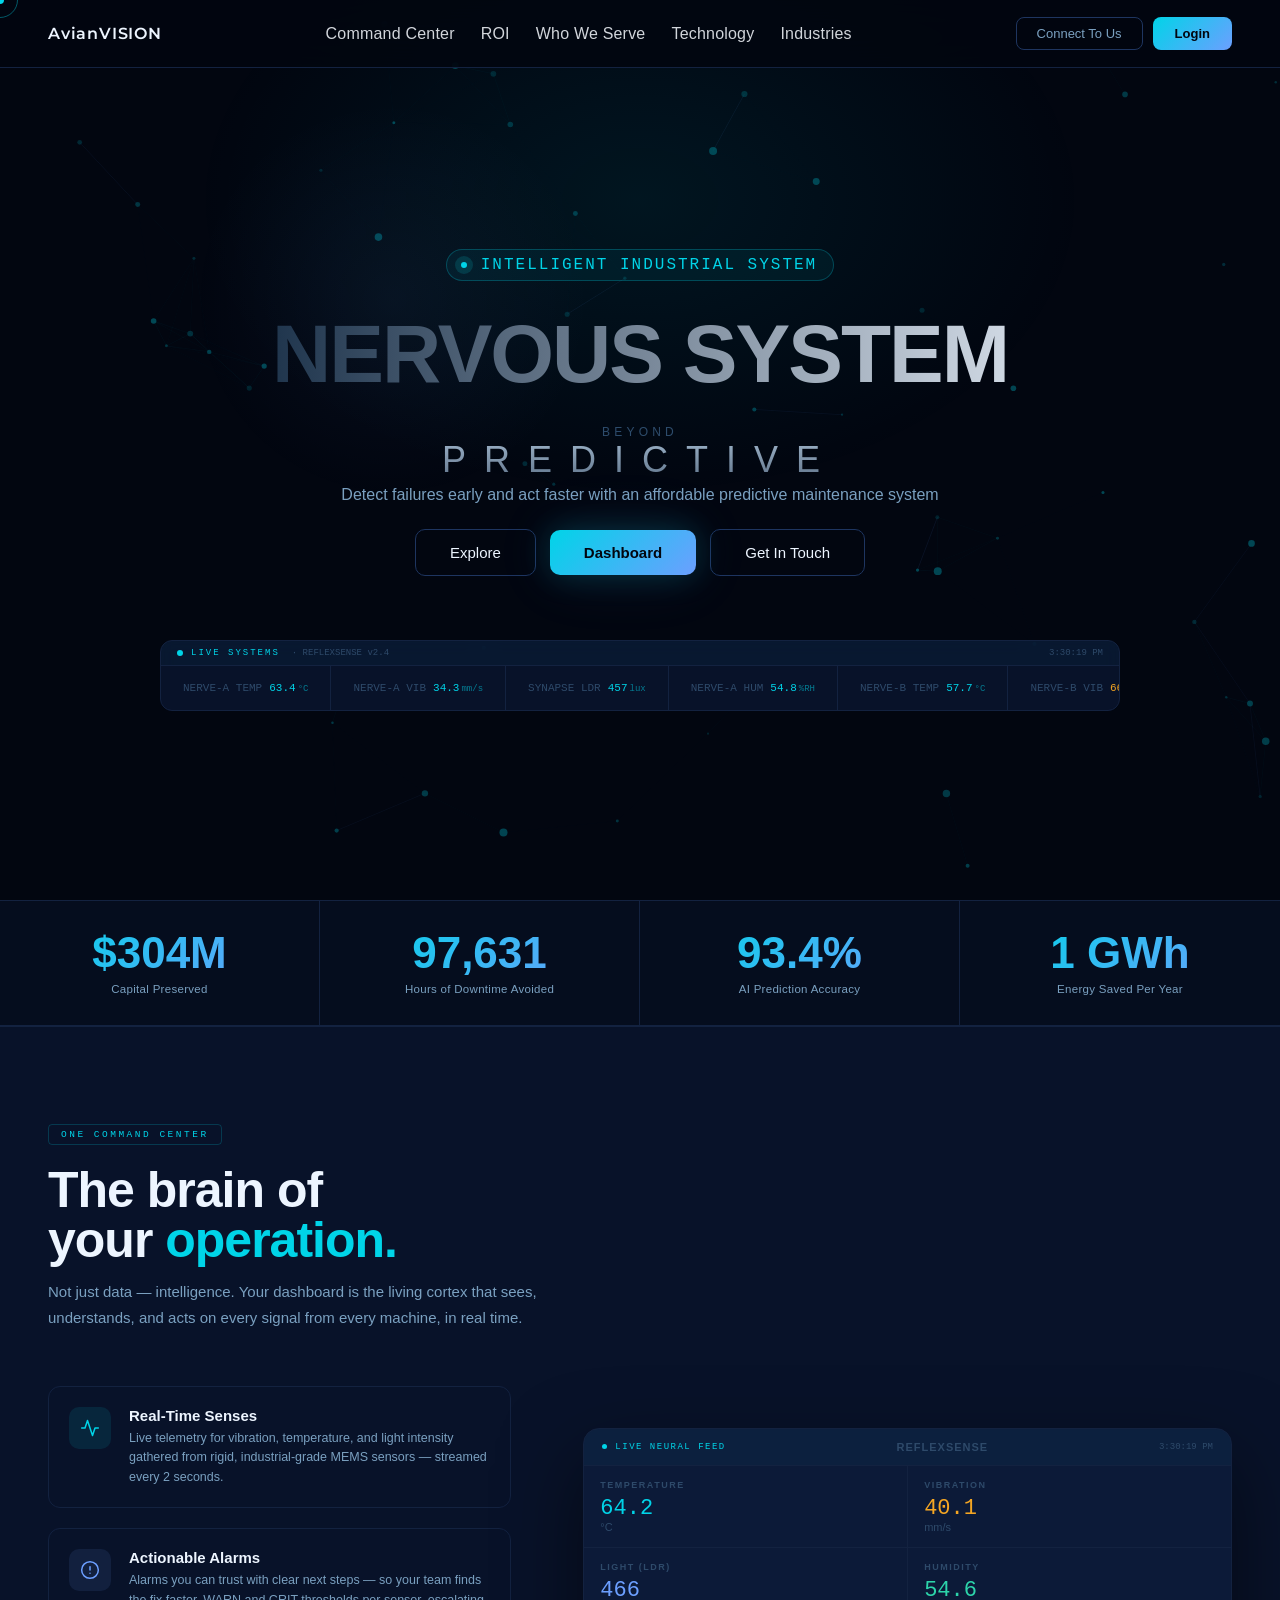
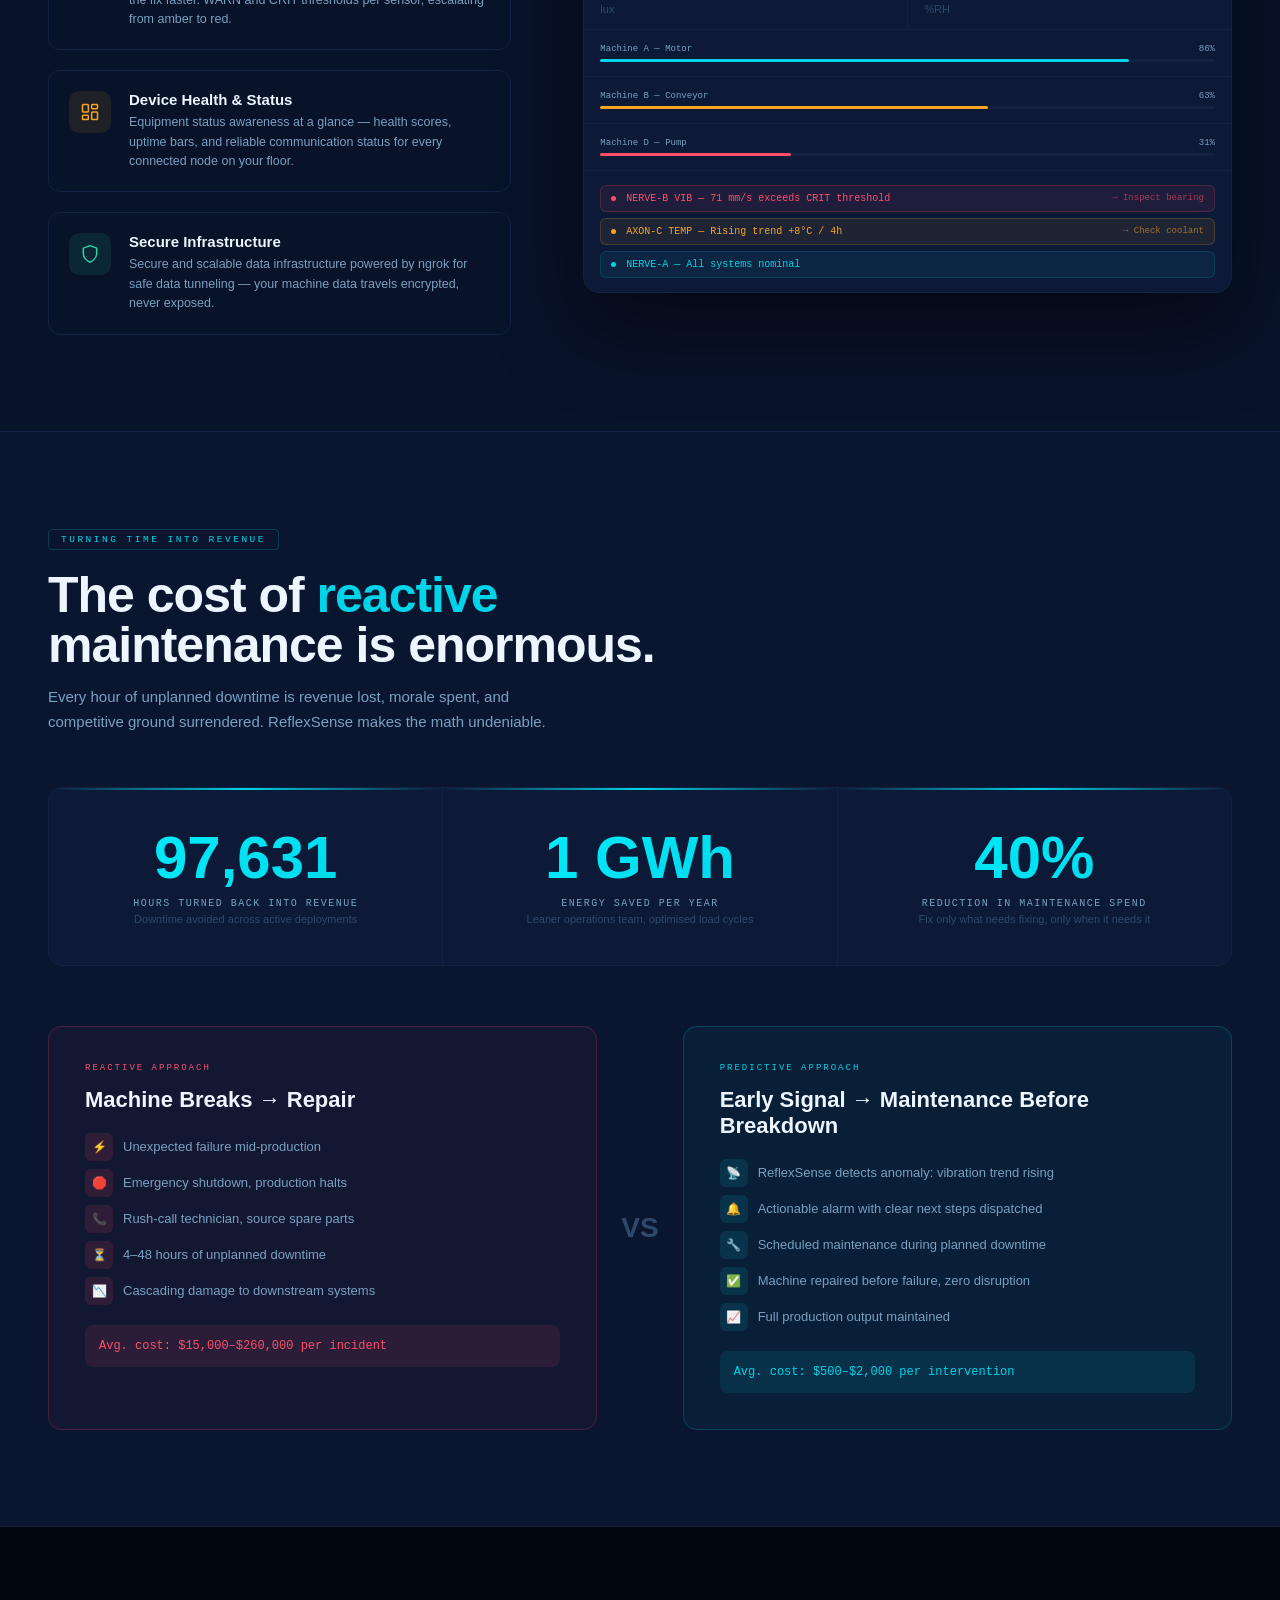
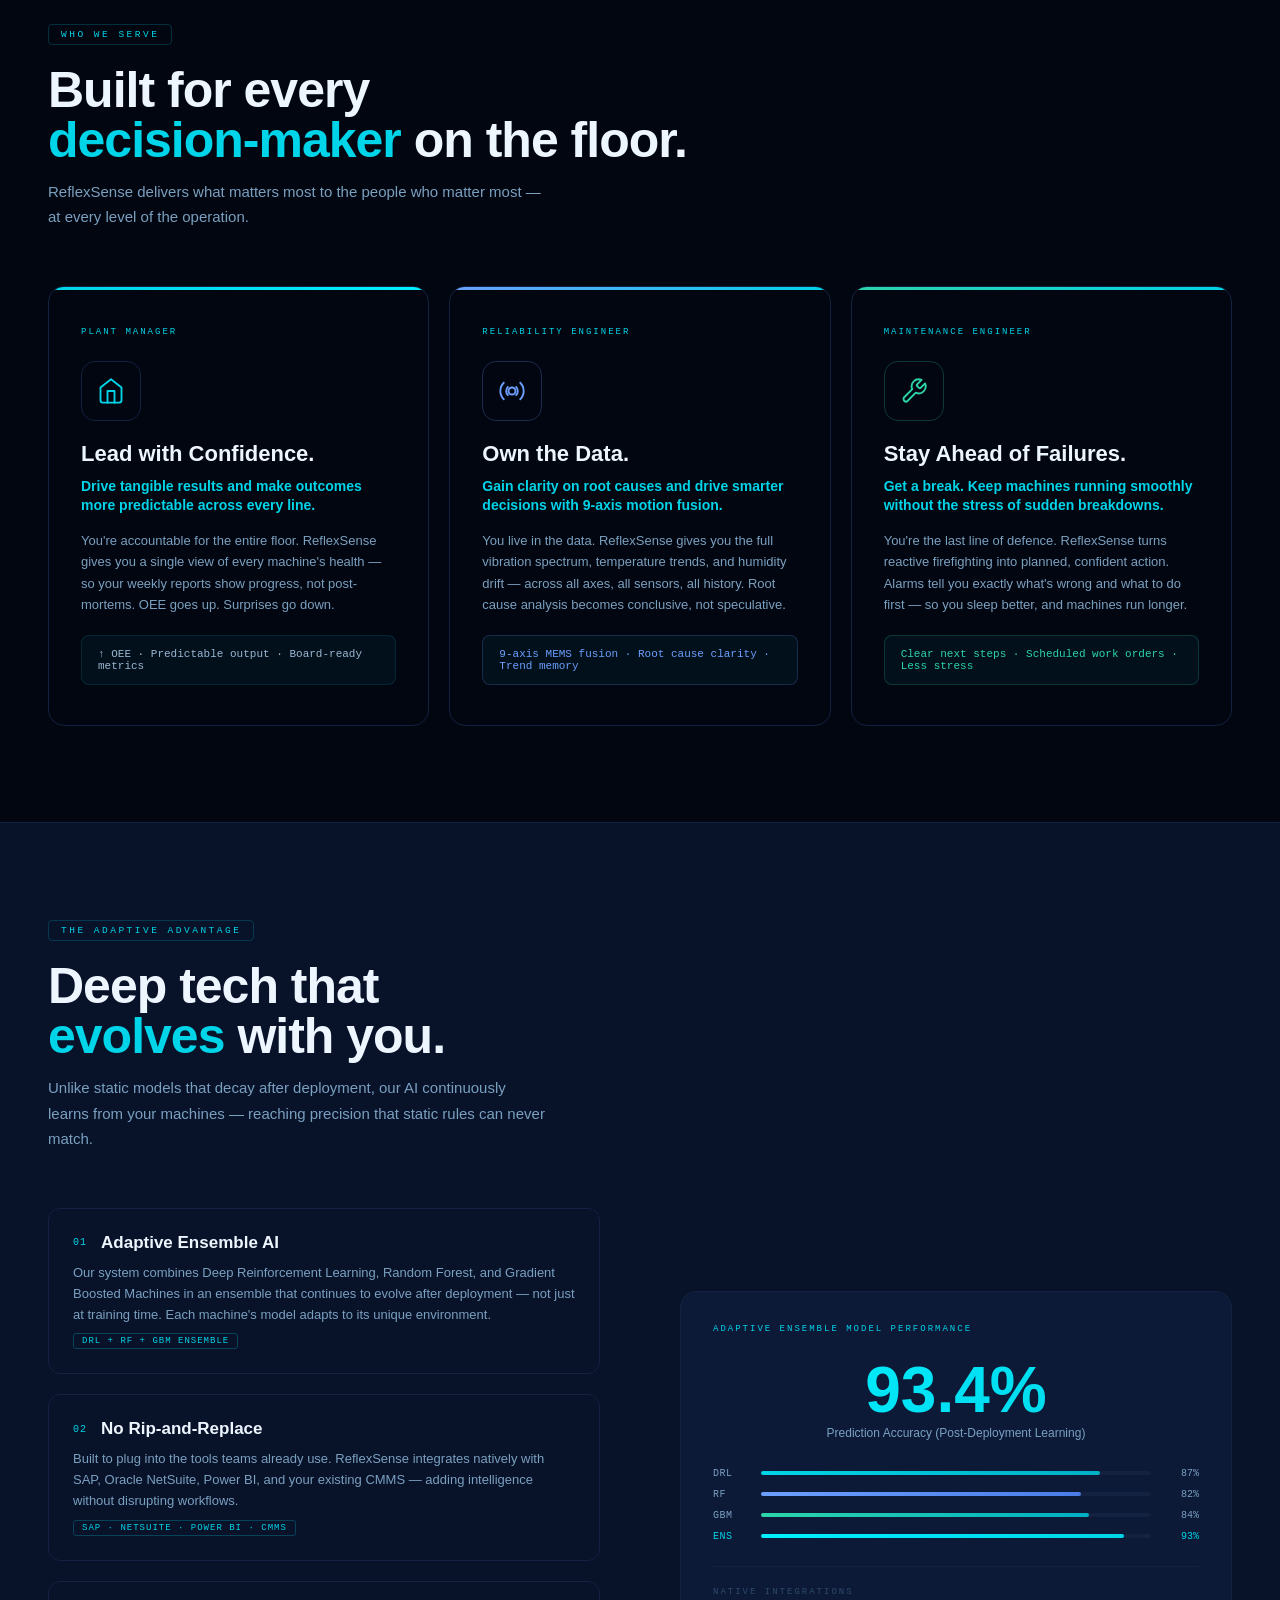
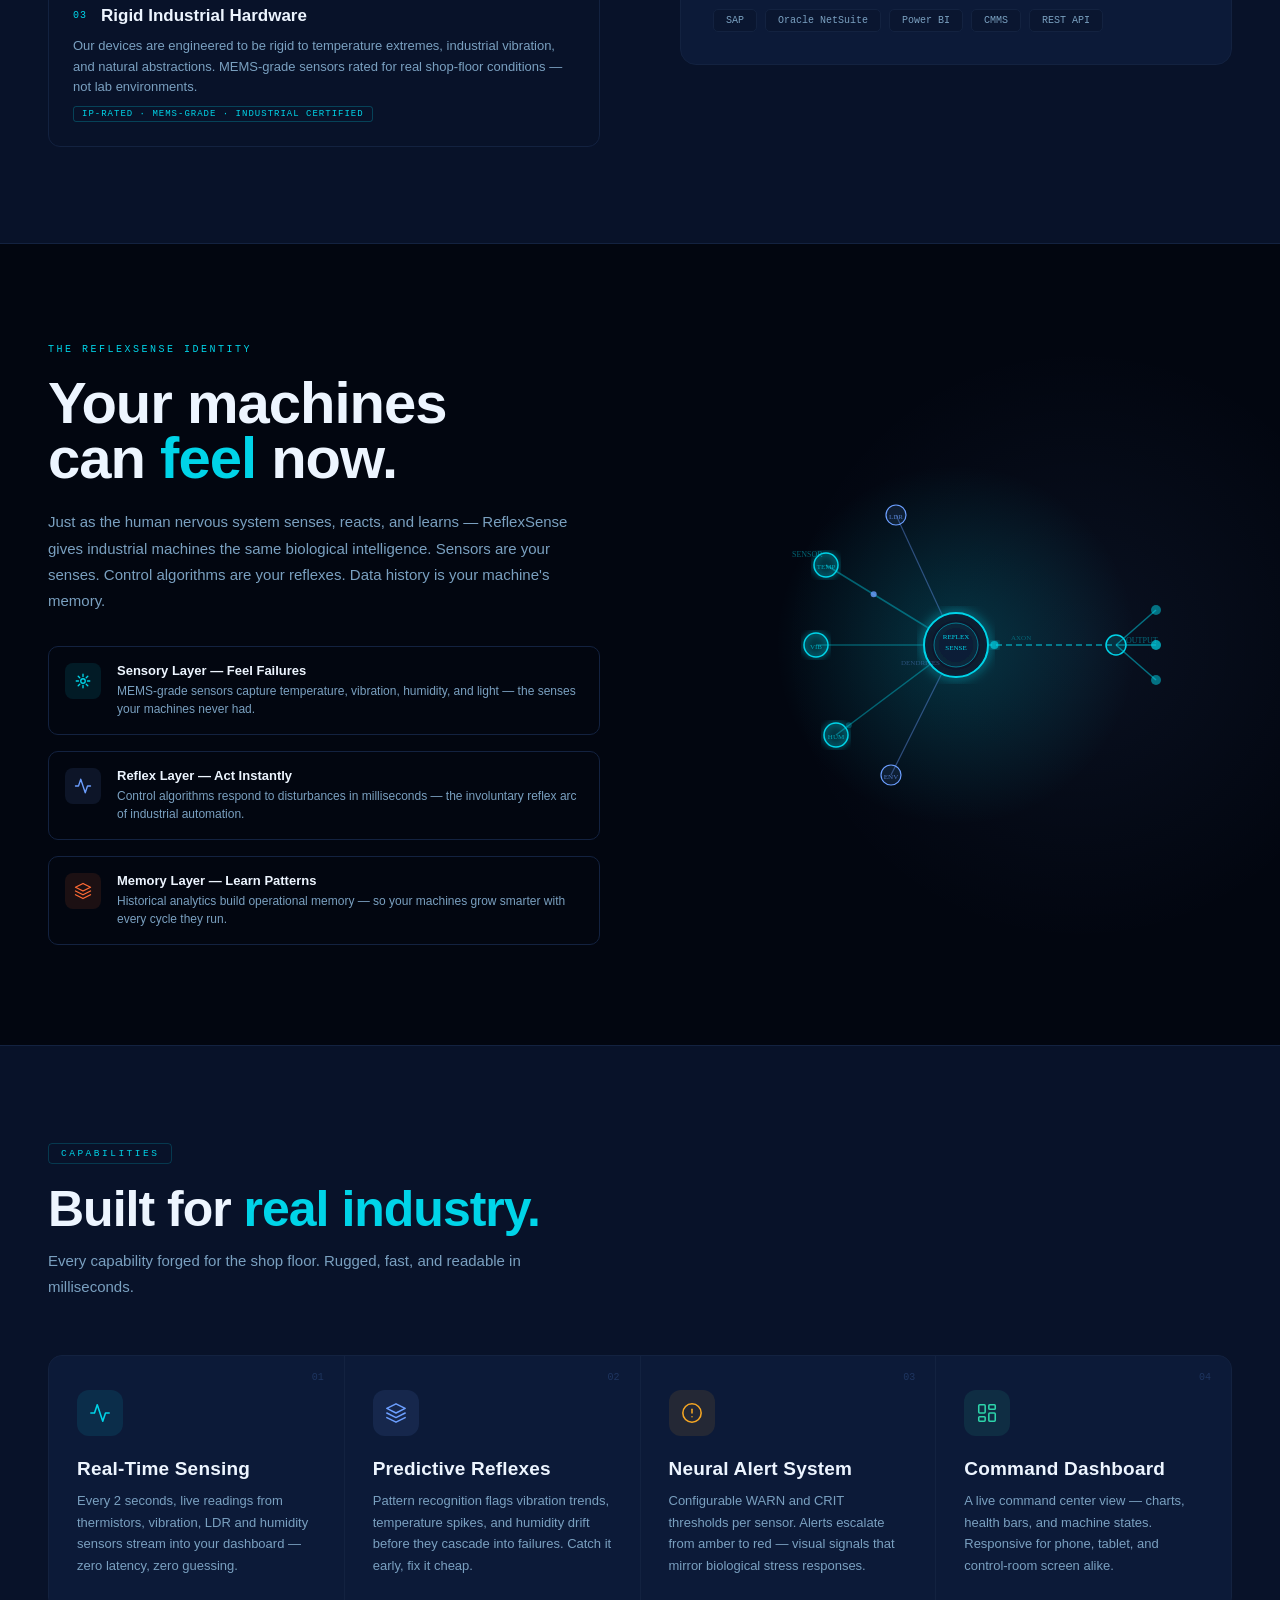
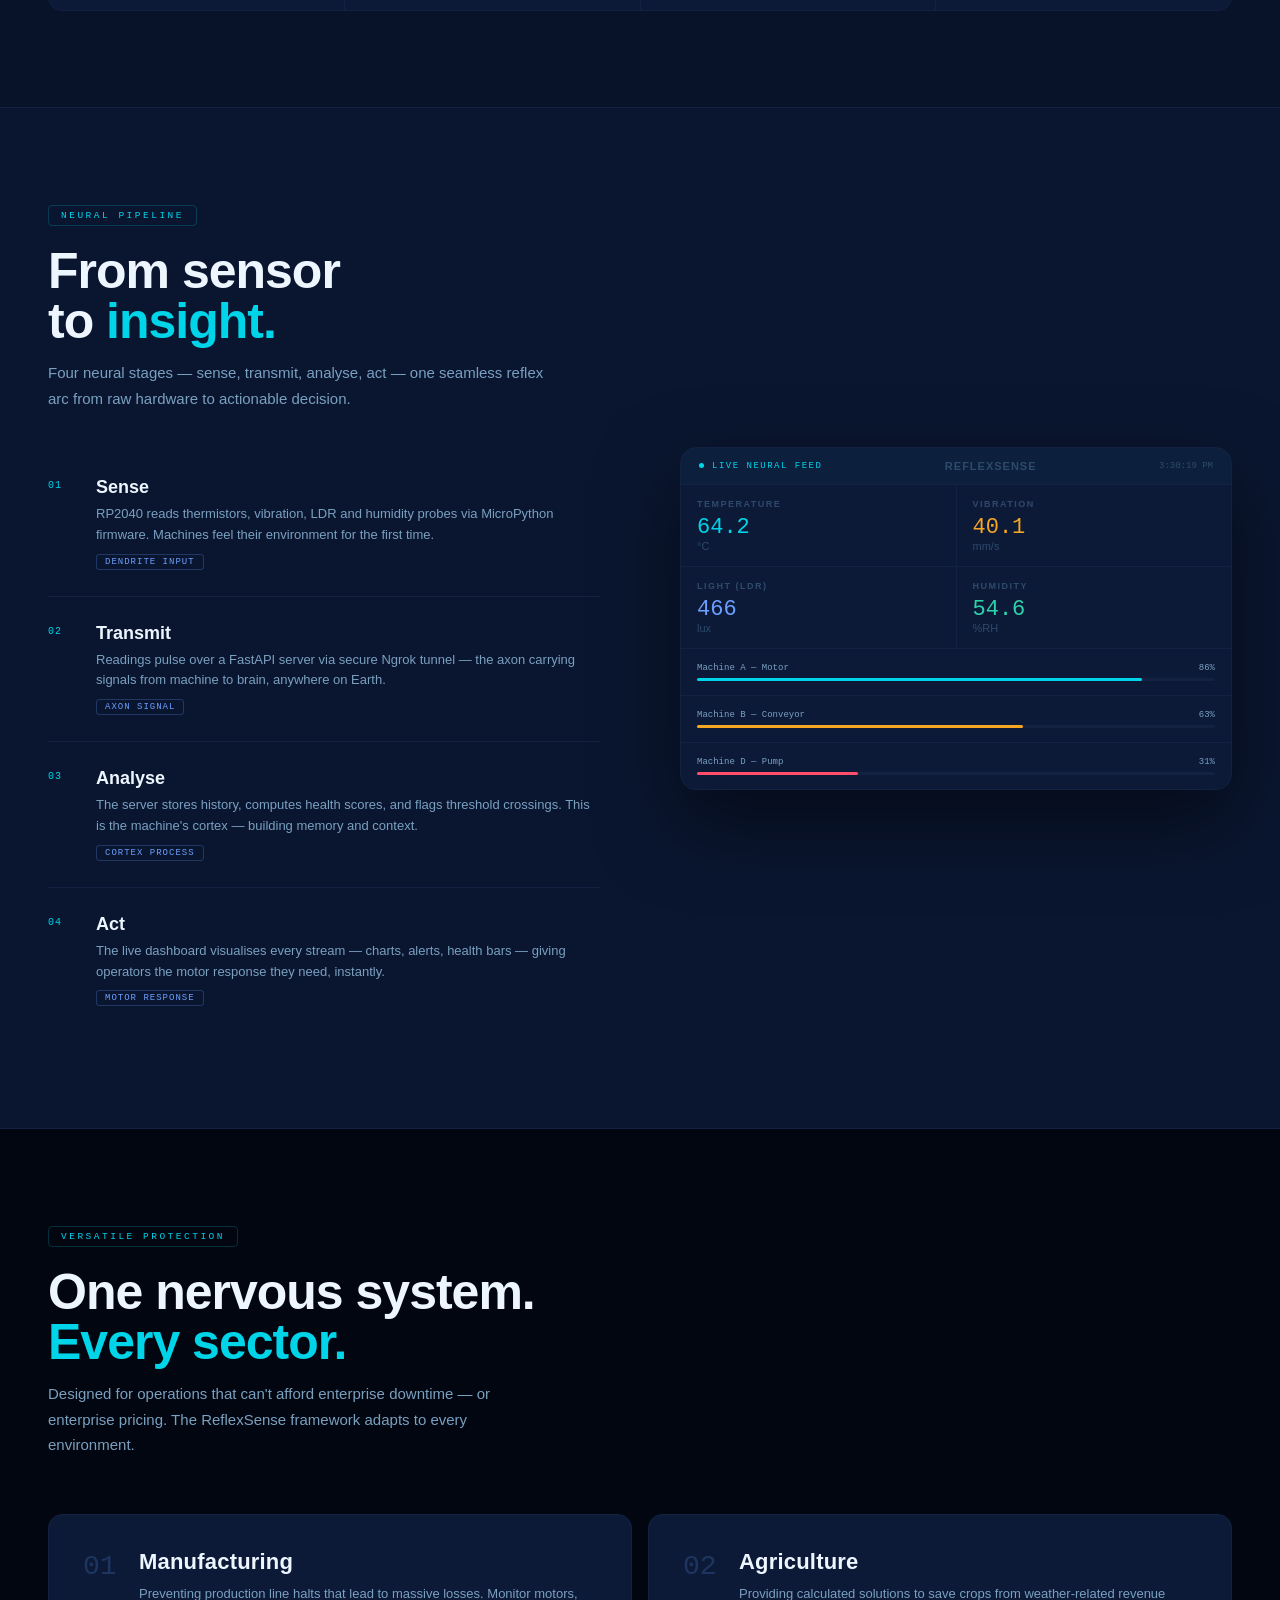
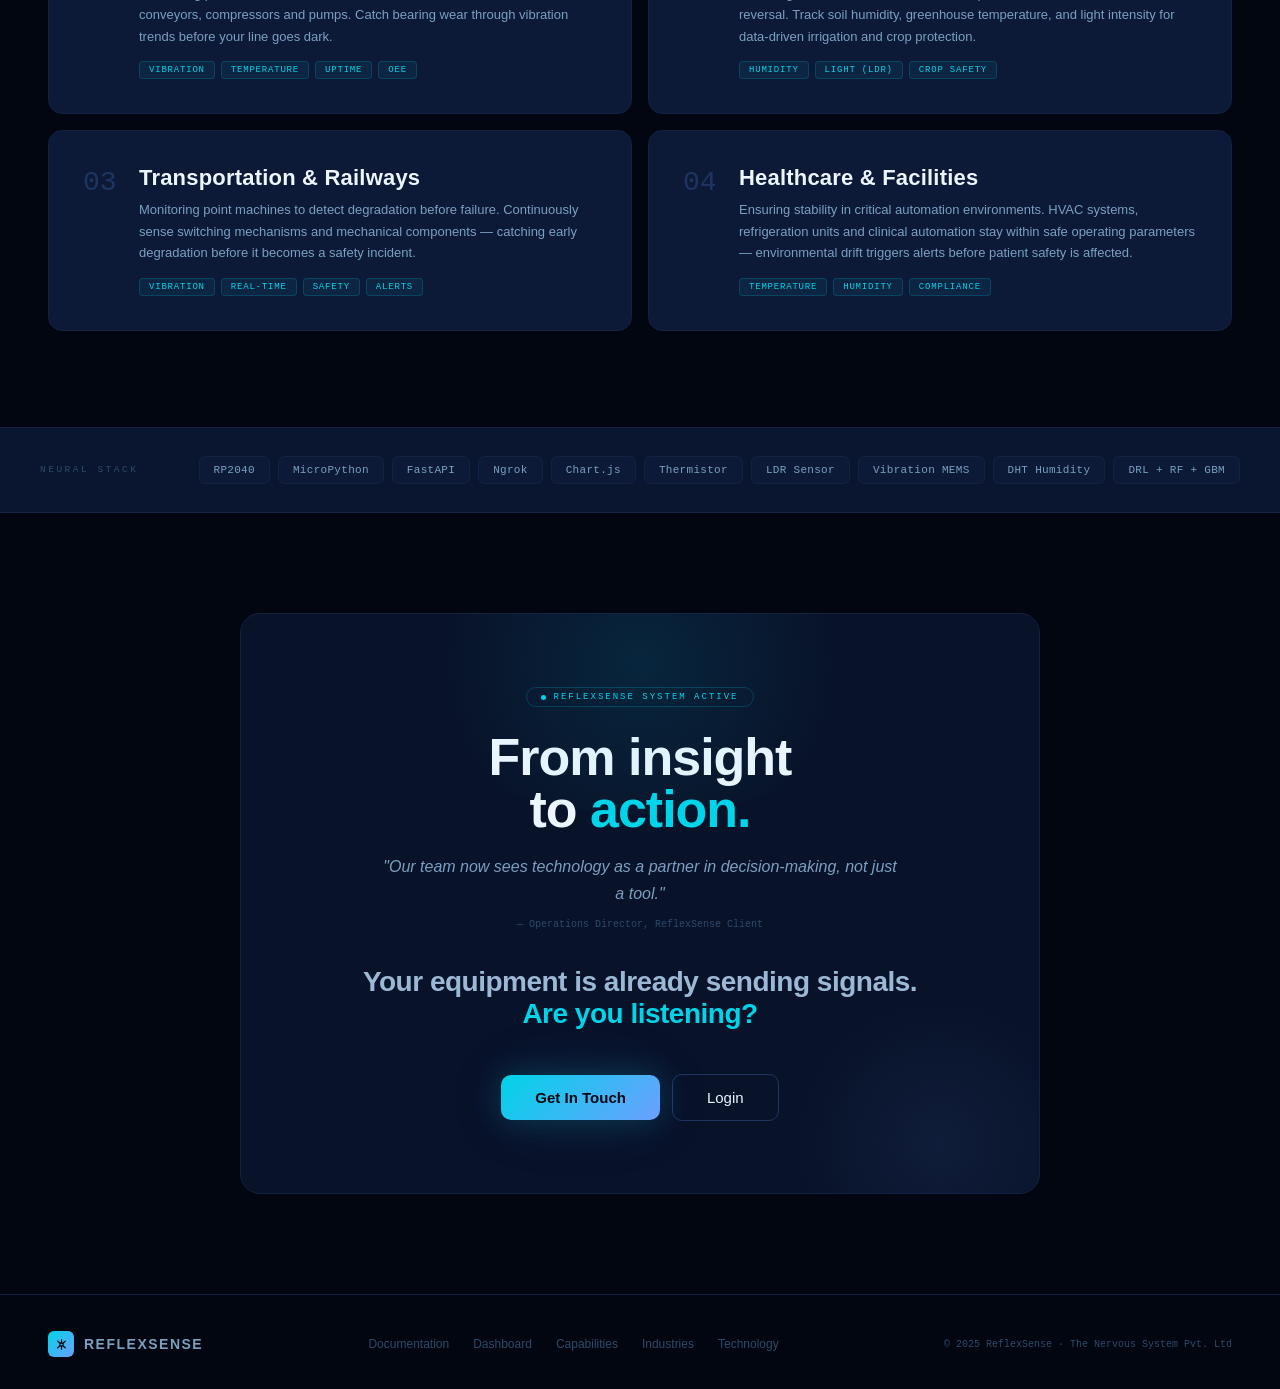
<file: index.html>
<!DOCTYPE html>
<html lang="en">
<head>
<meta charset="UTF-8">
<meta name="viewport" content="width=device-width, initial-scale=1.0">
<title>ReflexSense — The Nervous System of Industry</title>

<link href="https://fonts.googleapis.com/css2?family=Open+Sans:ital,wght@0,300;0,400;0,500;0,600;0,700;0,800;1,400&display=swap" rel="stylesheet">
<link href="https://fonts.googleapis.com/css2?family=Montserrat:wght@400;600;700&display=swap" rel="stylesheet">
<style>
*,*::before,*::after{box-sizing:border-box;margin:0;padding:0;}
html{scroll-behavior:smooth;}




:root{
  /* ── NERVOUS SYSTEM PALETTE ── */
  --void:    #020610;         /* deepest navy void */
  --deep:    #050d1e;         /* midnight navy base */
  --bg:      #081229;         /* primary bg navy */
  --bg2:     #0a1630;         /* secondary bg */
  --card:    #0c1a38;         /* card surfaces */
  --border:  #132240;         /* subtle borders */
  --border2: #1e3560;         /* active borders */
  --neural:  #00d4e8;         /* electric teal / cyan synapse */
  --neural2: #00b0c4;         /* deeper teal */
  --neural3: #00f0ff;         /* bright cyan pulse */
  --pulse:   #6c9fff;         /* soft navy-blue accent */
  --pulse2:  #4a7de8;
  --signal:  #ff6b35;         /* alert orange */
  --amber:   #f5a623;
  --red:     #ff4d6a;
  --green:   #2dd4aa;
  --nwhite:  #e8f4ff;         /* neural white */
  --lgrey:   #9bb8d4;         /* light grey UI */
  --t1:      #edf5ff;         /* primary text - neural white */
  --t2:      #7aa0c0;         /* secondary text */
  --t3:      #2e4a6a;         /* muted text */
  --fd: 'Syne', sans-serif;
  --fb: 'Space Grotesk', sans-serif;
  --fm: 'IBM Plex Mono', monospace;
}


body{background:var(--void);color:var(--t1);font-family:var(--fb);overflow-x:hidden;cursor:none;}

/* ── CUSTOM CURSOR ── */
.cursor{position:fixed;pointer-events:none;z-index:9999;mix-blend-mode:screen;}
.cursor-dot{width:8px;height:8px;border-radius:50%;background:var(--neural);transform:translate(-50%,-50%);transition:transform .1s;}
.cursor-ring{width:36px;height:36px;border-radius:50%;border:1px solid rgba(0,212,232,.4);transform:translate(-50%,-50%);transition:transform .08s, width .2s, height .2s, opacity .2s;}

/* ── NEURAL CANVAS ── */
#neuralCanvas{position:fixed;inset:0;pointer-events:none;z-index:0;opacity:.45;}

/* ── NAV ── */
nav{position:fixed;top:0;left:0;right:0;z-index:100;display:flex;align-items:center;justify-content:space-between;height:68px;padding:0 48px;background:rgba(2,6,16,.85);border-bottom:1px solid var(--border);backdrop-filter:blur(20px);}
.nav-brand{display:flex;align-items:center;gap:12px;text-decoration:none;}
.nav-logo-mark{width:38px;height:38px;border-radius:10px;background:linear-gradient(135deg, var(--neural), var(--pulse));display:flex;align-items:center;justify-content:center;position:relative;overflow:hidden;flex-shrink:0;}
.nav-logo-mark::before{content:'';position:absolute;inset:0;background:radial-gradient(circle at 30% 30%, rgba(255,255,255,.2), transparent 60%);}
.nav-logo-mark svg{width:20px;height:20px;fill:none;stroke:rgba(2,6,16,.9);stroke-width:2;stroke-linecap:round;stroke-linejoin:round;}
.nav-logotype{font-family:var(--fd);font-size:20px;font-weight:800;letter-spacing:1px;color:var(--t1);}
.nav-logotype span{color:var(--neural);}
.nav-links{display:flex;align-items:center;gap:26px;}
.nav-links a{font-family:var(--fb);font-size:16px;font-weight:500;color:#d1d5db;text-decoration:none;letter-spacing:.2px;transition:color .2s;}
.nav-links a:hover{color:var(--t1);}
.nav-cta{display:flex;align-items:center;gap:10px;}
.btn-ghost{font-family:var(--fb);font-size:13px;font-weight:500;padding:8px 20px;border-radius:8px;border:1px solid var(--border2);background:transparent;color:var(--t2);cursor:none;text-decoration:none;transition:all .2s;}
.btn-ghost:hover{border-color:var(--neural);color:var(--neural);}
.btn-primary{font-family:var(--fb);font-size:13px;font-weight:600;padding:9px 22px;border-radius:8px;border:none;background:linear-gradient(135deg, var(--neural), var(--pulse));color:var(--void);cursor:none;text-decoration:none;transition:all .25s;position:relative;overflow:hidden;}
.btn-primary::before{content:'';position:absolute;inset:0;background:rgba(255,255,255,.15);opacity:0;transition:opacity .2s;}
.btn-primary:hover::before{opacity:1;}
.nav-mob-btn{display:none;background:none;border:none;cursor:none;padding:4px;}
.nav-mob-btn svg{width:22px;height:22px;stroke:var(--t2);fill:none;stroke-width:2;stroke-linecap:round;}

/* ── HERO ── */
.hero{position:relative;min-height:100vh;display:flex;flex-direction:column;align-items:center;justify-content:center;padding:140px 48px 80px;text-align:center;overflow:hidden;}
.hero-glow-a{position:absolute;top:-100px;left:50%;transform:translateX(-50%);width:900px;height:600px;border-radius:50%;background:radial-gradient(ellipse, rgba(0,212,232,.08) 0%, transparent 70%);pointer-events:none;}
.hero-glow-b{position:absolute;top:100px;left:15%;width:400px;height:400px;border-radius:50%;background:radial-gradient(ellipse, rgba(108,159,255,.06) 0%, transparent 70%);pointer-events:none;}
.hero-badge{display:inline-flex;align-items:center;gap:8px;padding:6px 16px 6px 8px;border-radius:100px;background:rgba(0,212,232,.06);border:1px solid rgba(0,212,232,.25);font-family:var(--fm);font: size 10px;px;color:var(--neural);letter-spacing:2px;margin-bottom:32px;animation:fadeUp .7s ease both;}
.hero-badge .pulse-dot{width:18px;height:18px;border-radius:50%;background:rgba(0,212,232,.15);display:flex;align-items:center;justify-content:center;}
.hero-badge .pulse-dot::after{content:'';width:6px;height:6px;border-radius:50%;background:var(--neural);animation:blink 1.4s infinite;}
@keyframes blink{0%,100%{opacity:1}50%{opacity:.2}}
.hero h1{font-family:var(--fd);font-size:clamp(36px,6.5vw,82px);font-weight:800;line-height:1.0;letter-spacing:-2px;color:var(--t1);margin-bottom:20px;animation:fadeUp .8s .1s ease both;max-width:900px;}
.hero h1 .line-neural{display:block;background:linear-gradient(90deg, var(--neural3) 0%, var(--neural) 40%, var(--pulse) 100%);background-size:200% auto;-webkit-background-clip:text;-webkit-text-fill-color:transparent;background-clip:text;animation:shimmer 5s linear 1s infinite;}
@keyframes shimmer{from{background-position:200% center}to{background-position:-200% center}}
.hero-sub{max-width:620px;font-size:16px;font-weight:400;line-height:1.75;color:var(--t2);margin:0 auto 20px;animation:fadeUp .8s .2s ease both;}
.hero-social-proof{font-family:var(--fm);font-size:11px;color:var(--t3);margin-bottom:44px;animation:fadeUp .8s .25s ease both;letter-spacing:.5px;}
.hero-social-proof span{color:var(--neural);}
.hero-actions{display:flex;align-items:center;justify-content:center;gap:14px;flex-wrap:wrap;margin-bottom:64px;animation:fadeUp .8s .35s ease both;}
.btn-hero-fill{font-family:var(--fb);font-size:15px;font-weight:600;padding:14px 34px;border-radius:10px;border:none;background:linear-gradient(135deg, var(--neural) 0%, var(--pulse) 100%);color:var(--void);cursor:none;text-decoration:none;transition:all .3s;position:relative;overflow:hidden;box-shadow:0 0 32px rgba(0,212,232,.2),0 0 64px rgba(108,159,255,.1);}
.btn-hero-fill::before{content:'';position:absolute;inset:0;background:rgba(255,255,255,.2);opacity:0;transition:opacity .25s;}
.btn-hero-fill:hover::before{opacity:1;}
.btn-hero-fill:hover{transform:translateY(-2px);box-shadow:0 8px 40px rgba(0,212,232,.3),0 0 80px rgba(108,159,255,.15);}
.btn-hero-outline{font-family:var(--fb);font-size:15px;font-weight:500;padding:14px 34px;border-radius:10px;background:transparent;color:var(--t1);border:1px solid var(--border2);cursor:none;text-decoration:none;transition:all .25s;}
.btn-hero-outline:hover{border-color:var(--neural);color:var(--neural);}

/* ── TICKER ── */
.ticker-wrap{width:min(960px,92vw);border:1px solid var(--border);border-radius:12px;background:rgba(10,22,48,.8);overflow:hidden;animation:fadeUp .8s .45s ease both;backdrop-filter:blur(8px);}
.ticker-bar{display:flex;align-items:center;padding:7px 16px;border-bottom:1px solid var(--border);background:rgba(0,212,232,.03);}
.ticker-dot{width:6px;height:6px;border-radius:50%;background:var(--neural);margin-right:8px;animation:blink 1.4s infinite;}
.ticker-label{font-family:var(--fm);font-size:9px;letter-spacing:2px;color:var(--neural);}
.ticker-identity{font-family:var(--fm);font-size:9px;color:var(--t3);margin-left:12px;}
.ticker-time{font-family:var(--fm);font-size:9px;color:var(--t3);margin-left:auto;}
.ticker-scroll{overflow:hidden;height:44px;position:relative;}
.ticker-track{display:flex;gap:0;animation:ticker 24s linear infinite;white-space:nowrap;width:max-content;}
.tick{display:inline-flex;align-items:center;gap:7px;padding:0 22px;border-right:1px solid var(--border);height:44px;font-family:var(--fm);font-size:11px;}
.tick-key{color:var(--t3);}
.tick-val{font-weight:500;}
.tick-val.ok{color:var(--neural);}
.tick-val.warn{color:var(--amber);}
.tick-val.crit{color:var(--red);}
@keyframes ticker{from{transform:translateX(0)}to{transform:translateX(-50%)}}
@keyframes fadeUp{from{opacity:0;transform:translateY(24px)}to{opacity:1;transform:translateY(0)}}

/* SPACEBORN STYLE HERO TEXT */

.hero-title-main{
    font-weight: 800;
    letter-spacing: -2px;

    background: linear-gradient(
        270deg,
        #9e9a9a,
        #cfd8e3,
        #1f354d
    );

    -webkit-background-clip: text;
    -webkit-text-fill-color: transparent;
}
.hero-title-main{
    background-size: 200% auto;

    animation: shine 6s linear infinite;
}

@keyframes shine {
    from {
        background-position: 200% center;
    }
    to {
        background-position: -200% center;
    }
}

.hero-beyond {
    font-size: 12px;
    letter-spacing: 0.35em;
    color: var(--t3);
    margin-top: 10px;
}

.hero-wide{
    font-size: clamp(24px, 3vw, 36px);

    letter-spacing: 0.5em;

    background: linear-gradient(
        180deg,
        #9fb3c8,
        #5f738a
    );

    -webkit-background-clip: text;
    -webkit-text-fill-color: transparent;
}

.hero-subtitle-new {
    font-size: 16px;
    color: var(--t2);
    margin-top: 18px;
    max-width: 640px;
}

/* ── STATS BAR ── */
.statsbar{display:grid;grid-template-columns:repeat(4,1fr);border-top:1px solid var(--border);border-bottom:1px solid var(--border);background:var(--deep);position:relative;z-index:1;}
.stat{padding:30px 24px;text-align:center;border-right:1px solid var(--border);position:relative;}
.stat:last-child{border-right:none;}
.stat::before{content:'';position:absolute;top:0;left:0;right:0;height:2px;background:linear-gradient(90deg,transparent,var(--neural),transparent);opacity:0;transition:opacity .4s;}
.stat:hover::before{opacity:1;}
.stat-num{font-family:var(--fd);font-size:44px;font-weight:800;background:linear-gradient(135deg, var(--neural), var(--pulse));-webkit-background-clip:text;-webkit-text-fill-color:transparent;background-clip:text;line-height:1;}
.stat-label{font-size:11.5px;color:var(--t2);margin-top:8px;letter-spacing:.3px;font-weight:400;}


/* ── SECTION COMMONS ── */
.container{max-width:1200px;margin:0 auto;}
.section-eyebrow{display:inline-flex;align-items:center;gap:8px;font-family:var(--fm);font-size:9.5px;letter-spacing:2.5px;color:var(--neural);padding:4px 12px;border:1px solid rgba(0,212,232,.2);border-radius:4px;margin-bottom:20px;}
.section-h{font-family:var(--fd);font-size:clamp(30px,4.5vw,50px);font-weight:800;line-height:1;letter-spacing:-1px;color:var(--t1);margin-bottom:14px;}
.section-h em{font-style:normal;color:var(--neural);}
.section-p{font-size:15px;font-weight:400;line-height:1.7;color:var(--t2);max-width:500px;}

/* ── DASHBOARD SHOWCASE ── */
.dashboard-section{background:var(--bg);padding:96px 48px;border-top:1px solid var(--border);}
.dash-inner{display:grid;grid-template-columns:1fr 1.4fr;gap:72px;align-items:center;margin-top:56px;}
.dash-features{display:flex;flex-direction:column;gap:20px;}
.dash-feat{display:flex;gap:18px;padding:20px;border:1px solid var(--border);border-radius:12px;transition:border-color .3s,background .3s;}
.dash-feat:hover{border-color:var(--border2);background:rgba(0,212,232,.03);}
.dash-feat-icon{width:42px;height:42px;border-radius:10px;display:flex;align-items:center;justify-content:center;flex-shrink:0;}
.dash-feat-icon svg{width:20px;height:20px;fill:none;stroke-width:1.8;stroke-linecap:round;stroke-linejoin:round;}
.dfi-a{background:rgba(0,212,232,.1);} .dfi-a svg{stroke:var(--neural);}
.dfi-b{background:rgba(108,159,255,.1);} .dfi-b svg{stroke:var(--pulse);}
.dfi-c{background:rgba(245,166,35,.1);} .dfi-c svg{stroke:var(--amber);}
.dfi-d{background:rgba(45,212,170,.1);} .dfi-d svg{stroke:var(--green);}
.dash-feat-text h4{font-family:var(--fd);font-size:15px;font-weight:700;color:var(--t1);margin-bottom:5px;}
.dash-feat-text p{font-size:12.5px;color:var(--t2);line-height:1.55;}

/* ── MINI DASHBOARD ── */
.mini-dashboard{background:var(--card);border:1px solid var(--border);border-radius:16px;overflow:hidden;box-shadow:0 32px 80px rgba(0,0,0,.5);}
.mini-hdr{display:flex;align-items:center;justify-content:space-between;padding:12px 18px;border-bottom:1px solid var(--border);background:rgba(0,212,232,.03);}
.mini-hdr-left{display:flex;align-items:center;gap:8px;font-family:var(--fm);font-size:9px;color:var(--neural);letter-spacing:1.5px;}
.mini-live-dot{width:5px;height:5px;border-radius:50%;background:var(--neural);animation:blink 1.4s infinite;}
.mini-brand{font-family:var(--fd);font-size:11px;font-weight:700;color:var(--t3);letter-spacing:1px;}
.mini-cards{display:grid;grid-template-columns:1fr 1fr;gap:1px;background:var(--border);}
.mini-card{background:var(--card);padding:14px 16px;}
.mini-card-l{font-size:9px;font-weight:600;letter-spacing:1.5px;text-transform:uppercase;color:var(--t3);margin-bottom:6px;}
.mini-card-v{font-family:var(--fm);font-size:22px;font-weight:500;}
.mini-card-v.teal{color:var(--neural);}
.mini-card-v.amber{color:var(--amber);}
.mini-card-v.blue{color:var(--pulse);}
.mini-card-v.green{color:var(--green);}
.mini-card-u{font-size:11px;color:var(--t3);}
.mini-bar-row{padding:14px 16px;border-top:1px solid var(--border);}
.mini-bar-label{display:flex;justify-content:space-between;font-family:var(--fm);font-size:9px;color:var(--t2);margin-bottom:5px;}
.mini-bar-track{height:3px;background:var(--border);border-radius:2px;}
.mini-bar-fill{height:100%;border-radius:2px;transition:width 2s ease;}
.mini-alarms{padding:14px 16px;border-top:1px solid var(--border);}
.mini-alarm{display:flex;align-items:center;gap:10px;padding:7px 10px;border-radius:6px;margin-bottom:6px;font-family:var(--fm);font-size:10px;}
.mini-alarm:last-child{margin-bottom:0;}
.alarm-warn{background:rgba(245,166,35,.08);border:1px solid rgba(245,166,35,.2);color:var(--amber);}
.alarm-crit{background:rgba(255,77,106,.08);border:1px solid rgba(255,77,106,.2);color:var(--red);}
.alarm-ok{background:rgba(0,212,232,.06);border:1px solid rgba(0,212,232,.15);color:var(--neural);}
.alarm-dot{width:5px;height:5px;border-radius:50%;flex-shrink:0;background:currentColor;}
.alarm-next{margin-left:auto;font-size:9px;opacity:.6;}

/* ── ECONOMIC IMPACT ── */
.economic{background:var(--bg2);padding:96px 48px;border-top:1px solid var(--border);}
.econ-top{display:grid;grid-template-columns:1fr 1fr 1fr;gap:1px;background:var(--border);border:1px solid var(--border);border-radius:14px;overflow:hidden;margin-bottom:60px;}
.econ-metric{background:var(--card);padding:40px 32px;text-align:center;position:relative;}
.econ-metric::before{content:'';position:absolute;top:0;left:0;right:0;height:2px;background:linear-gradient(90deg,transparent,var(--neural),transparent);}
.econ-val{font-family:var(--fd);font-size:clamp(36px,5vw,60px);font-weight:800;line-height:1;background:linear-gradient(135deg, var(--neural3), var(--neural));-webkit-background-clip:text;-webkit-text-fill-color:transparent;background-clip:text;}
.econ-label{font-family:var(--fm);font-size:10px;letter-spacing:1.5px;color:var(--t2);margin-top:10px;}
.econ-sub{font-size:11px;color:var(--t3);margin-top:4px;}

/* reactive vs predictive */
.vs-grid{display:grid;grid-template-columns:1fr auto 1fr;gap:24px;align-items:stretch;}
.vs-card{border-radius:14px;padding:36px;border:1px solid var(--border);}
.vs-reactive{background:rgba(255,77,106,.04);border-color:rgba(255,77,106,.2);}
.vs-predictive{background:rgba(0,212,232,.04);border-color:rgba(0,212,232,.2);}
.vs-label{font-family:var(--fm);font-size:9px;letter-spacing:2px;margin-bottom:14px;}
.vs-label.red{color:var(--red);}
.vs-label.teal{color:var(--neural);}
.vs-title{font-family:var(--fd);font-size:22px;font-weight:700;color:var(--t1);margin-bottom:20px;}
.vs-flow{display:flex;flex-direction:column;gap:8px;}
.vs-step{display:flex;align-items:center;gap:10px;font-size:13px;color:var(--t2);}
.vs-step-icon{width:28px;height:28px;border-radius:6px;display:flex;align-items:center;justify-content:center;flex-shrink:0;font-size:12px;}
.vs-icon-red{background:rgba(255,77,106,.12);color:var(--red);}
.vs-icon-teal{background:rgba(0,212,232,.12);color:var(--neural);}
.vs-cost{margin-top:20px;padding:14px;border-radius:8px;font-family:var(--fm);font-size:12px;font-weight:500;}
.vs-cost-bad{background:rgba(255,77,106,.1);color:var(--red);}
.vs-cost-good{background:rgba(0,212,232,.1);color:var(--neural);}
.vs-divider{display:flex;align-items:center;justify-content:center;font-family:var(--fd);font-size:28px;font-weight:800;color:var(--t3);}

/* ── PERSONAS ── */
.personas{background:var(--void);padding:96px 48px;border-top:1px solid var(--border);}
.personas-grid{display:grid;grid-template-columns:repeat(3,1fr);gap:20px;margin-top:56px;}
.persona-card{border:1px solid var(--border);border-radius:16px;padding:40px 32px;position:relative;overflow:hidden;transition:border-color .3s,transform .3s;}
.persona-card:hover{border-color:var(--border2);transform:translateY(-4px);}
.persona-card::before{content:'';position:absolute;top:0;left:0;right:0;height:3px;}
.persona-pm::before{background:linear-gradient(90deg, var(--neural), var(--neural3));}
.persona-re::before{background:linear-gradient(90deg, var(--pulse), var(--neural));}
.persona-me::before{background:linear-gradient(90deg, var(--green), var(--neural));}
.persona-tag{font-family:var(--fm);font-size:9px;letter-spacing:2px;color:var(--neural);margin-bottom:24px;display:block;}
.persona-icon-wrap{width:60px;height:60px;border-radius:14px;display:flex;align-items:center;justify-content:center;margin-bottom:20px;border:1px solid var(--border);}
.persona-icon-wrap svg{width:28px;height:28px;fill:none;stroke-width:1.6;stroke-linecap:round;stroke-linejoin:round;stroke:var(--neural);}
.persona-name{font-family:var(--fd);font-size:22px;font-weight:700;color:var(--t1);margin-bottom:10px;}
.persona-tagline{font-size:14px;font-weight:600;color:var(--neural);margin-bottom:14px;line-height:1.4;}
.persona-desc{font-size:13px;color:var(--t2);line-height:1.65;}
.persona-benefit{margin-top:20px;padding:12px 16px;background:rgba(0,212,232,.05);border:1px solid rgba(0,212,232,.12);border-radius:8px;font-family:var(--fm);font-size:11px;color:var(--lgrey);}

/* ── ADAPTIVE ADVANTAGE (TECH TRUST) ── */
.adaptive{background:var(--bg);padding:96px 48px;border-top:1px solid var(--border);}
.adaptive-inner{display:grid;grid-template-columns:1fr 1fr;gap:80px;align-items:center;margin-top:56px;}
.adv-pillars{display:flex;flex-direction:column;gap:20px;}
.adv-pillar{padding:24px;border:1px solid var(--border);border-radius:12px;transition:border-color .3s;}
.adv-pillar:hover{border-color:var(--border2);}
.adv-pillar-header{display:flex;align-items:center;gap:14px;margin-bottom:10px;}
.adv-num{font-family:var(--fm);font-size:10px;color:var(--neural);letter-spacing:1px;}
.adv-h{font-family:var(--fd);font-size:17px;font-weight:700;color:var(--t1);}
.adv-p{font-size:13px;color:var(--t2);line-height:1.6;}
.adv-badge{display:inline-flex;font-family:var(--fm);font-size:9px;color:var(--neural);padding:2px 8px;border:1px solid rgba(0,212,232,.25);border-radius:3px;margin-top:8px;letter-spacing:1px;}
.ai-diagram{background:var(--card);border:1px solid var(--border);border-radius:16px;padding:32px;overflow:hidden;}
.ai-diagram-title{font-family:var(--fm);font-size:9px;letter-spacing:2px;color:var(--neural);margin-bottom:24px;}
.ai-accuracy{text-align:center;margin-bottom:28px;}
.ai-acc-num{font-family:var(--fd);font-size:64px;font-weight:800;background:linear-gradient(135deg,var(--neural3),var(--neural));-webkit-background-clip:text;-webkit-text-fill-color:transparent;background-clip:text;line-height:1;}
.ai-acc-label{font-size:12px;color:var(--t2);margin-top:4px;}
.ai-models{display:flex;flex-direction:column;gap:10px;}
.ai-model{display:flex;align-items:center;gap:12px;}
.ai-model-label{font-family:var(--fm);font-size:10px;color:var(--t2);min-width:36px;letter-spacing:.5px;}
.ai-model-bar-track{flex:1;height:4px;background:var(--border);border-radius:2px;}
.ai-model-bar-fill{height:100%;border-radius:2px;transition:width 2s ease;}
.ai-model-pct{font-family:var(--fm);font-size:10px;color:var(--t2);min-width:36px;text-align:right;}
.integrations{margin-top:24px;padding-top:20px;border-top:1px solid var(--border);}
.int-label{font-family:var(--fm);font-size:9px;letter-spacing:2px;color:var(--t3);margin-bottom:12px;}
.int-chips{display:flex;gap:8px;flex-wrap:wrap;}
.int-chip{font-family:var(--fm);font-size:10px;padding:5px 12px;border-radius:5px;background:var(--bg2);border:1px solid var(--border);color:var(--t2);}

/* ── IDENTITY / HOW IT WORKS ── */
.identity{background:var(--void);padding:100px 48px;position:relative;overflow:hidden;border-top:1px solid var(--border);}
.identity-bg{position:absolute;right:-100px;top:50%;transform:translateY(-50%);width:600px;height:600px;border-radius:50%;background:radial-gradient(ellipse, rgba(108,159,255,.07) 0%, transparent 70%);pointer-events:none;}
.id-inner{max-width:1200px;margin:0 auto;display:grid;grid-template-columns:1fr 1fr;gap:80px;align-items:center;}
.id-kicker{font-family:var(--fm);font-size:10px;letter-spacing:2.5px;color:var(--neural);margin-bottom:20px;}
.id-h{font-family:var(--fd);font-size:clamp(36px,5vw,58px);font-weight:800;line-height:.95;letter-spacing:-1px;color:var(--t1);margin-bottom:24px;}
.id-h em{font-style:normal;color:var(--neural);}
.id-p{font-size:15px;font-weight:400;line-height:1.75;color:var(--t2);margin-bottom:32px;}
.id-pillars{display:flex;flex-direction:column;gap:16px;}
.pillar{display:flex;align-items:flex-start;gap:16px;padding:16px;border:1px solid var(--border);border-radius:10px;transition:border-color .3s;}
.pillar:hover{border-color:var(--border2);}
.pillar-icon{width:36px;height:36px;border-radius:8px;flex-shrink:0;display:flex;align-items:center;justify-content:center;}
.pillar-icon svg{width:18px;height:18px;fill:none;stroke-width:1.8;stroke-linecap:round;stroke-linejoin:round;}
.pi-neural{background:rgba(0,212,232,.1);} .pi-neural svg{stroke:var(--neural);}
.pi-pulse{background:rgba(108,159,255,.1);} .pi-pulse svg{stroke:var(--pulse);}
.pi-signal{background:rgba(255,107,53,.1);} .pi-signal svg{stroke:var(--signal);}
.pillar-h{font-family:var(--fb);font-size:13px;font-weight:600;color:var(--t1);margin-bottom:4px;}
.pillar-p{font-size:12px;color:var(--t2);line-height:1.5;}
#neuronDiagram{width:100%;max-width:440px;height:440px;}

/* ── FEATURES ── */
.features{background:var(--bg);padding:96px 48px;border-top:1px solid var(--border);}
.feat-grid{display:grid;grid-template-columns:repeat(4,1fr);gap:1px;background:var(--border);border:1px solid var(--border);border-radius:14px;overflow:hidden;margin-top:56px;}
.feat-card{background:var(--card);padding:34px 28px;position:relative;overflow:hidden;transition:background .3s;}
.feat-card:hover{background:var(--bg2);}
.feat-card::after{content:'';position:absolute;bottom:0;left:0;right:0;height:1px;background:linear-gradient(90deg,transparent,var(--neural),transparent);opacity:0;transition:opacity .4s;}
.feat-card:hover::after{opacity:1;}
.feat-icon{width:46px;height:46px;border-radius:12px;display:flex;align-items:center;justify-content:center;margin-bottom:22px;}
.feat-icon svg{width:22px;height:22px;fill:none;stroke-width:1.7;stroke-linecap:round;stroke-linejoin:round;}
.fi-a{background:rgba(0,212,232,.1);} .fi-a svg{stroke:var(--neural);}
.fi-b{background:rgba(108,159,255,.1);} .fi-b svg{stroke:var(--pulse);}
.fi-c{background:rgba(245,166,35,.1);} .fi-c svg{stroke:var(--amber);}
.fi-d{background:rgba(45,212,170,.1);} .fi-d svg{stroke:var(--green);}
.feat-h{font-family:var(--fd);font-size:19px;font-weight:700;color:var(--t1);margin-bottom:10px;letter-spacing:.2px;}
.feat-p{font-size:13px;font-weight:400;line-height:1.65;color:var(--t2);}
.feat-number{position:absolute;top:16px;right:20px;font-family:var(--fm);font-size:10px;color:var(--border2);}

/* ── HOW IT WORKS ── */
.how{background:var(--bg2);padding:96px 48px;border-top:1px solid var(--border);}
.how-inner{display:grid;grid-template-columns:1fr 1fr;gap:80px;align-items:center;}
.how-steps{display:flex;flex-direction:column;gap:0;}
.step{display:flex;gap:20px;padding:26px 0;border-bottom:1px solid var(--border);}
.step:last-child{border-bottom:none;}
.step-num{font-family:var(--fm);font-size:10px;color:var(--neural);letter-spacing:1px;min-width:28px;padding-top:3px;font-weight:500;}
.step-h{font-family:var(--fd);font-size:18px;font-weight:700;color:var(--t1);margin-bottom:6px;}
.step-p{font-size:13px;font-weight:400;line-height:1.6;color:var(--t2);}
.step-tag{display:inline-block;font-family:var(--fm);font-size:9px;letter-spacing:1px;color:var(--pulse);padding:2px 8px;border:1px solid rgba(108,159,255,.25);border-radius:3px;margin-top:8px;}

.logo-main {
  font-family: "Montserrat", sans-serif;
  font-weight: 600;
  letter-spacing: 0.05em;
}

/* ── USE CASES ── */
.usecases{background:var(--void);padding:96px 48px;border-top:1px solid var(--border);}
.uc-grid{display:grid;grid-template-columns:repeat(2,1fr);gap:16px;margin-top:56px;}
.uc-card{background:var(--card);border:1px solid var(--border);border-radius:14px;padding:34px;display:flex;gap:22px;transition:border-color .3s,transform .3s;cursor:default;position:relative;overflow:hidden;}
.uc-card::before{content:'';position:absolute;inset:0;background:linear-gradient(135deg, rgba(0,212,232,.03), transparent);opacity:0;transition:opacity .4s;}
.uc-card:hover::before{opacity:1;}
.uc-card:hover{border-color:var(--border2);transform:translateY(-3px);}
.uc-num{font-family:var(--fm);font-size:28px;font-weight:400;color:var(--border2);line-height:1;min-width:34px;padding-top:4px;transition:color .3s;}
.uc-card:hover .uc-num{color:var(--neural);}
.uc-h{font-family:var(--fd);font-size:22px;font-weight:700;color:var(--t1);margin-bottom:8px;letter-spacing:.2px;}
.uc-p{font-size:13px;font-weight:400;line-height:1.65;color:var(--t2);}
.uc-tags{display:flex;flex-wrap:wrap;gap:6px;margin-top:14px;}
.tag{font-family:var(--fm);font-size:9px;letter-spacing:.8px;padding:3px 9px;border-radius:4px;background:rgba(0,212,232,.06);color:var(--neural);border:1px solid rgba(0,212,232,.18);}

/* ── TECH STACK ── */
.tech{background:var(--bg2);border-top:1px solid var(--border);border-bottom:1px solid var(--border);}
.tech-inner{display:flex;align-items:center;justify-content:space-between;gap:24px;flex-wrap:wrap;padding:28px 0;}
.tech-label{font-family:var(--fm);font-size:9.5px;color:var(--t3);letter-spacing:2.5px;white-space:nowrap;}
.tech-chips{display:flex;align-items:center;gap:8px;flex-wrap:wrap;}
.chip{font-family:var(--fm);font-size:11px;font-weight:400;padding:7px 14px;border-radius:6px;letter-spacing:.3px;background:var(--card);border:1px solid var(--border);color:var(--t2);transition:border-color .2s,color .2s;}
.chip:hover{border-color:var(--neural);color:var(--neural);}

/* ── CLOSING CTA ── */
.cta{background:var(--void);text-align:center;padding:100px 48px;}
.cta-box{max-width:800px;margin:0 auto;border:1px solid var(--border);border-radius:20px;padding:72px 56px;background:var(--bg);position:relative;overflow:hidden;}
.cta-glow-a{position:absolute;top:-100px;left:50%;transform:translateX(-50%);width:500px;height:300px;border-radius:50%;background:radial-gradient(circle, rgba(0,212,232,.1) 0%, transparent 70%);pointer-events:none;}
.cta-glow-b{position:absolute;bottom:-100px;right:-50px;width:300px;height:300px;border-radius:50%;background:radial-gradient(circle, rgba(108,159,255,.08) 0%, transparent 70%);pointer-events:none;}
.cta-badge{display:inline-flex;align-items:center;gap:7px;font-family:var(--fm);font-size:9px;letter-spacing:2px;color:var(--neural);padding:4px 14px;border:1px solid rgba(0,212,232,.2);border-radius:100px;margin-bottom:24px;}
.cta h2{font-family:var(--fd);font-size:clamp(28px,4.5vw,52px);font-weight:800;line-height:1;color:var(--t1);margin-bottom:18px;letter-spacing:-1px;}
.cta h2 em{font-style:normal;color:var(--neural);}
.cta-quote{font-size:16px;font-style:italic;color:var(--t2);max-width:520px;margin:0 auto 12px;line-height:1.7;}
.cta-quote-attr{font-family:var(--fm);font-size:10px;color:var(--t3);margin-bottom:36px;}
.cta-final-line{font-family:var(--fd);font-size:clamp(18px,2.8vw,28px);font-weight:700;color:var(--lgrey);margin-bottom:44px;letter-spacing:-.5px;}
.cta-final-line em{color:var(--neural);font-style:normal;}
.cta-btns{display:flex;align-items:center;justify-content:center;gap:12px;flex-wrap:wrap;}

/* ── FOOTER ── */
footer{border-top:1px solid var(--border);padding:36px 48px;background:var(--void);display:flex;align-items:center;justify-content:space-between;flex-wrap:wrap;gap:16px;}
.foot-brand{display:flex;align-items:center;gap:10px;}
.foot-logo-mark{width:26px;height:26px;border-radius:6px;background:linear-gradient(135deg,var(--neural),var(--pulse));display:flex;align-items:center;justify-content:center;}
.foot-logo-mark svg{width:13px;height:13px;fill:none;stroke:var(--void);stroke-width:2.2;stroke-linecap:round;stroke-linejoin:round;}
.foot-logotype{font-family:var(--fd);font-size:14px;font-weight:800;letter-spacing:1.5px;color:var(--t2);}
.foot-links{display:flex;gap:24px;}
.foot-links a{font-size:12px;color:var(--t3);text-decoration:none;transition:color .2s;}
.foot-links a:hover{color:var(--neural);}
.foot-copy{font-family:var(--fm);font-size:10px;color:var(--t3);}

/* ── REVEAL ── */
.reveal{opacity:0;transform:translateY(28px);transition:opacity .65s ease,transform .65s ease;}
.reveal.in{opacity:1;transform:translateY(0);}
.reveal-d1{transition-delay:.08s;} .reveal-d2{transition-delay:.16s;} .reveal-d3{transition-delay:.24s;} .reveal-d4{transition-delay:.32s;}

/* ── RESPONSIVE ── */
@media(max-width:1024px){
  .feat-grid{grid-template-columns:repeat(2,1fr);}
  .how-inner{grid-template-columns:1fr;gap:48px;}
  .id-inner{grid-template-columns:1fr;gap:48px;}
  .dash-inner{grid-template-columns:1fr;gap:48px;}
  .adaptive-inner{grid-template-columns:1fr;gap:48px;}
  .personas-grid{grid-template-columns:1fr;}
  .vs-grid{grid-template-columns:1fr;} .vs-divider{display:none;}
  .econ-top{grid-template-columns:1fr;}
}
@media(max-width:768px){
  nav{padding:0 20px;}
  .nav-links{display:none;}
  .nav-cta .btn-ghost{display:none;}
  .nav-mob-btn{display:block;}
  .nav-links.open{display:flex;flex-direction:column;align-items:flex-start;gap:0;position:fixed;top:68px;left:0;right:0;background:rgba(2,6,16,.97);border-bottom:1px solid var(--border);padding:12px 20px 20px;z-index:99;}
  .nav-links.open a{padding:12px 0;border-bottom:1px solid var(--border);width:100%;font-size:15px;}
  .hero{padding:120px 20px 60px;}
  .statsbar{grid-template-columns:repeat(2,1fr);}
  .stat{padding:22px 16px;} .stat-num{font-size:32px;}
  .features,.how,.usecases,.cta,.identity,.dashboard-section,.economic,.personas,.adaptive{padding:64px 20px;}
  .feat-grid{grid-template-columns:1fr;border-radius:10px;}
  .uc-grid{grid-template-columns:1fr;}
  .personas-grid{grid-template-columns:1fr;}
  .tech-inner{flex-direction:column;align-items:flex-start;}
  .cta-box{padding:44px 24px;}
  footer{flex-direction:column;align-items:flex-start;padding:24px 20px;}
  .foot-links{flex-wrap:wrap;gap:16px;}
  body{cursor:auto;}
  .cursor{display:none;}
}
</style>
</head>
<body>

<!-- CUSTOM CURSOR -->
<div class="cursor" id="cursorDot"><div class="cursor-dot"></div></div>
<div class="cursor" id="cursorRing"><div class="cursor-ring"></div></div>

<!-- NEURAL BACKGROUND CANVAS -->
<canvas id="neuralCanvas"></canvas>

<!-- NAV -->
<nav id="nav">
  
     <span class="logo-main">Avian<span>VISION</span></span>
  </a>
  <div class="nav-links" id="navLinks">
    <a href="#dashboard">Command Center</a>
    <a href="#economic">ROI</a>
    <a href="#personas">Who We Serve</a>
    <a href="#adaptive">Technology</a>
    <a href="#usecases">Industries</a>
  </div>
  <div class="nav-cta">
    <a href="contact.html" class="btn-ghost">Connect To Us</a>
    <a href="login.html" class="btn-primary">Login</a>
  </div>
  <button class="nav-mob-btn" id="mobBtn" aria-label="Menu">
    <svg viewBox="0 0 24 24" id="mobIcon"><line x1="3" y1="6" x2="21" y2="6"/><line x1="3" y1="12" x2="21" y2="12"/><line x1="3" y1="18" x2="21" y2="18"/></svg>
  </button>
</nav>

<!-- ════════════════════════════════════════════
     SECTION 1: HERO — APEX AWARENESS
═════════════════════════════════════════════ -->
<section class="hero">
  <div class="hero-glow-a"></div>
  <div class="hero-glow-b"></div>
  <div class="hero-badge">
    <div class="pulse-dot"></div>
    INTELLIGENT INDUSTRIAL SYSTEM
  </div>
 <h1 class="hero-title-main">
    NERVOUS SYSTEM 
</h1>

<div class="hero-beyond">
    BEYOND
</div>

<div class="hero-wide">
    PREDICTIVE
</div>
  <p class="hero-sub">Detect failures early and act faster with an affordable predictive maintenance system</p>
  <div class="hero-actions">
    <a href="" class="btn-hero-outline">Explore</a>
    <a href="login.html" class="btn-hero-fill">Dashboard</a>
    <a href="contact.html" class="btn-hero-outline">Get In Touch</a>
  </div>
  <div class="ticker-wrap">
    <div class="ticker-bar">
      <span class="ticker-dot"></span>
      <span class="ticker-label">LIVE SYSTEMS</span>
      <span class="ticker-identity">· REFLEXSENSE v2.4</span>
      <span class="ticker-time" id="tickTime">--:--:--</span>
    </div>
    <div class="ticker-scroll">
      <div class="ticker-track" id="tickerTrack"></div>
    </div>
  </div>
</section>

<!-- STATS -->
<div class="statsbar">
  <div class="stat reveal"><div class="stat-num">$304M</div><div class="stat-label">Capital Preserved</div></div>
  <div class="stat reveal reveal-d1"><div class="stat-num">97,631</div><div class="stat-label">Hours of Downtime Avoided</div></div>
  <div class="stat reveal reveal-d2"><div class="stat-num">93.4%</div><div class="stat-label">AI Prediction Accuracy</div></div>
  <div class="stat reveal reveal-d3"><div class="stat-num">1 GWh</div><div class="stat-label">Energy Saved Per Year</div></div>
</div>

<!-- ════════════════════════════════════════════
     SECTION 2: DASHBOARD SHOWCASE — ONE COMMAND CENTER
═════════════════════════════════════════════ -->
<section class="dashboard-section" id="dashboard">
  <div class="container">
    <div class="reveal"><span class="section-eyebrow">ONE COMMAND CENTER</span></div>
    <h2 class="section-h reveal reveal-d1">The brain of<br>your <em>operation.</em></h2>
    <p class="section-p reveal reveal-d2">Not just data — intelligence. Your dashboard is the living cortex that sees, understands, and acts on every signal from every machine, in real time.</p>
    <div class="dash-inner">
      <div class="dash-features reveal">
        <div class="dash-feat">
          <div class="dash-feat-icon dfi-a">
            <svg viewBox="0 0 24 24"><polyline points="22 12 18 12 15 21 9 3 6 12 2 12"/></svg>
          </div>
          <div class="dash-feat-text">
            <h4>Real-Time Senses</h4>
            <p>Live telemetry for vibration, temperature, and light intensity gathered from rigid, industrial-grade MEMS sensors — streamed every 2 seconds.</p>
          </div>
        </div>
        <div class="dash-feat">
          <div class="dash-feat-icon dfi-b">
            <svg viewBox="0 0 24 24"><circle cx="12" cy="12" r="10"/><line x1="12" y1="8" x2="12" y2="12"/><line x1="12" y1="16" x2="12.01" y2="16"/></svg>
          </div>
          <div class="dash-feat-text">
            <h4>Actionable Alarms</h4>
            <p>Alarms you can trust with clear next steps — so your team finds the fix faster. WARN and CRIT thresholds per sensor, escalating from amber to red.</p>
          </div>
        </div>
        <div class="dash-feat">
          <div class="dash-feat-icon dfi-c">
            <svg viewBox="0 0 24 24"><rect x="3" y="3" width="7" height="9" rx="1"/><rect x="14" y="3" width="7" height="5" rx="1"/><rect x="14" y="12" width="7" height="9" rx="1"/><rect x="3" y="16" width="7" height="5" rx="1"/></svg>
          </div>
          <div class="dash-feat-text">
            <h4>Device Health & Status</h4>
            <p>Equipment status awareness at a glance — health scores, uptime bars, and reliable communication status for every connected node on your floor.</p>
          </div>
        </div>
        <div class="dash-feat">
          <div class="dash-feat-icon dfi-d">
            <svg viewBox="0 0 24 24"><path d="M12 22s8-4 8-10V5l-8-3-8 3v7c0 6 8 10 8 10z"/></svg>
          </div>
          <div class="dash-feat-text">
            <h4>Secure Infrastructure</h4>
            <p>Secure and scalable data infrastructure powered by ngrok for safe data tunneling — your machine data travels encrypted, never exposed.</p>
          </div>
        </div>
      </div>
      <!-- LIVE MINI DASHBOARD -->
      <div class="mini-dashboard reveal reveal-d2">
        <div class="mini-hdr">
          <div class="mini-hdr-left"><span class="mini-live-dot"></span>LIVE NEURAL FEED</div>
          <span class="mini-brand">REFLEXSENSE</span>
          <span style="font-family:var(--fm);font-size:9px;color:var(--t3)" id="miniTime">--:--:--</span>
        </div>
        <div class="mini-cards">
          <div class="mini-card">
            <div class="mini-card-l">Temperature</div>
            <div class="mini-card-v teal" id="mTemp">--</div>
            <div class="mini-card-u">°C</div>
          </div>
          <div class="mini-card">
            <div class="mini-card-l">Vibration</div>
            <div class="mini-card-v amber" id="mVib">--</div>
            <div class="mini-card-u">mm/s</div>
          </div>
          <div class="mini-card">
            <div class="mini-card-l">Light (LDR)</div>
            <div class="mini-card-v blue" id="mLdr">--</div>
            <div class="mini-card-u">lux</div>
          </div>
          <div class="mini-card">
            <div class="mini-card-l">Humidity</div>
            <div class="mini-card-v green" id="mHum">--</div>
            <div class="mini-card-u">%RH</div>
          </div>
        </div>
        <div class="mini-bar-row">
          <div class="mini-bar-label"><span>Machine A — Motor</span><span id="mBarA">87%</span></div>
          <div class="mini-bar-track"><div class="mini-bar-fill" id="mFillA" style="width:87%;background:var(--neural);"></div></div>
        </div>
        <div class="mini-bar-row">
          <div class="mini-bar-label"><span>Machine B — Conveyor</span><span id="mBarB">61%</span></div>
          <div class="mini-bar-track"><div class="mini-bar-fill" id="mFillB" style="width:61%;background:var(--amber);"></div></div>
        </div>
        <div class="mini-bar-row">
          <div class="mini-bar-label"><span>Machine D — Pump</span><span id="mBarD">34%</span></div>
          <div class="mini-bar-track"><div class="mini-bar-fill" id="mFillD" style="width:34%;background:var(--red);"></div></div>
        </div>
        <div class="mini-alarms">
          <div class="mini-alarm alarm-crit"><span class="alarm-dot"></span>NERVE-B VIB — 71 mm/s exceeds CRIT threshold<span class="alarm-next">→ Inspect bearing</span></div>
          <div class="mini-alarm alarm-warn"><span class="alarm-dot"></span>AXON-C TEMP — Rising trend +8°C / 4h<span class="alarm-next">→ Check coolant</span></div>
          <div class="mini-alarm alarm-ok"><span class="alarm-dot"></span>NERVE-A — All systems nominal</div>
        </div>
      </div>
    </div>
  </div>
</section>

<!-- ════════════════════════════════════════════
     SECTION 3: ECONOMIC IMPACT — TURNING TIME INTO REVENUE
═════════════════════════════════════════════ -->
<section class="economic" id="economic">
  <div class="container">
    <div class="reveal"><span class="section-eyebrow">TURNING TIME INTO REVENUE</span></div>
    <h2 class="section-h reveal reveal-d1">The cost of <em>reactive</em><br>maintenance is enormous.</h2>
    <p class="section-p reveal reveal-d2" style="margin-bottom:52px;">Every hour of unplanned downtime is revenue lost, morale spent, and competitive ground surrendered. ReflexSense makes the math undeniable.</p>

    <div class="econ-top reveal">
      <div class="econ-metric">
        <div class="econ-val">97,631</div>
        <div class="econ-label">HOURS TURNED BACK INTO REVENUE</div>
        <div class="econ-sub">Downtime avoided across active deployments</div>
      </div>
      <div class="econ-metric">
        <div class="econ-val">1 GWh</div>
        <div class="econ-label">ENERGY SAVED PER YEAR</div>
        <div class="econ-sub">Leaner operations team, optimised load cycles</div>
      </div>
      <div class="econ-metric">
        <div class="econ-val">40%</div>
        <div class="econ-label">REDUCTION IN MAINTENANCE SPEND</div>
        <div class="econ-sub">Fix only what needs fixing, only when it needs it</div>
      </div>
    </div>

    <div class="vs-grid reveal" style="margin-top:40px;">
      <div class="vs-card vs-reactive">
        <div class="vs-label red">REACTIVE APPROACH</div>
        <div class="vs-title">Machine Breaks → Repair</div>
        <div class="vs-flow">
          <div class="vs-step"><div class="vs-step-icon vs-icon-red">⚡</div>Unexpected failure mid-production</div>
          <div class="vs-step"><div class="vs-step-icon vs-icon-red">🛑</div>Emergency shutdown, production halts</div>
          <div class="vs-step"><div class="vs-step-icon vs-icon-red">📞</div>Rush-call technician, source spare parts</div>
          <div class="vs-step"><div class="vs-step-icon vs-icon-red">⏳</div>4–48 hours of unplanned downtime</div>
          <div class="vs-step"><div class="vs-step-icon vs-icon-red">📉</div>Cascading damage to downstream systems</div>
        </div>
        <div class="vs-cost vs-cost-bad">Avg. cost: $15,000–$260,000 per incident</div>
      </div>
      <div class="vs-divider">VS</div>
      <div class="vs-card vs-predictive">
        <div class="vs-label teal">PREDICTIVE APPROACH</div>
        <div class="vs-title">Early Signal → Maintenance Before Breakdown</div>
        <div class="vs-flow">
          <div class="vs-step"><div class="vs-step-icon vs-icon-teal">📡</div>ReflexSense detects anomaly: vibration trend rising</div>
          <div class="vs-step"><div class="vs-step-icon vs-icon-teal">🔔</div>Actionable alarm with clear next steps dispatched</div>
          <div class="vs-step"><div class="vs-step-icon vs-icon-teal">🔧</div>Scheduled maintenance during planned downtime</div>
          <div class="vs-step"><div class="vs-step-icon vs-icon-teal">✅</div>Machine repaired before failure, zero disruption</div>
          <div class="vs-step"><div class="vs-step-icon vs-icon-teal">📈</div>Full production output maintained</div>
        </div>
        <div class="vs-cost vs-cost-good">Avg. cost: $500–$2,000 per intervention</div>
      </div>
    </div>
  </div>
</section>

<!-- ════════════════════════════════════════════
     SECTION 4: PERSONAS — WHO WE SERVE
═════════════════════════════════════════════ -->
<section class="personas" id="personas">
  <div class="container">
    <div class="reveal"><span class="section-eyebrow">WHO WE SERVE</span></div>
    <h2 class="section-h reveal reveal-d1">Built for every<br><em>decision-maker</em> on the floor.</h2>
    <p class="section-p reveal reveal-d2" style="margin-bottom:0;">ReflexSense delivers what matters most to the people who matter most — at every level of the operation.</p>
    <div class="personas-grid" style="margin-top:56px;">

      <div class="persona-card persona-pm reveal">
        <span class="persona-tag">PLANT MANAGER</span>
        <div class="persona-icon-wrap">
          <svg viewBox="0 0 24 24"><path d="M3 9l9-7 9 7v11a2 2 0 0 1-2 2H5a2 2 0 0 1-2-2z"/><polyline points="9 22 9 12 15 12 15 22"/></svg>
        </div>
        <div class="persona-name">Lead with Confidence.</div>
        <div class="persona-tagline">Drive tangible results and make outcomes more predictable across every line.</div>
        <p class="persona-desc">You're accountable for the entire floor. ReflexSense gives you a single view of every machine's health — so your weekly reports show progress, not post-mortems. OEE goes up. Surprises go down.</p>
        <div class="persona-benefit">↑ OEE · Predictable output · Board-ready metrics</div>
      </div>

      <div class="persona-card persona-re reveal reveal-d1">
        <span class="persona-tag">RELIABILITY ENGINEER</span>
        <div class="persona-icon-wrap" style="border-color:rgba(108,159,255,.25);">
          <svg viewBox="0 0 24 24" style="stroke:var(--pulse)"><circle cx="12" cy="12" r="3"/><path d="M19.07 4.93a10 10 0 0 1 0 14.14M4.93 4.93a10 10 0 0 0 0 14.14"/><path d="M15.54 8.46a5 5 0 0 1 0 7.07M8.46 8.46a5 5 0 0 0 0 7.07"/></svg>
        </div>
        <div class="persona-name">Own the Data.</div>
        <div class="persona-tagline">Gain clarity on root causes and drive smarter decisions with 9-axis motion fusion.</div>
        <p class="persona-desc">You live in the data. ReflexSense gives you the full vibration spectrum, temperature trends, and humidity drift — across all axes, all sensors, all history. Root cause analysis becomes conclusive, not speculative.</p>
        <div class="persona-benefit" style="border-color:rgba(108,159,255,.2);color:var(--pulse);">9-axis MEMS fusion · Root cause clarity · Trend memory</div>
      </div>

      <div class="persona-card persona-me reveal reveal-d2">
        <span class="persona-tag">MAINTENANCE ENGINEER</span>
        <div class="persona-icon-wrap" style="border-color:rgba(45,212,170,.25);">
          <svg viewBox="0 0 24 24" style="stroke:var(--green)"><path d="M14.7 6.3a1 1 0 0 0 0 1.4l1.6 1.6a1 1 0 0 0 1.4 0l3.77-3.77a6 6 0 0 1-7.94 7.94l-6.91 6.91a2.12 2.12 0 0 1-3-3l6.91-6.91a6 6 0 0 1 7.94-7.94l-3.76 3.76z"/></svg>
        </div>
        <div class="persona-name">Stay Ahead of Failures.</div>
        <div class="persona-tagline">Get a break. Keep machines running smoothly without the stress of sudden breakdowns.</div>
        <p class="persona-desc">You're the last line of defence. ReflexSense turns reactive firefighting into planned, confident action. Alarms tell you exactly what's wrong and what to do first — so you sleep better, and machines run longer.</p>
        <div class="persona-benefit" style="border-color:rgba(45,212,170,.2);color:var(--green);">Clear next steps · Scheduled work orders · Less stress</div>
      </div>

    </div>
  </div>
</section>

<!-- ════════════════════════════════════════════
     SECTION 5: ADAPTIVE ADVANTAGE — TECH TRUST
═════════════════════════════════════════════ -->
<section class="adaptive" id="adaptive">
  <div class="container">
    <div class="reveal"><span class="section-eyebrow">THE ADAPTIVE ADVANTAGE</span></div>
    <h2 class="section-h reveal reveal-d1">Deep tech that<br><em>evolves</em> with you.</h2>
    <p class="section-p reveal reveal-d2" style="margin-bottom:0;">Unlike static models that decay after deployment, our AI continuously learns from your machines — reaching precision that static rules can never match.</p>
    <div class="adaptive-inner">
      <div class="adv-pillars reveal">
        <div class="adv-pillar">
          <div class="adv-pillar-header">
            <span class="adv-num">01</span>
            <div class="adv-h">Adaptive Ensemble AI</div>
          </div>
          <p class="adv-p">Our system combines Deep Reinforcement Learning, Random Forest, and Gradient Boosted Machines in an ensemble that continues to evolve after deployment — not just at training time. Each machine's model adapts to its unique environment.</p>
          <span class="adv-badge">DRL + RF + GBM ENSEMBLE</span>
        </div>
        <div class="adv-pillar">
          <div class="adv-pillar-header">
            <span class="adv-num">02</span>
            <div class="adv-h">No Rip-and-Replace</div>
          </div>
          <p class="adv-p">Built to plug into the tools teams already use. ReflexSense integrates natively with SAP, Oracle NetSuite, Power BI, and your existing CMMS — adding intelligence without disrupting workflows.</p>
          <span class="adv-badge">SAP · NETSUITE · POWER BI · CMMS</span>
        </div>
        <div class="adv-pillar">
          <div class="adv-pillar-header">
            <span class="adv-num">03</span>
            <div class="adv-h">Rigid Industrial Hardware</div>
          </div>
          <p class="adv-p">Our devices are engineered to be rigid to temperature extremes, industrial vibration, and natural abstractions. MEMS-grade sensors rated for real shop-floor conditions — not lab environments.</p>
          <span class="adv-badge">IP-RATED · MEMS-GRADE · INDUSTRIAL CERTIFIED</span>
        </div>
      </div>

      <div class="ai-diagram reveal reveal-d2">
        <div class="ai-diagram-title">ADAPTIVE ENSEMBLE MODEL PERFORMANCE</div>
        <div class="ai-accuracy">
          <div class="ai-acc-num">93.4%</div>
          <div class="ai-acc-label">Prediction Accuracy (Post-Deployment Learning)</div>
        </div>
        <div class="ai-models">
          <div class="ai-model">
            <span class="ai-model-label">DRL</span>
            <div class="ai-model-bar-track"><div class="ai-model-bar-fill" id="drlBar" style="width:0%;background:linear-gradient(90deg,var(--neural),var(--neural2));"></div></div>
            <span class="ai-model-pct" id="drlPct">–</span>
          </div>
          <div class="ai-model">
            <span class="ai-model-label">RF</span>
            <div class="ai-model-bar-track"><div class="ai-model-bar-fill" id="rfBar" style="width:0%;background:linear-gradient(90deg,var(--pulse),var(--pulse2));"></div></div>
            <span class="ai-model-pct" id="rfPct">–</span>
          </div>
          <div class="ai-model">
            <span class="ai-model-label">GBM</span>
            <div class="ai-model-bar-track"><div class="ai-model-bar-fill" id="gbmBar" style="width:0%;background:linear-gradient(90deg,var(--green),var(--neural2));"></div></div>
            <span class="ai-model-pct" id="gbmPct">–</span>
          </div>
          <div class="ai-model">
            <span class="ai-model-label" style="color:var(--neural);font-weight:500;">ENS</span>
            <div class="ai-model-bar-track"><div class="ai-model-bar-fill" id="ensBar" style="width:0%;background:linear-gradient(90deg,var(--neural3),var(--neural));"></div></div>
            <span class="ai-model-pct" id="ensPct" style="color:var(--neural);">–</span>
          </div>
        </div>
        <div class="integrations">
          <div class="int-label">NATIVE INTEGRATIONS</div>
          <div class="int-chips">
            <span class="int-chip">SAP</span>
            <span class="int-chip">Oracle NetSuite</span>
            <span class="int-chip">Power BI</span>
            <span class="int-chip">CMMS</span>
            <span class="int-chip">REST API</span>
          </div>
        </div>
      </div>
    </div>
  </div>
</section>

<!-- ════════════════════════════════════════════
     IDENTITY: HOW IT WORKS
═════════════════════════════════════════════ -->
<section class="identity" id="identity">
  <div class="identity-bg"></div>
  <div class="id-inner container">
    <div class="id-left reveal">
      <p class="id-kicker">THE REFLEXSENSE IDENTITY</p>
      <h2 class="id-h">Your machines<br>can <em>feel</em> now.</h2>
      <p class="id-p">Just as the human nervous system senses, reacts, and learns — ReflexSense gives industrial machines the same biological intelligence. Sensors are your senses. Control algorithms are your reflexes. Data history is your machine's memory.</p>
      <div class="id-pillars">
        <div class="pillar reveal">
          <div class="pillar-icon pi-neural">
            <svg viewBox="0 0 24 24"><circle cx="12" cy="12" r="3"/><path d="M12 3v3M12 18v3M3 12h3M18 12h3M5.6 5.6l2.1 2.1M16.3 16.3l2.1 2.1M5.6 18.4l2.1-2.1M16.3 7.7l2.1-2.1"/></svg>
          </div>
          <div class="pillar-text">
            <div class="pillar-h">Sensory Layer — Feel Failures</div>
            <div class="pillar-p">MEMS-grade sensors capture temperature, vibration, humidity, and light — the senses your machines never had.</div>
          </div>
        </div>
        <div class="pillar reveal reveal-d1">
          <div class="pillar-icon pi-pulse">
            <svg viewBox="0 0 24 24"><polyline points="22 12 18 12 15 21 9 3 6 12 2 12"/></svg>
          </div>
          <div class="pillar-text">
            <div class="pillar-h">Reflex Layer — Act Instantly</div>
            <div class="pillar-p">Control algorithms respond to disturbances in milliseconds — the involuntary reflex arc of industrial automation.</div>
          </div>
        </div>
        <div class="pillar reveal reveal-d2">
          <div class="pillar-icon pi-signal">
            <svg viewBox="0 0 24 24"><path d="M12 2L2 7l10 5 10-5-10-5z"/><path d="M2 17l10 5 10-5M2 12l10 5 10-5"/></svg>
          </div>
          <div class="pillar-text">
            <div class="pillar-h">Memory Layer — Learn Patterns</div>
            <div class="pillar-p">Historical analytics build operational memory — so your machines grow smarter with every cycle they run.</div>
          </div>
        </div>
      </div>
    </div>
    <div class="id-right reveal reveal-d2" style="display:flex;align-items:center;justify-content:center;">
      <svg id="neuronDiagram" viewBox="0 0 440 440" xmlns="http://www.w3.org/2000/svg">
        <defs>
          <radialGradient id="ng1" cx="50%" cy="50%" r="50%">
            <stop offset="0%" stop-color="#00d4e8" stop-opacity=".2"/>
            <stop offset="100%" stop-color="#00d4e8" stop-opacity="0"/>
          </radialGradient>
          <radialGradient id="ng2" cx="50%" cy="50%" r="50%">
            <stop offset="0%" stop-color="#6c9fff" stop-opacity=".15"/>
            <stop offset="100%" stop-color="#6c9fff" stop-opacity="0"/>
          </radialGradient>
          <filter id="glow"><feGaussianBlur stdDeviation="3" result="blur"/><feMerge><feMergeNode in="blur"/><feMergeNode in="SourceGraphic"/></feMerge></filter>
          <filter id="glow2"><feGaussianBlur stdDeviation="6" result="blur"/><feMerge><feMergeNode in="blur"/><feMergeNode in="SourceGraphic"/></feMerge></filter>
        </defs>
        <circle cx="220" cy="220" r="180" fill="url(#ng1)"/>
        <line x1="220" y1="220" x2="380" y2="220" stroke="#00d4e8" stroke-width="2" stroke-opacity=".5" stroke-dasharray="6 4"/>
        <line x1="220" y1="220" x2="90" y2="140" stroke="#00d4e8" stroke-width="1.5" stroke-opacity=".4"/>
        <line x1="220" y1="220" x2="80" y2="220" stroke="#00d4e8" stroke-width="1.5" stroke-opacity=".35"/>
        <line x1="220" y1="220" x2="100" y2="310" stroke="#00d4e8" stroke-width="1.5" stroke-opacity=".4"/>
        <line x1="220" y1="220" x2="160" y2="90" stroke="#6c9fff" stroke-width="1.2" stroke-opacity=".4"/>
        <line x1="220" y1="220" x2="155" y2="350" stroke="#6c9fff" stroke-width="1.2" stroke-opacity=".4"/>
        <line x1="380" y1="220" x2="420" y2="185" stroke="#00d4e8" stroke-width="1.5" stroke-opacity=".5"/>
        <line x1="380" y1="220" x2="420" y2="220" stroke="#00d4e8" stroke-width="1.5" stroke-opacity=".5"/>
        <line x1="380" y1="220" x2="420" y2="255" stroke="#00d4e8" stroke-width="1.5" stroke-opacity=".5"/>
        <circle cx="90" cy="140" r="12" fill="rgba(0,212,232,.1)" stroke="#00d4e8" stroke-width="1.5" filter="url(#glow)"/>
        <text x="90" y="144" fill="#00d4e8" font-size="7" font-family="IBM Plex Mono" text-anchor="middle" opacity=".7">TEMP</text>
        <circle cx="80" cy="220" r="12" fill="rgba(0,212,232,.1)" stroke="#00d4e8" stroke-width="1.5" filter="url(#glow)"/>
        <text x="80" y="224" fill="#00d4e8" font-size="7" font-family="IBM Plex Mono" text-anchor="middle" opacity=".7">VIB</text>
        <circle cx="100" cy="310" r="12" fill="rgba(0,212,232,.1)" stroke="#00d4e8" stroke-width="1.5" filter="url(#glow)"/>
        <text x="100" y="314" fill="#00d4e8" font-size="7" font-family="IBM Plex Mono" text-anchor="middle" opacity=".7">HUM</text>
        <circle cx="160" cy="90" r="10" fill="rgba(108,159,255,.1)" stroke="#6c9fff" stroke-width="1.2"/>
        <text x="160" y="94" fill="#6c9fff" font-size="7" font-family="IBM Plex Mono" text-anchor="middle" opacity=".7">LDR</text>
        <circle cx="155" cy="350" r="10" fill="rgba(108,159,255,.1)" stroke="#6c9fff" stroke-width="1.2"/>
        <text x="155" y="354" fill="#6c9fff" font-size="7" font-family="IBM Plex Mono" text-anchor="middle" opacity=".7">ENV</text>
        <circle cx="420" cy="185" r="5" fill="#00d4e8" opacity=".5"/>
        <circle cx="420" cy="220" r="5" fill="#00d4e8" opacity=".7"/>
        <circle cx="420" cy="255" r="5" fill="#00d4e8" opacity=".5"/>
        <circle cx="380" cy="220" r="10" fill="rgba(0,212,232,.15)" stroke="#00d4e8" stroke-width="1.5"/>
        <circle cx="220" cy="220" r="40" fill="url(#ng2)" stroke="url(#ng1)" stroke-width="0"/>
        <circle cx="220" cy="220" r="32" fill="rgba(8,18,41,.9)" stroke="#00d4e8" stroke-width="2" filter="url(#glow2)"/>
        <circle cx="220" cy="220" r="22" fill="rgba(0,212,232,.08)" stroke="#00d4e8" stroke-width="1" stroke-opacity=".5"/>
        <text x="220" y="214" fill="#00d4e8" font-size="7" font-family="IBM Plex Mono" text-anchor="middle" font-weight="500">REFLEX</text>
        <text x="220" y="225" fill="#00d4e8" font-size="7" font-family="IBM Plex Mono" text-anchor="middle" font-weight="500">SENSE</text>
        <circle r="4" fill="#00d4e8" opacity=".9" filter="url(#glow)">
          <animateMotion dur="2.5s" repeatCount="indefinite" path="M220,220 L380,220"/>
          <animate attributeName="opacity" values="0;1;1;0" dur="2.5s" repeatCount="indefinite"/>
        </circle>
        <circle r="3" fill="#6c9fff" opacity=".7">
          <animateMotion dur="3s" repeatCount="indefinite" begin="1.2s" path="M220,220 L90,140"/>
          <animate attributeName="opacity" values="0;.8;.8;0" dur="3s" repeatCount="indefinite" begin="1.2s"/>
        </circle>
        <circle r="3" fill="#00d4e8" opacity=".7">
          <animateMotion dur="2.8s" repeatCount="indefinite" begin="0.6s" path="M220,220 L100,310"/>
          <animate attributeName="opacity" values="0;.8;.8;0" dur="2.8s" repeatCount="indefinite" begin="0.6s"/>
        </circle>
        <text x="56" y="132" fill="#00d4e8" font-size="8" font-family="IBM Plex Mono" opacity=".45">SENSOR</text>
        <text x="390" y="218" fill="#00d4e8" font-size="8" font-family="IBM Plex Mono" opacity=".45">OUTPUT</text>
        <text x="165" y="240" fill="#6c9fff" font-size="7" font-family="IBM Plex Mono" opacity=".35">DENDRITES</text>
        <text x="275" y="215" fill="#00d4e8" font-size="7" font-family="IBM Plex Mono" opacity=".35">AXON</text>
      </svg>
    </div>
  </div>
</section>

<!-- FEATURES -->
<section class="features" id="features">
  <div class="container">
    <div class="reveal"><span class="section-eyebrow">CAPABILITIES</span></div>
    <h2 class="section-h reveal reveal-d1">Built for <em>real industry.</em></h2>
    <p class="section-p reveal reveal-d2">Every capability forged for the shop floor. Rugged, fast, and readable in milliseconds.</p>
    <div class="feat-grid">
      <div class="feat-card reveal">
        <div class="feat-number">01</div>
        <div class="feat-icon fi-a"><svg viewBox="0 0 24 24"><polyline points="22 12 18 12 15 21 9 3 6 12 2 12"/></svg></div>
        <div class="feat-h">Real-Time Sensing</div>
        <p class="feat-p">Every 2 seconds, live readings from thermistors, vibration, LDR and humidity sensors stream into your dashboard — zero latency, zero guessing.</p>
      </div>
      <div class="feat-card reveal reveal-d1">
        <div class="feat-number">02</div>
        <div class="feat-icon fi-b"><svg viewBox="0 0 24 24"><path d="M12 2L2 7l10 5 10-5-10-5z"/><path d="M2 17l10 5 10-5"/><path d="M2 12l10 5 10-5"/></svg></div>
        <div class="feat-h">Predictive Reflexes</div>
        <p class="feat-p">Pattern recognition flags vibration trends, temperature spikes, and humidity drift before they cascade into failures. Catch it early, fix it cheap.</p>
      </div>
      <div class="feat-card reveal reveal-d2">
        <div class="feat-number">03</div>
        <div class="feat-icon fi-c"><svg viewBox="0 0 24 24"><circle cx="12" cy="12" r="10"/><line x1="12" y1="8" x2="12" y2="12"/><line x1="12" y1="16" x2="12.01" y2="16"/></svg></div>
        <div class="feat-h">Neural Alert System</div>
        <p class="feat-p">Configurable WARN and CRIT thresholds per sensor. Alerts escalate from amber to red — visual signals that mirror biological stress responses.</p>
      </div>
      <div class="feat-card reveal reveal-d3">
        <div class="feat-number">04</div>
        <div class="feat-icon fi-d"><svg viewBox="0 0 24 24"><rect x="3" y="3" width="7" height="9" rx="1"/><rect x="14" y="3" width="7" height="5" rx="1"/><rect x="14" y="12" width="7" height="9" rx="1"/><rect x="3" y="16" width="7" height="5" rx="1"/></svg></div>
        <div class="feat-h">Command Dashboard</div>
        <p class="feat-p">A live command center view — charts, health bars, and machine states. Responsive for phone, tablet, and control-room screen alike.</p>
      </div>
    </div>
  </div>
</section>

<!-- HOW IT WORKS -->
<section class="how" id="how">
  <div class="container">
    <div class="how-inner">
      <div>
        <div class="reveal"><span class="section-eyebrow">NEURAL PIPELINE</span></div>
        <h2 class="section-h reveal reveal-d1">From sensor<br>to <em>insight.</em></h2>
        <p class="section-p reveal reveal-d2" style="margin-bottom:40px;">Four neural stages — sense, transmit, analyse, act — one seamless reflex arc from raw hardware to actionable decision.</p>
        <div class="how-steps">
          <div class="step reveal"><span class="step-num">01</span><div><div class="step-h">Sense</div><p class="step-p">RP2040 reads thermistors, vibration, LDR and humidity probes via MicroPython firmware. Machines feel their environment for the first time.</p><span class="step-tag">DENDRITE INPUT</span></div></div>
          <div class="step reveal reveal-d1"><span class="step-num">02</span><div><div class="step-h">Transmit</div><p class="step-p">Readings pulse over a FastAPI server via secure Ngrok tunnel — the axon carrying signals from machine to brain, anywhere on Earth.</p><span class="step-tag">AXON SIGNAL</span></div></div>
          <div class="step reveal reveal-d2"><span class="step-num">03</span><div><div class="step-h">Analyse</div><p class="step-p">The server stores history, computes health scores, and flags threshold crossings. This is the machine's cortex — building memory and context.</p><span class="step-tag">CORTEX PROCESS</span></div></div>
          <div class="step reveal reveal-d3"><span class="step-num">04</span><div><div class="step-h">Act</div><p class="step-p">The live dashboard visualises every stream — charts, alerts, health bars — giving operators the motor response they need, instantly.</p><span class="step-tag">MOTOR RESPONSE</span></div></div>
        </div>
      </div>
      <div class="mini-dashboard reveal reveal-d2">
        <div class="mini-hdr">
          <div class="mini-hdr-left"><span class="mini-live-dot"></span>LIVE NEURAL FEED</div>
          <span class="mini-brand">REFLEXSENSE</span>
          <span style="font-family:var(--fm);font-size:9px;color:var(--t3)" id="miniTime2">--:--:--</span>
        </div>
        <div class="mini-cards">
          <div class="mini-card"><div class="mini-card-l">Temperature</div><div class="mini-card-v teal" id="mTemp2">--</div><div class="mini-card-u">°C</div></div>
          <div class="mini-card"><div class="mini-card-l">Vibration</div><div class="mini-card-v amber" id="mVib2">--</div><div class="mini-card-u">mm/s</div></div>
          <div class="mini-card"><div class="mini-card-l">Light (LDR)</div><div class="mini-card-v blue" id="mLdr2">--</div><div class="mini-card-u">lux</div></div>
          <div class="mini-card"><div class="mini-card-l">Humidity</div><div class="mini-card-v green" id="mHum2">--</div><div class="mini-card-u">%RH</div></div>
        </div>
        <div class="mini-bar-row"><div class="mini-bar-label"><span>Machine A — Motor</span><span id="mBarA2">87%</span></div><div class="mini-bar-track"><div class="mini-bar-fill" id="mFillA2" style="width:87%;background:var(--neural);"></div></div></div>
        <div class="mini-bar-row"><div class="mini-bar-label"><span>Machine B — Conveyor</span><span id="mBarB2">61%</span></div><div class="mini-bar-track"><div class="mini-bar-fill" id="mFillB2" style="width:61%;background:var(--amber);"></div></div></div>
        <div class="mini-bar-row"><div class="mini-bar-label"><span>Machine D — Pump</span><span id="mBarD2">34%</span></div><div class="mini-bar-track"><div class="mini-bar-fill" id="mFillD2" style="width:34%;background:var(--red);"></div></div></div>
      </div>
    </div>
  </div>
</section>

<!-- ════════════════════════════════════════════
     SECTION 6: INDUSTRY APPLICATIONS — VERSATILE PROTECTION
═════════════════════════════════════════════ -->
<section class="usecases" id="usecases">
  <div class="container">
    <div class="reveal"><span class="section-eyebrow">VERSATILE PROTECTION</span></div>
    <h2 class="section-h reveal reveal-d1">One nervous system.<br><em>Every sector.</em></h2>
    <p class="section-p reveal reveal-d2">Designed for operations that can't afford enterprise downtime — or enterprise pricing. The ReflexSense framework adapts to every environment.</p>
    <div class="uc-grid">
      <div class="uc-card reveal">
        <div class="uc-num">01</div>
        <div>
          <div class="uc-h">Manufacturing</div>
          <p class="uc-p">Preventing production line halts that lead to massive losses. Monitor motors, conveyors, compressors and pumps. Catch bearing wear through vibration trends before your line goes dark.</p>
          <div class="uc-tags"><span class="tag">VIBRATION</span><span class="tag">TEMPERATURE</span><span class="tag">UPTIME</span><span class="tag">OEE</span></div>
        </div>
      </div>
      <div class="uc-card reveal reveal-d1">
        <div class="uc-num">02</div>
        <div>
          <div class="uc-h">Agriculture</div>
          <p class="uc-p">Providing calculated solutions to save crops from weather-related revenue reversal. Track soil humidity, greenhouse temperature, and light intensity for data-driven irrigation and crop protection.</p>
          <div class="uc-tags"><span class="tag">HUMIDITY</span><span class="tag">LIGHT (LDR)</span><span class="tag">CROP SAFETY</span></div>
        </div>
      </div>
      <div class="uc-card reveal reveal-d2">
        <div class="uc-num">03</div>
        <div>
          <div class="uc-h">Transportation & Railways</div>
          <p class="uc-p">Monitoring point machines to detect degradation before failure. Continuously sense switching mechanisms and mechanical components — catching early degradation before it becomes a safety incident.</p>
          <div class="uc-tags"><span class="tag">VIBRATION</span><span class="tag">REAL-TIME</span><span class="tag">SAFETY</span><span class="tag">ALERTS</span></div>
        </div>
      </div>
      <div class="uc-card reveal reveal-d3">
        <div class="uc-num">04</div>
        <div>
          <div class="uc-h">Healthcare & Facilities</div>
          <p class="uc-p">Ensuring stability in critical automation environments. HVAC systems, refrigeration units and clinical automation stay within safe operating parameters — environmental drift triggers alerts before patient safety is affected.</p>
          <div class="uc-tags"><span class="tag">TEMPERATURE</span><span class="tag">HUMIDITY</span><span class="tag">COMPLIANCE</span></div>
        </div>
      </div>
    </div>
  </div>
</section>

<!-- TECH STACK -->
<div class="tech">
  <div class="container" style="padding:0;">
    <div class="tech-inner">
      <span class="tech-label">NEURAL STACK</span>
      <div class="tech-chips">
        <span class="chip">RP2040</span>
        <span class="chip">MicroPython</span>
        <span class="chip">FastAPI</span>
        <span class="chip">Ngrok</span>
        <span class="chip">Chart.js</span>
        <span class="chip">Thermistor</span>
        <span class="chip">LDR Sensor</span>
        <span class="chip">Vibration MEMS</span>
        <span class="chip">DHT Humidity</span>
        <span class="chip">DRL + RF + GBM</span>
      </div>
    </div>
  </div>
</div>

<!-- ════════════════════════════════════════════
     SECTION 7: CLOSING — FROM INSIGHT TO ACTION
═════════════════════════════════════════════ -->
<section class="cta" id="cta">
  <div class="cta-box reveal">
    <div class="cta-glow-a"></div>
    <div class="cta-glow-b"></div>
    <div class="cta-badge"><span style="width:5px;height:5px;border-radius:50%;background:var(--neural);display:inline-block;animation:blink 1.4s infinite;"></span> REFLEXSENSE SYSTEM ACTIVE</div>
    <h2>From insight<br>to <em>action.</em></h2>
    <p class="cta-quote">"Our team now sees technology as a partner in decision-making, not just a tool."</p>
    <p class="cta-quote-attr">— Operations Director, ReflexSense Client</p>
    <p class="cta-final-line">Your equipment is already sending signals.<br><em>Are you listening?</em></p>
    <div class="cta-btns">
      <a href="contact.html" class="btn-hero-fill">Get In Touch</a>
      <a href="login.html" class="btn-hero-outline">Login</a>
    </div>
  </div>
</section>

<!-- FOOTER -->
<footer>
  <div class="foot-brand">
    <div class="foot-logo-mark">
      <svg viewBox="0 0 24 24">
        <circle cx="12" cy="12" r="3"/>
        <line x1="12" y1="9" x2="12" y2="3"/><line x1="14.6" y1="9.7" x2="19" y2="6"/>
        <line x1="14.6" y1="14.3" x2="19" y2="18"/><line x1="12" y1="15" x2="12" y2="21"/>
        <line x1="9.4" y1="14.3" x2="5" y2="18"/><line x1="9.4" y1="9.7" x2="5" y2="6"/>
      </svg>
    </div>
    <span class="foot-logotype">REFLEXSENSE</span>
  </div>
  <div class="foot-links">
    <a href="#">Documentation</a>
    <a href="dashboard.html">Dashboard</a>
    <a href="#features">Capabilities</a>
    <a href="#usecases">Industries</a>
    <a href="#adaptive">Technology</a>
  </div>
  <span class="foot-copy">© 2025 ReflexSense · The Nervous System Pvt. Ltd</span>
</footer>


<script>



/* ── CURSOR ── */
const dot  = document.getElementById('cursorDot');
const ring = document.getElementById('cursorRing');
let mx=0,my=0,rx=0,ry=0;
document.addEventListener('mousemove',e=>{mx=e.clientX;my=e.clientY;dot.style.left=mx+'px';dot.style.top=my+'px';});
function animRing(){rx+=(mx-rx)*.1;ry+=(my-ry)*.1;ring.style.left=rx+'px';ring.style.top=ry+'px';requestAnimationFrame(animRing);}
animRing();
document.querySelectorAll('a,button,.chip,.uc-card,.feat-card,.pillar,.stat,.persona-card,.dash-feat,.adv-pillar,.vs-card').forEach(el=>{
  el.addEventListener('mouseenter',()=>{ring.querySelector('.cursor-ring').style.width='60px';ring.querySelector('.cursor-ring').style.height='60px';ring.querySelector('.cursor-ring').style.borderColor='rgba(0,212,232,.6)';});
  el.addEventListener('mouseleave',()=>{ring.querySelector('.cursor-ring').style.width='36px';ring.querySelector('.cursor-ring').style.height='36px';ring.querySelector('.cursor-ring').style.borderColor='rgba(0,212,232,.4)';});
});

/* ── NEURAL CANVAS ── */
const canvas = document.getElementById('neuralCanvas');
const ctx = canvas.getContext('2d');
let W,H,nodes=[];
function resize(){W=canvas.width=window.innerWidth;H=canvas.height=window.innerHeight;}
resize();window.addEventListener('resize',resize);
function makeNodes(n){nodes=[];for(let i=0;i<n;i++) nodes.push({x:Math.random()*W,y:Math.random()*H,vx:(Math.random()-.5)*.25,vy:(Math.random()-.5)*.25,r:Math.random()*2+1,pulse:Math.random()*Math.PI*2});}
makeNodes(55);
function drawNeural(){
  ctx.clearRect(0,0,W,H);
  const t=Date.now()/1000;
  for(let i=0;i<nodes.length;i++){
    for(let j=i+1;j<nodes.length;j++){
      const dx=nodes[j].x-nodes[i].x,dy=nodes[j].y-nodes[i].y;
      const dist=Math.sqrt(dx*dx+dy*dy);
      if(dist<160){
        const alpha=(1-dist/160)*.18;
        ctx.beginPath();ctx.moveTo(nodes[i].x,nodes[i].y);ctx.lineTo(nodes[j].x,nodes[j].y);
        const isPulse=dist<100&&Math.sin(t*2+i)>.7;
        ctx.strokeStyle=isPulse?`rgba(108,159,255,${alpha*1.5})`:`rgba(0,212,232,${alpha})`;
        ctx.lineWidth=isPulse?1:.5;ctx.stroke();
      }
    }
  }
  for(let n of nodes){
    n.x+=n.vx;n.y+=n.vy;
    if(n.x<0||n.x>W)n.vx*=-1;
    if(n.y<0||n.y>H)n.vy*=-1;
    n.pulse+=.02;
    const glow=Math.sin(n.pulse)*.5+.5;
    ctx.beginPath();ctx.arc(n.x,n.y,n.r*(1+glow*.4),0,Math.PI*2);
    ctx.fillStyle=`rgba(0,212,232,${.3+glow*.4})`;ctx.fill();
  }
  requestAnimationFrame(drawNeural);
}
drawNeural();

/* ── MOBILE NAV ── */
const mobBtn=document.getElementById('mobBtn');
const navLinks=document.getElementById('navLinks');
mobBtn.addEventListener('click',()=>{
  const open=navLinks.classList.toggle('open');
  mobBtn.querySelector('svg').innerHTML=open
    ?'<line x1="18" y1="6" x2="6" y2="18"/><line x1="6" y1="6" x2="18" y2="18"/>'
    :'<line x1="3" y1="6" x2="21" y2="6"/><line x1="3" y1="12" x2="21" y2="12"/><line x1="3" y1="18" x2="21" y2="18"/>';
});
navLinks.querySelectorAll('a').forEach(a=>a.addEventListener('click',()=>navLinks.classList.remove('open')));

/* ── SCROLL REVEAL ── */
const ro=new IntersectionObserver(entries=>{entries.forEach(e=>{if(e.isIntersecting){e.target.classList.add('in');ro.unobserve(e.target);}});},{threshold:.1});
document.querySelectorAll('.reveal').forEach(el=>ro.observe(el));

/* ── TICKER ── */
let phase=0;
function genTicks(){
  phase+=.05;
  return [
    {k:'NERVE-A TEMP', v:(62+10*Math.sin(phase*.7)+(Math.random()-.5)*3).toFixed(1),u:'°C',s:62+10*Math.sin(phase*.7)>75?'crit':'ok'},
    {k:'NERVE-A VIB',  v:(35+18*Math.sin(phase*1.3)+(Math.random()-.5)*5).toFixed(1),u:'mm/s',s:35+18*Math.sin(phase*1.3)>60?'warn':'ok'},
    {k:'SYNAPSE LDR',  v:Math.round(450+280*Math.sin(phase*.4)+(Math.random()-.5)*40),u:'lux',s:'ok'},
    {k:'NERVE-A HUM',  v:(55+12*Math.sin(phase*.35)+(Math.random()-.5)*3).toFixed(1),u:'%RH',s:'ok'},
    {k:'NERVE-B TEMP', v:(58+8*Math.sin(phase*.9)+(Math.random()-.5)*2).toFixed(1),u:'°C',s:'ok'},
    {k:'NERVE-B VIB',  v:(68+22*Math.sin(phase*.6)+(Math.random()-.5)*6).toFixed(1),u:'mm/s',s:'warn'},
    {k:'AMBIENT',      v:(28+3*Math.sin(phase*.25)).toFixed(1),u:'°C',s:'ok'},
    {k:'AXON-C TEMP',  v:(45+5*Math.cos(phase*.5)).toFixed(1),u:'°C',s:'ok'},
  ];
}
function buildTicker(){
  const ticks=genTicks();
  const html=[...ticks,...ticks].map(t=>`<span class="tick"><span class="tick-key">${t.k}</span><span class="tick-val ${t.s}">${t.v}<span style="font-size:9px;opacity:.55;margin-left:2px">${t.u}</span></span></span>`).join('');
  document.getElementById('tickerTrack').innerHTML=html;
}
buildTicker();setInterval(buildTicker,4000);

/* ── CLOCK ── */
function updateClocks(){
  const t=new Date().toLocaleTimeString();
  ['tickTime','miniTime','miniTime2'].forEach(id=>{const e=document.getElementById(id);if(e)e.textContent=t;});
}
updateClocks();setInterval(updateClocks,1000);

/* ── MINI DASHBOARD (both instances) ── */
let mp=0;
function updateMini(){
  mp+=.07;
  const temp=(62+10*Math.sin(mp*.7)+(Math.random()-.5)*3).toFixed(1);
  const vib =(35+18*Math.sin(mp*1.3)+(Math.random()-.5)*5).toFixed(1);
  const ldr =Math.round(450+280*Math.sin(mp*.4));
  const hum =(55+12*Math.sin(mp*.35)+(Math.random()-.5)*2).toFixed(1);
  const hA=Math.max(3,Math.min(100,Math.round(72+18*(1-(temp-50)/60))));
  const hB=Math.max(3,Math.min(100,Math.round(45+28*(1-vib/110))));
  const hD=Math.max(3,Math.min(100,Math.round(18+20*(1-vib/110))));
  ['','2'].forEach(s=>{
    const e=id=>document.getElementById(id+s);
    if(e('mTemp')){
      e('mTemp').textContent=temp;e('mVib').textContent=vib;e('mLdr').textContent=ldr;e('mHum').textContent=hum;
      e('mBarA').textContent=hA+'%';e('mFillA').style.width=hA+'%';
      e('mBarB').textContent=hB+'%';e('mFillB').style.width=hB+'%';
      const bCol=hB>68?'var(--neural)':hB>40?'var(--amber)':'var(--red)';
      e('mFillB').style.background=bCol;
      e('mBarD').textContent=hD+'%';e('mFillD').style.width=hD+'%';
    }
  });
}
updateMini();setInterval(updateMini,2000);

/* ── AI MODEL BARS (animate on scroll) ── */
const modelData={drl:87,rf:82,gbm:84,ens:93};
let barsAnimated=false;
const barObserver=new IntersectionObserver(entries=>{
  entries.forEach(e=>{
    if(e.isIntersecting&&!barsAnimated){
      barsAnimated=true;
      setTimeout(()=>{
        Object.entries(modelData).forEach(([key,val])=>{
          const bar=document.getElementById(key+'Bar');
          const pct=document.getElementById(key+'Pct');
          if(bar){bar.style.width=val+'%';}
          if(pct){pct.textContent=val+'%';}
        });
      },300);
    }
  });
},{threshold:.3});
const barEl=document.getElementById('drlBar');
if(barEl)barObserver.observe(barEl.closest('.ai-diagram'));
</script>


</body>
</html>
</file>
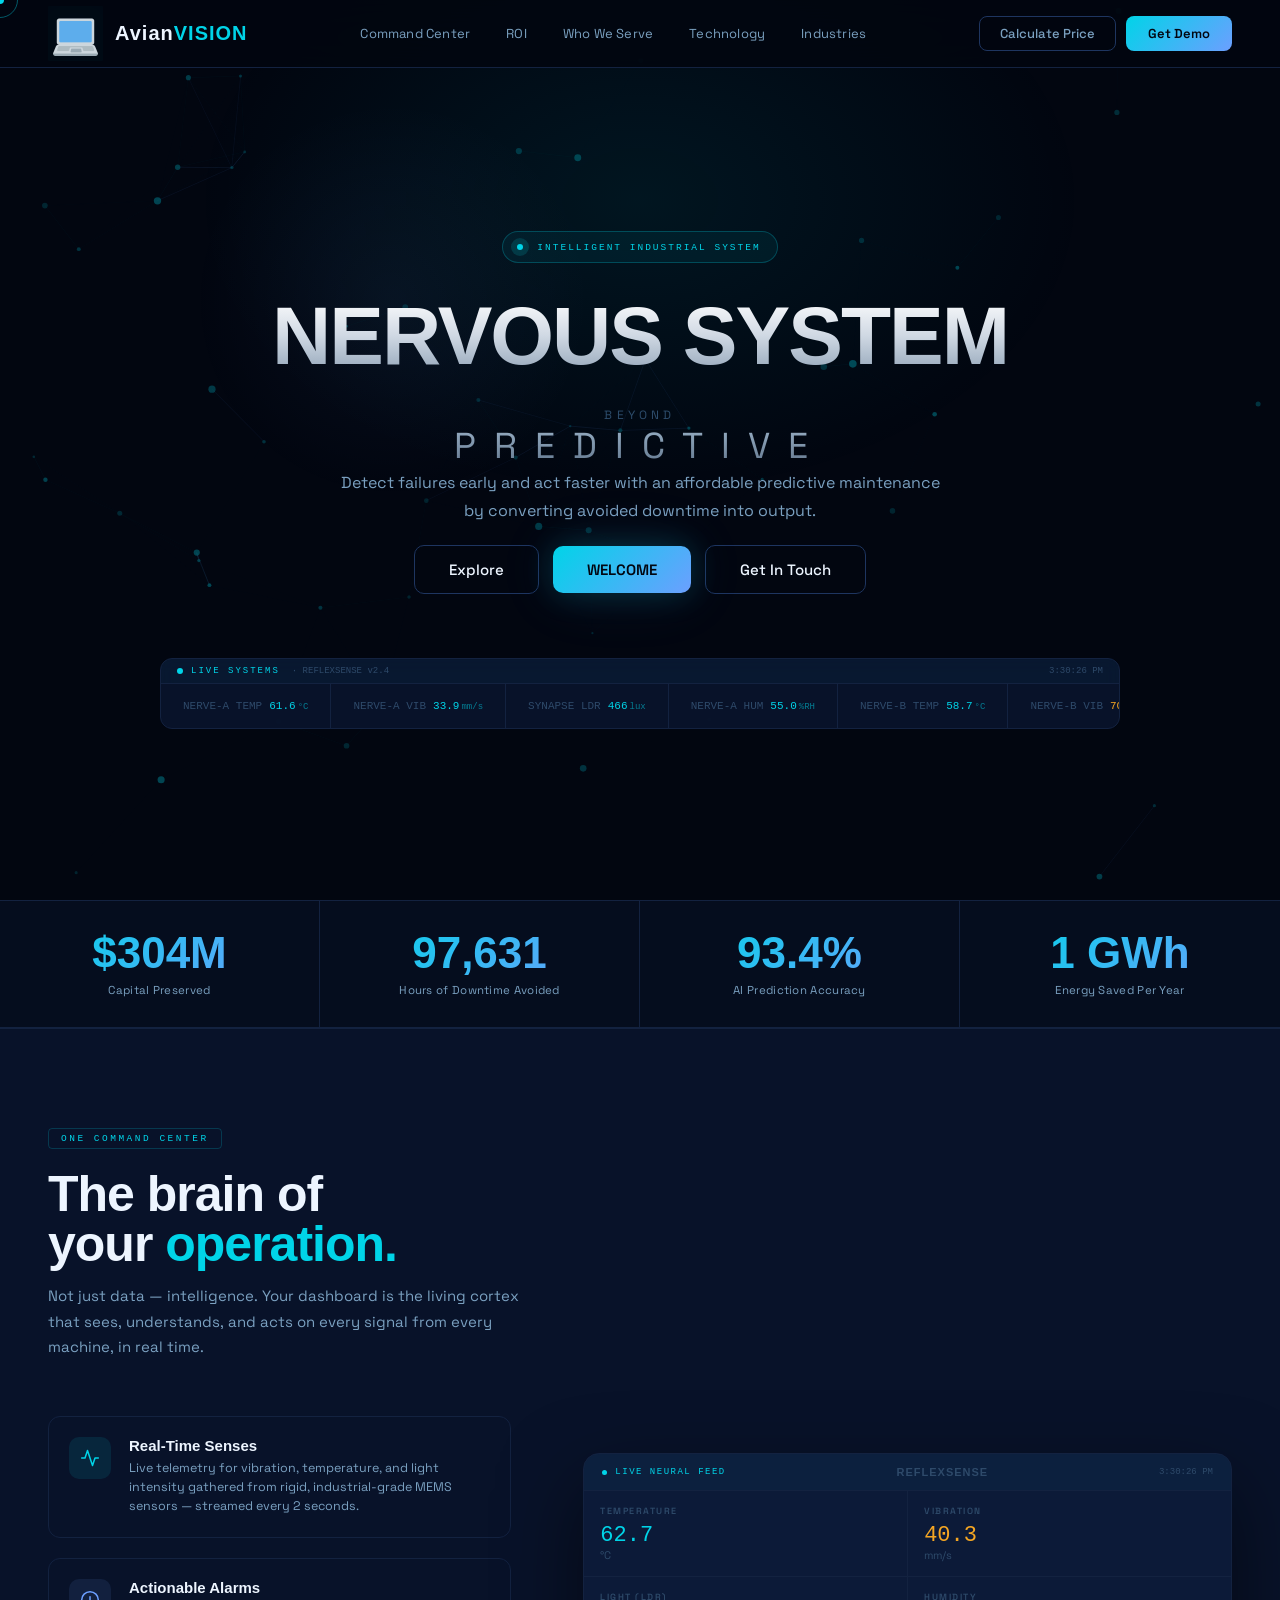
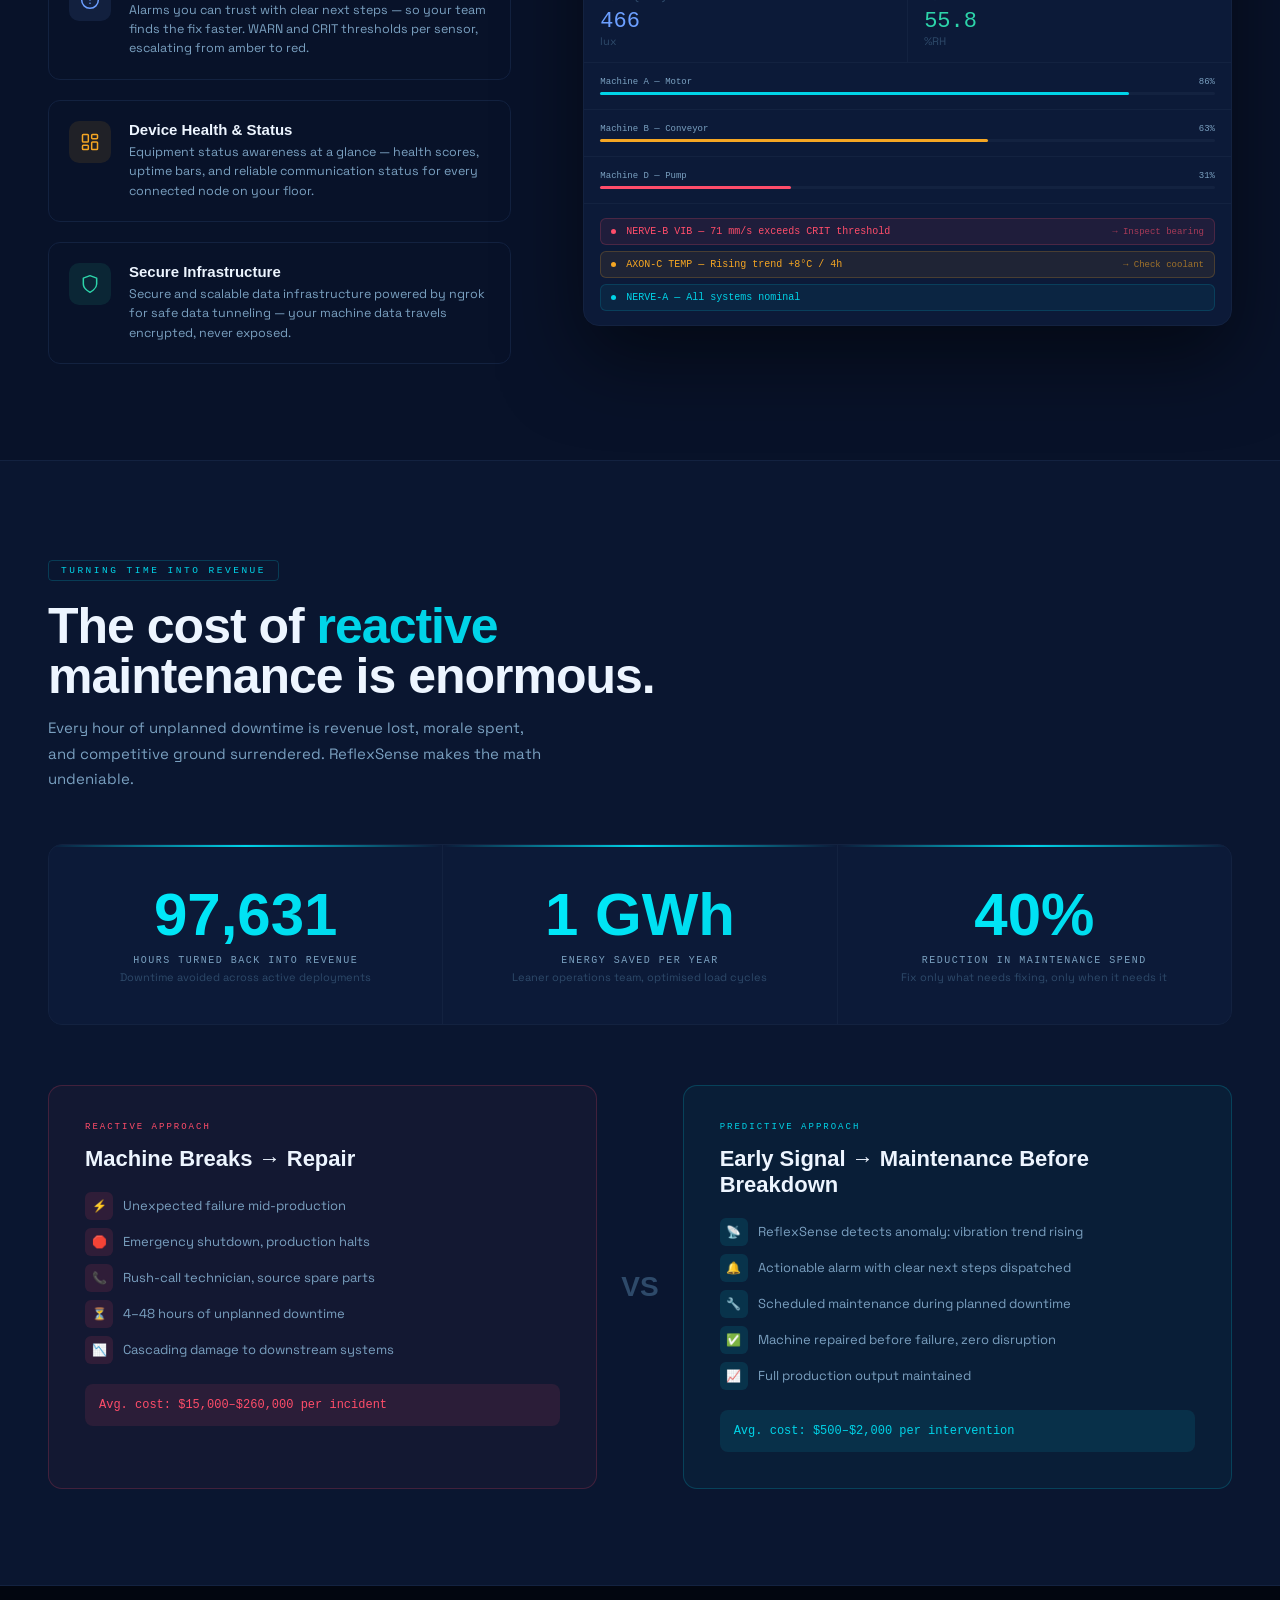
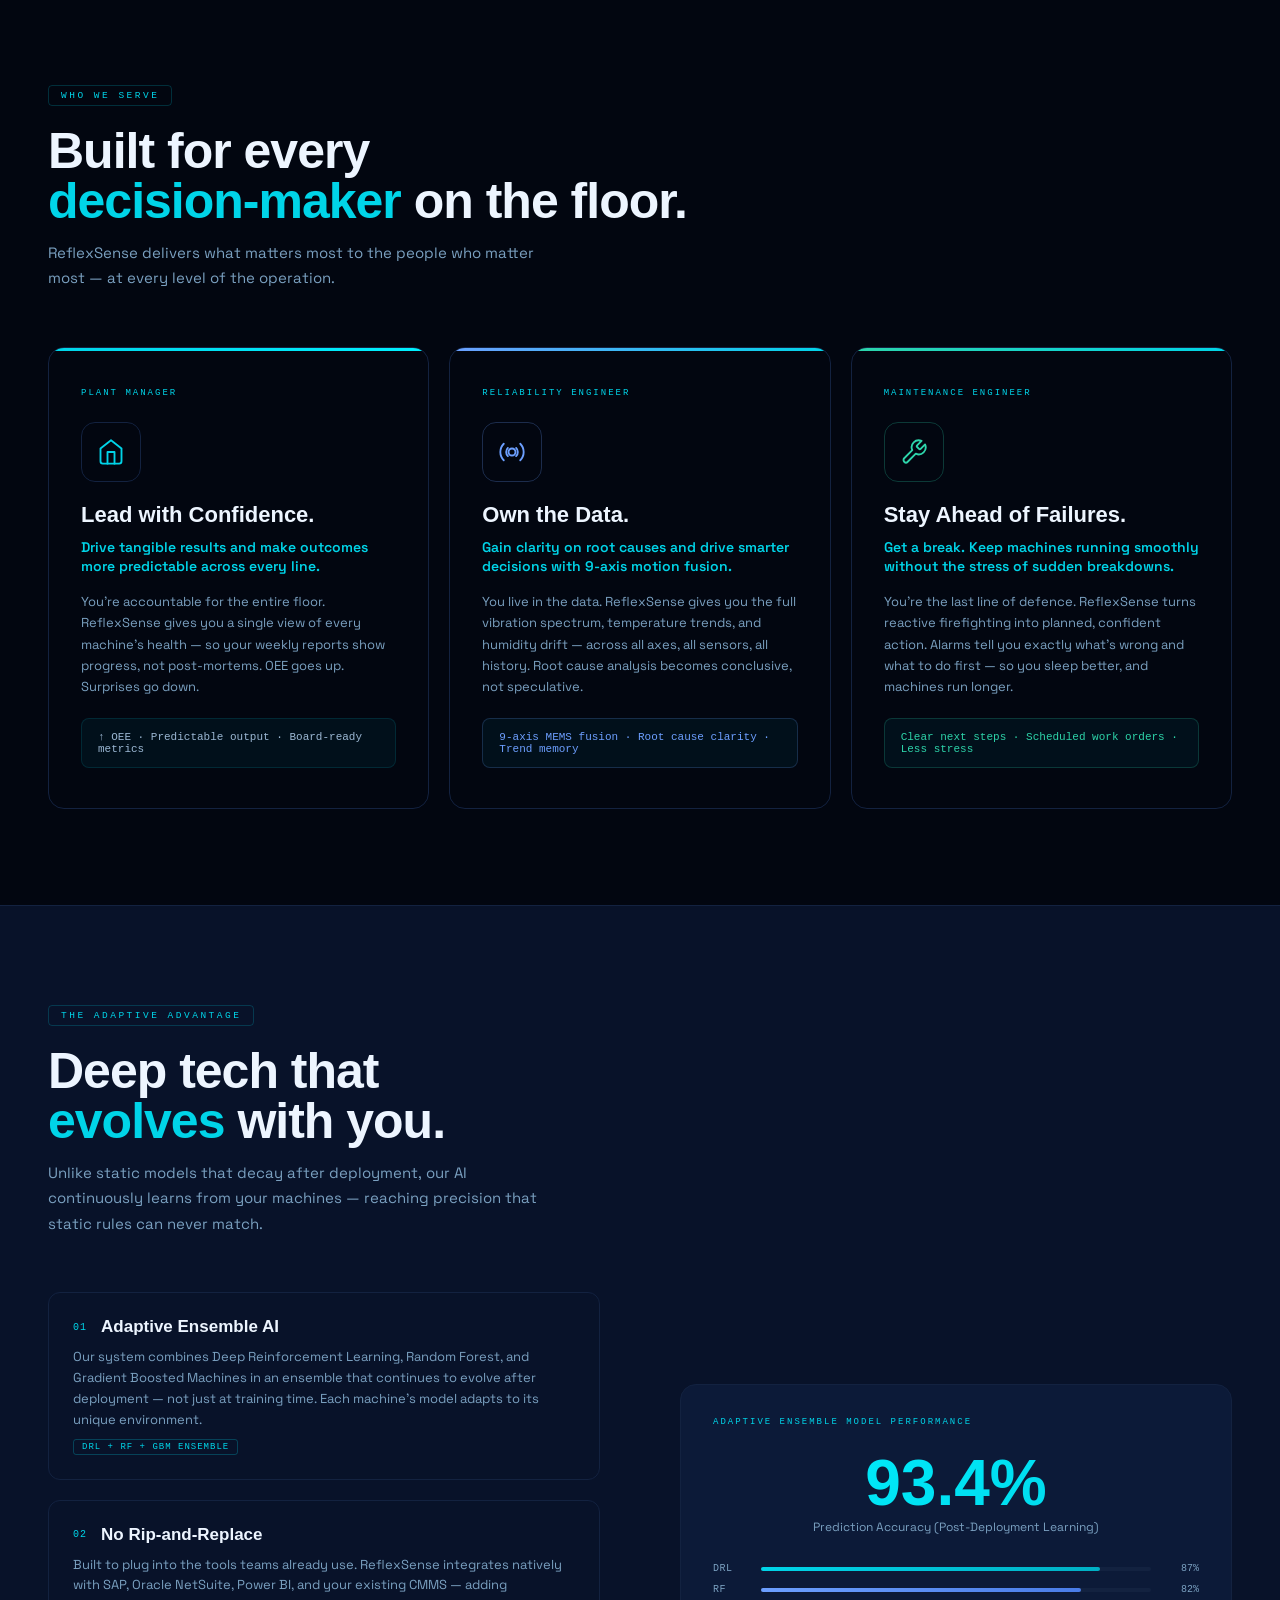
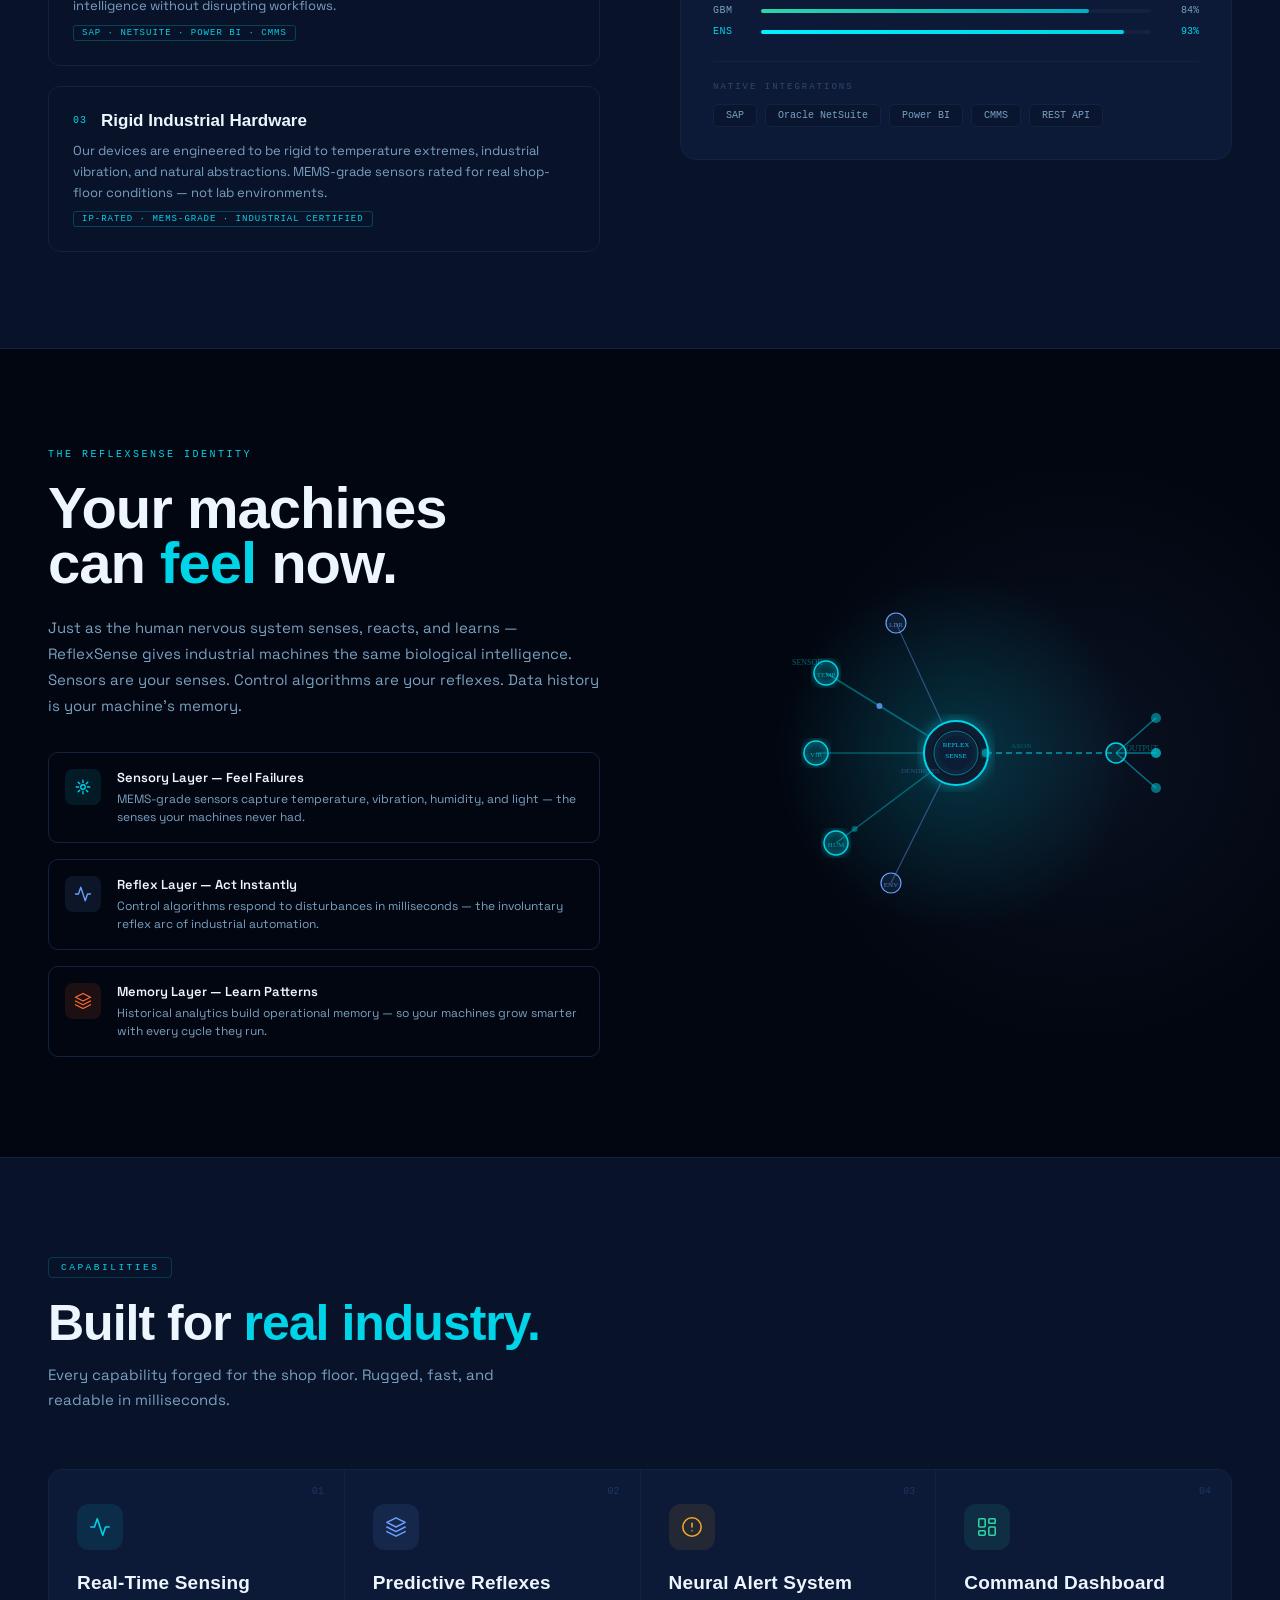
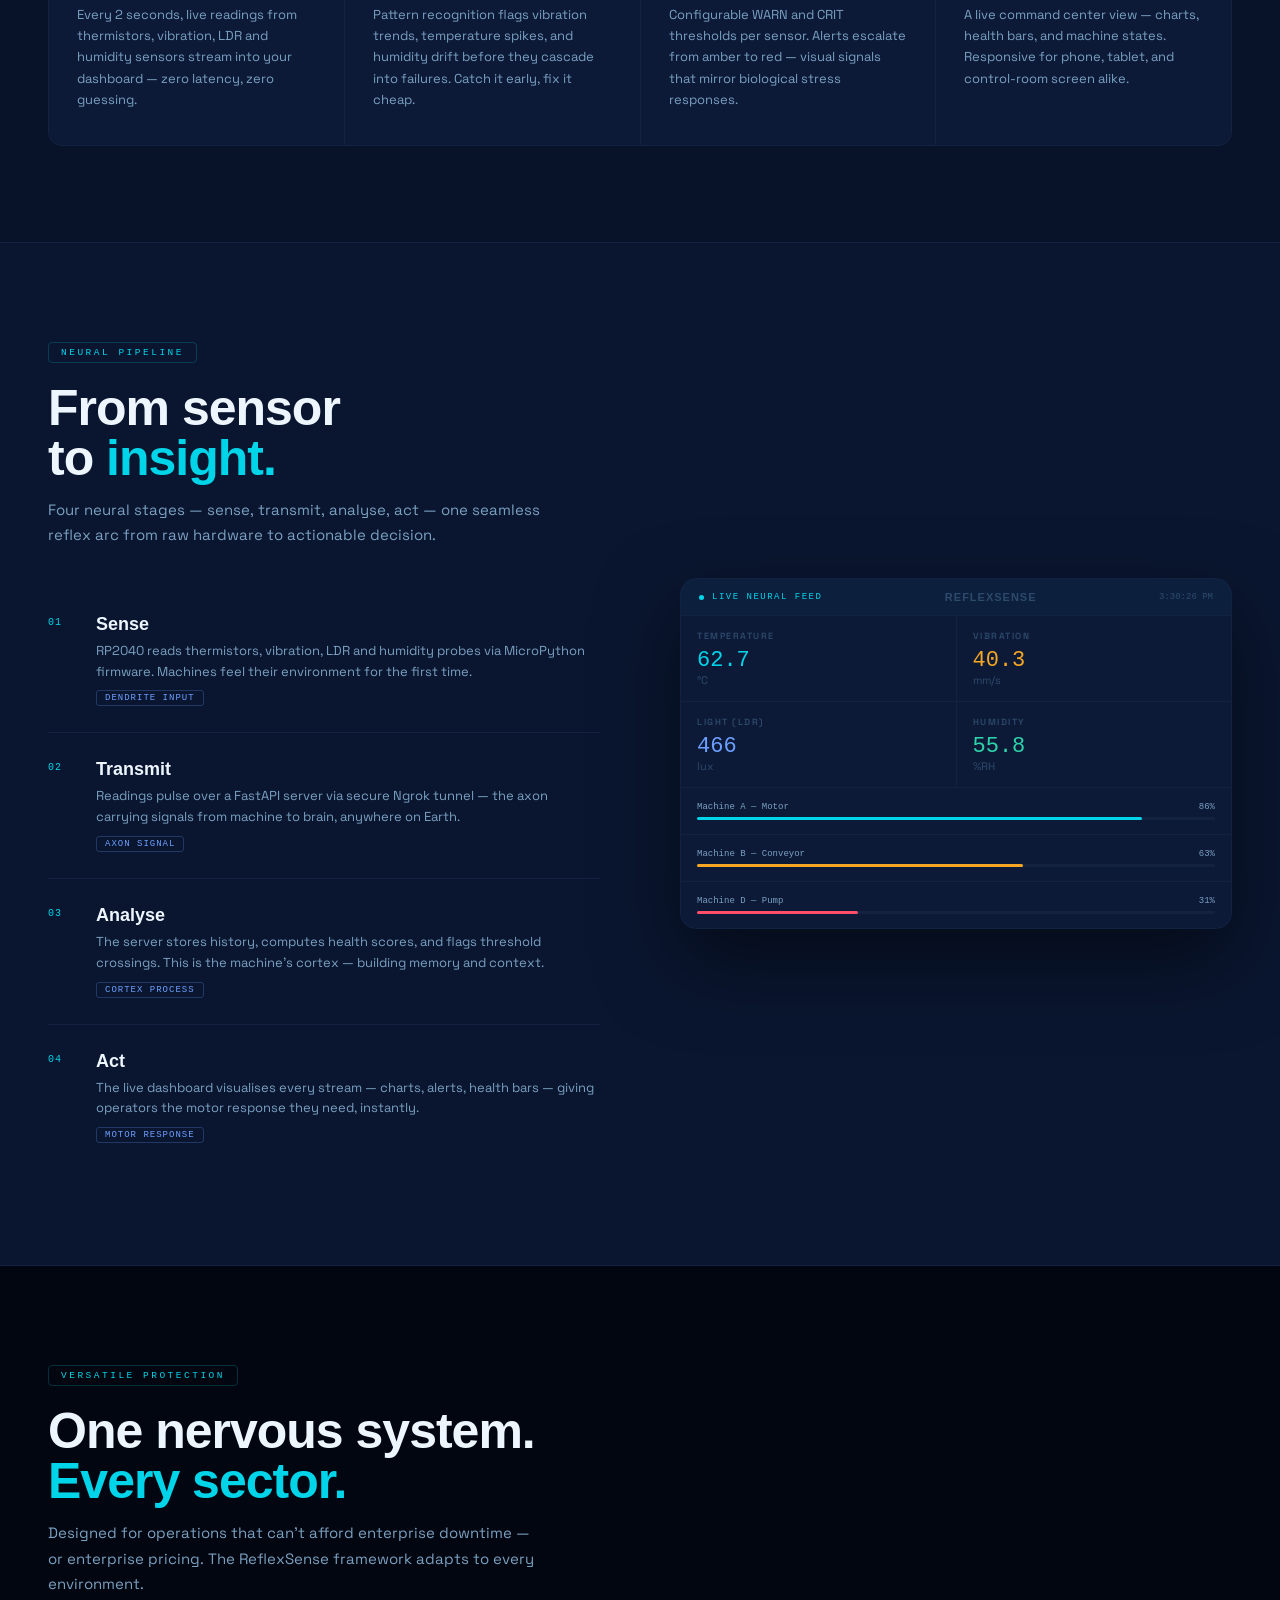
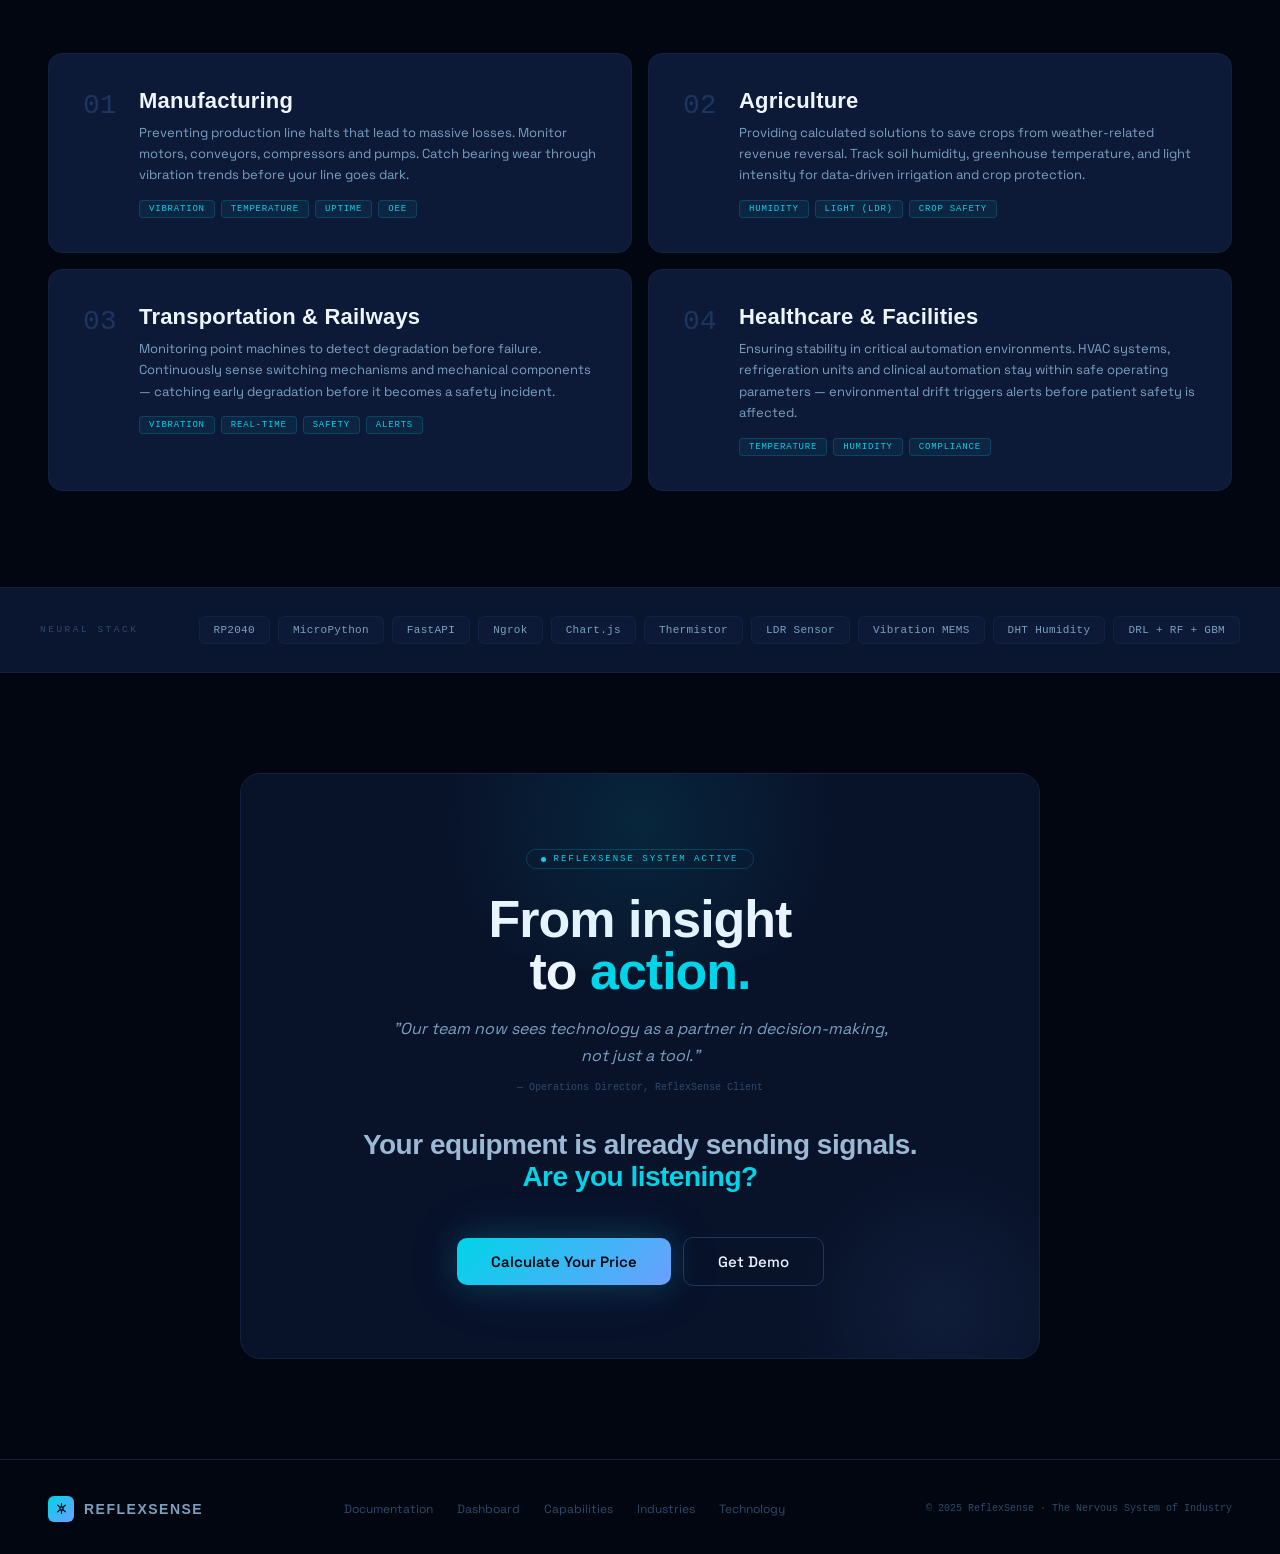
<file: 1.1.html>
<!DOCTYPE html>
<html lang="en">
<head>
<meta charset="UTF-8">
<meta name="viewport" content="width=device-width, initial-scale=1.0">
<title>ReflexSense — The Nervous System of Industry</title>
<link href="https://fonts.googleapis.com/css2?family=Space+Grotesk:wght@400;600;700;800&display=swap" rel="stylesheet">
<style>
*,*::before,*::after{box-sizing:border-box;margin:0;padding:0;}
html{scroll-behavior:smooth;}

:root{
  /* ── NERVOUS SYSTEM PALETTE ── */
  --void:    #020610;         /* deepest navy void */
  --deep:    #050d1e;         /* midnight navy base */
  --bg:      #081229;         /* primary bg navy */
  --bg2:     #0a1630;         /* secondary bg */
  --card:    #0c1a38;         /* card surfaces */
  --border:  #132240;         /* subtle borders */
  --border2: #1e3560;         /* active borders */
  --neural:  #00d4e8;         /* electric teal / cyan synapse */
  --neural2: #00b0c4;         /* deeper teal */
  --neural3: #00f0ff;         /* bright cyan pulse */
  --pulse:   #6c9fff;         /* soft navy-blue accent */
  --pulse2:  #4a7de8;
  --signal:  #ff6b35;         /* alert orange */
  --amber:   #f5a623;
  --red:     #ff4d6a;
  --green:   #2dd4aa;
  --nwhite:  #e8f4ff;         /* neural white */
  --lgrey:   #9bb8d4;         /* light grey UI */
  --t1:      #edf5ff;         /* primary text - neural white */
  --t2:      #7aa0c0;         /* secondary text */
  --t3:      #2e4a6a;         /* muted text */
  --fd: 'Syne', sans-serif;
  --fb: 'Space Grotesk', sans-serif;
  --fm: 'IBM Plex Mono', monospace;
}


body{background:var(--void);color:var(--t1);font-family:var(--fb);overflow-x:hidden;cursor:none;}

/* ── CUSTOM CURSOR ── */
.cursor{position:fixed;pointer-events:none;z-index:9999;mix-blend-mode:screen;}
.cursor-dot{width:8px;height:8px;border-radius:50%;background:var(--neural);transform:translate(-50%,-50%);transition:transform .1s;}
.cursor-ring{width:36px;height:36px;border-radius:50%;border:1px solid rgba(0,212,232,.4);transform:translate(-50%,-50%);transition:transform .08s, width .2s, height .2s, opacity .2s;}

/* ── NEURAL CANVAS ── */
#neuralCanvas{position:fixed;inset:0;pointer-events:none;z-index:0;opacity:.45;}

/* ── NAV ── */
nav{position:fixed;top:0;left:0;right:0;z-index:100;display:flex;align-items:center;justify-content:space-between;height:68px;padding:0 48px;background:rgba(2,6,16,.85);border-bottom:1px solid var(--border);backdrop-filter:blur(20px);}
.nav-brand{display:flex;align-items:center;gap:12px;text-decoration:none;}
.nav-logo-mark{
    width: 55px;
    height: 55px;

    border-radius: 1px;

    background: transparent;   /* cleaner for your current style */

    display: flex;
    align-items: center;
    justify-content: center;

    position: relative;
    overflow: hidden;
}
.nav-logo-mark img{
    width: 30x;          /* controls logo size */
    height: 45px;

    object-fit: contain;
    object-position: center;

    display: block;
}
.nav-logo-mark img{
    filter: drop-shadow(
        0 0 50px rgba(0, 212, 232, 0.35)
    );
}
.nav-logotype{font-family:var(--fd);font-size:20px;font-weight:800;letter-spacing:1px;color:var(--t1);}
.nav-logotype span{color:var(--neural);}
.nav-links{display:flex;align-items:center;gap:36px;}
.nav-links a{font-family:var(--fb);font-size:13px;font-weight:400;color:var(--t2);text-decoration:none;letter-spacing:.2px;transition:color .2s;}
.nav-links a:hover{color:var(--t1);}
.nav-cta{display:flex;align-items:center;gap:10px;}
.btn-ghost{font-family:var(--fb);font-size:13px;font-weight:500;padding:8px 20px;border-radius:8px;border:1px solid var(--border2);background:transparent;color:var(--t2);cursor:none;text-decoration:none;transition:all .2s;}
.btn-ghost:hover{border-color:var(--neural);color:var(--neural);}
.btn-primary{font-family:var(--fb);font-size:13px;font-weight:600;padding:9px 22px;border-radius:8px;border:none;background:linear-gradient(135deg, var(--neural), var(--pulse));color:var(--void);cursor:none;text-decoration:none;transition:all .25s;position:relative;overflow:hidden;}
.btn-primary::before{content:'';position:absolute;inset:0;background:rgba(255,255,255,.15);opacity:0;transition:opacity .2s;}
.btn-primary:hover::before{opacity:1;}
.nav-mob-btn{display:none;background:none;border:none;cursor:none;padding:4px;}
.nav-mob-btn svg{width:22px;height:22px;stroke:var(--t2);fill:none;stroke-width:2;stroke-linecap:round;}

/* ── HERO ── */
.hero{position:relative;min-height:100vh;display:flex;flex-direction:column;align-items:center;justify-content:center;padding:140px 48px 80px;text-align:center;overflow:hidden;}
.hero-glow-a{position:absolute;top:-100px;left:50%;transform:translateX(-50%);width:900px;height:600px;border-radius:50%;background:radial-gradient(ellipse, rgba(0,212,232,.08) 0%, transparent 70%);pointer-events:none;}
.hero-glow-b{position:absolute;top:100px;left:15%;width:400px;height:400px;border-radius:50%;background:radial-gradient(ellipse, rgba(108,159,255,.06) 0%, transparent 70%);pointer-events:none;}
.hero-badge{display:inline-flex;align-items:center;gap:8px;padding:6px 16px 6px 8px;border-radius:100px;background:rgba(0,212,232,.06);border:1px solid rgba(0,212,232,.25);font-family:var(--fm);font-size:9.5px;color:var(--neural);letter-spacing:2px;margin-bottom:32px;animation:fadeUp .7s ease both;}
.hero-badge .pulse-dot{width:18px;height:18px;border-radius:50%;background:rgba(0,212,232,.15);display:flex;align-items:center;justify-content:center;}
.hero-badge .pulse-dot::after{content:'';width:6px;height:6px;border-radius:50%;background:var(--neural);animation:blink 1.4s infinite;}
@keyframes blink{0%,100%{opacity:1}50%{opacity:.2}}
.hero h1{font-family:var(--fd);font-size:clamp(36px,6.5vw,82px);font-weight:800;line-height:1.0;letter-spacing:-2px;color:var(--t1);margin-bottom:20px;animation:fadeUp .8s .1s ease both;max-width:900px;}
.hero h1 .line-neural{display:block;background:linear-gradient(90deg, var(--neural3) 0%, var(--neural) 40%, var(--pulse) 100%);background-size:200% auto;-webkit-background-clip:text;-webkit-text-fill-color:transparent;background-clip:text;animation:shimmer 5s linear 1s infinite;}
@keyframes shimmer{from{background-position:200% center}to{background-position:-200% center}}
.hero-sub{max-width:620px;font-size:16px;font-weight:400;line-height:1.75;color:var(--t2);margin:0 auto 20px;animation:fadeUp .8s .2s ease both;}
.hero-social-proof{font-family:var(--fm);font-size:11px;color:var(--t3);margin-bottom:44px;animation:fadeUp .8s .25s ease both;letter-spacing:.5px;}
.hero-social-proof span{color:var(--neural);}
.hero-actions{display:flex;align-items:center;justify-content:center;gap:14px;flex-wrap:wrap;margin-bottom:64px;animation:fadeUp .8s .35s ease both;}
.btn-hero-fill{font-family:var(--fb);font-size:15px;font-weight:600;padding:14px 34px;border-radius:10px;border:none;background:linear-gradient(135deg, var(--neural) 0%, var(--pulse) 100%);color:var(--void);cursor:none;text-decoration:none;transition:all .3s;position:relative;overflow:hidden;box-shadow:0 0 32px rgba(0,212,232,.2),0 0 64px rgba(108,159,255,.1);}
.btn-hero-fill::before{content:'';position:absolute;inset:0;background:rgba(255,255,255,.2);opacity:0;transition:opacity .25s;}
.btn-hero-fill:hover::before{opacity:1;}
.btn-hero-fill:hover{transform:translateY(-2px);box-shadow:0 8px 40px rgba(0,212,232,.3),0 0 80px rgba(108,159,255,.15);}
.btn-hero-outline{font-family:var(--fb);font-size:15px;font-weight:500;padding:14px 34px;border-radius:10px;background:transparent;color:var(--t1);border:1px solid var(--border2);cursor:none;text-decoration:none;transition:all .25s;}
.btn-hero-outline:hover{border-color:var(--neural);color:var(--neural);}

/* ── TICKER ── */
.ticker-wrap{width:min(960px,92vw);border:1px solid var(--border);border-radius:12px;background:rgba(10,22,48,.8);overflow:hidden;animation:fadeUp .8s .45s ease both;backdrop-filter:blur(8px);}
.ticker-bar{display:flex;align-items:center;padding:7px 16px;border-bottom:1px solid var(--border);background:rgba(0,212,232,.03);}
.ticker-dot{width:6px;height:6px;border-radius:50%;background:var(--neural);margin-right:8px;animation:blink 1.4s infinite;}
.ticker-label{font-family:var(--fm);font-size:9px;letter-spacing:2px;color:var(--neural);}
.ticker-identity{font-family:var(--fm);font-size:9px;color:var(--t3);margin-left:12px;}
.ticker-time{font-family:var(--fm);font-size:9px;color:var(--t3);margin-left:auto;}
.ticker-scroll{overflow:hidden;height:44px;position:relative;}
.ticker-track{display:flex;gap:0;animation:ticker 24s linear infinite;white-space:nowrap;width:max-content;}
.tick{display:inline-flex;align-items:center;gap:7px;padding:0 22px;border-right:1px solid var(--border);height:44px;font-family:var(--fm);font-size:11px;}
.tick-key{color:var(--t3);}
.tick-val{font-weight:500;}
.tick-val.ok{color:var(--neural);}
.tick-val.warn{color:var(--amber);}
.tick-val.crit{color:var(--red);}
@keyframes ticker{from{transform:translateX(0)}to{transform:translateX(-50%)}}
@keyframes fadeUp{from{opacity:0;transform:translateY(24px)}to{opacity:1;transform:translateY(0)}}

/* SPACEBORN STYLE HERO TEXT */

.hero-title-main{
    font-weight: 800;
    letter-spacing: -2px;

    background: linear-gradient(
        180deg,
        #ffffff,
        #cfd8e3,
        #8fa2b6
    );

    -webkit-background-clip: text;
    -webkit-text-fill-color: transparent;
}
.hero-title-main{
    background-size: 200% auto;

    animation: shine 6s linear infinite;
}

@keyframes shine {
    from {
        background-position: 200% center;
    }
    to {
        background-position: -200% center;
    }
}

.hero-beyond {
    font-size: 12px;
    letter-spacing: 0.35em;
    color: var(--t3);
    margin-top: 10px;
}

.hero-wide{
    font-size: clamp(24px, 3vw, 36px);

    letter-spacing: 0.5em;

    background: linear-gradient(
        180deg,
        #9fb3c8,
        #5f738a
    );

    -webkit-background-clip: text;
    -webkit-text-fill-color: transparent;
}

.hero-subtitle-new {
    font-size: 16px;
    color: var(--t2);
    margin-top: 18px;
    max-width: 640px;
}

/* ── STATS BAR ── */
.statsbar{display:grid;grid-template-columns:repeat(4,1fr);border-top:1px solid var(--border);border-bottom:1px solid var(--border);background:var(--deep);position:relative;z-index:1;}
.stat{padding:30px 24px;text-align:center;border-right:1px solid var(--border);position:relative;}
.stat:last-child{border-right:none;}
.stat::before{content:'';position:absolute;top:0;left:0;right:0;height:2px;background:linear-gradient(90deg,transparent,var(--neural),transparent);opacity:0;transition:opacity .4s;}
.stat:hover::before{opacity:1;}
.stat-num{font-family:var(--fd);font-size:44px;font-weight:800;background:linear-gradient(135deg, var(--neural), var(--pulse));-webkit-background-clip:text;-webkit-text-fill-color:transparent;background-clip:text;line-height:1;}
.stat-label{font-size:11.5px;color:var(--t2);margin-top:8px;letter-spacing:.3px;font-weight:400;}

/* ── SECTION COMMONS ── */
.container{max-width:1200px;margin:0 auto;}
.section-eyebrow{display:inline-flex;align-items:center;gap:8px;font-family:var(--fm);font-size:9.5px;letter-spacing:2.5px;color:var(--neural);padding:4px 12px;border:1px solid rgba(0,212,232,.2);border-radius:4px;margin-bottom:20px;}
.section-h{font-family:var(--fd);font-size:clamp(30px,4.5vw,50px);font-weight:800;line-height:1;letter-spacing:-1px;color:var(--t1);margin-bottom:14px;}
.section-h em{font-style:normal;color:var(--neural);}
.section-p{font-size:15px;font-weight:400;line-height:1.7;color:var(--t2);max-width:500px;}

/* ── DASHBOARD SHOWCASE ── */
.dashboard-section{background:var(--bg);padding:96px 48px;border-top:1px solid var(--border);}
.dash-inner{display:grid;grid-template-columns:1fr 1.4fr;gap:72px;align-items:center;margin-top:56px;}
.dash-features{display:flex;flex-direction:column;gap:20px;}
.dash-feat{display:flex;gap:18px;padding:20px;border:1px solid var(--border);border-radius:12px;transition:border-color .3s,background .3s;}
.dash-feat:hover{border-color:var(--border2);background:rgba(0,212,232,.03);}
.dash-feat-icon{width:42px;height:42px;border-radius:10px;display:flex;align-items:center;justify-content:center;flex-shrink:0;}
.dash-feat-icon svg{width:20px;height:20px;fill:none;stroke-width:1.8;stroke-linecap:round;stroke-linejoin:round;}
.dfi-a{background:rgba(0,212,232,.1);} .dfi-a svg{stroke:var(--neural);}
.dfi-b{background:rgba(108,159,255,.1);} .dfi-b svg{stroke:var(--pulse);}
.dfi-c{background:rgba(245,166,35,.1);} .dfi-c svg{stroke:var(--amber);}
.dfi-d{background:rgba(45,212,170,.1);} .dfi-d svg{stroke:var(--green);}
.dash-feat-text h4{font-family:var(--fd);font-size:15px;font-weight:700;color:var(--t1);margin-bottom:5px;}
.dash-feat-text p{font-size:12.5px;color:var(--t2);line-height:1.55;}

/* ── MINI DASHBOARD ── */
.mini-dashboard{background:var(--card);border:1px solid var(--border);border-radius:16px;overflow:hidden;box-shadow:0 32px 80px rgba(0,0,0,.5);}
.mini-hdr{display:flex;align-items:center;justify-content:space-between;padding:12px 18px;border-bottom:1px solid var(--border);background:rgba(0,212,232,.03);}
.mini-hdr-left{display:flex;align-items:center;gap:8px;font-family:var(--fm);font-size:9px;color:var(--neural);letter-spacing:1.5px;}
.mini-live-dot{width:5px;height:5px;border-radius:50%;background:var(--neural);animation:blink 1.4s infinite;}
.mini-brand{font-family:var(--fd);font-size:11px;font-weight:700;color:var(--t3);letter-spacing:1px;}
.mini-cards{display:grid;grid-template-columns:1fr 1fr;gap:1px;background:var(--border);}
.mini-card{background:var(--card);padding:14px 16px;}
.mini-card-l{font-size:9px;font-weight:600;letter-spacing:1.5px;text-transform:uppercase;color:var(--t3);margin-bottom:6px;}
.mini-card-v{font-family:var(--fm);font-size:22px;font-weight:500;}
.mini-card-v.teal{color:var(--neural);}
.mini-card-v.amber{color:var(--amber);}
.mini-card-v.blue{color:var(--pulse);}
.mini-card-v.green{color:var(--green);}
.mini-card-u{font-size:11px;color:var(--t3);}
.mini-bar-row{padding:14px 16px;border-top:1px solid var(--border);}
.mini-bar-label{display:flex;justify-content:space-between;font-family:var(--fm);font-size:9px;color:var(--t2);margin-bottom:5px;}
.mini-bar-track{height:3px;background:var(--border);border-radius:2px;}
.mini-bar-fill{height:100%;border-radius:2px;transition:width 2s ease;}
.mini-alarms{padding:14px 16px;border-top:1px solid var(--border);}
.mini-alarm{display:flex;align-items:center;gap:10px;padding:7px 10px;border-radius:6px;margin-bottom:6px;font-family:var(--fm);font-size:10px;}
.mini-alarm:last-child{margin-bottom:0;}
.alarm-warn{background:rgba(245,166,35,.08);border:1px solid rgba(245,166,35,.2);color:var(--amber);}
.alarm-crit{background:rgba(255,77,106,.08);border:1px solid rgba(255,77,106,.2);color:var(--red);}
.alarm-ok{background:rgba(0,212,232,.06);border:1px solid rgba(0,212,232,.15);color:var(--neural);}
.alarm-dot{width:5px;height:5px;border-radius:50%;flex-shrink:0;background:currentColor;}
.alarm-next{margin-left:auto;font-size:9px;opacity:.6;}

/* ── ECONOMIC IMPACT ── */
.economic{background:var(--bg2);padding:96px 48px;border-top:1px solid var(--border);}
.econ-top{display:grid;grid-template-columns:1fr 1fr 1fr;gap:1px;background:var(--border);border:1px solid var(--border);border-radius:14px;overflow:hidden;margin-bottom:60px;}
.econ-metric{background:var(--card);padding:40px 32px;text-align:center;position:relative;}
.econ-metric::before{content:'';position:absolute;top:0;left:0;right:0;height:2px;background:linear-gradient(90deg,transparent,var(--neural),transparent);}
.econ-val{font-family:var(--fd);font-size:clamp(36px,5vw,60px);font-weight:800;line-height:1;background:linear-gradient(135deg, var(--neural3), var(--neural));-webkit-background-clip:text;-webkit-text-fill-color:transparent;background-clip:text;}
.econ-label{font-family:var(--fm);font-size:10px;letter-spacing:1.5px;color:var(--t2);margin-top:10px;}
.econ-sub{font-size:11px;color:var(--t3);margin-top:4px;}

/* reactive vs predictive */
.vs-grid{display:grid;grid-template-columns:1fr auto 1fr;gap:24px;align-items:stretch;}
.vs-card{border-radius:14px;padding:36px;border:1px solid var(--border);}
.vs-reactive{background:rgba(255,77,106,.04);border-color:rgba(255,77,106,.2);}
.vs-predictive{background:rgba(0,212,232,.04);border-color:rgba(0,212,232,.2);}
.vs-label{font-family:var(--fm);font-size:9px;letter-spacing:2px;margin-bottom:14px;}
.vs-label.red{color:var(--red);}
.vs-label.teal{color:var(--neural);}
.vs-title{font-family:var(--fd);font-size:22px;font-weight:700;color:var(--t1);margin-bottom:20px;}
.vs-flow{display:flex;flex-direction:column;gap:8px;}
.vs-step{display:flex;align-items:center;gap:10px;font-size:13px;color:var(--t2);}
.vs-step-icon{width:28px;height:28px;border-radius:6px;display:flex;align-items:center;justify-content:center;flex-shrink:0;font-size:12px;}
.vs-icon-red{background:rgba(255,77,106,.12);color:var(--red);}
.vs-icon-teal{background:rgba(0,212,232,.12);color:var(--neural);}
.vs-cost{margin-top:20px;padding:14px;border-radius:8px;font-family:var(--fm);font-size:12px;font-weight:500;}
.vs-cost-bad{background:rgba(255,77,106,.1);color:var(--red);}
.vs-cost-good{background:rgba(0,212,232,.1);color:var(--neural);}
.vs-divider{display:flex;align-items:center;justify-content:center;font-family:var(--fd);font-size:28px;font-weight:800;color:var(--t3);}

/* ── PERSONAS ── */
.personas{background:var(--void);padding:96px 48px;border-top:1px solid var(--border);}
.personas-grid{display:grid;grid-template-columns:repeat(3,1fr);gap:20px;margin-top:56px;}
.persona-card{border:1px solid var(--border);border-radius:16px;padding:40px 32px;position:relative;overflow:hidden;transition:border-color .3s,transform .3s;}
.persona-card:hover{border-color:var(--border2);transform:translateY(-4px);}
.persona-card::before{content:'';position:absolute;top:0;left:0;right:0;height:3px;}
.persona-pm::before{background:linear-gradient(90deg, var(--neural), var(--neural3));}
.persona-re::before{background:linear-gradient(90deg, var(--pulse), var(--neural));}
.persona-me::before{background:linear-gradient(90deg, var(--green), var(--neural));}
.persona-tag{font-family:var(--fm);font-size:9px;letter-spacing:2px;color:var(--neural);margin-bottom:24px;display:block;}
.persona-icon-wrap{width:60px;height:60px;border-radius:14px;display:flex;align-items:center;justify-content:center;margin-bottom:20px;border:1px solid var(--border);}
.persona-icon-wrap svg{width:28px;height:28px;fill:none;stroke-width:1.6;stroke-linecap:round;stroke-linejoin:round;stroke:var(--neural);}
.persona-name{font-family:var(--fd);font-size:22px;font-weight:700;color:var(--t1);margin-bottom:10px;}
.persona-tagline{font-size:14px;font-weight:600;color:var(--neural);margin-bottom:14px;line-height:1.4;}
.persona-desc{font-size:13px;color:var(--t2);line-height:1.65;}
.persona-benefit{margin-top:20px;padding:12px 16px;background:rgba(0,212,232,.05);border:1px solid rgba(0,212,232,.12);border-radius:8px;font-family:var(--fm);font-size:11px;color:var(--lgrey);}

/* ── ADAPTIVE ADVANTAGE (TECH TRUST) ── */
.adaptive{background:var(--bg);padding:96px 48px;border-top:1px solid var(--border);}
.adaptive-inner{display:grid;grid-template-columns:1fr 1fr;gap:80px;align-items:center;margin-top:56px;}
.adv-pillars{display:flex;flex-direction:column;gap:20px;}
.adv-pillar{padding:24px;border:1px solid var(--border);border-radius:12px;transition:border-color .3s;}
.adv-pillar:hover{border-color:var(--border2);}
.adv-pillar-header{display:flex;align-items:center;gap:14px;margin-bottom:10px;}
.adv-num{font-family:var(--fm);font-size:10px;color:var(--neural);letter-spacing:1px;}
.adv-h{font-family:var(--fd);font-size:17px;font-weight:700;color:var(--t1);}
.adv-p{font-size:13px;color:var(--t2);line-height:1.6;}
.adv-badge{display:inline-flex;font-family:var(--fm);font-size:9px;color:var(--neural);padding:2px 8px;border:1px solid rgba(0,212,232,.25);border-radius:3px;margin-top:8px;letter-spacing:1px;}
.ai-diagram{background:var(--card);border:1px solid var(--border);border-radius:16px;padding:32px;overflow:hidden;}
.ai-diagram-title{font-family:var(--fm);font-size:9px;letter-spacing:2px;color:var(--neural);margin-bottom:24px;}
.ai-accuracy{text-align:center;margin-bottom:28px;}
.ai-acc-num{font-family:var(--fd);font-size:64px;font-weight:800;background:linear-gradient(135deg,var(--neural3),var(--neural));-webkit-background-clip:text;-webkit-text-fill-color:transparent;background-clip:text;line-height:1;}
.ai-acc-label{font-size:12px;color:var(--t2);margin-top:4px;}
.ai-models{display:flex;flex-direction:column;gap:10px;}
.ai-model{display:flex;align-items:center;gap:12px;}
.ai-model-label{font-family:var(--fm);font-size:10px;color:var(--t2);min-width:36px;letter-spacing:.5px;}
.ai-model-bar-track{flex:1;height:4px;background:var(--border);border-radius:2px;}
.ai-model-bar-fill{height:100%;border-radius:2px;transition:width 2s ease;}
.ai-model-pct{font-family:var(--fm);font-size:10px;color:var(--t2);min-width:36px;text-align:right;}
.integrations{margin-top:24px;padding-top:20px;border-top:1px solid var(--border);}
.int-label{font-family:var(--fm);font-size:9px;letter-spacing:2px;color:var(--t3);margin-bottom:12px;}
.int-chips{display:flex;gap:8px;flex-wrap:wrap;}
.int-chip{font-family:var(--fm);font-size:10px;padding:5px 12px;border-radius:5px;background:var(--bg2);border:1px solid var(--border);color:var(--t2);}

/* ── IDENTITY / HOW IT WORKS ── */
.identity{background:var(--void);padding:100px 48px;position:relative;overflow:hidden;border-top:1px solid var(--border);}
.identity-bg{position:absolute;right:-100px;top:50%;transform:translateY(-50%);width:600px;height:600px;border-radius:50%;background:radial-gradient(ellipse, rgba(108,159,255,.07) 0%, transparent 70%);pointer-events:none;}
.id-inner{max-width:1200px;margin:0 auto;display:grid;grid-template-columns:1fr 1fr;gap:80px;align-items:center;}
.id-kicker{font-family:var(--fm);font-size:10px;letter-spacing:2.5px;color:var(--neural);margin-bottom:20px;}
.id-h{font-family:var(--fd);font-size:clamp(36px,5vw,58px);font-weight:800;line-height:.95;letter-spacing:-1px;color:var(--t1);margin-bottom:24px;}
.id-h em{font-style:normal;color:var(--neural);}
.id-p{font-size:15px;font-weight:400;line-height:1.75;color:var(--t2);margin-bottom:32px;}
.id-pillars{display:flex;flex-direction:column;gap:16px;}
.pillar{display:flex;align-items:flex-start;gap:16px;padding:16px;border:1px solid var(--border);border-radius:10px;transition:border-color .3s;}
.pillar:hover{border-color:var(--border2);}
.pillar-icon{width:36px;height:36px;border-radius:8px;flex-shrink:0;display:flex;align-items:center;justify-content:center;}
.pillar-icon svg{width:18px;height:18px;fill:none;stroke-width:1.8;stroke-linecap:round;stroke-linejoin:round;}
.pi-neural{background:rgba(0,212,232,.1);} .pi-neural svg{stroke:var(--neural);}
.pi-pulse{background:rgba(108,159,255,.1);} .pi-pulse svg{stroke:var(--pulse);}
.pi-signal{background:rgba(255,107,53,.1);} .pi-signal svg{stroke:var(--signal);}
.pillar-h{font-family:var(--fb);font-size:13px;font-weight:600;color:var(--t1);margin-bottom:4px;}
.pillar-p{font-size:12px;color:var(--t2);line-height:1.5;}
#neuronDiagram{width:100%;max-width:440px;height:440px;}

/* ── FEATURES ── */
.features{background:var(--bg);padding:96px 48px;border-top:1px solid var(--border);}
.feat-grid{display:grid;grid-template-columns:repeat(4,1fr);gap:1px;background:var(--border);border:1px solid var(--border);border-radius:14px;overflow:hidden;margin-top:56px;}
.feat-card{background:var(--card);padding:34px 28px;position:relative;overflow:hidden;transition:background .3s;}
.feat-card:hover{background:var(--bg2);}
.feat-card::after{content:'';position:absolute;bottom:0;left:0;right:0;height:1px;background:linear-gradient(90deg,transparent,var(--neural),transparent);opacity:0;transition:opacity .4s;}
.feat-card:hover::after{opacity:1;}
.feat-icon{width:46px;height:46px;border-radius:12px;display:flex;align-items:center;justify-content:center;margin-bottom:22px;}
.feat-icon svg{width:22px;height:22px;fill:none;stroke-width:1.7;stroke-linecap:round;stroke-linejoin:round;}
.fi-a{background:rgba(0,212,232,.1);} .fi-a svg{stroke:var(--neural);}
.fi-b{background:rgba(108,159,255,.1);} .fi-b svg{stroke:var(--pulse);}
.fi-c{background:rgba(245,166,35,.1);} .fi-c svg{stroke:var(--amber);}
.fi-d{background:rgba(45,212,170,.1);} .fi-d svg{stroke:var(--green);}
.feat-h{font-family:var(--fd);font-size:19px;font-weight:700;color:var(--t1);margin-bottom:10px;letter-spacing:.2px;}
.feat-p{font-size:13px;font-weight:400;line-height:1.65;color:var(--t2);}
.feat-number{position:absolute;top:16px;right:20px;font-family:var(--fm);font-size:10px;color:var(--border2);}

/* ── HOW IT WORKS ── */
.how{background:var(--bg2);padding:96px 48px;border-top:1px solid var(--border);}
.how-inner{display:grid;grid-template-columns:1fr 1fr;gap:80px;align-items:center;}
.how-steps{display:flex;flex-direction:column;gap:0;}
.step{display:flex;gap:20px;padding:26px 0;border-bottom:1px solid var(--border);}
.step:last-child{border-bottom:none;}
.step-num{font-family:var(--fm);font-size:10px;color:var(--neural);letter-spacing:1px;min-width:28px;padding-top:3px;font-weight:500;}
.step-h{font-family:var(--fd);font-size:18px;font-weight:700;color:var(--t1);margin-bottom:6px;}
.step-p{font-size:13px;font-weight:400;line-height:1.6;color:var(--t2);}
.step-tag{display:inline-block;font-family:var(--fm);font-size:9px;letter-spacing:1px;color:var(--pulse);padding:2px 8px;border:1px solid rgba(108,159,255,.25);border-radius:3px;margin-top:8px;}

/* ── USE CASES ── */
.usecases{background:var(--void);padding:96px 48px;border-top:1px solid var(--border);}
.uc-grid{display:grid;grid-template-columns:repeat(2,1fr);gap:16px;margin-top:56px;}
.uc-card{background:var(--card);border:1px solid var(--border);border-radius:14px;padding:34px;display:flex;gap:22px;transition:border-color .3s,transform .3s;cursor:default;position:relative;overflow:hidden;}
.uc-card::before{content:'';position:absolute;inset:0;background:linear-gradient(135deg, rgba(0,212,232,.03), transparent);opacity:0;transition:opacity .4s;}
.uc-card:hover::before{opacity:1;}
.uc-card:hover{border-color:var(--border2);transform:translateY(-3px);}
.uc-num{font-family:var(--fm);font-size:28px;font-weight:400;color:var(--border2);line-height:1;min-width:34px;padding-top:4px;transition:color .3s;}
.uc-card:hover .uc-num{color:var(--neural);}
.uc-h{font-family:var(--fd);font-size:22px;font-weight:700;color:var(--t1);margin-bottom:8px;letter-spacing:.2px;}
.uc-p{font-size:13px;font-weight:400;line-height:1.65;color:var(--t2);}
.uc-tags{display:flex;flex-wrap:wrap;gap:6px;margin-top:14px;}
.tag{font-family:var(--fm);font-size:9px;letter-spacing:.8px;padding:3px 9px;border-radius:4px;background:rgba(0,212,232,.06);color:var(--neural);border:1px solid rgba(0,212,232,.18);}

/* ── TECH STACK ── */
.tech{background:var(--bg2);border-top:1px solid var(--border);border-bottom:1px solid var(--border);}
.tech-inner{display:flex;align-items:center;justify-content:space-between;gap:24px;flex-wrap:wrap;padding:28px 0;}
.tech-label{font-family:var(--fm);font-size:9.5px;color:var(--t3);letter-spacing:2.5px;white-space:nowrap;}
.tech-chips{display:flex;align-items:center;gap:8px;flex-wrap:wrap;}
.chip{font-family:var(--fm);font-size:11px;font-weight:400;padding:7px 14px;border-radius:6px;letter-spacing:.3px;background:var(--card);border:1px solid var(--border);color:var(--t2);transition:border-color .2s,color .2s;}
.chip:hover{border-color:var(--neural);color:var(--neural);}

/* ── CLOSING CTA ── */
.cta{background:var(--void);text-align:center;padding:100px 48px;}
.cta-box{max-width:800px;margin:0 auto;border:1px solid var(--border);border-radius:20px;padding:72px 56px;background:var(--bg);position:relative;overflow:hidden;}
.cta-glow-a{position:absolute;top:-100px;left:50%;transform:translateX(-50%);width:500px;height:300px;border-radius:50%;background:radial-gradient(circle, rgba(0,212,232,.1) 0%, transparent 70%);pointer-events:none;}
.cta-glow-b{position:absolute;bottom:-100px;right:-50px;width:300px;height:300px;border-radius:50%;background:radial-gradient(circle, rgba(108,159,255,.08) 0%, transparent 70%);pointer-events:none;}
.cta-badge{display:inline-flex;align-items:center;gap:7px;font-family:var(--fm);font-size:9px;letter-spacing:2px;color:var(--neural);padding:4px 14px;border:1px solid rgba(0,212,232,.2);border-radius:100px;margin-bottom:24px;}
.cta h2{font-family:var(--fd);font-size:clamp(28px,4.5vw,52px);font-weight:800;line-height:1;color:var(--t1);margin-bottom:18px;letter-spacing:-1px;}
.cta h2 em{font-style:normal;color:var(--neural);}
.cta-quote{font-size:16px;font-style:italic;color:var(--t2);max-width:520px;margin:0 auto 12px;line-height:1.7;}
.cta-quote-attr{font-family:var(--fm);font-size:10px;color:var(--t3);margin-bottom:36px;}
.cta-final-line{font-family:var(--fd);font-size:clamp(18px,2.8vw,28px);font-weight:700;color:var(--lgrey);margin-bottom:44px;letter-spacing:-.5px;}
.cta-final-line em{color:var(--neural);font-style:normal;}
.cta-btns{display:flex;align-items:center;justify-content:center;gap:12px;flex-wrap:wrap;}

/* ── FOOTER ── */
footer{border-top:1px solid var(--border);padding:36px 48px;background:var(--void);display:flex;align-items:center;justify-content:space-between;flex-wrap:wrap;gap:16px;}
.foot-brand{display:flex;align-items:center;gap:10px;}
.foot-logo-mark{width:26px;height:26px;border-radius:6px;background:linear-gradient(135deg,var(--neural),var(--pulse));display:flex;align-items:center;justify-content:center;}
.foot-logo-mark svg{width:13px;height:13px;fill:none;stroke:var(--void);stroke-width:2.2;stroke-linecap:round;stroke-linejoin:round;}
.foot-logotype{font-family:var(--fd);font-size:14px;font-weight:800;letter-spacing:1.5px;color:var(--t2);}
.foot-links{display:flex;gap:24px;}
.foot-links a{font-size:12px;color:var(--t3);text-decoration:none;transition:color .2s;}
.foot-links a:hover{color:var(--neural);}
.foot-copy{font-family:var(--fm);font-size:10px;color:var(--t3);}

/* ── REVEAL ── */
.reveal{opacity:0;transform:translateY(28px);transition:opacity .65s ease,transform .65s ease;}
.reveal.in{opacity:1;transform:translateY(0);}
.reveal-d1{transition-delay:.08s;} .reveal-d2{transition-delay:.16s;} .reveal-d3{transition-delay:.24s;} .reveal-d4{transition-delay:.32s;}

/* ── RESPONSIVE ── */
@media(max-width:1024px){
  .feat-grid{grid-template-columns:repeat(2,1fr);}
  .how-inner{grid-template-columns:1fr;gap:48px;}
  .id-inner{grid-template-columns:1fr;gap:48px;}
  .dash-inner{grid-template-columns:1fr;gap:48px;}
  .adaptive-inner{grid-template-columns:1fr;gap:48px;}
  .personas-grid{grid-template-columns:1fr;}
  .vs-grid{grid-template-columns:1fr;} .vs-divider{display:none;}
  .econ-top{grid-template-columns:1fr;}
}
@media(max-width:768px){
  nav{padding:0 20px;}
  .nav-links{display:none;}
  .nav-cta .btn-ghost{display:none;}
  .nav-mob-btn{display:block;}
  .nav-links.open{display:flex;flex-direction:column;align-items:flex-start;gap:0;position:fixed;top:68px;left:0;right:0;background:rgba(2,6,16,.97);border-bottom:1px solid var(--border);padding:12px 20px 20px;z-index:99;}
  .nav-links.open a{padding:12px 0;border-bottom:1px solid var(--border);width:100%;font-size:15px;}
  .hero{padding:120px 20px 60px;}
  .statsbar{grid-template-columns:repeat(2,1fr);}
  .stat{padding:22px 16px;} .stat-num{font-size:32px;}
  .features,.how,.usecases,.cta,.identity,.dashboard-section,.economic,.personas,.adaptive{padding:64px 20px;}
  .feat-grid{grid-template-columns:1fr;border-radius:10px;}
  .uc-grid{grid-template-columns:1fr;}
  .personas-grid{grid-template-columns:1fr;}
  .tech-inner{flex-direction:column;align-items:flex-start;}
  .cta-box{padding:44px 24px;}
  footer{flex-direction:column;align-items:flex-start;padding:24px 20px;}
  .foot-links{flex-wrap:wrap;gap:16px;}
  body{cursor:auto;}
  .cursor{display:none;}
}
</style>
</head>
<body>

<!-- CUSTOM CURSOR -->
<div class="cursor" id="cursorDot"><div class="cursor-dot"></div></div>
<div class="cursor" id="cursorRing"><div class="cursor-ring"></div></div>

<!-- NEURAL BACKGROUND CANVAS -->
<canvas id="neuralCanvas"></canvas>

<!-- NAV -->
<nav id="nav">
  <a class="nav-brand" href="#">
    <div class="nav-logo-mark">
      <img src="logo.png" alt="AV Logo">
    </div>
    <span class="nav-logotype">Avian<span>VISION</span></span>
  </a>
  <div class="nav-links" id="navLinks">
    <a href="#dashboard">Command Center</a>
    <a href="#economic">ROI</a>
    <a href="#personas">Who We Serve</a>
    <a href="#adaptive">Technology</a>
    <a href="#usecases">Industries</a>
  </div>
  <div class="nav-cta">
    <a href="#cta" class="btn-ghost">Calculate Price</a>
    <a href="dashboard.html" class="btn-primary">Get Demo</a>
  </div>
  <button class="nav-mob-btn" id="mobBtn" aria-label="Menu">
    <svg viewBox="0 0 24 24" id="mobIcon"><line x1="3" y1="6" x2="21" y2="6"/><line x1="3" y1="12" x2="21" y2="12"/><line x1="3" y1="18" x2="21" y2="18"/></svg>
  </button>
</nav>

<!-- ════════════════════════════════════════════
     SECTION 1: HERO — APEX AWARENESS
═════════════════════════════════════════════ -->
<section class="hero">
  <div class="hero-glow-a"></div>
  <div class="hero-glow-b"></div>
  <div class="hero-badge">
    <div class="pulse-dot"></div>
    INTELLIGENT INDUSTRIAL SYSTEM
  </div>
 <h1 class="hero-title-main">
    NERVOUS SYSTEM 
</h1>

<div class="hero-beyond">
    BEYOND
</div>

<div class="hero-wide">
    PREDICTIVE
</div>
  <p class="hero-sub">Detect failures early and act faster with an affordable predictive maintenance by converting avoided downtime into output.</p>
  <div class="hero-actions">
    <a href="" class="btn-hero-outline">Explore</a>
    <a href="#cta" class="btn-hero-fill">WELCOME</a>
    <a href="dashboard.html" class="btn-hero-outline">Get In Touch</a>
  </div>
  <div class="ticker-wrap">
    <div class="ticker-bar">
      <span class="ticker-dot"></span>
      <span class="ticker-label">LIVE SYSTEMS</span>
      <span class="ticker-identity">· REFLEXSENSE v2.4</span>
      <span class="ticker-time" id="tickTime">--:--:--</span>
    </div>
    <div class="ticker-scroll">
      <div class="ticker-track" id="tickerTrack"></div>
    </div>
  </div>
</section>

<!-- STATS -->
<div class="statsbar">
  <div class="stat reveal"><div class="stat-num">$304M</div><div class="stat-label">Capital Preserved</div></div>
  <div class="stat reveal reveal-d1"><div class="stat-num">97,631</div><div class="stat-label">Hours of Downtime Avoided</div></div>
  <div class="stat reveal reveal-d2"><div class="stat-num">93.4%</div><div class="stat-label">AI Prediction Accuracy</div></div>
  <div class="stat reveal reveal-d3"><div class="stat-num">1 GWh</div><div class="stat-label">Energy Saved Per Year</div></div>
</div>

<!-- ════════════════════════════════════════════
     SECTION 2: DASHBOARD SHOWCASE — ONE COMMAND CENTER
═════════════════════════════════════════════ -->
<section class="dashboard-section" id="dashboard">
  <div class="container">
    <div class="reveal"><span class="section-eyebrow">ONE COMMAND CENTER</span></div>
    <h2 class="section-h reveal reveal-d1">The brain of<br>your <em>operation.</em></h2>
    <p class="section-p reveal reveal-d2">Not just data — intelligence. Your dashboard is the living cortex that sees, understands, and acts on every signal from every machine, in real time.</p>
    <div class="dash-inner">
      <div class="dash-features reveal">
        <div class="dash-feat">
          <div class="dash-feat-icon dfi-a">
            <svg viewBox="0 0 24 24"><polyline points="22 12 18 12 15 21 9 3 6 12 2 12"/></svg>
          </div>
          <div class="dash-feat-text">
            <h4>Real-Time Senses</h4>
            <p>Live telemetry for vibration, temperature, and light intensity gathered from rigid, industrial-grade MEMS sensors — streamed every 2 seconds.</p>
          </div>
        </div>
        <div class="dash-feat">
          <div class="dash-feat-icon dfi-b">
            <svg viewBox="0 0 24 24"><circle cx="12" cy="12" r="10"/><line x1="12" y1="8" x2="12" y2="12"/><line x1="12" y1="16" x2="12.01" y2="16"/></svg>
          </div>
          <div class="dash-feat-text">
            <h4>Actionable Alarms</h4>
            <p>Alarms you can trust with clear next steps — so your team finds the fix faster. WARN and CRIT thresholds per sensor, escalating from amber to red.</p>
          </div>
        </div>
        <div class="dash-feat">
          <div class="dash-feat-icon dfi-c">
            <svg viewBox="0 0 24 24"><rect x="3" y="3" width="7" height="9" rx="1"/><rect x="14" y="3" width="7" height="5" rx="1"/><rect x="14" y="12" width="7" height="9" rx="1"/><rect x="3" y="16" width="7" height="5" rx="1"/></svg>
          </div>
          <div class="dash-feat-text">
            <h4>Device Health & Status</h4>
            <p>Equipment status awareness at a glance — health scores, uptime bars, and reliable communication status for every connected node on your floor.</p>
          </div>
        </div>
        <div class="dash-feat">
          <div class="dash-feat-icon dfi-d">
            <svg viewBox="0 0 24 24"><path d="M12 22s8-4 8-10V5l-8-3-8 3v7c0 6 8 10 8 10z"/></svg>
          </div>
          <div class="dash-feat-text">
            <h4>Secure Infrastructure</h4>
            <p>Secure and scalable data infrastructure powered by ngrok for safe data tunneling — your machine data travels encrypted, never exposed.</p>
          </div>
        </div>
      </div>
      <!-- LIVE MINI DASHBOARD -->
      <div class="mini-dashboard reveal reveal-d2">
        <div class="mini-hdr">
          <div class="mini-hdr-left"><span class="mini-live-dot"></span>LIVE NEURAL FEED</div>
          <span class="mini-brand">REFLEXSENSE</span>
          <span style="font-family:var(--fm);font-size:9px;color:var(--t3)" id="miniTime">--:--:--</span>
        </div>
        <div class="mini-cards">
          <div class="mini-card">
            <div class="mini-card-l">Temperature</div>
            <div class="mini-card-v teal" id="mTemp">--</div>
            <div class="mini-card-u">°C</div>
          </div>
          <div class="mini-card">
            <div class="mini-card-l">Vibration</div>
            <div class="mini-card-v amber" id="mVib">--</div>
            <div class="mini-card-u">mm/s</div>
          </div>
          <div class="mini-card">
            <div class="mini-card-l">Light (LDR)</div>
            <div class="mini-card-v blue" id="mLdr">--</div>
            <div class="mini-card-u">lux</div>
          </div>
          <div class="mini-card">
            <div class="mini-card-l">Humidity</div>
            <div class="mini-card-v green" id="mHum">--</div>
            <div class="mini-card-u">%RH</div>
          </div>
        </div>
        <div class="mini-bar-row">
          <div class="mini-bar-label"><span>Machine A — Motor</span><span id="mBarA">87%</span></div>
          <div class="mini-bar-track"><div class="mini-bar-fill" id="mFillA" style="width:87%;background:var(--neural);"></div></div>
        </div>
        <div class="mini-bar-row">
          <div class="mini-bar-label"><span>Machine B — Conveyor</span><span id="mBarB">61%</span></div>
          <div class="mini-bar-track"><div class="mini-bar-fill" id="mFillB" style="width:61%;background:var(--amber);"></div></div>
        </div>
        <div class="mini-bar-row">
          <div class="mini-bar-label"><span>Machine D — Pump</span><span id="mBarD">34%</span></div>
          <div class="mini-bar-track"><div class="mini-bar-fill" id="mFillD" style="width:34%;background:var(--red);"></div></div>
        </div>
        <div class="mini-alarms">
          <div class="mini-alarm alarm-crit"><span class="alarm-dot"></span>NERVE-B VIB — 71 mm/s exceeds CRIT threshold<span class="alarm-next">→ Inspect bearing</span></div>
          <div class="mini-alarm alarm-warn"><span class="alarm-dot"></span>AXON-C TEMP — Rising trend +8°C / 4h<span class="alarm-next">→ Check coolant</span></div>
          <div class="mini-alarm alarm-ok"><span class="alarm-dot"></span>NERVE-A — All systems nominal</div>
        </div>
      </div>
    </div>
  </div>
</section>

<!-- ════════════════════════════════════════════
     SECTION 3: ECONOMIC IMPACT — TURNING TIME INTO REVENUE
═════════════════════════════════════════════ -->
<section class="economic" id="economic">
  <div class="container">
    <div class="reveal"><span class="section-eyebrow">TURNING TIME INTO REVENUE</span></div>
    <h2 class="section-h reveal reveal-d1">The cost of <em>reactive</em><br>maintenance is enormous.</h2>
    <p class="section-p reveal reveal-d2" style="margin-bottom:52px;">Every hour of unplanned downtime is revenue lost, morale spent, and competitive ground surrendered. ReflexSense makes the math undeniable.</p>

    <div class="econ-top reveal">
      <div class="econ-metric">
        <div class="econ-val">97,631</div>
        <div class="econ-label">HOURS TURNED BACK INTO REVENUE</div>
        <div class="econ-sub">Downtime avoided across active deployments</div>
      </div>
      <div class="econ-metric">
        <div class="econ-val">1 GWh</div>
        <div class="econ-label">ENERGY SAVED PER YEAR</div>
        <div class="econ-sub">Leaner operations team, optimised load cycles</div>
      </div>
      <div class="econ-metric">
        <div class="econ-val">40%</div>
        <div class="econ-label">REDUCTION IN MAINTENANCE SPEND</div>
        <div class="econ-sub">Fix only what needs fixing, only when it needs it</div>
      </div>
    </div>

    <div class="vs-grid reveal" style="margin-top:40px;">
      <div class="vs-card vs-reactive">
        <div class="vs-label red">REACTIVE APPROACH</div>
        <div class="vs-title">Machine Breaks → Repair</div>
        <div class="vs-flow">
          <div class="vs-step"><div class="vs-step-icon vs-icon-red">⚡</div>Unexpected failure mid-production</div>
          <div class="vs-step"><div class="vs-step-icon vs-icon-red">🛑</div>Emergency shutdown, production halts</div>
          <div class="vs-step"><div class="vs-step-icon vs-icon-red">📞</div>Rush-call technician, source spare parts</div>
          <div class="vs-step"><div class="vs-step-icon vs-icon-red">⏳</div>4–48 hours of unplanned downtime</div>
          <div class="vs-step"><div class="vs-step-icon vs-icon-red">📉</div>Cascading damage to downstream systems</div>
        </div>
        <div class="vs-cost vs-cost-bad">Avg. cost: $15,000–$260,000 per incident</div>
      </div>
      <div class="vs-divider">VS</div>
      <div class="vs-card vs-predictive">
        <div class="vs-label teal">PREDICTIVE APPROACH</div>
        <div class="vs-title">Early Signal → Maintenance Before Breakdown</div>
        <div class="vs-flow">
          <div class="vs-step"><div class="vs-step-icon vs-icon-teal">📡</div>ReflexSense detects anomaly: vibration trend rising</div>
          <div class="vs-step"><div class="vs-step-icon vs-icon-teal">🔔</div>Actionable alarm with clear next steps dispatched</div>
          <div class="vs-step"><div class="vs-step-icon vs-icon-teal">🔧</div>Scheduled maintenance during planned downtime</div>
          <div class="vs-step"><div class="vs-step-icon vs-icon-teal">✅</div>Machine repaired before failure, zero disruption</div>
          <div class="vs-step"><div class="vs-step-icon vs-icon-teal">📈</div>Full production output maintained</div>
        </div>
        <div class="vs-cost vs-cost-good">Avg. cost: $500–$2,000 per intervention</div>
      </div>
    </div>
  </div>
</section>

<!-- ════════════════════════════════════════════
     SECTION 4: PERSONAS — WHO WE SERVE
═════════════════════════════════════════════ -->
<section class="personas" id="personas">
  <div class="container">
    <div class="reveal"><span class="section-eyebrow">WHO WE SERVE</span></div>
    <h2 class="section-h reveal reveal-d1">Built for every<br><em>decision-maker</em> on the floor.</h2>
    <p class="section-p reveal reveal-d2" style="margin-bottom:0;">ReflexSense delivers what matters most to the people who matter most — at every level of the operation.</p>
    <div class="personas-grid" style="margin-top:56px;">

      <div class="persona-card persona-pm reveal">
        <span class="persona-tag">PLANT MANAGER</span>
        <div class="persona-icon-wrap">
          <svg viewBox="0 0 24 24"><path d="M3 9l9-7 9 7v11a2 2 0 0 1-2 2H5a2 2 0 0 1-2-2z"/><polyline points="9 22 9 12 15 12 15 22"/></svg>
        </div>
        <div class="persona-name">Lead with Confidence.</div>
        <div class="persona-tagline">Drive tangible results and make outcomes more predictable across every line.</div>
        <p class="persona-desc">You're accountable for the entire floor. ReflexSense gives you a single view of every machine's health — so your weekly reports show progress, not post-mortems. OEE goes up. Surprises go down.</p>
        <div class="persona-benefit">↑ OEE · Predictable output · Board-ready metrics</div>
      </div>

      <div class="persona-card persona-re reveal reveal-d1">
        <span class="persona-tag">RELIABILITY ENGINEER</span>
        <div class="persona-icon-wrap" style="border-color:rgba(108,159,255,.25);">
          <svg viewBox="0 0 24 24" style="stroke:var(--pulse)"><circle cx="12" cy="12" r="3"/><path d="M19.07 4.93a10 10 0 0 1 0 14.14M4.93 4.93a10 10 0 0 0 0 14.14"/><path d="M15.54 8.46a5 5 0 0 1 0 7.07M8.46 8.46a5 5 0 0 0 0 7.07"/></svg>
        </div>
        <div class="persona-name">Own the Data.</div>
        <div class="persona-tagline">Gain clarity on root causes and drive smarter decisions with 9-axis motion fusion.</div>
        <p class="persona-desc">You live in the data. ReflexSense gives you the full vibration spectrum, temperature trends, and humidity drift — across all axes, all sensors, all history. Root cause analysis becomes conclusive, not speculative.</p>
        <div class="persona-benefit" style="border-color:rgba(108,159,255,.2);color:var(--pulse);">9-axis MEMS fusion · Root cause clarity · Trend memory</div>
      </div>

      <div class="persona-card persona-me reveal reveal-d2">
        <span class="persona-tag">MAINTENANCE ENGINEER</span>
        <div class="persona-icon-wrap" style="border-color:rgba(45,212,170,.25);">
          <svg viewBox="0 0 24 24" style="stroke:var(--green)"><path d="M14.7 6.3a1 1 0 0 0 0 1.4l1.6 1.6a1 1 0 0 0 1.4 0l3.77-3.77a6 6 0 0 1-7.94 7.94l-6.91 6.91a2.12 2.12 0 0 1-3-3l6.91-6.91a6 6 0 0 1 7.94-7.94l-3.76 3.76z"/></svg>
        </div>
        <div class="persona-name">Stay Ahead of Failures.</div>
        <div class="persona-tagline">Get a break. Keep machines running smoothly without the stress of sudden breakdowns.</div>
        <p class="persona-desc">You're the last line of defence. ReflexSense turns reactive firefighting into planned, confident action. Alarms tell you exactly what's wrong and what to do first — so you sleep better, and machines run longer.</p>
        <div class="persona-benefit" style="border-color:rgba(45,212,170,.2);color:var(--green);">Clear next steps · Scheduled work orders · Less stress</div>
      </div>

    </div>
  </div>
</section>

<!-- ════════════════════════════════════════════
     SECTION 5: ADAPTIVE ADVANTAGE — TECH TRUST
═════════════════════════════════════════════ -->
<section class="adaptive" id="adaptive">
  <div class="container">
    <div class="reveal"><span class="section-eyebrow">THE ADAPTIVE ADVANTAGE</span></div>
    <h2 class="section-h reveal reveal-d1">Deep tech that<br><em>evolves</em> with you.</h2>
    <p class="section-p reveal reveal-d2" style="margin-bottom:0;">Unlike static models that decay after deployment, our AI continuously learns from your machines — reaching precision that static rules can never match.</p>
    <div class="adaptive-inner">
      <div class="adv-pillars reveal">
        <div class="adv-pillar">
          <div class="adv-pillar-header">
            <span class="adv-num">01</span>
            <div class="adv-h">Adaptive Ensemble AI</div>
          </div>
          <p class="adv-p">Our system combines Deep Reinforcement Learning, Random Forest, and Gradient Boosted Machines in an ensemble that continues to evolve after deployment — not just at training time. Each machine's model adapts to its unique environment.</p>
          <span class="adv-badge">DRL + RF + GBM ENSEMBLE</span>
        </div>
        <div class="adv-pillar">
          <div class="adv-pillar-header">
            <span class="adv-num">02</span>
            <div class="adv-h">No Rip-and-Replace</div>
          </div>
          <p class="adv-p">Built to plug into the tools teams already use. ReflexSense integrates natively with SAP, Oracle NetSuite, Power BI, and your existing CMMS — adding intelligence without disrupting workflows.</p>
          <span class="adv-badge">SAP · NETSUITE · POWER BI · CMMS</span>
        </div>
        <div class="adv-pillar">
          <div class="adv-pillar-header">
            <span class="adv-num">03</span>
            <div class="adv-h">Rigid Industrial Hardware</div>
          </div>
          <p class="adv-p">Our devices are engineered to be rigid to temperature extremes, industrial vibration, and natural abstractions. MEMS-grade sensors rated for real shop-floor conditions — not lab environments.</p>
          <span class="adv-badge">IP-RATED · MEMS-GRADE · INDUSTRIAL CERTIFIED</span>
        </div>
      </div>

      <div class="ai-diagram reveal reveal-d2">
        <div class="ai-diagram-title">ADAPTIVE ENSEMBLE MODEL PERFORMANCE</div>
        <div class="ai-accuracy">
          <div class="ai-acc-num">93.4%</div>
          <div class="ai-acc-label">Prediction Accuracy (Post-Deployment Learning)</div>
        </div>
        <div class="ai-models">
          <div class="ai-model">
            <span class="ai-model-label">DRL</span>
            <div class="ai-model-bar-track"><div class="ai-model-bar-fill" id="drlBar" style="width:0%;background:linear-gradient(90deg,var(--neural),var(--neural2));"></div></div>
            <span class="ai-model-pct" id="drlPct">–</span>
          </div>
          <div class="ai-model">
            <span class="ai-model-label">RF</span>
            <div class="ai-model-bar-track"><div class="ai-model-bar-fill" id="rfBar" style="width:0%;background:linear-gradient(90deg,var(--pulse),var(--pulse2));"></div></div>
            <span class="ai-model-pct" id="rfPct">–</span>
          </div>
          <div class="ai-model">
            <span class="ai-model-label">GBM</span>
            <div class="ai-model-bar-track"><div class="ai-model-bar-fill" id="gbmBar" style="width:0%;background:linear-gradient(90deg,var(--green),var(--neural2));"></div></div>
            <span class="ai-model-pct" id="gbmPct">–</span>
          </div>
          <div class="ai-model">
            <span class="ai-model-label" style="color:var(--neural);font-weight:500;">ENS</span>
            <div class="ai-model-bar-track"><div class="ai-model-bar-fill" id="ensBar" style="width:0%;background:linear-gradient(90deg,var(--neural3),var(--neural));"></div></div>
            <span class="ai-model-pct" id="ensPct" style="color:var(--neural);">–</span>
          </div>
        </div>
        <div class="integrations">
          <div class="int-label">NATIVE INTEGRATIONS</div>
          <div class="int-chips">
            <span class="int-chip">SAP</span>
            <span class="int-chip">Oracle NetSuite</span>
            <span class="int-chip">Power BI</span>
            <span class="int-chip">CMMS</span>
            <span class="int-chip">REST API</span>
          </div>
        </div>
      </div>
    </div>
  </div>
</section>

<!-- ════════════════════════════════════════════
     IDENTITY: HOW IT WORKS
═════════════════════════════════════════════ -->
<section class="identity" id="identity">
  <div class="identity-bg"></div>
  <div class="id-inner container">
    <div class="id-left reveal">
      <p class="id-kicker">THE REFLEXSENSE IDENTITY</p>
      <h2 class="id-h">Your machines<br>can <em>feel</em> now.</h2>
      <p class="id-p">Just as the human nervous system senses, reacts, and learns — ReflexSense gives industrial machines the same biological intelligence. Sensors are your senses. Control algorithms are your reflexes. Data history is your machine's memory.</p>
      <div class="id-pillars">
        <div class="pillar reveal">
          <div class="pillar-icon pi-neural">
            <svg viewBox="0 0 24 24"><circle cx="12" cy="12" r="3"/><path d="M12 3v3M12 18v3M3 12h3M18 12h3M5.6 5.6l2.1 2.1M16.3 16.3l2.1 2.1M5.6 18.4l2.1-2.1M16.3 7.7l2.1-2.1"/></svg>
          </div>
          <div class="pillar-text">
            <div class="pillar-h">Sensory Layer — Feel Failures</div>
            <div class="pillar-p">MEMS-grade sensors capture temperature, vibration, humidity, and light — the senses your machines never had.</div>
          </div>
        </div>
        <div class="pillar reveal reveal-d1">
          <div class="pillar-icon pi-pulse">
            <svg viewBox="0 0 24 24"><polyline points="22 12 18 12 15 21 9 3 6 12 2 12"/></svg>
          </div>
          <div class="pillar-text">
            <div class="pillar-h">Reflex Layer — Act Instantly</div>
            <div class="pillar-p">Control algorithms respond to disturbances in milliseconds — the involuntary reflex arc of industrial automation.</div>
          </div>
        </div>
        <div class="pillar reveal reveal-d2">
          <div class="pillar-icon pi-signal">
            <svg viewBox="0 0 24 24"><path d="M12 2L2 7l10 5 10-5-10-5z"/><path d="M2 17l10 5 10-5M2 12l10 5 10-5"/></svg>
          </div>
          <div class="pillar-text">
            <div class="pillar-h">Memory Layer — Learn Patterns</div>
            <div class="pillar-p">Historical analytics build operational memory — so your machines grow smarter with every cycle they run.</div>
          </div>
        </div>
      </div>
    </div>
    <div class="id-right reveal reveal-d2" style="display:flex;align-items:center;justify-content:center;">
      <svg id="neuronDiagram" viewBox="0 0 440 440" xmlns="http://www.w3.org/2000/svg">
        <defs>
          <radialGradient id="ng1" cx="50%" cy="50%" r="50%">
            <stop offset="0%" stop-color="#00d4e8" stop-opacity=".2"/>
            <stop offset="100%" stop-color="#00d4e8" stop-opacity="0"/>
          </radialGradient>
          <radialGradient id="ng2" cx="50%" cy="50%" r="50%">
            <stop offset="0%" stop-color="#6c9fff" stop-opacity=".15"/>
            <stop offset="100%" stop-color="#6c9fff" stop-opacity="0"/>
          </radialGradient>
          <filter id="glow"><feGaussianBlur stdDeviation="3" result="blur"/><feMerge><feMergeNode in="blur"/><feMergeNode in="SourceGraphic"/></feMerge></filter>
          <filter id="glow2"><feGaussianBlur stdDeviation="6" result="blur"/><feMerge><feMergeNode in="blur"/><feMergeNode in="SourceGraphic"/></feMerge></filter>
        </defs>
        <circle cx="220" cy="220" r="180" fill="url(#ng1)"/>
        <line x1="220" y1="220" x2="380" y2="220" stroke="#00d4e8" stroke-width="2" stroke-opacity=".5" stroke-dasharray="6 4"/>
        <line x1="220" y1="220" x2="90" y2="140" stroke="#00d4e8" stroke-width="1.5" stroke-opacity=".4"/>
        <line x1="220" y1="220" x2="80" y2="220" stroke="#00d4e8" stroke-width="1.5" stroke-opacity=".35"/>
        <line x1="220" y1="220" x2="100" y2="310" stroke="#00d4e8" stroke-width="1.5" stroke-opacity=".4"/>
        <line x1="220" y1="220" x2="160" y2="90" stroke="#6c9fff" stroke-width="1.2" stroke-opacity=".4"/>
        <line x1="220" y1="220" x2="155" y2="350" stroke="#6c9fff" stroke-width="1.2" stroke-opacity=".4"/>
        <line x1="380" y1="220" x2="420" y2="185" stroke="#00d4e8" stroke-width="1.5" stroke-opacity=".5"/>
        <line x1="380" y1="220" x2="420" y2="220" stroke="#00d4e8" stroke-width="1.5" stroke-opacity=".5"/>
        <line x1="380" y1="220" x2="420" y2="255" stroke="#00d4e8" stroke-width="1.5" stroke-opacity=".5"/>
        <circle cx="90" cy="140" r="12" fill="rgba(0,212,232,.1)" stroke="#00d4e8" stroke-width="1.5" filter="url(#glow)"/>
        <text x="90" y="144" fill="#00d4e8" font-size="7" font-family="IBM Plex Mono" text-anchor="middle" opacity=".7">TEMP</text>
        <circle cx="80" cy="220" r="12" fill="rgba(0,212,232,.1)" stroke="#00d4e8" stroke-width="1.5" filter="url(#glow)"/>
        <text x="80" y="224" fill="#00d4e8" font-size="7" font-family="IBM Plex Mono" text-anchor="middle" opacity=".7">VIB</text>
        <circle cx="100" cy="310" r="12" fill="rgba(0,212,232,.1)" stroke="#00d4e8" stroke-width="1.5" filter="url(#glow)"/>
        <text x="100" y="314" fill="#00d4e8" font-size="7" font-family="IBM Plex Mono" text-anchor="middle" opacity=".7">HUM</text>
        <circle cx="160" cy="90" r="10" fill="rgba(108,159,255,.1)" stroke="#6c9fff" stroke-width="1.2"/>
        <text x="160" y="94" fill="#6c9fff" font-size="7" font-family="IBM Plex Mono" text-anchor="middle" opacity=".7">LDR</text>
        <circle cx="155" cy="350" r="10" fill="rgba(108,159,255,.1)" stroke="#6c9fff" stroke-width="1.2"/>
        <text x="155" y="354" fill="#6c9fff" font-size="7" font-family="IBM Plex Mono" text-anchor="middle" opacity=".7">ENV</text>
        <circle cx="420" cy="185" r="5" fill="#00d4e8" opacity=".5"/>
        <circle cx="420" cy="220" r="5" fill="#00d4e8" opacity=".7"/>
        <circle cx="420" cy="255" r="5" fill="#00d4e8" opacity=".5"/>
        <circle cx="380" cy="220" r="10" fill="rgba(0,212,232,.15)" stroke="#00d4e8" stroke-width="1.5"/>
        <circle cx="220" cy="220" r="40" fill="url(#ng2)" stroke="url(#ng1)" stroke-width="0"/>
        <circle cx="220" cy="220" r="32" fill="rgba(8,18,41,.9)" stroke="#00d4e8" stroke-width="2" filter="url(#glow2)"/>
        <circle cx="220" cy="220" r="22" fill="rgba(0,212,232,.08)" stroke="#00d4e8" stroke-width="1" stroke-opacity=".5"/>
        <text x="220" y="214" fill="#00d4e8" font-size="7" font-family="IBM Plex Mono" text-anchor="middle" font-weight="500">REFLEX</text>
        <text x="220" y="225" fill="#00d4e8" font-size="7" font-family="IBM Plex Mono" text-anchor="middle" font-weight="500">SENSE</text>
        <circle r="4" fill="#00d4e8" opacity=".9" filter="url(#glow)">
          <animateMotion dur="2.5s" repeatCount="indefinite" path="M220,220 L380,220"/>
          <animate attributeName="opacity" values="0;1;1;0" dur="2.5s" repeatCount="indefinite"/>
        </circle>
        <circle r="3" fill="#6c9fff" opacity=".7">
          <animateMotion dur="3s" repeatCount="indefinite" begin="1.2s" path="M220,220 L90,140"/>
          <animate attributeName="opacity" values="0;.8;.8;0" dur="3s" repeatCount="indefinite" begin="1.2s"/>
        </circle>
        <circle r="3" fill="#00d4e8" opacity=".7">
          <animateMotion dur="2.8s" repeatCount="indefinite" begin="0.6s" path="M220,220 L100,310"/>
          <animate attributeName="opacity" values="0;.8;.8;0" dur="2.8s" repeatCount="indefinite" begin="0.6s"/>
        </circle>
        <text x="56" y="132" fill="#00d4e8" font-size="8" font-family="IBM Plex Mono" opacity=".45">SENSOR</text>
        <text x="390" y="218" fill="#00d4e8" font-size="8" font-family="IBM Plex Mono" opacity=".45">OUTPUT</text>
        <text x="165" y="240" fill="#6c9fff" font-size="7" font-family="IBM Plex Mono" opacity=".35">DENDRITES</text>
        <text x="275" y="215" fill="#00d4e8" font-size="7" font-family="IBM Plex Mono" opacity=".35">AXON</text>
      </svg>
    </div>
  </div>
</section>

<!-- FEATURES -->
<section class="features" id="features">
  <div class="container">
    <div class="reveal"><span class="section-eyebrow">CAPABILITIES</span></div>
    <h2 class="section-h reveal reveal-d1">Built for <em>real industry.</em></h2>
    <p class="section-p reveal reveal-d2">Every capability forged for the shop floor. Rugged, fast, and readable in milliseconds.</p>
    <div class="feat-grid">
      <div class="feat-card reveal">
        <div class="feat-number">01</div>
        <div class="feat-icon fi-a"><svg viewBox="0 0 24 24"><polyline points="22 12 18 12 15 21 9 3 6 12 2 12"/></svg></div>
        <div class="feat-h">Real-Time Sensing</div>
        <p class="feat-p">Every 2 seconds, live readings from thermistors, vibration, LDR and humidity sensors stream into your dashboard — zero latency, zero guessing.</p>
      </div>
      <div class="feat-card reveal reveal-d1">
        <div class="feat-number">02</div>
        <div class="feat-icon fi-b"><svg viewBox="0 0 24 24"><path d="M12 2L2 7l10 5 10-5-10-5z"/><path d="M2 17l10 5 10-5"/><path d="M2 12l10 5 10-5"/></svg></div>
        <div class="feat-h">Predictive Reflexes</div>
        <p class="feat-p">Pattern recognition flags vibration trends, temperature spikes, and humidity drift before they cascade into failures. Catch it early, fix it cheap.</p>
      </div>
      <div class="feat-card reveal reveal-d2">
        <div class="feat-number">03</div>
        <div class="feat-icon fi-c"><svg viewBox="0 0 24 24"><circle cx="12" cy="12" r="10"/><line x1="12" y1="8" x2="12" y2="12"/><line x1="12" y1="16" x2="12.01" y2="16"/></svg></div>
        <div class="feat-h">Neural Alert System</div>
        <p class="feat-p">Configurable WARN and CRIT thresholds per sensor. Alerts escalate from amber to red — visual signals that mirror biological stress responses.</p>
      </div>
      <div class="feat-card reveal reveal-d3">
        <div class="feat-number">04</div>
        <div class="feat-icon fi-d"><svg viewBox="0 0 24 24"><rect x="3" y="3" width="7" height="9" rx="1"/><rect x="14" y="3" width="7" height="5" rx="1"/><rect x="14" y="12" width="7" height="9" rx="1"/><rect x="3" y="16" width="7" height="5" rx="1"/></svg></div>
        <div class="feat-h">Command Dashboard</div>
        <p class="feat-p">A live command center view — charts, health bars, and machine states. Responsive for phone, tablet, and control-room screen alike.</p>
      </div>
    </div>
  </div>
</section>

<!-- HOW IT WORKS -->
<section class="how" id="how">
  <div class="container">
    <div class="how-inner">
      <div>
        <div class="reveal"><span class="section-eyebrow">NEURAL PIPELINE</span></div>
        <h2 class="section-h reveal reveal-d1">From sensor<br>to <em>insight.</em></h2>
        <p class="section-p reveal reveal-d2" style="margin-bottom:40px;">Four neural stages — sense, transmit, analyse, act — one seamless reflex arc from raw hardware to actionable decision.</p>
        <div class="how-steps">
          <div class="step reveal"><span class="step-num">01</span><div><div class="step-h">Sense</div><p class="step-p">RP2040 reads thermistors, vibration, LDR and humidity probes via MicroPython firmware. Machines feel their environment for the first time.</p><span class="step-tag">DENDRITE INPUT</span></div></div>
          <div class="step reveal reveal-d1"><span class="step-num">02</span><div><div class="step-h">Transmit</div><p class="step-p">Readings pulse over a FastAPI server via secure Ngrok tunnel — the axon carrying signals from machine to brain, anywhere on Earth.</p><span class="step-tag">AXON SIGNAL</span></div></div>
          <div class="step reveal reveal-d2"><span class="step-num">03</span><div><div class="step-h">Analyse</div><p class="step-p">The server stores history, computes health scores, and flags threshold crossings. This is the machine's cortex — building memory and context.</p><span class="step-tag">CORTEX PROCESS</span></div></div>
          <div class="step reveal reveal-d3"><span class="step-num">04</span><div><div class="step-h">Act</div><p class="step-p">The live dashboard visualises every stream — charts, alerts, health bars — giving operators the motor response they need, instantly.</p><span class="step-tag">MOTOR RESPONSE</span></div></div>
        </div>
      </div>
      <div class="mini-dashboard reveal reveal-d2">
        <div class="mini-hdr">
          <div class="mini-hdr-left"><span class="mini-live-dot"></span>LIVE NEURAL FEED</div>
          <span class="mini-brand">REFLEXSENSE</span>
          <span style="font-family:var(--fm);font-size:9px;color:var(--t3)" id="miniTime2">--:--:--</span>
        </div>
        <div class="mini-cards">
          <div class="mini-card"><div class="mini-card-l">Temperature</div><div class="mini-card-v teal" id="mTemp2">--</div><div class="mini-card-u">°C</div></div>
          <div class="mini-card"><div class="mini-card-l">Vibration</div><div class="mini-card-v amber" id="mVib2">--</div><div class="mini-card-u">mm/s</div></div>
          <div class="mini-card"><div class="mini-card-l">Light (LDR)</div><div class="mini-card-v blue" id="mLdr2">--</div><div class="mini-card-u">lux</div></div>
          <div class="mini-card"><div class="mini-card-l">Humidity</div><div class="mini-card-v green" id="mHum2">--</div><div class="mini-card-u">%RH</div></div>
        </div>
        <div class="mini-bar-row"><div class="mini-bar-label"><span>Machine A — Motor</span><span id="mBarA2">87%</span></div><div class="mini-bar-track"><div class="mini-bar-fill" id="mFillA2" style="width:87%;background:var(--neural);"></div></div></div>
        <div class="mini-bar-row"><div class="mini-bar-label"><span>Machine B — Conveyor</span><span id="mBarB2">61%</span></div><div class="mini-bar-track"><div class="mini-bar-fill" id="mFillB2" style="width:61%;background:var(--amber);"></div></div></div>
        <div class="mini-bar-row"><div class="mini-bar-label"><span>Machine D — Pump</span><span id="mBarD2">34%</span></div><div class="mini-bar-track"><div class="mini-bar-fill" id="mFillD2" style="width:34%;background:var(--red);"></div></div></div>
      </div>
    </div>
  </div>
</section>

<!-- ════════════════════════════════════════════
     SECTION 6: INDUSTRY APPLICATIONS — VERSATILE PROTECTION
═════════════════════════════════════════════ -->
<section class="usecases" id="usecases">
  <div class="container">
    <div class="reveal"><span class="section-eyebrow">VERSATILE PROTECTION</span></div>
    <h2 class="section-h reveal reveal-d1">One nervous system.<br><em>Every sector.</em></h2>
    <p class="section-p reveal reveal-d2">Designed for operations that can't afford enterprise downtime — or enterprise pricing. The ReflexSense framework adapts to every environment.</p>
    <div class="uc-grid">
      <div class="uc-card reveal">
        <div class="uc-num">01</div>
        <div>
          <div class="uc-h">Manufacturing</div>
          <p class="uc-p">Preventing production line halts that lead to massive losses. Monitor motors, conveyors, compressors and pumps. Catch bearing wear through vibration trends before your line goes dark.</p>
          <div class="uc-tags"><span class="tag">VIBRATION</span><span class="tag">TEMPERATURE</span><span class="tag">UPTIME</span><span class="tag">OEE</span></div>
        </div>
      </div>
      <div class="uc-card reveal reveal-d1">
        <div class="uc-num">02</div>
        <div>
          <div class="uc-h">Agriculture</div>
          <p class="uc-p">Providing calculated solutions to save crops from weather-related revenue reversal. Track soil humidity, greenhouse temperature, and light intensity for data-driven irrigation and crop protection.</p>
          <div class="uc-tags"><span class="tag">HUMIDITY</span><span class="tag">LIGHT (LDR)</span><span class="tag">CROP SAFETY</span></div>
        </div>
      </div>
      <div class="uc-card reveal reveal-d2">
        <div class="uc-num">03</div>
        <div>
          <div class="uc-h">Transportation & Railways</div>
          <p class="uc-p">Monitoring point machines to detect degradation before failure. Continuously sense switching mechanisms and mechanical components — catching early degradation before it becomes a safety incident.</p>
          <div class="uc-tags"><span class="tag">VIBRATION</span><span class="tag">REAL-TIME</span><span class="tag">SAFETY</span><span class="tag">ALERTS</span></div>
        </div>
      </div>
      <div class="uc-card reveal reveal-d3">
        <div class="uc-num">04</div>
        <div>
          <div class="uc-h">Healthcare & Facilities</div>
          <p class="uc-p">Ensuring stability in critical automation environments. HVAC systems, refrigeration units and clinical automation stay within safe operating parameters — environmental drift triggers alerts before patient safety is affected.</p>
          <div class="uc-tags"><span class="tag">TEMPERATURE</span><span class="tag">HUMIDITY</span><span class="tag">COMPLIANCE</span></div>
        </div>
      </div>
    </div>
  </div>
</section>

<!-- TECH STACK -->
<div class="tech">
  <div class="container" style="padding:0;">
    <div class="tech-inner">
      <span class="tech-label">NEURAL STACK</span>
      <div class="tech-chips">
        <span class="chip">RP2040</span>
        <span class="chip">MicroPython</span>
        <span class="chip">FastAPI</span>
        <span class="chip">Ngrok</span>
        <span class="chip">Chart.js</span>
        <span class="chip">Thermistor</span>
        <span class="chip">LDR Sensor</span>
        <span class="chip">Vibration MEMS</span>
        <span class="chip">DHT Humidity</span>
        <span class="chip">DRL + RF + GBM</span>
      </div>
    </div>
  </div>
</div>

<!-- ════════════════════════════════════════════
     SECTION 7: CLOSING — FROM INSIGHT TO ACTION
═════════════════════════════════════════════ -->
<section class="cta" id="cta">
  <div class="cta-box reveal">
    <div class="cta-glow-a"></div>
    <div class="cta-glow-b"></div>
    <div class="cta-badge"><span style="width:5px;height:5px;border-radius:50%;background:var(--neural);display:inline-block;animation:blink 1.4s infinite;"></span> REFLEXSENSE SYSTEM ACTIVE</div>
    <h2>From insight<br>to <em>action.</em></h2>
    <p class="cta-quote">"Our team now sees technology as a partner in decision-making, not just a tool."</p>
    <p class="cta-quote-attr">— Operations Director, ReflexSense Client</p>
    <p class="cta-final-line">Your equipment is already sending signals.<br><em>Are you listening?</em></p>
    <div class="cta-btns">
      <a href="#" class="btn-hero-fill">Calculate Your Price</a>
      <a href="dashboard.html" class="btn-hero-outline">Get Demo</a>
    </div>
  </div>
</section>

<!-- FOOTER -->
<footer>
  <div class="foot-brand">
    <div class="foot-logo-mark">
      <svg viewBox="0 0 24 24">
        <circle cx="12" cy="12" r="3"/>
        <line x1="12" y1="9" x2="12" y2="3"/><line x1="14.6" y1="9.7" x2="19" y2="6"/>
        <line x1="14.6" y1="14.3" x2="19" y2="18"/><line x1="12" y1="15" x2="12" y2="21"/>
        <line x1="9.4" y1="14.3" x2="5" y2="18"/><line x1="9.4" y1="9.7" x2="5" y2="6"/>
      </svg>
    </div>
    <span class="foot-logotype">REFLEXSENSE</span>
  </div>
  <div class="foot-links">
    <a href="#">Documentation</a>
    <a href="dashboard.html">Dashboard</a>
    <a href="#features">Capabilities</a>
    <a href="#usecases">Industries</a>
    <a href="#adaptive">Technology</a>
  </div>
  <span class="foot-copy">© 2025 ReflexSense · The Nervous System of Industry</span>
</footer>

<script>
/* ── CURSOR ── */
const dot  = document.getElementById('cursorDot');
const ring = document.getElementById('cursorRing');
let mx=0,my=0,rx=0,ry=0;
document.addEventListener('mousemove',e=>{mx=e.clientX;my=e.clientY;dot.style.left=mx+'px';dot.style.top=my+'px';});
function animRing(){rx+=(mx-rx)*.1;ry+=(my-ry)*.1;ring.style.left=rx+'px';ring.style.top=ry+'px';requestAnimationFrame(animRing);}
animRing();
document.querySelectorAll('a,button,.chip,.uc-card,.feat-card,.pillar,.stat,.persona-card,.dash-feat,.adv-pillar,.vs-card').forEach(el=>{
  el.addEventListener('mouseenter',()=>{ring.querySelector('.cursor-ring').style.width='60px';ring.querySelector('.cursor-ring').style.height='60px';ring.querySelector('.cursor-ring').style.borderColor='rgba(0,212,232,.6)';});
  el.addEventListener('mouseleave',()=>{ring.querySelector('.cursor-ring').style.width='36px';ring.querySelector('.cursor-ring').style.height='36px';ring.querySelector('.cursor-ring').style.borderColor='rgba(0,212,232,.4)';});
});

/* ── NEURAL CANVAS ── */
const canvas = document.getElementById('neuralCanvas');
const ctx = canvas.getContext('2d');
let W,H,nodes=[];
function resize(){W=canvas.width=window.innerWidth;H=canvas.height=window.innerHeight;}
resize();window.addEventListener('resize',resize);
function makeNodes(n){nodes=[];for(let i=0;i<n;i++) nodes.push({x:Math.random()*W,y:Math.random()*H,vx:(Math.random()-.5)*.25,vy:(Math.random()-.5)*.25,r:Math.random()*2+1,pulse:Math.random()*Math.PI*2});}
makeNodes(55);
function drawNeural(){
  ctx.clearRect(0,0,W,H);
  const t=Date.now()/1000;
  for(let i=0;i<nodes.length;i++){
    for(let j=i+1;j<nodes.length;j++){
      const dx=nodes[j].x-nodes[i].x,dy=nodes[j].y-nodes[i].y;
      const dist=Math.sqrt(dx*dx+dy*dy);
      if(dist<160){
        const alpha=(1-dist/160)*.18;
        ctx.beginPath();ctx.moveTo(nodes[i].x,nodes[i].y);ctx.lineTo(nodes[j].x,nodes[j].y);
        const isPulse=dist<100&&Math.sin(t*2+i)>.7;
        ctx.strokeStyle=isPulse?`rgba(108,159,255,${alpha*1.5})`:`rgba(0,212,232,${alpha})`;
        ctx.lineWidth=isPulse?1:.5;ctx.stroke();
      }
    }
  }
  for(let n of nodes){
    n.x+=n.vx;n.y+=n.vy;
    if(n.x<0||n.x>W)n.vx*=-1;
    if(n.y<0||n.y>H)n.vy*=-1;
    n.pulse+=.02;
    const glow=Math.sin(n.pulse)*.5+.5;
    ctx.beginPath();ctx.arc(n.x,n.y,n.r*(1+glow*.4),0,Math.PI*2);
    ctx.fillStyle=`rgba(0,212,232,${.3+glow*.4})`;ctx.fill();
  }
  requestAnimationFrame(drawNeural);
}
drawNeural();

/* ── MOBILE NAV ── */
const mobBtn=document.getElementById('mobBtn');
const navLinks=document.getElementById('navLinks');
mobBtn.addEventListener('click',()=>{
  const open=navLinks.classList.toggle('open');
  mobBtn.querySelector('svg').innerHTML=open
    ?'<line x1="18" y1="6" x2="6" y2="18"/><line x1="6" y1="6" x2="18" y2="18"/>'
    :'<line x1="3" y1="6" x2="21" y2="6"/><line x1="3" y1="12" x2="21" y2="12"/><line x1="3" y1="18" x2="21" y2="18"/>';
});
navLinks.querySelectorAll('a').forEach(a=>a.addEventListener('click',()=>navLinks.classList.remove('open')));

/* ── SCROLL REVEAL ── */
const ro=new IntersectionObserver(entries=>{entries.forEach(e=>{if(e.isIntersecting){e.target.classList.add('in');ro.unobserve(e.target);}});},{threshold:.1});
document.querySelectorAll('.reveal').forEach(el=>ro.observe(el));

/* ── TICKER ── */
let phase=0;
function genTicks(){
  phase+=.05;
  return [
    {k:'NERVE-A TEMP', v:(62+10*Math.sin(phase*.7)+(Math.random()-.5)*3).toFixed(1),u:'°C',s:62+10*Math.sin(phase*.7)>75?'crit':'ok'},
    {k:'NERVE-A VIB',  v:(35+18*Math.sin(phase*1.3)+(Math.random()-.5)*5).toFixed(1),u:'mm/s',s:35+18*Math.sin(phase*1.3)>60?'warn':'ok'},
    {k:'SYNAPSE LDR',  v:Math.round(450+280*Math.sin(phase*.4)+(Math.random()-.5)*40),u:'lux',s:'ok'},
    {k:'NERVE-A HUM',  v:(55+12*Math.sin(phase*.35)+(Math.random()-.5)*3).toFixed(1),u:'%RH',s:'ok'},
    {k:'NERVE-B TEMP', v:(58+8*Math.sin(phase*.9)+(Math.random()-.5)*2).toFixed(1),u:'°C',s:'ok'},
    {k:'NERVE-B VIB',  v:(68+22*Math.sin(phase*.6)+(Math.random()-.5)*6).toFixed(1),u:'mm/s',s:'warn'},
    {k:'AMBIENT',      v:(28+3*Math.sin(phase*.25)).toFixed(1),u:'°C',s:'ok'},
    {k:'AXON-C TEMP',  v:(45+5*Math.cos(phase*.5)).toFixed(1),u:'°C',s:'ok'},
  ];
}
function buildTicker(){
  const ticks=genTicks();
  const html=[...ticks,...ticks].map(t=>`<span class="tick"><span class="tick-key">${t.k}</span><span class="tick-val ${t.s}">${t.v}<span style="font-size:9px;opacity:.55;margin-left:2px">${t.u}</span></span></span>`).join('');
  document.getElementById('tickerTrack').innerHTML=html;
}
buildTicker();setInterval(buildTicker,4000);

/* ── CLOCK ── */
function updateClocks(){
  const t=new Date().toLocaleTimeString();
  ['tickTime','miniTime','miniTime2'].forEach(id=>{const e=document.getElementById(id);if(e)e.textContent=t;});
}
updateClocks();setInterval(updateClocks,1000);

/* ── MINI DASHBOARD (both instances) ── */
let mp=0;
function updateMini(){
  mp+=.07;
  const temp=(62+10*Math.sin(mp*.7)+(Math.random()-.5)*3).toFixed(1);
  const vib =(35+18*Math.sin(mp*1.3)+(Math.random()-.5)*5).toFixed(1);
  const ldr =Math.round(450+280*Math.sin(mp*.4));
  const hum =(55+12*Math.sin(mp*.35)+(Math.random()-.5)*2).toFixed(1);
  const hA=Math.max(3,Math.min(100,Math.round(72+18*(1-(temp-50)/60))));
  const hB=Math.max(3,Math.min(100,Math.round(45+28*(1-vib/110))));
  const hD=Math.max(3,Math.min(100,Math.round(18+20*(1-vib/110))));
  ['','2'].forEach(s=>{
    const e=id=>document.getElementById(id+s);
    if(e('mTemp')){
      e('mTemp').textContent=temp;e('mVib').textContent=vib;e('mLdr').textContent=ldr;e('mHum').textContent=hum;
      e('mBarA').textContent=hA+'%';e('mFillA').style.width=hA+'%';
      e('mBarB').textContent=hB+'%';e('mFillB').style.width=hB+'%';
      const bCol=hB>68?'var(--neural)':hB>40?'var(--amber)':'var(--red)';
      e('mFillB').style.background=bCol;
      e('mBarD').textContent=hD+'%';e('mFillD').style.width=hD+'%';
    }
  });
}
updateMini();setInterval(updateMini,2000);

/* ── AI MODEL BARS (animate on scroll) ── */
const modelData={drl:87,rf:82,gbm:84,ens:93};
let barsAnimated=false;
const barObserver=new IntersectionObserver(entries=>{
  entries.forEach(e=>{
    if(e.isIntersecting&&!barsAnimated){
      barsAnimated=true;
      setTimeout(()=>{
        Object.entries(modelData).forEach(([key,val])=>{
          const bar=document.getElementById(key+'Bar');
          const pct=document.getElementById(key+'Pct');
          if(bar){bar.style.width=val+'%';}
          if(pct){pct.textContent=val+'%';}
        });
      },300);
    }
  });
},{threshold:.3});
const barEl=document.getElementById('drlBar');
if(barEl)barObserver.observe(barEl.closest('.ai-diagram'));
</script>
</body>
</html>
</file>
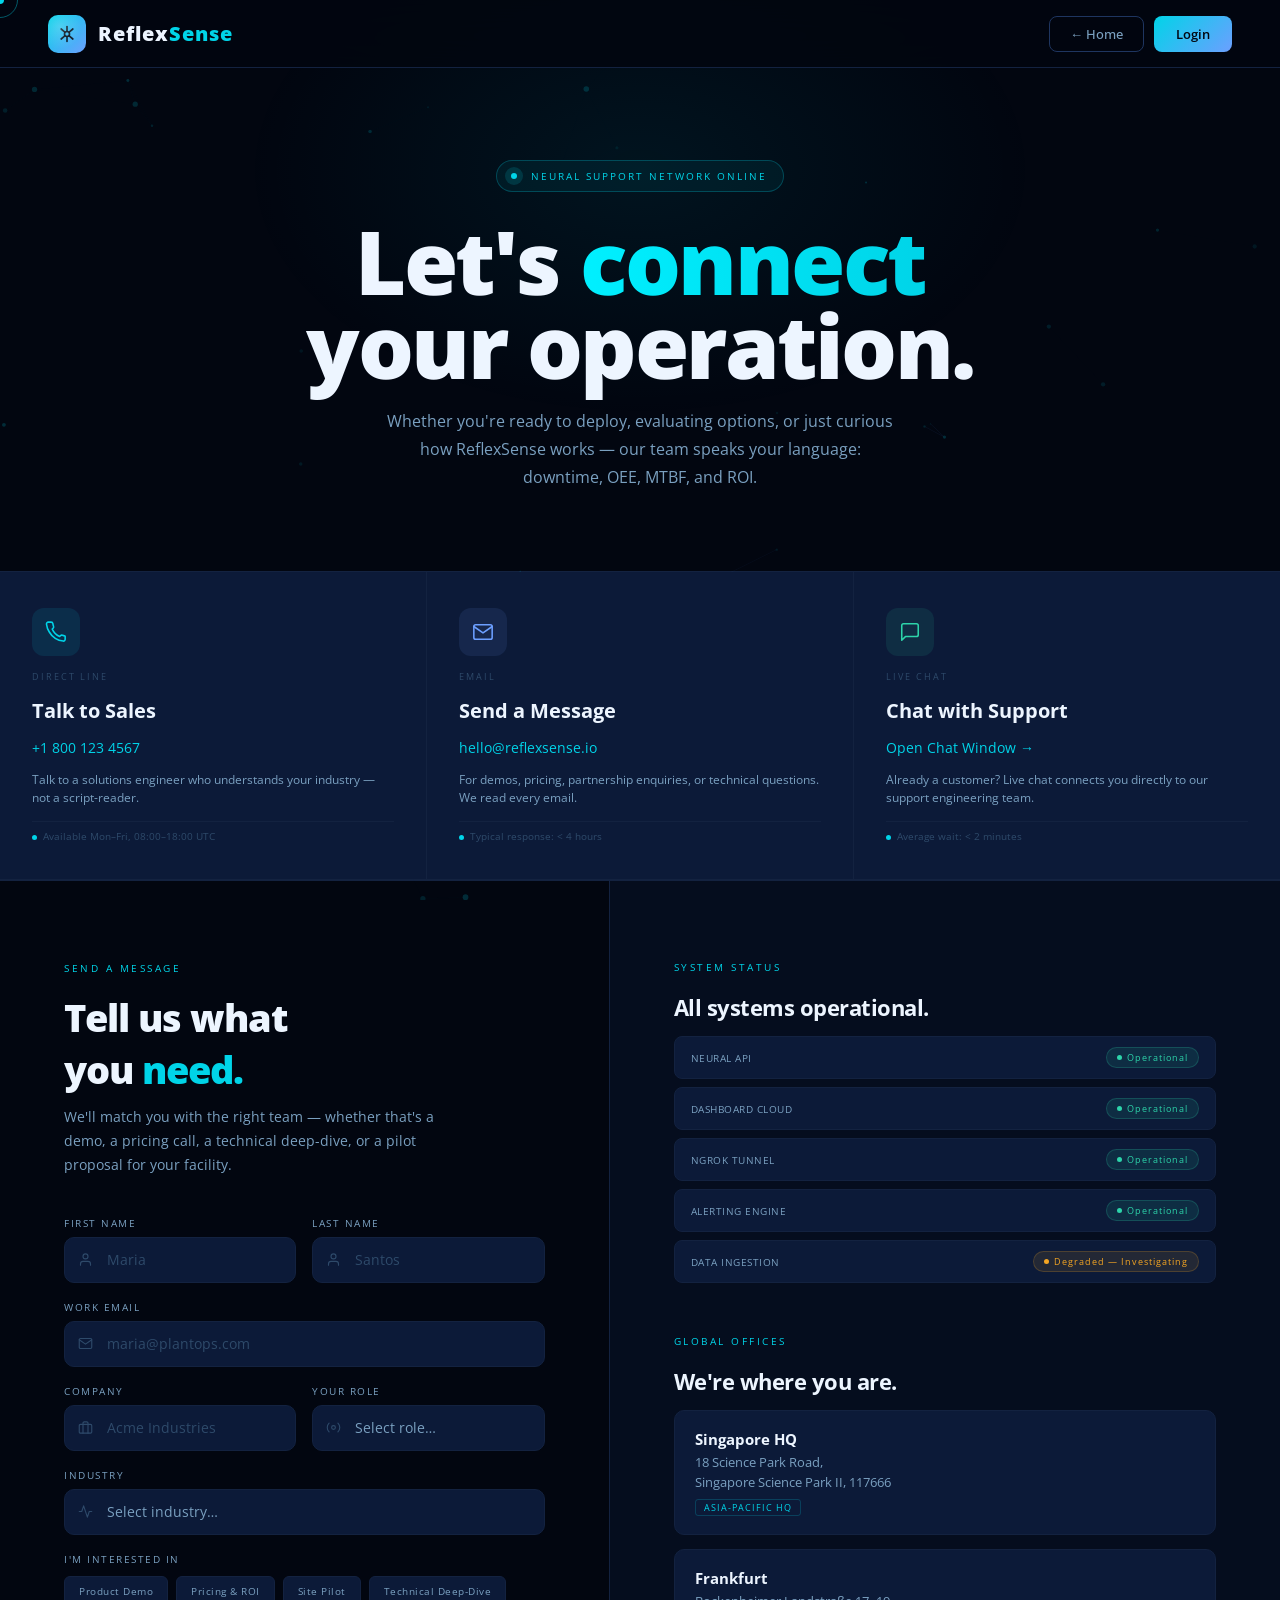
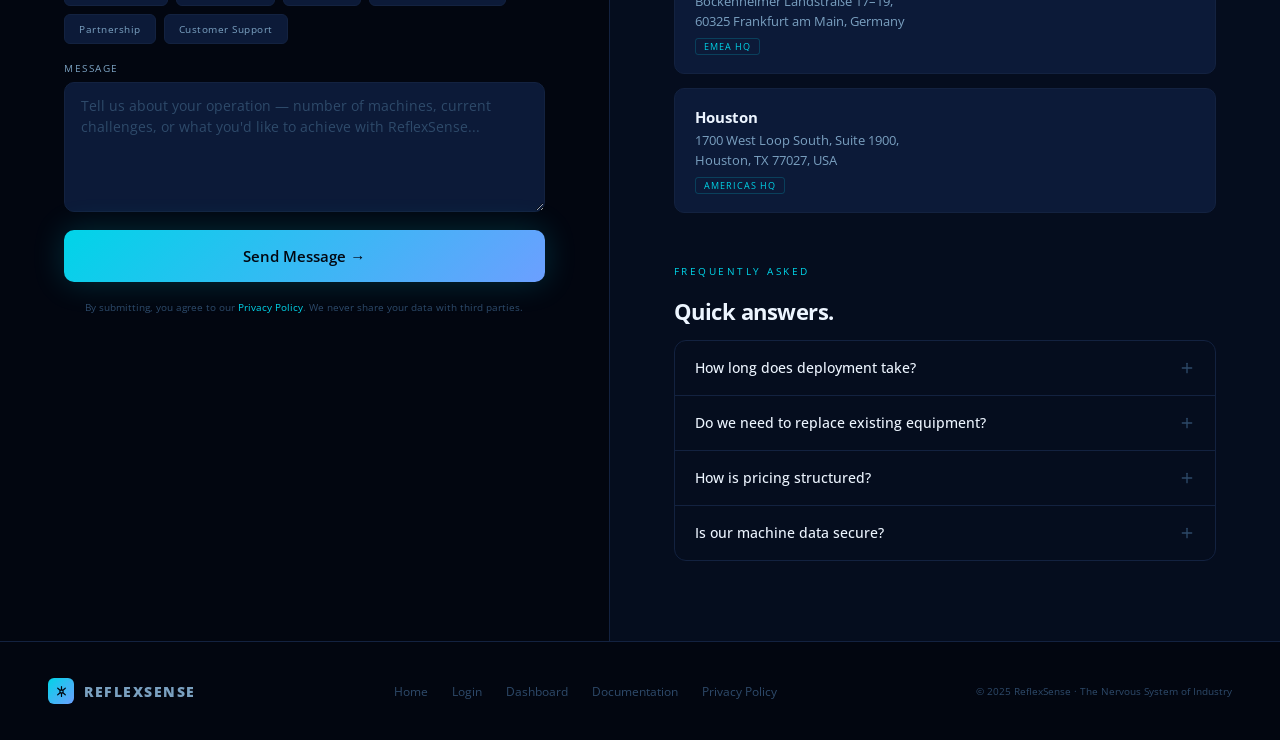
<file: contact.html>
<!DOCTYPE html>
<html lang="en">
<head>
<meta charset="UTF-8">
<meta name="viewport" content="width=device-width, initial-scale=1.0">
<title>ReflexSense — Get in Touch</title>
<link href="https://fonts.googleapis.com/css2?family=Open+Sans:ital,wght@0,300;0,400;0,500;0,600;0,700;0,800;1,400&display=swap" rel="stylesheet">
<style>
*,*::before,*::after{box-sizing:border-box;margin:0;padding:0;}
html{scroll-behavior:smooth;}

:root{
  --void:    #020610;
  --deep:    #050d1e;
  --bg:      #081229;
  --bg2:     #0a1630;
  --card:    #0c1a38;
  --border:  #132240;
  --border2: #1e3560;
  --neural:  #00d4e8;
  --neural2: #00b0c4;
  --neural3: #00f0ff;
  --pulse:   #6c9fff;
  --pulse2:  #4a7de8;
  --signal:  #ff6b35;
  --amber:   #f5a623;
  --red:     #ff4d6a;
  --green:   #2dd4aa;
  --nwhite:  #e8f4ff;
  --lgrey:   #9bb8d4;
  --t1:      #edf5ff;
  --t2:      #7aa0c0;
  --t3:      #2e4a6a;
  --fd: 'Open Sans', sans-serif;
  --fb: 'Open Sans', sans-serif;
  --fm: 'Open Sans', sans-serif;
}

body{background:var(--void);color:var(--t1);font-family:var(--fb);overflow-x:hidden;cursor:none;}

/* ── CUSTOM CURSOR ── */
.cursor{position:fixed;pointer-events:none;z-index:9999;mix-blend-mode:screen;}
.cursor-dot{width:8px;height:8px;border-radius:50%;background:var(--neural);transform:translate(-50%,-50%);}
.cursor-ring{width:36px;height:36px;border-radius:50%;border:1px solid rgba(0,212,232,.4);transform:translate(-50%,-50%);transition:width .2s, height .2s;}

/* ── NEURAL CANVAS ── */
#neuralCanvas{position:fixed;inset:0;pointer-events:none;z-index:0;opacity:.35;}

/* ── NAV ── */
nav{position:fixed;top:0;left:0;right:0;z-index:100;display:flex;align-items:center;justify-content:space-between;height:68px;padding:0 48px;background:rgba(2,6,16,.85);border-bottom:1px solid var(--border);backdrop-filter:blur(20px);}
.nav-brand{display:flex;align-items:center;gap:12px;text-decoration:none;}
.nav-logo-mark{width:38px;height:38px;border-radius:10px;background:linear-gradient(135deg, var(--neural), var(--pulse));display:flex;align-items:center;justify-content:center;position:relative;overflow:hidden;flex-shrink:0;}
.nav-logo-mark::before{content:'';position:absolute;inset:0;background:radial-gradient(circle at 30% 30%, rgba(255,255,255,.2), transparent 60%);}
.nav-logo-mark svg{width:20px;height:20px;fill:none;stroke:rgba(2,6,16,.9);stroke-width:2;stroke-linecap:round;stroke-linejoin:round;}
.nav-logotype{font-family:var(--fd);font-size:20px;font-weight:800;letter-spacing:1px;color:var(--t1);}
.nav-logotype span{color:var(--neural);}
.nav-back{font-family:var(--fb);font-size:13px;font-weight:500;padding:8px 20px;border-radius:8px;border:1px solid var(--border2);background:transparent;color:var(--t2);cursor:none;text-decoration:none;transition:all .2s;}
.nav-back:hover{border-color:var(--neural);color:var(--neural);}
.nav-login{font-family:var(--fb);font-size:13px;font-weight:600;padding:9px 22px;border-radius:8px;border:none;background:linear-gradient(135deg, var(--neural), var(--pulse));color:var(--void);cursor:none;text-decoration:none;transition:all .25s;}

/* ── HERO ── */
.contact-hero{
  position:relative;padding:160px 48px 80px;
  text-align:center;overflow:hidden;
}
.hero-glow{position:absolute;top:-80px;left:50%;transform:translateX(-50%);width:800px;height:500px;border-radius:50%;background:radial-gradient(ellipse, rgba(0,212,232,.07) 0%, transparent 70%);pointer-events:none;}
.hero-badge{display:inline-flex;align-items:center;gap:8px;padding:6px 16px 6px 8px;border-radius:100px;background:rgba(0,212,232,.06);border:1px solid rgba(0,212,232,.25);font-family:var(--fm);font-size:9.5px;color:var(--neural);letter-spacing:2px;margin-bottom:28px;animation:fadeUp .7s ease both;}
.hero-badge .pulse-dot{width:18px;height:18px;border-radius:50%;background:rgba(0,212,232,.15);display:flex;align-items:center;justify-content:center;}
.hero-badge .pulse-dot::after{content:'';width:6px;height:6px;border-radius:50%;background:var(--neural);animation:blink 1.4s infinite;}
@keyframes blink{0%,100%{opacity:1}50%{opacity:.2}}
.contact-hero h1{font-family:var(--fd);font-size:clamp(40px,7vw,88px);font-weight:800;line-height:.95;letter-spacing:-2.5px;color:var(--t1);margin-bottom:20px;animation:fadeUp .8s .08s ease both;}
.contact-hero h1 em{font-style:normal;background:linear-gradient(90deg,var(--neural3),var(--neural),var(--pulse));background-size:200% auto;-webkit-background-clip:text;-webkit-text-fill-color:transparent;background-clip:text;animation:shimmer 5s linear 1s infinite;}
@keyframes shimmer{from{background-position:200% center}to{background-position:-200% center}}
.contact-hero p{max-width:520px;margin:0 auto;font-size:16px;color:var(--t2);line-height:1.75;animation:fadeUp .8s .16s ease both;}
@keyframes fadeUp{from{opacity:0;transform:translateY(22px)}to{opacity:1;transform:translateY(0)}}

/* ── CONTACT WAYS ── */
.contact-ways{
  display:grid;grid-template-columns:repeat(3,1fr);
  gap:1px;background:var(--border);
  border-top:1px solid var(--border);border-bottom:1px solid var(--border);
}
.cway{
  background:var(--card);padding:36px 32px;
  display:flex;flex-direction:column;gap:14px;
  position:relative;overflow:hidden;transition:background .3s;
}
.cway:hover{background:var(--bg2);}
.cway::after{content:'';position:absolute;top:0;left:0;right:0;height:2px;background:linear-gradient(90deg,transparent,var(--neural),transparent);opacity:0;transition:opacity .4s;}
.cway:hover::after{opacity:1;}
.cway-icon{width:48px;height:48px;border-radius:12px;display:flex;align-items:center;justify-content:center;}
.cway-icon svg{width:22px;height:22px;fill:none;stroke-width:1.7;stroke-linecap:round;stroke-linejoin:round;}
.ci-a{background:rgba(0,212,232,.1);} .ci-a svg{stroke:var(--neural);}
.ci-b{background:rgba(108,159,255,.1);} .ci-b svg{stroke:var(--pulse);}
.ci-c{background:rgba(45,212,170,.1);} .ci-c svg{stroke:var(--green);}
.cway-label{font-family:var(--fm);font-size:9px;letter-spacing:2px;color:var(--t3);}
.cway-h{font-family:var(--fd);font-size:20px;font-weight:700;color:var(--t1);}
.cway-val{font-size:14px;color:var(--neural);text-decoration:none;transition:opacity .2s;}
.cway-val:hover{opacity:.7;}
.cway-note{font-size:12px;color:var(--t2);line-height:1.5;}
.cway-resp{font-family:var(--fm);font-size:9.5px;color:var(--t3);margin-top:auto;padding-top:8px;border-top:1px solid var(--border);}
.resp-dot{display:inline-block;width:5px;height:5px;border-radius:50%;background:var(--neural);margin-right:6px;animation:blink 1.4s infinite;}

/* ── MAIN CONTENT ── */
.contact-main{
  display:grid;grid-template-columns:1fr 1.1fr;
  gap:0;
  border-top:1px solid var(--border);
}

/* ── FORM SIDE ── */
.form-side{padding:80px 64px;border-right:1px solid var(--border);position:relative;z-index:1;}
.side-eyebrow{font-family:var(--fm);font-size:10px;letter-spacing:2.5px;color:var(--neural);margin-bottom:16px;}
.side-h{font-family:var(--fd);font-size:clamp(28px,3vw,40px);font-weight:800;letter-spacing:-1px;color:var(--t1);margin-bottom:10px;}
.side-h em{font-style:normal;color:var(--neural);}
.side-p{font-size:14px;color:var(--t2);line-height:1.7;margin-bottom:40px;max-width:400px;}

/* FORM */
.contact-form{display:flex;flex-direction:column;gap:18px;}
.form-row{display:grid;grid-template-columns:1fr 1fr;gap:16px;}
.field{display:flex;flex-direction:column;gap:7px;}
.field label{font-family:var(--fm);font-size:9.5px;letter-spacing:1.5px;color:var(--t2);}
.input-wrap{position:relative;display:flex;align-items:center;}
.iw-icon{position:absolute;left:14px;z-index:2;pointer-events:none;}
.iw-icon svg{width:15px;height:15px;fill:none;stroke:var(--t3);stroke-width:1.8;stroke-linecap:round;stroke-linejoin:round;transition:stroke .25s;display:block;}
.input-wrap:focus-within .iw-icon svg{stroke:var(--neural);}
input,select,textarea{
  width:100%;padding:13px 13px 13px 42px;
  background:var(--card);border:1px solid var(--border);border-radius:10px;
  font-family:var(--fb);font-size:13.5px;color:var(--t1);
  outline:none;transition:border-color .25s, box-shadow .25s, background .25s;
  cursor:none;
}
input::placeholder,textarea::placeholder{color:var(--t3);}
input:focus,select:focus,textarea:focus{border-color:var(--neural);box-shadow:0 0 0 3px rgba(0,212,232,.1);background:var(--bg2);}
select{appearance:none;-webkit-appearance:none;padding-left:42px;color:var(--t2);}
select option{background:var(--card);color:var(--t1);}
textarea{padding:13px 16px;min-height:130px;resize:vertical;font-family:var(--fb);line-height:1.6;}
.no-icon textarea,.no-icon input{padding-left:16px;}

/* interest tags */
.interest-label{font-family:var(--fm);font-size:9.5px;letter-spacing:1.5px;color:var(--t2);margin-bottom:0;}
.interest-tags{display:flex;flex-wrap:wrap;gap:8px;}
.itag{
  font-family:var(--fm);font-size:10px;letter-spacing:.5px;
  padding:7px 14px;border-radius:6px;
  background:var(--card);border:1px solid var(--border);color:var(--t2);
  cursor:none;transition:all .2s;user-select:none;
}
.itag:hover{border-color:var(--border2);color:var(--t1);}
.itag.selected{border-color:var(--neural);color:var(--neural);background:rgba(0,212,232,.07);}

.btn-submit{
  width:100%;padding:16px;border-radius:10px;border:none;
  background:linear-gradient(135deg, var(--neural) 0%, var(--pulse) 100%);
  font-family:var(--fb);font-size:15px;font-weight:600;color:var(--void);
  cursor:none;transition:all .3s;position:relative;overflow:hidden;
  box-shadow:0 0 32px rgba(0,212,232,.2);
}
.btn-submit::before{content:'';position:absolute;inset:0;background:rgba(255,255,255,.18);opacity:0;transition:opacity .25s;}
.btn-submit:hover::before{opacity:1;}
.btn-submit:hover{transform:translateY(-2px);box-shadow:0 8px 40px rgba(0,212,232,.3);}

.privacy-note{font-family:var(--fm);font-size:9.5px;color:var(--t3);line-height:1.6;text-align:center;}
.privacy-note a{color:var(--neural);text-decoration:none;}

/* SUCCESS STATE */
.success-state{display:none;text-align:center;padding:48px 0;}
.success-icon{width:72px;height:72px;border-radius:50%;background:rgba(0,212,232,.1);border:2px solid rgba(0,212,232,.3);display:flex;align-items:center;justify-content:center;margin:0 auto 24px;}
.success-icon svg{width:32px;height:32px;fill:none;stroke:var(--neural);stroke-width:2;stroke-linecap:round;stroke-linejoin:round;}
.success-title{font-family:var(--fd);font-size:28px;font-weight:800;color:var(--t1);margin-bottom:12px;letter-spacing:-1px;}
.success-desc{font-size:14px;color:var(--t2);line-height:1.7;max-width:360px;margin:0 auto;}

/* ── INFO SIDE ── */
.info-side{padding:80px 64px;background:var(--deep);}
.info-block{margin-bottom:52px;}
.info-block:last-child{margin-bottom:0;}
.info-eyebrow{font-family:var(--fm);font-size:9.5px;letter-spacing:2.5px;color:var(--neural);margin-bottom:18px;}
.info-h{font-family:var(--fd);font-size:22px;font-weight:700;color:var(--t1);margin-bottom:14px;letter-spacing:-.5px;}

/* Office */
.offices{display:flex;flex-direction:column;gap:14px;}
.office{padding:18px 20px;background:var(--card);border:1px solid var(--border);border-radius:10px;transition:border-color .3s;}
.office:hover{border-color:var(--border2);}
.office-name{font-family:var(--fd);font-size:15px;font-weight:700;color:var(--t1);margin-bottom:4px;}
.office-addr{font-size:12.5px;color:var(--t2);line-height:1.6;}
.office-tag{display:inline-block;font-family:var(--fm);font-size:8.5px;letter-spacing:1px;padding:2px 8px;border-radius:3px;border:1px solid rgba(0,212,232,.2);color:var(--neural);margin-top:6px;}

/* FAQ */
.faq-list{display:flex;flex-direction:column;gap:0;border:1px solid var(--border);border-radius:12px;overflow:hidden;}
.faq-item{border-bottom:1px solid var(--border);}
.faq-item:last-child{border-bottom:none;}
.faq-q{
  width:100%;background:none;border:none;color:var(--t1);cursor:none;
  display:flex;align-items:center;justify-content:space-between;
  padding:18px 20px;font-family:var(--fb);font-size:13.5px;font-weight:500;
  text-align:left;transition:background .2s;
}
.faq-q:hover{background:rgba(0,212,232,.03);}
.faq-q svg{width:16px;height:16px;flex-shrink:0;fill:none;stroke:var(--t3);stroke-width:2;stroke-linecap:round;transition:transform .3s,stroke .2s;}
.faq-item.open .faq-q svg{transform:rotate(45deg);stroke:var(--neural);}
.faq-a{max-height:0;overflow:hidden;transition:max-height .4s ease;font-size:13px;color:var(--t2);line-height:1.65;padding:0 20px;}
.faq-item.open .faq-a{max-height:200px;padding:0 20px 18px;}

/* Status */
.status-board{display:flex;flex-direction:column;gap:8px;}
.status-row{display:flex;align-items:center;justify-content:space-between;padding:10px 16px;background:var(--card);border:1px solid var(--border);border-radius:8px;}
.status-name{font-family:var(--fm);font-size:10px;color:var(--t2);letter-spacing:.5px;}
.status-pill{font-family:var(--fm);font-size:9px;letter-spacing:1px;padding:3px 10px;border-radius:100px;display:flex;align-items:center;gap:5px;}
.sp-green{background:rgba(45,212,170,.1);color:var(--green);border:1px solid rgba(45,212,170,.2);}
.sp-amber{background:rgba(245,166,35,.1);color:var(--amber);border:1px solid rgba(245,166,35,.2);}
.sp-dot{width:5px;height:5px;border-radius:50%;background:currentColor;animation:blink 1.4s infinite;}

/* ── FOOTER ── */
footer{border-top:1px solid var(--border);padding:36px 48px;background:var(--void);display:flex;align-items:center;justify-content:space-between;flex-wrap:wrap;gap:16px;position:relative;z-index:1;}
.foot-brand{display:flex;align-items:center;gap:10px;}
.foot-logo-mark{width:26px;height:26px;border-radius:6px;background:linear-gradient(135deg,var(--neural),var(--pulse));display:flex;align-items:center;justify-content:center;}
.foot-logo-mark svg{width:13px;height:13px;fill:none;stroke:var(--void);stroke-width:2.2;stroke-linecap:round;stroke-linejoin:round;}
.foot-logotype{font-family:var(--fd);font-size:14px;font-weight:800;letter-spacing:1.5px;color:var(--t2);}
.foot-links{display:flex;gap:24px;}
.foot-links a{font-size:12px;color:var(--t3);text-decoration:none;transition:color .2s;}
.foot-links a:hover{color:var(--neural);}
.foot-copy{font-family:var(--fm);font-size:10px;color:var(--t3);}

/* ── REVEAL ── */
.reveal{opacity:0;transform:translateY(24px);transition:opacity .6s ease,transform .6s ease;}
.reveal.in{opacity:1;transform:translateY(0);}
.reveal-d1{transition-delay:.08s;}.reveal-d2{transition-delay:.16s;}.reveal-d3{transition-delay:.24s;}

/* ── RESPONSIVE ── */
@media(max-width:1024px){
  .contact-main{grid-template-columns:1fr;}
  .form-side{border-right:none;border-bottom:1px solid var(--border);padding:60px 40px;}
  .info-side{padding:60px 40px;}
  .contact-ways{grid-template-columns:1fr;}
}
@media(max-width:768px){
  nav{padding:0 20px;}
  .contact-hero{padding:120px 20px 60px;}
  .form-side,.info-side{padding:48px 20px;}
  .form-row{grid-template-columns:1fr;}
  footer{flex-direction:column;align-items:flex-start;padding:24px 20px;}
  .foot-links{flex-wrap:wrap;gap:16px;}
  body{cursor:auto;}.cursor{display:none;}
}
</style>
</head>
<body>

<div class="cursor" id="cursorDot"><div class="cursor-dot"></div></div>
<div class="cursor" id="cursorRing"><div class="cursor-ring"></div></div>
<canvas id="neuralCanvas"></canvas>

<!-- NAV -->
<nav>
  <a class="nav-brand" href="index.html">
    <div class="nav-logo-mark">
      <svg viewBox="0 0 24 24">
        <circle cx="12" cy="12" r="3"/>
        <line x1="12" y1="9" x2="12" y2="3"/>
        <line x1="14.6" y1="9.7" x2="19" y2="6"/>
        <line x1="14.6" y1="14.3" x2="19" y2="18"/>
        <line x1="12" y1="15" x2="12" y2="21"/>
        <line x1="9.4" y1="14.3" x2="5" y2="18"/>
        <line x1="9.4" y1="9.7" x2="5" y2="6"/>
      </svg>
    </div>
    <span class="nav-logotype">Reflex<span>Sense</span></span>
  </a>
  <div style="display:flex;gap:10px;align-items:center;">
    <a href="index.html" class="nav-back">← Home</a>
    <a href="login.html" class="nav-login">Login</a>
  </div>
</nav>

<!-- HERO -->
<section class="contact-hero">
  <div class="hero-glow"></div>
  <div class="hero-badge">
    <div class="pulse-dot"></div>
    NEURAL SUPPORT NETWORK ONLINE
  </div>
  <h1>Let's <em>connect</em><br>your operation.</h1>
  <p>Whether you're ready to deploy, evaluating options, or just curious how ReflexSense works — our team speaks your language: downtime, OEE, MTBF, and ROI.</p>
</section>

<!-- CONTACT WAYS -->
<div class="contact-ways">
  <div class="cway reveal">
    <div class="cway-icon ci-a">
      <svg viewBox="0 0 24 24"><path d="M22 16.92v3a2 2 0 0 1-2.18 2 19.79 19.79 0 0 1-8.63-3.07A19.5 19.5 0 0 1 4.69 12 19.79 19.79 0 0 1 1.61 3.41 2 2 0 0 1 3.6 1.22h3a2 2 0 0 1 2 1.72 12.84 12.84 0 0 0 .7 2.81 2 2 0 0 1-.45 2.11L7.91 8.81A16 16 0 0 0 16 16.91l.86-.86a2 2 0 0 1 2.11-.45 12.84 12.84 0 0 0 2.81.7A2 2 0 0 1 22 16.92z"/></svg>
    </div>
    <div class="cway-label">DIRECT LINE</div>
    <div class="cway-h">Talk to Sales</div>
    <a class="cway-val" href="tel:+18001234567">+1 800 123 4567</a>
    <p class="cway-note">Talk to a solutions engineer who understands your industry — not a script-reader.</p>
    <div class="cway-resp"><span class="resp-dot"></span>Available Mon–Fri, 08:00–18:00 UTC</div>
  </div>
  <div class="cway reveal reveal-d1">
    <div class="cway-icon ci-b">
      <svg viewBox="0 0 24 24"><path d="M4 4h16c1.1 0 2 .9 2 2v12c0 1.1-.9 2-2 2H4c-1.1 0-2-.9-2-2V6c0-1.1.9-2 2-2z"/><polyline points="22,6 12,13 2,6"/></svg>
    </div>
    <div class="cway-label">EMAIL</div>
    <div class="cway-h">Send a Message</div>
    <a class="cway-val" href="mailto:hello@reflexsense.io">hello@reflexsense.io</a>
    <p class="cway-note">For demos, pricing, partnership enquiries, or technical questions. We read every email.</p>
    <div class="cway-resp"><span class="resp-dot"></span>Typical response: &lt; 4 hours</div>
  </div>
  <div class="cway reveal reveal-d2">
    <div class="cway-icon ci-c">
      <svg viewBox="0 0 24 24"><path d="M21 15a2 2 0 0 1-2 2H7l-4 4V5a2 2 0 0 1 2-2h14a2 2 0 0 1 2 2z"/></svg>
    </div>
    <div class="cway-label">LIVE CHAT</div>
    <div class="cway-h">Chat with Support</div>
    <a class="cway-val" href="#">Open Chat Window →</a>
    <p class="cway-note">Already a customer? Live chat connects you directly to our support engineering team.</p>
    <div class="cway-resp"><span class="resp-dot"></span>Average wait: &lt; 2 minutes</div>
  </div>
</div>

<!-- MAIN CONTENT -->
<div class="contact-main">

  <!-- FORM SIDE -->
  <div class="form-side">
    <p class="side-eyebrow">SEND A MESSAGE</p>
    <h2 class="side-h">Tell us what<br>you <em>need.</em></h2>
    <p class="side-p">We'll match you with the right team — whether that's a demo, a pricing call, a technical deep-dive, or a pilot proposal for your facility.</p>

    <div id="contactFormWrap">
      <form class="contact-form" id="contactForm" onsubmit="handleSubmit(event)">

        <div class="form-row">
          <div class="field">
            <label for="fname">FIRST NAME</label>
            <div class="input-wrap">
              <div class="iw-icon"><svg viewBox="0 0 24 24"><path d="M20 21v-2a4 4 0 0 0-4-4H8a4 4 0 0 0-4 4v2"/><circle cx="12" cy="7" r="4"/></svg></div>
              <input type="text" id="fname" placeholder="Maria" required>
            </div>
          </div>
          <div class="field">
            <label for="lname">LAST NAME</label>
            <div class="input-wrap">
              <div class="iw-icon"><svg viewBox="0 0 24 24"><path d="M20 21v-2a4 4 0 0 0-4-4H8a4 4 0 0 0-4 4v2"/><circle cx="12" cy="7" r="4"/></svg></div>
              <input type="text" id="lname" placeholder="Santos" required>
            </div>
          </div>
        </div>

        <div class="field">
          <label for="cemail">WORK EMAIL</label>
          <div class="input-wrap">
            <div class="iw-icon"><svg viewBox="0 0 24 24"><path d="M4 4h16c1.1 0 2 .9 2 2v12c0 1.1-.9 2-2 2H4c-1.1 0-2-.9-2-2V6c0-1.1.9-2 2-2z"/><polyline points="22,6 12,13 2,6"/></svg></div>
            <input type="email" id="cemail" placeholder="maria@plantops.com" required>
          </div>
        </div>

        <div class="form-row">
          <div class="field">
            <label for="company">COMPANY</label>
            <div class="input-wrap">
              <div class="iw-icon"><svg viewBox="0 0 24 24"><rect x="2" y="7" width="20" height="14" rx="2" ry="2"/><path d="M16 21V5a2 2 0 0 0-2-2h-4a2 2 0 0 0-2 2v16"/></svg></div>
              <input type="text" id="company" placeholder="Acme Industries" required>
            </div>
          </div>
          <div class="field">
            <label for="role">YOUR ROLE</label>
            <div class="input-wrap">
              <div class="iw-icon"><svg viewBox="0 0 24 24"><circle cx="12" cy="12" r="3"/><path d="M19.07 4.93a10 10 0 0 1 0 14.14M4.93 4.93a10 10 0 0 0 0 14.14"/></svg></div>
              <select id="role">
                <option value="">Select role…</option>
                <option>Plant Manager</option>
                <option>Reliability Engineer</option>
                <option>Maintenance Engineer</option>
                <option>Operations Director</option>
                <option>CTO / Head of Engineering</option>
                <option>Procurement</option>
                <option>Other</option>
              </select>
            </div>
          </div>
        </div>

        <div class="field">
          <label for="industry">INDUSTRY</label>
          <div class="input-wrap">
            <div class="iw-icon"><svg viewBox="0 0 24 24"><polyline points="22 12 18 12 15 21 9 3 6 12 2 12"/></svg></div>
            <select id="industry">
              <option value="">Select industry…</option>
              <option>Manufacturing</option>
              <option>Agriculture</option>
              <option>Transportation / Railways</option>
              <option>Healthcare & Facilities</option>
              <option>Energy & Utilities</option>
              <option>Mining</option>
              <option>Other</option>
            </select>
          </div>
        </div>

        <div class="field" style="gap:10px;">
          <label class="interest-label">I'M INTERESTED IN</label>
          <div class="interest-tags" id="interestTags">
            <span class="itag" data-val="demo">Product Demo</span>
            <span class="itag" data-val="pricing">Pricing & ROI</span>
            <span class="itag" data-val="pilot">Site Pilot</span>
            <span class="itag" data-val="tech">Technical Deep-Dive</span>
            <span class="itag" data-val="partner">Partnership</span>
            <span class="itag" data-val="support">Customer Support</span>
          </div>
        </div>

        <div class="field no-icon">
          <label for="message">MESSAGE</label>
          <textarea id="message" placeholder="Tell us about your operation — number of machines, current challenges, or what you'd like to achieve with ReflexSense..." required></textarea>
        </div>

        <button type="submit" class="btn-submit" id="submitBtn">Send Message →</button>

        <p class="privacy-note">By submitting, you agree to our <a href="#">Privacy Policy</a>. We never share your data with third parties.</p>
      </form>
    </div>

    <div class="success-state" id="successState">
      <div class="success-icon">
        <svg viewBox="0 0 24 24"><path d="M22 11.08V12a10 10 0 1 1-5.93-9.14"/><polyline points="22 4 12 14.01 9 11.01"/></svg>
      </div>
      <div class="success-title">Signal received.</div>
      <p class="success-desc">Thanks for reaching out. A ReflexSense solutions engineer will respond within 4 hours — usually much sooner.</p>
    </div>
  </div>

  <!-- INFO SIDE -->
  <div class="info-side">

    <div class="info-block reveal">
      <div class="info-eyebrow">SYSTEM STATUS</div>
      <div class="info-h">All systems operational.</div>
      <div class="status-board">
        <div class="status-row">
          <span class="status-name">NEURAL API</span>
          <span class="status-pill sp-green"><span class="sp-dot"></span>Operational</span>
        </div>
        <div class="status-row">
          <span class="status-name">DASHBOARD CLOUD</span>
          <span class="status-pill sp-green"><span class="sp-dot"></span>Operational</span>
        </div>
        <div class="status-row">
          <span class="status-name">NGROK TUNNEL</span>
          <span class="status-pill sp-green"><span class="sp-dot"></span>Operational</span>
        </div>
        <div class="status-row">
          <span class="status-name">ALERTING ENGINE</span>
          <span class="status-pill sp-green"><span class="sp-dot"></span>Operational</span>
        </div>
        <div class="status-row">
          <span class="status-name">DATA INGESTION</span>
          <span class="status-pill sp-amber"><span class="sp-dot"></span>Degraded — Investigating</span>
        </div>
      </div>
    </div>

    <div class="info-block reveal reveal-d1">
      <div class="info-eyebrow">GLOBAL OFFICES</div>
      <div class="info-h">We're where you are.</div>
      <div class="offices">
        <div class="office">
          <div class="office-name">Singapore HQ</div>
          <div class="office-addr">18 Science Park Road,<br>Singapore Science Park II, 117666</div>
          <span class="office-tag">ASIA-PACIFIC HQ</span>
        </div>
        <div class="office">
          <div class="office-name">Frankfurt</div>
          <div class="office-addr">Bockenheimer Landstraße 17–19,<br>60325 Frankfurt am Main, Germany</div>
          <span class="office-tag">EMEA HQ</span>
        </div>
        <div class="office">
          <div class="office-name">Houston</div>
          <div class="office-addr">1700 West Loop South, Suite 1900,<br>Houston, TX 77027, USA</div>
          <span class="office-tag">AMERICAS HQ</span>
        </div>
      </div>
    </div>

    <div class="info-block reveal reveal-d2">
      <div class="info-eyebrow">FREQUENTLY ASKED</div>
      <div class="info-h">Quick answers.</div>
      <div class="faq-list">
        <div class="faq-item">
          <button class="faq-q" onclick="toggleFaq(this)">
            How long does deployment take?
            <svg viewBox="0 0 24 24"><line x1="12" y1="5" x2="12" y2="19"/><line x1="5" y1="12" x2="19" y2="12"/></svg>
          </button>
          <div class="faq-a">Most customers have sensors live and streaming within 48–72 hours. Our plug-and-play RP2040 nodes require no infrastructure changes, and the ngrok tunnel is configured in under 10 minutes.</div>
        </div>
        <div class="faq-item">
          <button class="faq-q" onclick="toggleFaq(this)">
            Do we need to replace existing equipment?
            <svg viewBox="0 0 24 24"><line x1="12" y1="5" x2="12" y2="19"/><line x1="5" y1="12" x2="19" y2="12"/></svg>
          </button>
          <div class="faq-a">No rip-and-replace required. ReflexSense attaches non-invasively to existing machines and integrates with SAP, Oracle NetSuite, Power BI, and most CMMS platforms via REST API.</div>
        </div>
        <div class="faq-item">
          <button class="faq-q" onclick="toggleFaq(this)">
            How is pricing structured?
            <svg viewBox="0 0 24 24"><line x1="12" y1="5" x2="12" y2="19"/><line x1="5" y1="12" x2="19" y2="12"/></svg>
          </button>
          <div class="faq-a">Pricing is per monitored asset, billed annually. We offer a Starter tier (up to 10 nodes), Professional (up to 100 nodes), and Enterprise (unlimited + custom SLA). Use the calculator on our homepage for an instant estimate.</div>
        </div>
        <div class="faq-item">
          <button class="faq-q" onclick="toggleFaq(this)">
            Is our machine data secure?
            <svg viewBox="0 0 24 24"><line x1="12" y1="5" x2="12" y2="19"/><line x1="5" y1="12" x2="19" y2="12"/></svg>
          </button>
          <div class="faq-a">All data travels encrypted through our ngrok secure tunnel infrastructure. We are SOC 2 Type II compliant, and optionally offer on-premise deployment for air-gapped environments.</div>
        </div>
      </div>
    </div>

  </div>
</div>

<!-- FOOTER -->
<footer>
  <div class="foot-brand">
    <div class="foot-logo-mark">
      <svg viewBox="0 0 24 24"><circle cx="12" cy="12" r="3"/><line x1="12" y1="9" x2="12" y2="3"/><line x1="14.6" y1="9.7" x2="19" y2="6"/><line x1="14.6" y1="14.3" x2="19" y2="18"/><line x1="12" y1="15" x2="12" y2="21"/><line x1="9.4" y1="14.3" x2="5" y2="18"/><line x1="9.4" y1="9.7" x2="5" y2="6"/></svg>
    </div>
    <span class="foot-logotype">REFLEXSENSE</span>
  </div>
  <div class="foot-links">
    <a href="index.html">Home</a>
    <a href="login.html">Login</a>
    <a href="dashboard.html">Dashboard</a>
    <a href="#">Documentation</a>
    <a href="#">Privacy Policy</a>
  </div>
  <span class="foot-copy">© 2025 ReflexSense · The Nervous System of Industry</span>
</footer>

<script>
/* ── CURSOR ── */
const dot=document.getElementById('cursorDot'),ring=document.getElementById('cursorRing');
let mx=0,my=0,rx=0,ry=0;
document.addEventListener('mousemove',e=>{mx=e.clientX;my=e.clientY;dot.style.left=mx+'px';dot.style.top=my+'px';});
function animRing(){rx+=(mx-rx)*.1;ry+=(my-ry)*.1;ring.style.left=rx+'px';ring.style.top=ry+'px';requestAnimationFrame(animRing);}animRing();
document.querySelectorAll('a,button,input,select,textarea,.itag,.cway,.office').forEach(el=>{
  el.addEventListener('mouseenter',()=>{ring.querySelector('.cursor-ring').style.width='56px';ring.querySelector('.cursor-ring').style.height='56px';ring.querySelector('.cursor-ring').style.borderColor='rgba(0,212,232,.6)';});
  el.addEventListener('mouseleave',()=>{ring.querySelector('.cursor-ring').style.width='36px';ring.querySelector('.cursor-ring').style.height='36px';ring.querySelector('.cursor-ring').style.borderColor='rgba(0,212,232,.4)';});
});

/* ── NEURAL CANVAS ── */
const canvas=document.getElementById('neuralCanvas');
const ctx=canvas.getContext('2d');
let W,H,nodes=[];
function resize(){W=canvas.width=window.innerWidth;H=canvas.height=window.innerHeight;}
resize();window.addEventListener('resize',resize);
function makeNodes(n){nodes=[];for(let i=0;i<n;i++)nodes.push({x:Math.random()*W,y:Math.random()*H,vx:(Math.random()-.5)*.2,vy:(Math.random()-.5)*.2,r:Math.random()*1.8+.5,pulse:Math.random()*Math.PI*2});}
makeNodes(45);
function drawNeural(){
  ctx.clearRect(0,0,W,H);const t=Date.now()/1000;
  for(let i=0;i<nodes.length;i++)for(let j=i+1;j<nodes.length;j++){
    const dx=nodes[j].x-nodes[i].x,dy=nodes[j].y-nodes[i].y,dist=Math.sqrt(dx*dx+dy*dy);
    if(dist<150){const a=(1-dist/150)*.14;ctx.beginPath();ctx.moveTo(nodes[i].x,nodes[i].y);ctx.lineTo(nodes[j].x,nodes[j].y);const ip=dist<80&&Math.sin(t*2+i)>.8;ctx.strokeStyle=ip?`rgba(108,159,255,${a*1.4})`:`rgba(0,212,232,${a})`;ctx.lineWidth=ip?1:.4;ctx.stroke();}
  }
  for(let n of nodes){n.x+=n.vx;n.y+=n.vy;if(n.x<0||n.x>W)n.vx*=-1;if(n.y<0||n.y>H)n.vy*=-1;n.pulse+=.018;const g=Math.sin(n.pulse)*.5+.5;ctx.beginPath();ctx.arc(n.x,n.y,n.r*(1+g*.4),0,Math.PI*2);ctx.fillStyle=`rgba(0,212,232,${.22+g*.32})`;ctx.fill();}
  requestAnimationFrame(drawNeural);
}
drawNeural();

/* ── SCROLL REVEAL ── */
const ro=new IntersectionObserver(es=>{es.forEach(e=>{if(e.isIntersecting){e.target.classList.add('in');ro.unobserve(e.target);}});},{threshold:.1});
document.querySelectorAll('.reveal').forEach(el=>ro.observe(el));

/* ── INTEREST TAGS ── */
document.querySelectorAll('.itag').forEach(tag=>{
  tag.addEventListener('click',()=>tag.classList.toggle('selected'));
});

/* ── FAQ ACCORDION ── */
function toggleFaq(btn){
  const item=btn.closest('.faq-item');
  const isOpen=item.classList.contains('open');
  document.querySelectorAll('.faq-item').forEach(i=>i.classList.remove('open'));
  if(!isOpen)item.classList.add('open');
}

/* ── FORM SUBMIT ── */
function handleSubmit(e){
  e.preventDefault();
  const btn=document.getElementById('submitBtn');
  btn.textContent='Transmitting…';btn.style.opacity='.7';btn.disabled=true;
  setTimeout(()=>{
    document.getElementById('contactFormWrap').style.display='none';
    const s=document.getElementById('successState');
    s.style.display='block';
    s.style.animation='fadeUp .6s ease both';
  },1600);
}
</script>
</body>
</html>
</file>
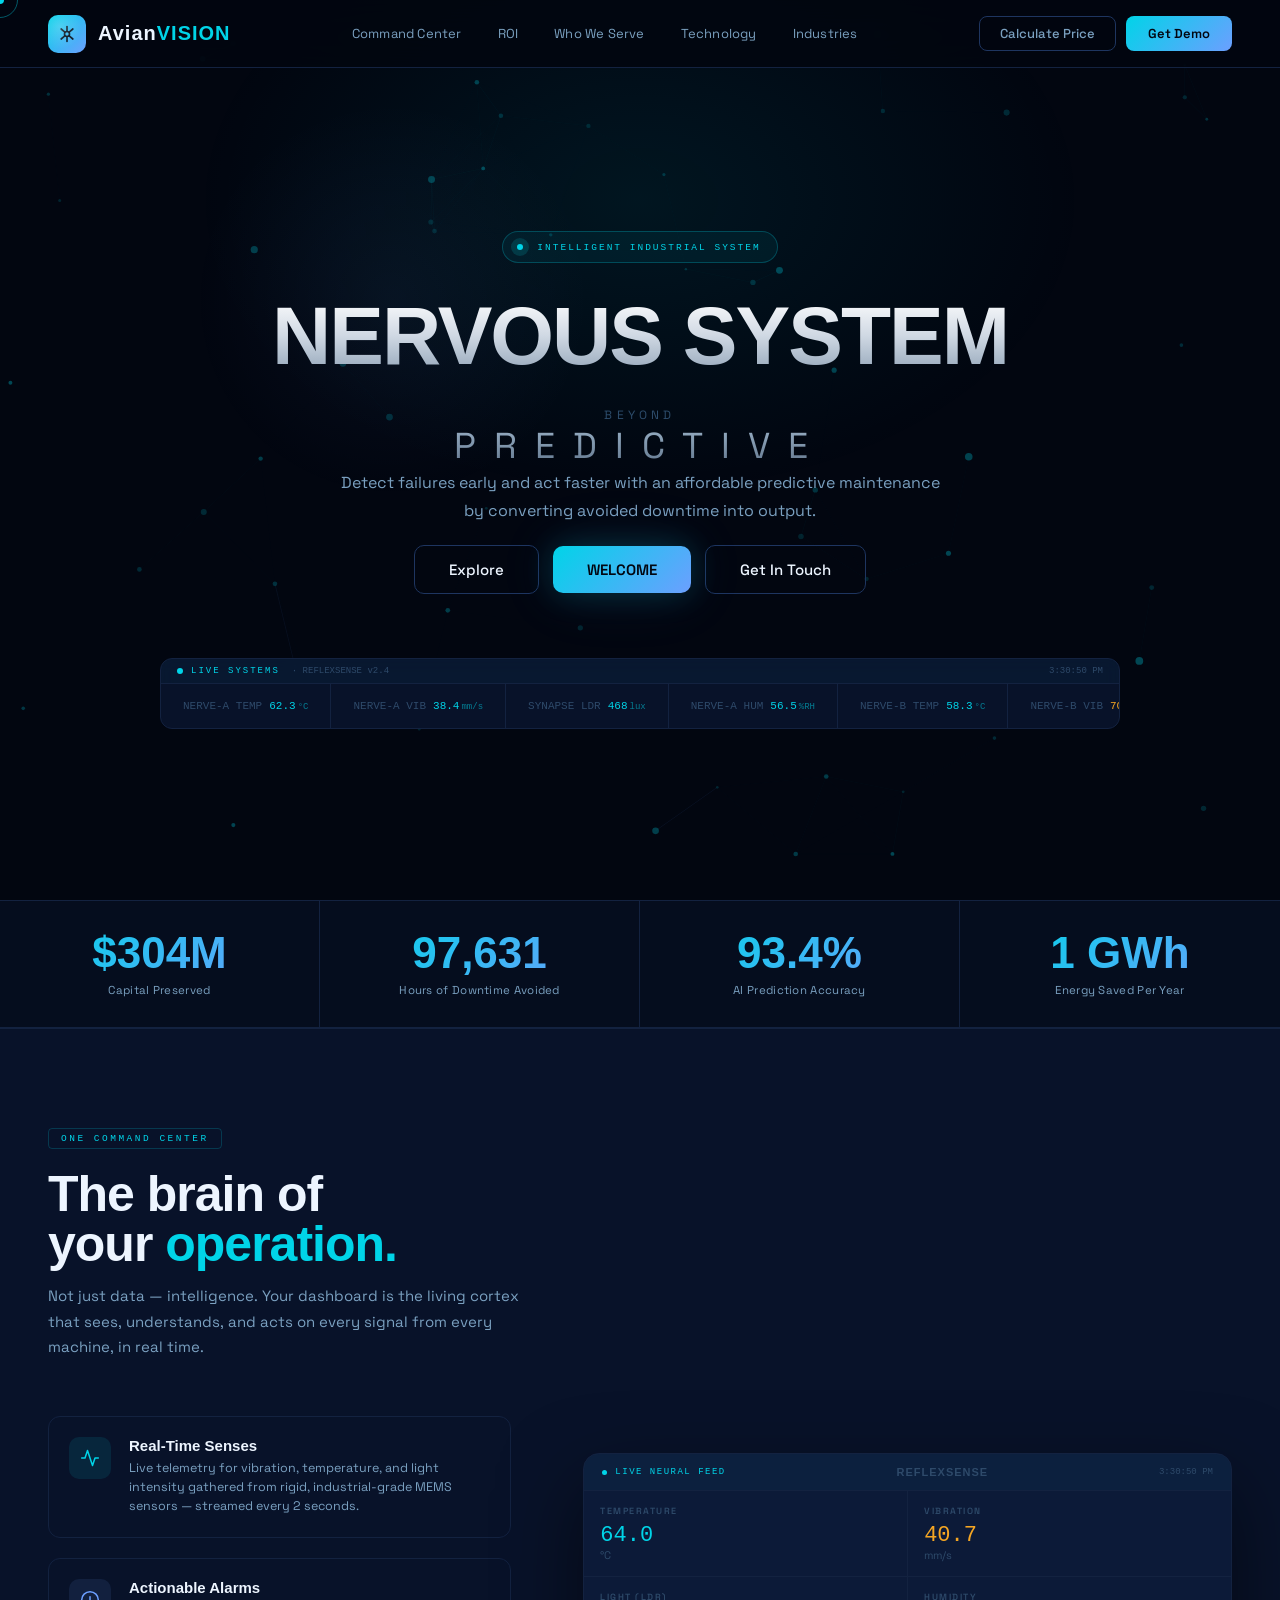
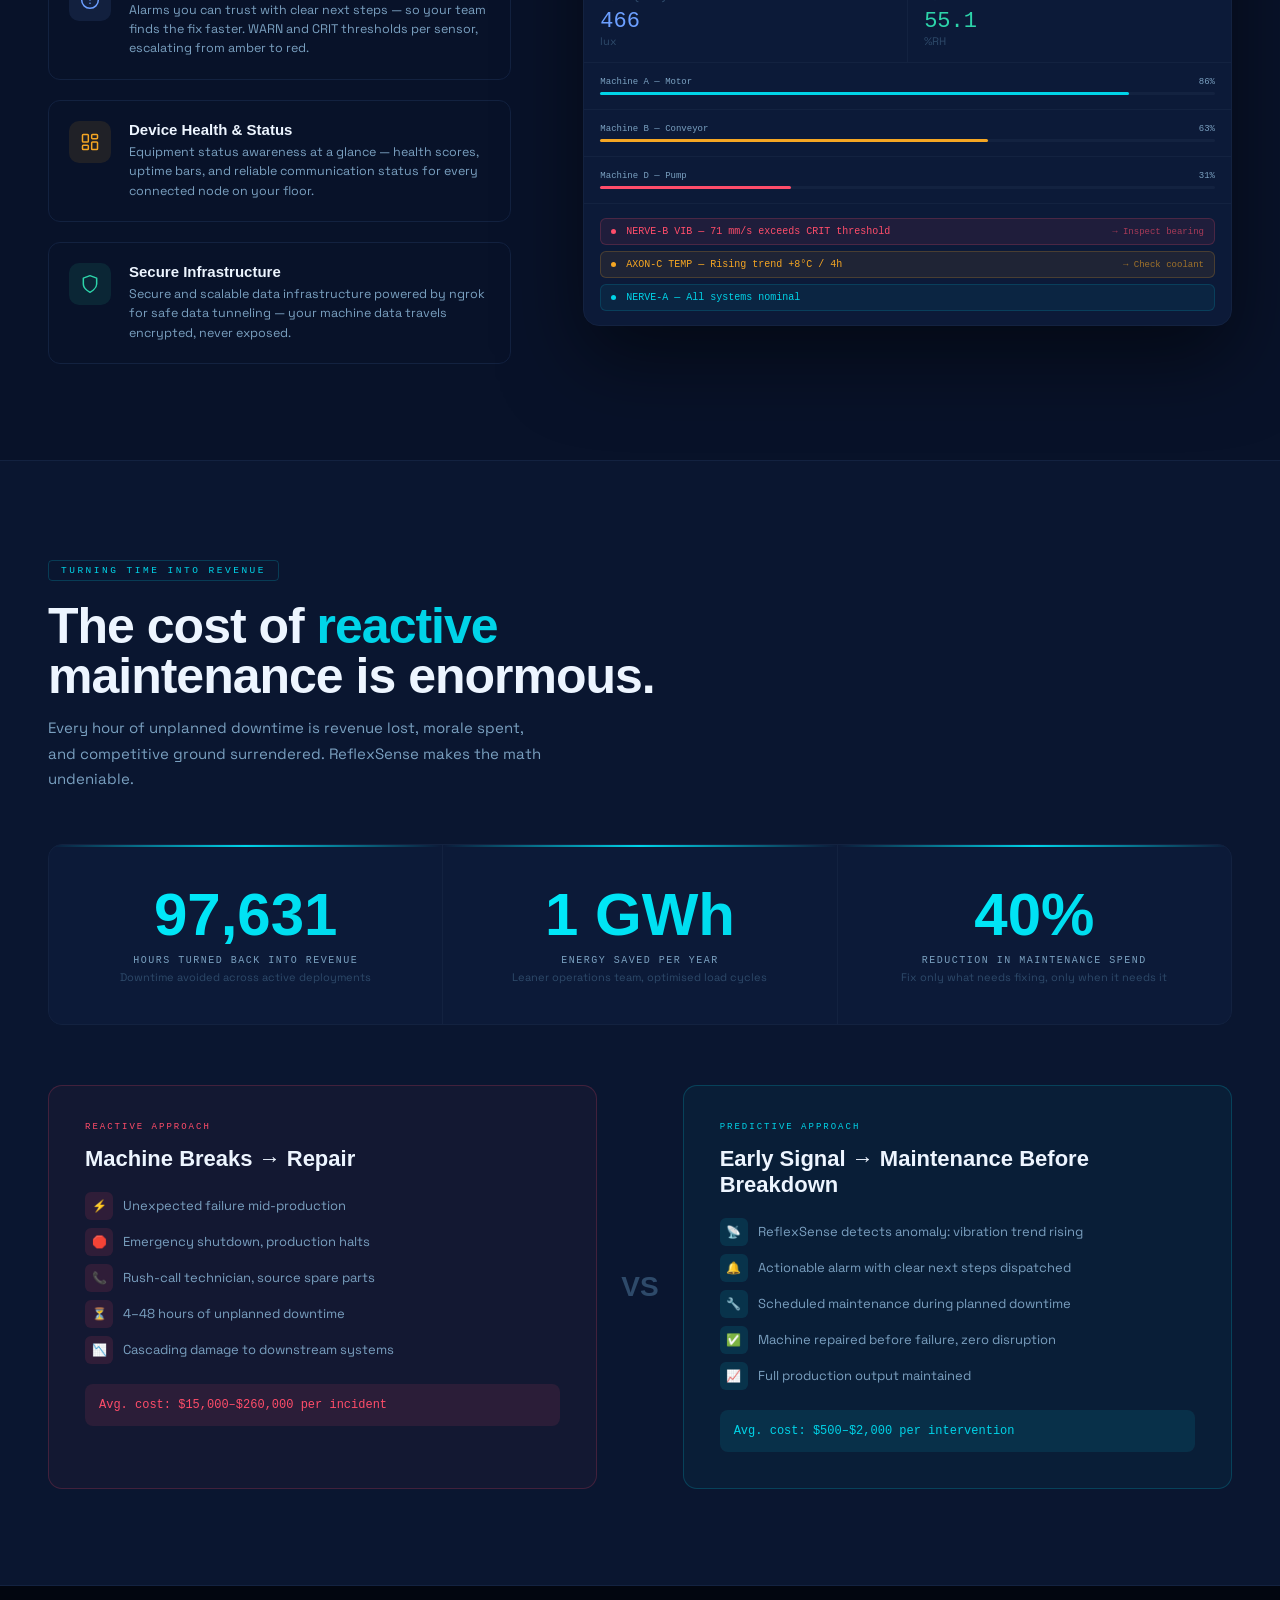
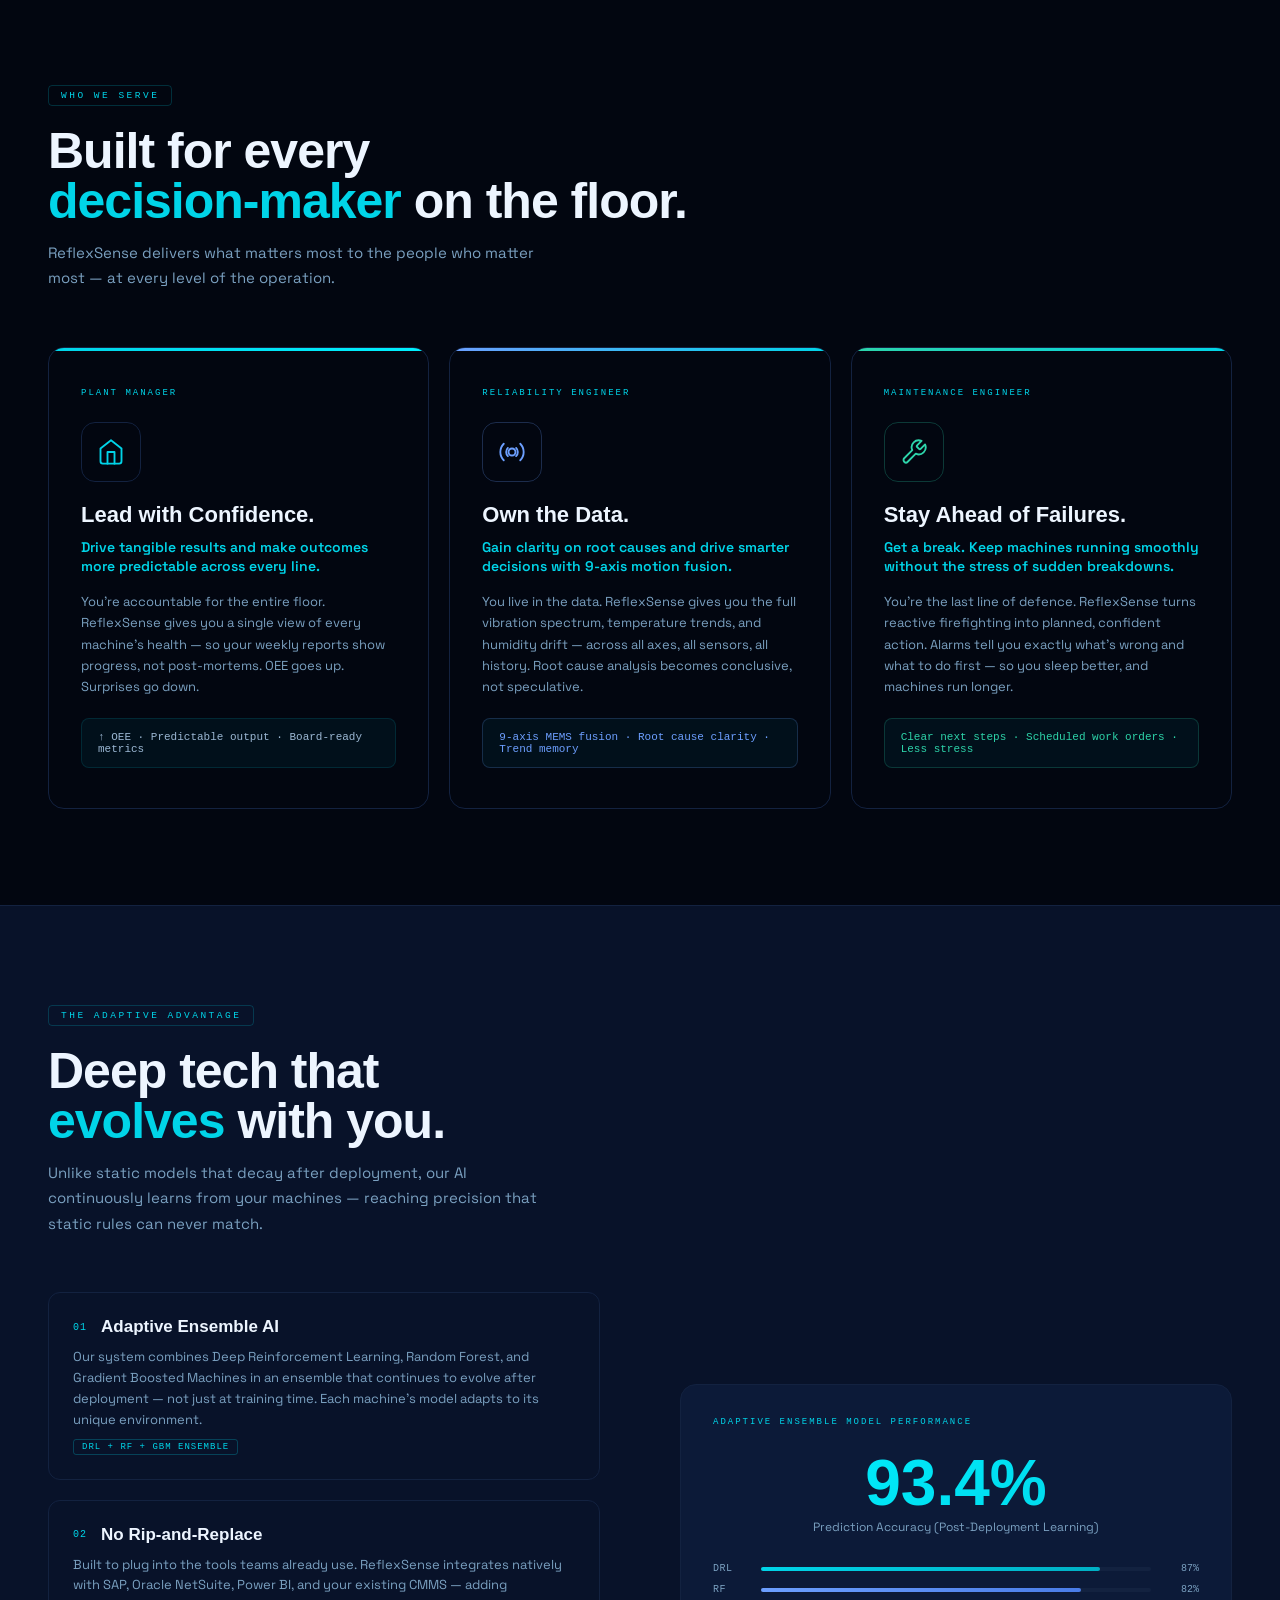
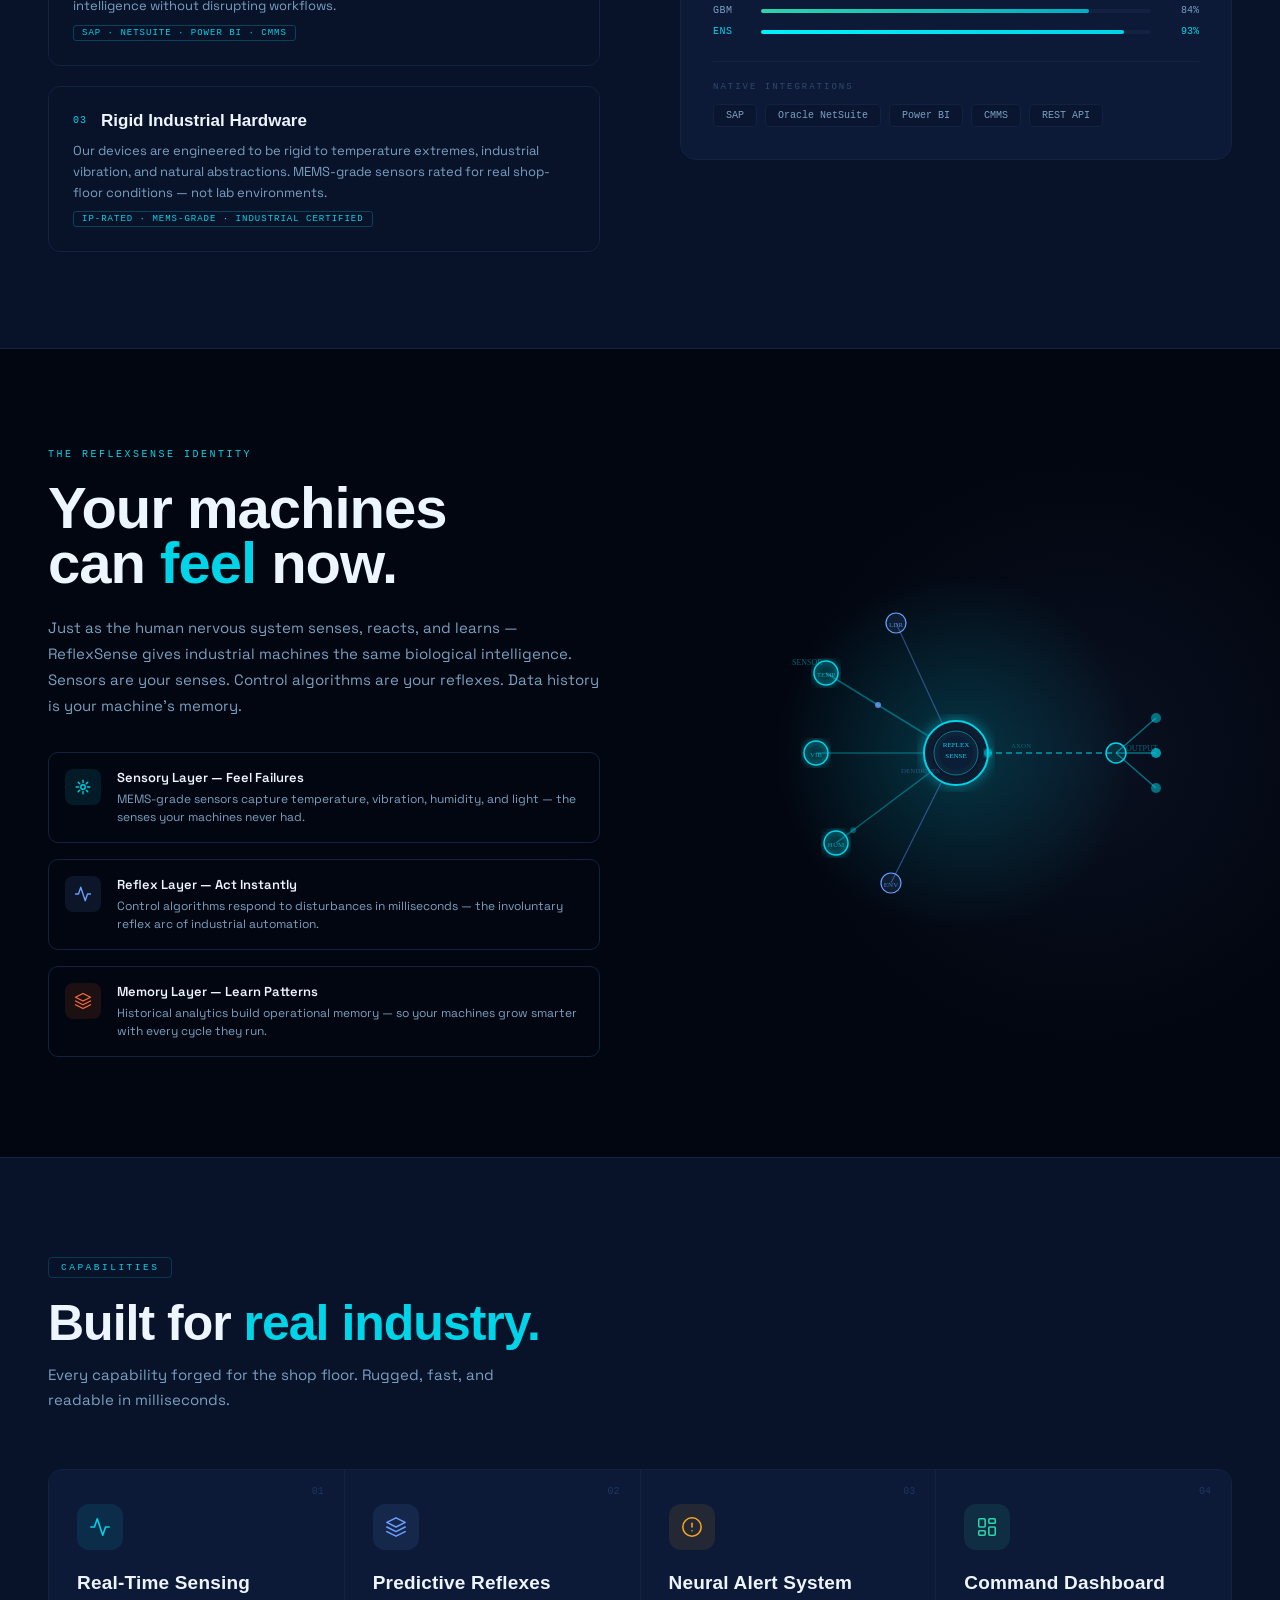
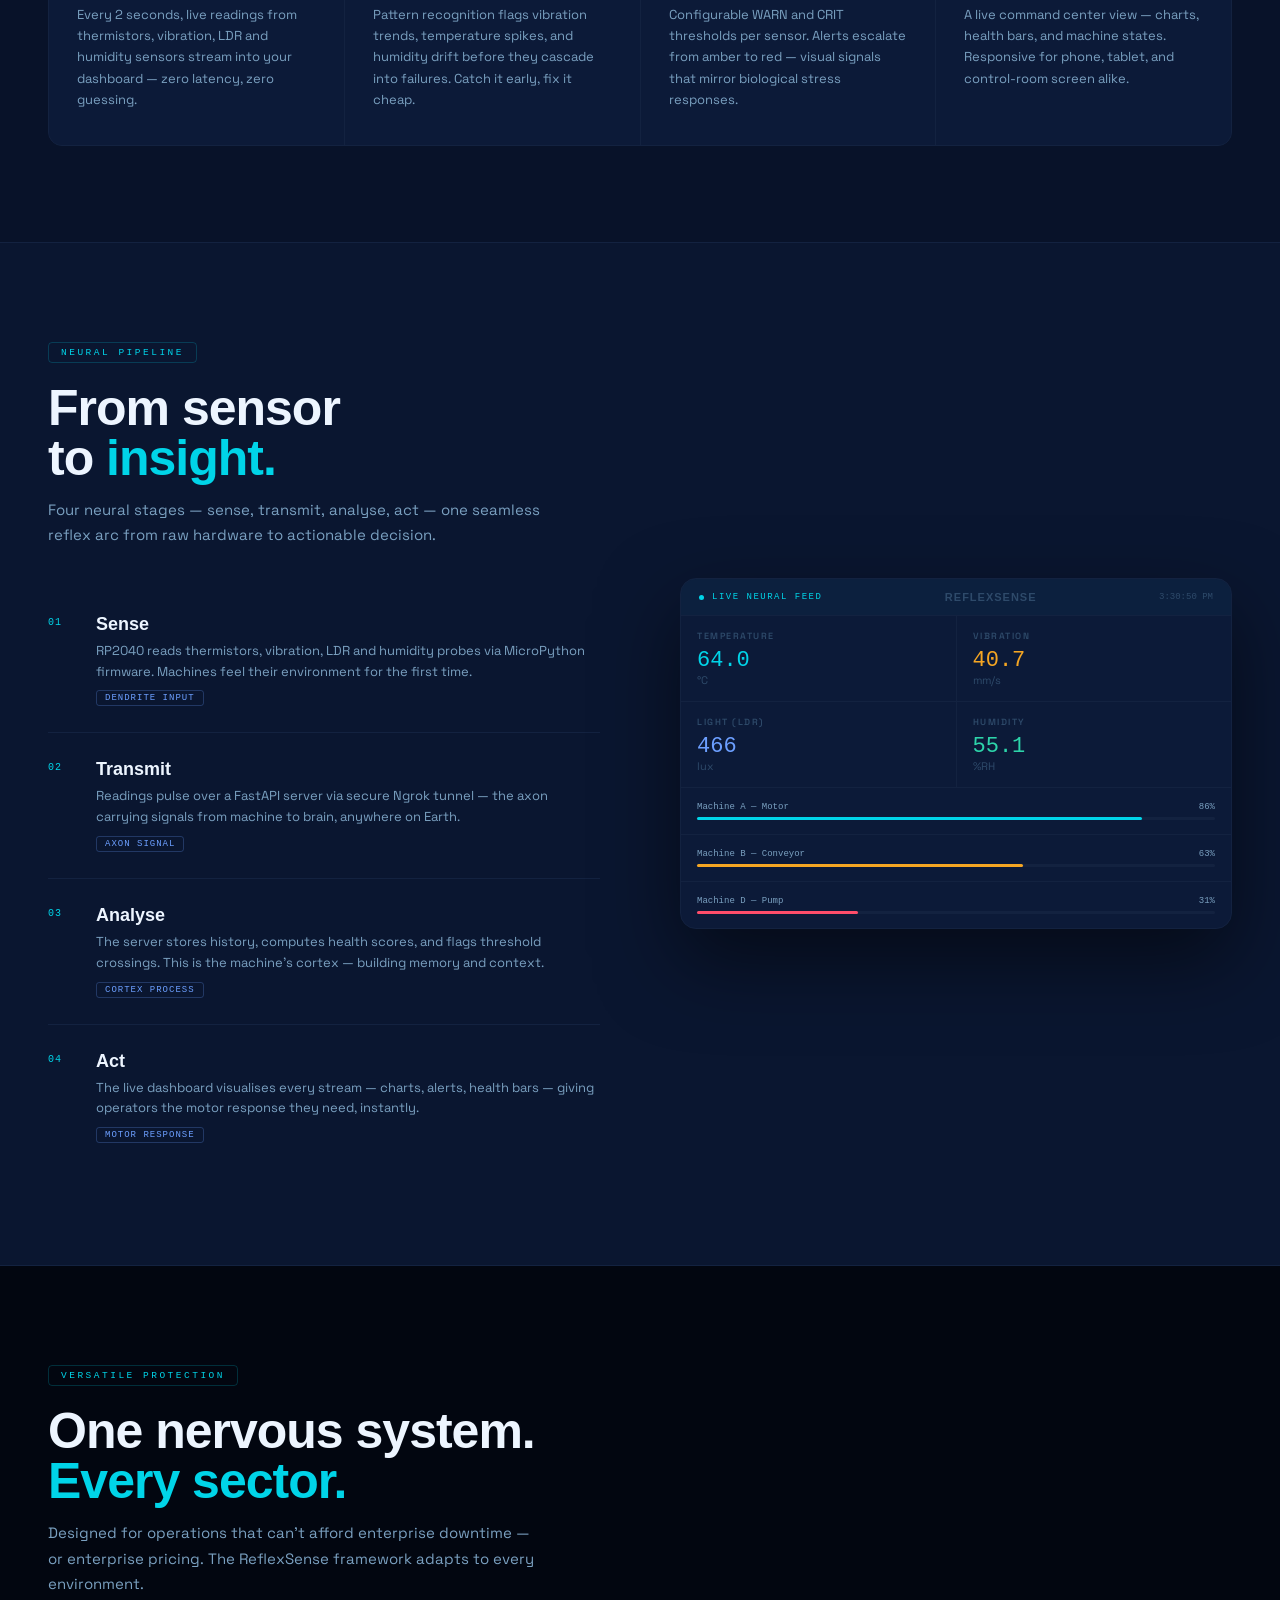
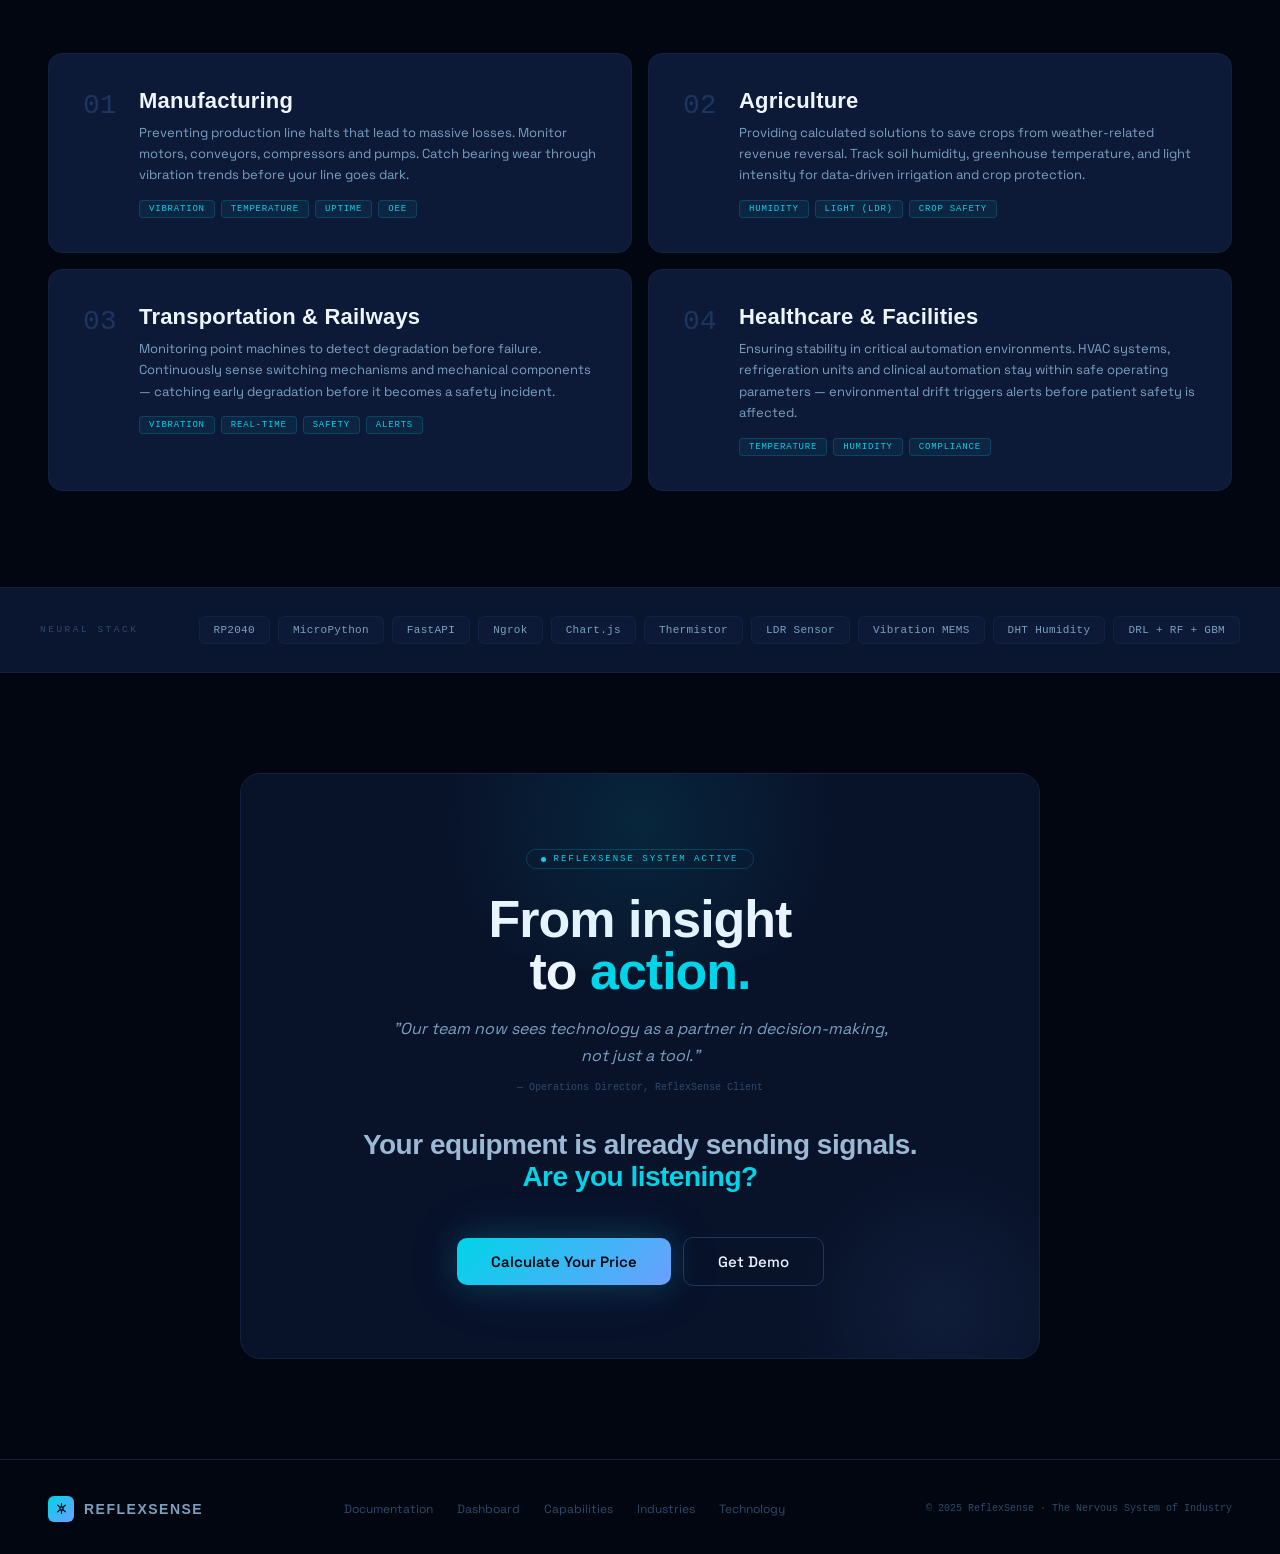
<file: indexp.html>
<!DOCTYPE html>
<html lang="en">
<head>
<meta charset="UTF-8">
<meta name="viewport" content="width=device-width, initial-scale=1.0">
<title>ReflexSense — The Nervous System of Industry</title>
<link href="https://fonts.googleapis.com/css2?family=Space+Grotesk:wght@400;600;700;800&display=swap" rel="stylesheet">
<style>
*,*::before,*::after{box-sizing:border-box;margin:0;padding:0;}
html{scroll-behavior:smooth;}

:root{
  /* ── NERVOUS SYSTEM PALETTE ── */
  --void:    #020610;         /* deepest navy void */
  --deep:    #050d1e;         /* midnight navy base */
  --bg:      #081229;         /* primary bg navy */
  --bg2:     #0a1630;         /* secondary bg */
  --card:    #0c1a38;         /* card surfaces */
  --border:  #132240;         /* subtle borders */
  --border2: #1e3560;         /* active borders */
  --neural:  #00d4e8;         /* electric teal / cyan synapse */
  --neural2: #00b0c4;         /* deeper teal */
  --neural3: #00f0ff;         /* bright cyan pulse */
  --pulse:   #6c9fff;         /* soft navy-blue accent */
  --pulse2:  #4a7de8;
  --signal:  #ff6b35;         /* alert orange */
  --amber:   #f5a623;
  --red:     #ff4d6a;
  --green:   #2dd4aa;
  --nwhite:  #e8f4ff;         /* neural white */
  --lgrey:   #9bb8d4;         /* light grey UI */
  --t1:      #edf5ff;         /* primary text - neural white */
  --t2:      #7aa0c0;         /* secondary text */
  --t3:      #2e4a6a;         /* muted text */
  --fd: 'Syne', sans-serif;
  --fb: 'Space Grotesk', sans-serif;
  --fm: 'IBM Plex Mono', monospace;
}


body{background:var(--void);color:var(--t1);font-family:var(--fb);overflow-x:hidden;cursor:none;}

/* ── CUSTOM CURSOR ── */
.cursor{position:fixed;pointer-events:none;z-index:9999;mix-blend-mode:screen;}
.cursor-dot{width:8px;height:8px;border-radius:50%;background:var(--neural);transform:translate(-50%,-50%);transition:transform .1s;}
.cursor-ring{width:36px;height:36px;border-radius:50%;border:1px solid rgba(0,212,232,.4);transform:translate(-50%,-50%);transition:transform .08s, width .2s, height .2s, opacity .2s;}

/* ── NEURAL CANVAS ── */
#neuralCanvas{position:fixed;inset:0;pointer-events:none;z-index:0;opacity:.45;}

/* ── NAV ── */
nav{position:fixed;top:0;left:0;right:0;z-index:100;display:flex;align-items:center;justify-content:space-between;height:68px;padding:0 48px;background:rgba(2,6,16,.85);border-bottom:1px solid var(--border);backdrop-filter:blur(20px);}
.nav-brand{display:flex;align-items:center;gap:12px;text-decoration:none;}
.nav-logo-mark{width:38px;height:38px;border-radius:10px;background:linear-gradient(135deg, var(--neural), var(--pulse));display:flex;align-items:center;justify-content:center;position:relative;overflow:hidden;flex-shrink:0;}
.nav-logo-mark::before{content:'';position:absolute;inset:0;background:radial-gradient(circle at 30% 30%, rgba(255,255,255,.2), transparent 60%);}
.nav-logo-mark svg{width:20px;height:20px;fill:none;stroke:rgba(2,6,16,.9);stroke-width:2;stroke-linecap:round;stroke-linejoin:round;}
.nav-logotype{font-family:var(--fd);font-size:20px;font-weight:800;letter-spacing:1px;color:var(--t1);}
.nav-logotype span{color:var(--neural);}
.nav-links{display:flex;align-items:center;gap:36px;}
.nav-links a{font-family:var(--fb);font-size:13px;font-weight:400;color:var(--t2);text-decoration:none;letter-spacing:.2px;transition:color .2s;}
.nav-links a:hover{color:var(--t1);}
.nav-cta{display:flex;align-items:center;gap:10px;}
.btn-ghost{font-family:var(--fb);font-size:13px;font-weight:500;padding:8px 20px;border-radius:8px;border:1px solid var(--border2);background:transparent;color:var(--t2);cursor:none;text-decoration:none;transition:all .2s;}
.btn-ghost:hover{border-color:var(--neural);color:var(--neural);}
.btn-primary{font-family:var(--fb);font-size:13px;font-weight:600;padding:9px 22px;border-radius:8px;border:none;background:linear-gradient(135deg, var(--neural), var(--pulse));color:var(--void);cursor:none;text-decoration:none;transition:all .25s;position:relative;overflow:hidden;}
.btn-primary::before{content:'';position:absolute;inset:0;background:rgba(255,255,255,.15);opacity:0;transition:opacity .2s;}
.btn-primary:hover::before{opacity:1;}
.nav-mob-btn{display:none;background:none;border:none;cursor:none;padding:4px;}
.nav-mob-btn svg{width:22px;height:22px;stroke:var(--t2);fill:none;stroke-width:2;stroke-linecap:round;}

/* ── HERO ── */
.hero{position:relative;min-height:100vh;display:flex;flex-direction:column;align-items:center;justify-content:center;padding:140px 48px 80px;text-align:center;overflow:hidden;}
.hero-glow-a{position:absolute;top:-100px;left:50%;transform:translateX(-50%);width:900px;height:600px;border-radius:50%;background:radial-gradient(ellipse, rgba(0,212,232,.08) 0%, transparent 70%);pointer-events:none;}
.hero-glow-b{position:absolute;top:100px;left:15%;width:400px;height:400px;border-radius:50%;background:radial-gradient(ellipse, rgba(108,159,255,.06) 0%, transparent 70%);pointer-events:none;}
.hero-badge{display:inline-flex;align-items:center;gap:8px;padding:6px 16px 6px 8px;border-radius:100px;background:rgba(0,212,232,.06);border:1px solid rgba(0,212,232,.25);font-family:var(--fm);font-size:9.5px;color:var(--neural);letter-spacing:2px;margin-bottom:32px;animation:fadeUp .7s ease both;}
.hero-badge .pulse-dot{width:18px;height:18px;border-radius:50%;background:rgba(0,212,232,.15);display:flex;align-items:center;justify-content:center;}
.hero-badge .pulse-dot::after{content:'';width:6px;height:6px;border-radius:50%;background:var(--neural);animation:blink 1.4s infinite;}
@keyframes blink{0%,100%{opacity:1}50%{opacity:.2}}
.hero h1{font-family:var(--fd);font-size:clamp(36px,6.5vw,82px);font-weight:800;line-height:1.0;letter-spacing:-2px;color:var(--t1);margin-bottom:20px;animation:fadeUp .8s .1s ease both;max-width:900px;}
.hero h1 .line-neural{display:block;background:linear-gradient(90deg, var(--neural3) 0%, var(--neural) 40%, var(--pulse) 100%);background-size:200% auto;-webkit-background-clip:text;-webkit-text-fill-color:transparent;background-clip:text;animation:shimmer 5s linear 1s infinite;}
@keyframes shimmer{from{background-position:200% center}to{background-position:-200% center}}
.hero-sub{max-width:620px;font-size:16px;font-weight:400;line-height:1.75;color:var(--t2);margin:0 auto 20px;animation:fadeUp .8s .2s ease both;}
.hero-social-proof{font-family:var(--fm);font-size:11px;color:var(--t3);margin-bottom:44px;animation:fadeUp .8s .25s ease both;letter-spacing:.5px;}
.hero-social-proof span{color:var(--neural);}
.hero-actions{display:flex;align-items:center;justify-content:center;gap:14px;flex-wrap:wrap;margin-bottom:64px;animation:fadeUp .8s .35s ease both;}
.btn-hero-fill{font-family:var(--fb);font-size:15px;font-weight:600;padding:14px 34px;border-radius:10px;border:none;background:linear-gradient(135deg, var(--neural) 0%, var(--pulse) 100%);color:var(--void);cursor:none;text-decoration:none;transition:all .3s;position:relative;overflow:hidden;box-shadow:0 0 32px rgba(0,212,232,.2),0 0 64px rgba(108,159,255,.1);}
.btn-hero-fill::before{content:'';position:absolute;inset:0;background:rgba(255,255,255,.2);opacity:0;transition:opacity .25s;}
.btn-hero-fill:hover::before{opacity:1;}
.btn-hero-fill:hover{transform:translateY(-2px);box-shadow:0 8px 40px rgba(0,212,232,.3),0 0 80px rgba(108,159,255,.15);}
.btn-hero-outline{font-family:var(--fb);font-size:15px;font-weight:500;padding:14px 34px;border-radius:10px;background:transparent;color:var(--t1);border:1px solid var(--border2);cursor:none;text-decoration:none;transition:all .25s;}
.btn-hero-outline:hover{border-color:var(--neural);color:var(--neural);}

/* ── TICKER ── */
.ticker-wrap{width:min(960px,92vw);border:1px solid var(--border);border-radius:12px;background:rgba(10,22,48,.8);overflow:hidden;animation:fadeUp .8s .45s ease both;backdrop-filter:blur(8px);}
.ticker-bar{display:flex;align-items:center;padding:7px 16px;border-bottom:1px solid var(--border);background:rgba(0,212,232,.03);}
.ticker-dot{width:6px;height:6px;border-radius:50%;background:var(--neural);margin-right:8px;animation:blink 1.4s infinite;}
.ticker-label{font-family:var(--fm);font-size:9px;letter-spacing:2px;color:var(--neural);}
.ticker-identity{font-family:var(--fm);font-size:9px;color:var(--t3);margin-left:12px;}
.ticker-time{font-family:var(--fm);font-size:9px;color:var(--t3);margin-left:auto;}
.ticker-scroll{overflow:hidden;height:44px;position:relative;}
.ticker-track{display:flex;gap:0;animation:ticker 24s linear infinite;white-space:nowrap;width:max-content;}
.tick{display:inline-flex;align-items:center;gap:7px;padding:0 22px;border-right:1px solid var(--border);height:44px;font-family:var(--fm);font-size:11px;}
.tick-key{color:var(--t3);}
.tick-val{font-weight:500;}
.tick-val.ok{color:var(--neural);}
.tick-val.warn{color:var(--amber);}
.tick-val.crit{color:var(--red);}
@keyframes ticker{from{transform:translateX(0)}to{transform:translateX(-50%)}}
@keyframes fadeUp{from{opacity:0;transform:translateY(24px)}to{opacity:1;transform:translateY(0)}}

/* SPACEBORN STYLE HERO TEXT */

.hero-title-main{
    font-weight: 800;
    letter-spacing: -2px;

    background: linear-gradient(
        180deg,
        #ffffff,
        #cfd8e3,
        #8fa2b6
    );

    -webkit-background-clip: text;
    -webkit-text-fill-color: transparent;
}
.hero-title-main{
    background-size: 200% auto;

    animation: shine 6s linear infinite;
}

@keyframes shine {
    from {
        background-position: 200% center;
    }
    to {
        background-position: -200% center;
    }
}

.hero-beyond {
    font-size: 12px;
    letter-spacing: 0.35em;
    color: var(--t3);
    margin-top: 10px;
}

.hero-wide{
    font-size: clamp(24px, 3vw, 36px);

    letter-spacing: 0.5em;

    background: linear-gradient(
        180deg,
        #9fb3c8,
        #5f738a
    );

    -webkit-background-clip: text;
    -webkit-text-fill-color: transparent;
}

.hero-subtitle-new {
    font-size: 16px;
    color: var(--t2);
    margin-top: 18px;
    max-width: 640px;
}

/* ── STATS BAR ── */
.statsbar{display:grid;grid-template-columns:repeat(4,1fr);border-top:1px solid var(--border);border-bottom:1px solid var(--border);background:var(--deep);position:relative;z-index:1;}
.stat{padding:30px 24px;text-align:center;border-right:1px solid var(--border);position:relative;}
.stat:last-child{border-right:none;}
.stat::before{content:'';position:absolute;top:0;left:0;right:0;height:2px;background:linear-gradient(90deg,transparent,var(--neural),transparent);opacity:0;transition:opacity .4s;}
.stat:hover::before{opacity:1;}
.stat-num{font-family:var(--fd);font-size:44px;font-weight:800;background:linear-gradient(135deg, var(--neural), var(--pulse));-webkit-background-clip:text;-webkit-text-fill-color:transparent;background-clip:text;line-height:1;}
.stat-label{font-size:11.5px;color:var(--t2);margin-top:8px;letter-spacing:.3px;font-weight:400;}

/* ── SECTION COMMONS ── */
.container{max-width:1200px;margin:0 auto;}
.section-eyebrow{display:inline-flex;align-items:center;gap:8px;font-family:var(--fm);font-size:9.5px;letter-spacing:2.5px;color:var(--neural);padding:4px 12px;border:1px solid rgba(0,212,232,.2);border-radius:4px;margin-bottom:20px;}
.section-h{font-family:var(--fd);font-size:clamp(30px,4.5vw,50px);font-weight:800;line-height:1;letter-spacing:-1px;color:var(--t1);margin-bottom:14px;}
.section-h em{font-style:normal;color:var(--neural);}
.section-p{font-size:15px;font-weight:400;line-height:1.7;color:var(--t2);max-width:500px;}

/* ── DASHBOARD SHOWCASE ── */
.dashboard-section{background:var(--bg);padding:96px 48px;border-top:1px solid var(--border);}
.dash-inner{display:grid;grid-template-columns:1fr 1.4fr;gap:72px;align-items:center;margin-top:56px;}
.dash-features{display:flex;flex-direction:column;gap:20px;}
.dash-feat{display:flex;gap:18px;padding:20px;border:1px solid var(--border);border-radius:12px;transition:border-color .3s,background .3s;}
.dash-feat:hover{border-color:var(--border2);background:rgba(0,212,232,.03);}
.dash-feat-icon{width:42px;height:42px;border-radius:10px;display:flex;align-items:center;justify-content:center;flex-shrink:0;}
.dash-feat-icon svg{width:20px;height:20px;fill:none;stroke-width:1.8;stroke-linecap:round;stroke-linejoin:round;}
.dfi-a{background:rgba(0,212,232,.1);} .dfi-a svg{stroke:var(--neural);}
.dfi-b{background:rgba(108,159,255,.1);} .dfi-b svg{stroke:var(--pulse);}
.dfi-c{background:rgba(245,166,35,.1);} .dfi-c svg{stroke:var(--amber);}
.dfi-d{background:rgba(45,212,170,.1);} .dfi-d svg{stroke:var(--green);}
.dash-feat-text h4{font-family:var(--fd);font-size:15px;font-weight:700;color:var(--t1);margin-bottom:5px;}
.dash-feat-text p{font-size:12.5px;color:var(--t2);line-height:1.55;}

/* ── MINI DASHBOARD ── */
.mini-dashboard{background:var(--card);border:1px solid var(--border);border-radius:16px;overflow:hidden;box-shadow:0 32px 80px rgba(0,0,0,.5);}
.mini-hdr{display:flex;align-items:center;justify-content:space-between;padding:12px 18px;border-bottom:1px solid var(--border);background:rgba(0,212,232,.03);}
.mini-hdr-left{display:flex;align-items:center;gap:8px;font-family:var(--fm);font-size:9px;color:var(--neural);letter-spacing:1.5px;}
.mini-live-dot{width:5px;height:5px;border-radius:50%;background:var(--neural);animation:blink 1.4s infinite;}
.mini-brand{font-family:var(--fd);font-size:11px;font-weight:700;color:var(--t3);letter-spacing:1px;}
.mini-cards{display:grid;grid-template-columns:1fr 1fr;gap:1px;background:var(--border);}
.mini-card{background:var(--card);padding:14px 16px;}
.mini-card-l{font-size:9px;font-weight:600;letter-spacing:1.5px;text-transform:uppercase;color:var(--t3);margin-bottom:6px;}
.mini-card-v{font-family:var(--fm);font-size:22px;font-weight:500;}
.mini-card-v.teal{color:var(--neural);}
.mini-card-v.amber{color:var(--amber);}
.mini-card-v.blue{color:var(--pulse);}
.mini-card-v.green{color:var(--green);}
.mini-card-u{font-size:11px;color:var(--t3);}
.mini-bar-row{padding:14px 16px;border-top:1px solid var(--border);}
.mini-bar-label{display:flex;justify-content:space-between;font-family:var(--fm);font-size:9px;color:var(--t2);margin-bottom:5px;}
.mini-bar-track{height:3px;background:var(--border);border-radius:2px;}
.mini-bar-fill{height:100%;border-radius:2px;transition:width 2s ease;}
.mini-alarms{padding:14px 16px;border-top:1px solid var(--border);}
.mini-alarm{display:flex;align-items:center;gap:10px;padding:7px 10px;border-radius:6px;margin-bottom:6px;font-family:var(--fm);font-size:10px;}
.mini-alarm:last-child{margin-bottom:0;}
.alarm-warn{background:rgba(245,166,35,.08);border:1px solid rgba(245,166,35,.2);color:var(--amber);}
.alarm-crit{background:rgba(255,77,106,.08);border:1px solid rgba(255,77,106,.2);color:var(--red);}
.alarm-ok{background:rgba(0,212,232,.06);border:1px solid rgba(0,212,232,.15);color:var(--neural);}
.alarm-dot{width:5px;height:5px;border-radius:50%;flex-shrink:0;background:currentColor;}
.alarm-next{margin-left:auto;font-size:9px;opacity:.6;}

/* ── ECONOMIC IMPACT ── */
.economic{background:var(--bg2);padding:96px 48px;border-top:1px solid var(--border);}
.econ-top{display:grid;grid-template-columns:1fr 1fr 1fr;gap:1px;background:var(--border);border:1px solid var(--border);border-radius:14px;overflow:hidden;margin-bottom:60px;}
.econ-metric{background:var(--card);padding:40px 32px;text-align:center;position:relative;}
.econ-metric::before{content:'';position:absolute;top:0;left:0;right:0;height:2px;background:linear-gradient(90deg,transparent,var(--neural),transparent);}
.econ-val{font-family:var(--fd);font-size:clamp(36px,5vw,60px);font-weight:800;line-height:1;background:linear-gradient(135deg, var(--neural3), var(--neural));-webkit-background-clip:text;-webkit-text-fill-color:transparent;background-clip:text;}
.econ-label{font-family:var(--fm);font-size:10px;letter-spacing:1.5px;color:var(--t2);margin-top:10px;}
.econ-sub{font-size:11px;color:var(--t3);margin-top:4px;}

/* reactive vs predictive */
.vs-grid{display:grid;grid-template-columns:1fr auto 1fr;gap:24px;align-items:stretch;}
.vs-card{border-radius:14px;padding:36px;border:1px solid var(--border);}
.vs-reactive{background:rgba(255,77,106,.04);border-color:rgba(255,77,106,.2);}
.vs-predictive{background:rgba(0,212,232,.04);border-color:rgba(0,212,232,.2);}
.vs-label{font-family:var(--fm);font-size:9px;letter-spacing:2px;margin-bottom:14px;}
.vs-label.red{color:var(--red);}
.vs-label.teal{color:var(--neural);}
.vs-title{font-family:var(--fd);font-size:22px;font-weight:700;color:var(--t1);margin-bottom:20px;}
.vs-flow{display:flex;flex-direction:column;gap:8px;}
.vs-step{display:flex;align-items:center;gap:10px;font-size:13px;color:var(--t2);}
.vs-step-icon{width:28px;height:28px;border-radius:6px;display:flex;align-items:center;justify-content:center;flex-shrink:0;font-size:12px;}
.vs-icon-red{background:rgba(255,77,106,.12);color:var(--red);}
.vs-icon-teal{background:rgba(0,212,232,.12);color:var(--neural);}
.vs-cost{margin-top:20px;padding:14px;border-radius:8px;font-family:var(--fm);font-size:12px;font-weight:500;}
.vs-cost-bad{background:rgba(255,77,106,.1);color:var(--red);}
.vs-cost-good{background:rgba(0,212,232,.1);color:var(--neural);}
.vs-divider{display:flex;align-items:center;justify-content:center;font-family:var(--fd);font-size:28px;font-weight:800;color:var(--t3);}

/* ── PERSONAS ── */
.personas{background:var(--void);padding:96px 48px;border-top:1px solid var(--border);}
.personas-grid{display:grid;grid-template-columns:repeat(3,1fr);gap:20px;margin-top:56px;}
.persona-card{border:1px solid var(--border);border-radius:16px;padding:40px 32px;position:relative;overflow:hidden;transition:border-color .3s,transform .3s;}
.persona-card:hover{border-color:var(--border2);transform:translateY(-4px);}
.persona-card::before{content:'';position:absolute;top:0;left:0;right:0;height:3px;}
.persona-pm::before{background:linear-gradient(90deg, var(--neural), var(--neural3));}
.persona-re::before{background:linear-gradient(90deg, var(--pulse), var(--neural));}
.persona-me::before{background:linear-gradient(90deg, var(--green), var(--neural));}
.persona-tag{font-family:var(--fm);font-size:9px;letter-spacing:2px;color:var(--neural);margin-bottom:24px;display:block;}
.persona-icon-wrap{width:60px;height:60px;border-radius:14px;display:flex;align-items:center;justify-content:center;margin-bottom:20px;border:1px solid var(--border);}
.persona-icon-wrap svg{width:28px;height:28px;fill:none;stroke-width:1.6;stroke-linecap:round;stroke-linejoin:round;stroke:var(--neural);}
.persona-name{font-family:var(--fd);font-size:22px;font-weight:700;color:var(--t1);margin-bottom:10px;}
.persona-tagline{font-size:14px;font-weight:600;color:var(--neural);margin-bottom:14px;line-height:1.4;}
.persona-desc{font-size:13px;color:var(--t2);line-height:1.65;}
.persona-benefit{margin-top:20px;padding:12px 16px;background:rgba(0,212,232,.05);border:1px solid rgba(0,212,232,.12);border-radius:8px;font-family:var(--fm);font-size:11px;color:var(--lgrey);}

/* ── ADAPTIVE ADVANTAGE (TECH TRUST) ── */
.adaptive{background:var(--bg);padding:96px 48px;border-top:1px solid var(--border);}
.adaptive-inner{display:grid;grid-template-columns:1fr 1fr;gap:80px;align-items:center;margin-top:56px;}
.adv-pillars{display:flex;flex-direction:column;gap:20px;}
.adv-pillar{padding:24px;border:1px solid var(--border);border-radius:12px;transition:border-color .3s;}
.adv-pillar:hover{border-color:var(--border2);}
.adv-pillar-header{display:flex;align-items:center;gap:14px;margin-bottom:10px;}
.adv-num{font-family:var(--fm);font-size:10px;color:var(--neural);letter-spacing:1px;}
.adv-h{font-family:var(--fd);font-size:17px;font-weight:700;color:var(--t1);}
.adv-p{font-size:13px;color:var(--t2);line-height:1.6;}
.adv-badge{display:inline-flex;font-family:var(--fm);font-size:9px;color:var(--neural);padding:2px 8px;border:1px solid rgba(0,212,232,.25);border-radius:3px;margin-top:8px;letter-spacing:1px;}
.ai-diagram{background:var(--card);border:1px solid var(--border);border-radius:16px;padding:32px;overflow:hidden;}
.ai-diagram-title{font-family:var(--fm);font-size:9px;letter-spacing:2px;color:var(--neural);margin-bottom:24px;}
.ai-accuracy{text-align:center;margin-bottom:28px;}
.ai-acc-num{font-family:var(--fd);font-size:64px;font-weight:800;background:linear-gradient(135deg,var(--neural3),var(--neural));-webkit-background-clip:text;-webkit-text-fill-color:transparent;background-clip:text;line-height:1;}
.ai-acc-label{font-size:12px;color:var(--t2);margin-top:4px;}
.ai-models{display:flex;flex-direction:column;gap:10px;}
.ai-model{display:flex;align-items:center;gap:12px;}
.ai-model-label{font-family:var(--fm);font-size:10px;color:var(--t2);min-width:36px;letter-spacing:.5px;}
.ai-model-bar-track{flex:1;height:4px;background:var(--border);border-radius:2px;}
.ai-model-bar-fill{height:100%;border-radius:2px;transition:width 2s ease;}
.ai-model-pct{font-family:var(--fm);font-size:10px;color:var(--t2);min-width:36px;text-align:right;}
.integrations{margin-top:24px;padding-top:20px;border-top:1px solid var(--border);}
.int-label{font-family:var(--fm);font-size:9px;letter-spacing:2px;color:var(--t3);margin-bottom:12px;}
.int-chips{display:flex;gap:8px;flex-wrap:wrap;}
.int-chip{font-family:var(--fm);font-size:10px;padding:5px 12px;border-radius:5px;background:var(--bg2);border:1px solid var(--border);color:var(--t2);}

/* ── IDENTITY / HOW IT WORKS ── */
.identity{background:var(--void);padding:100px 48px;position:relative;overflow:hidden;border-top:1px solid var(--border);}
.identity-bg{position:absolute;right:-100px;top:50%;transform:translateY(-50%);width:600px;height:600px;border-radius:50%;background:radial-gradient(ellipse, rgba(108,159,255,.07) 0%, transparent 70%);pointer-events:none;}
.id-inner{max-width:1200px;margin:0 auto;display:grid;grid-template-columns:1fr 1fr;gap:80px;align-items:center;}
.id-kicker{font-family:var(--fm);font-size:10px;letter-spacing:2.5px;color:var(--neural);margin-bottom:20px;}
.id-h{font-family:var(--fd);font-size:clamp(36px,5vw,58px);font-weight:800;line-height:.95;letter-spacing:-1px;color:var(--t1);margin-bottom:24px;}
.id-h em{font-style:normal;color:var(--neural);}
.id-p{font-size:15px;font-weight:400;line-height:1.75;color:var(--t2);margin-bottom:32px;}
.id-pillars{display:flex;flex-direction:column;gap:16px;}
.pillar{display:flex;align-items:flex-start;gap:16px;padding:16px;border:1px solid var(--border);border-radius:10px;transition:border-color .3s;}
.pillar:hover{border-color:var(--border2);}
.pillar-icon{width:36px;height:36px;border-radius:8px;flex-shrink:0;display:flex;align-items:center;justify-content:center;}
.pillar-icon svg{width:18px;height:18px;fill:none;stroke-width:1.8;stroke-linecap:round;stroke-linejoin:round;}
.pi-neural{background:rgba(0,212,232,.1);} .pi-neural svg{stroke:var(--neural);}
.pi-pulse{background:rgba(108,159,255,.1);} .pi-pulse svg{stroke:var(--pulse);}
.pi-signal{background:rgba(255,107,53,.1);} .pi-signal svg{stroke:var(--signal);}
.pillar-h{font-family:var(--fb);font-size:13px;font-weight:600;color:var(--t1);margin-bottom:4px;}
.pillar-p{font-size:12px;color:var(--t2);line-height:1.5;}
#neuronDiagram{width:100%;max-width:440px;height:440px;}

/* ── FEATURES ── */
.features{background:var(--bg);padding:96px 48px;border-top:1px solid var(--border);}
.feat-grid{display:grid;grid-template-columns:repeat(4,1fr);gap:1px;background:var(--border);border:1px solid var(--border);border-radius:14px;overflow:hidden;margin-top:56px;}
.feat-card{background:var(--card);padding:34px 28px;position:relative;overflow:hidden;transition:background .3s;}
.feat-card:hover{background:var(--bg2);}
.feat-card::after{content:'';position:absolute;bottom:0;left:0;right:0;height:1px;background:linear-gradient(90deg,transparent,var(--neural),transparent);opacity:0;transition:opacity .4s;}
.feat-card:hover::after{opacity:1;}
.feat-icon{width:46px;height:46px;border-radius:12px;display:flex;align-items:center;justify-content:center;margin-bottom:22px;}
.feat-icon svg{width:22px;height:22px;fill:none;stroke-width:1.7;stroke-linecap:round;stroke-linejoin:round;}
.fi-a{background:rgba(0,212,232,.1);} .fi-a svg{stroke:var(--neural);}
.fi-b{background:rgba(108,159,255,.1);} .fi-b svg{stroke:var(--pulse);}
.fi-c{background:rgba(245,166,35,.1);} .fi-c svg{stroke:var(--amber);}
.fi-d{background:rgba(45,212,170,.1);} .fi-d svg{stroke:var(--green);}
.feat-h{font-family:var(--fd);font-size:19px;font-weight:700;color:var(--t1);margin-bottom:10px;letter-spacing:.2px;}
.feat-p{font-size:13px;font-weight:400;line-height:1.65;color:var(--t2);}
.feat-number{position:absolute;top:16px;right:20px;font-family:var(--fm);font-size:10px;color:var(--border2);}

/* ── HOW IT WORKS ── */
.how{background:var(--bg2);padding:96px 48px;border-top:1px solid var(--border);}
.how-inner{display:grid;grid-template-columns:1fr 1fr;gap:80px;align-items:center;}
.how-steps{display:flex;flex-direction:column;gap:0;}
.step{display:flex;gap:20px;padding:26px 0;border-bottom:1px solid var(--border);}
.step:last-child{border-bottom:none;}
.step-num{font-family:var(--fm);font-size:10px;color:var(--neural);letter-spacing:1px;min-width:28px;padding-top:3px;font-weight:500;}
.step-h{font-family:var(--fd);font-size:18px;font-weight:700;color:var(--t1);margin-bottom:6px;}
.step-p{font-size:13px;font-weight:400;line-height:1.6;color:var(--t2);}
.step-tag{display:inline-block;font-family:var(--fm);font-size:9px;letter-spacing:1px;color:var(--pulse);padding:2px 8px;border:1px solid rgba(108,159,255,.25);border-radius:3px;margin-top:8px;}

/* ── USE CASES ── */
.usecases{background:var(--void);padding:96px 48px;border-top:1px solid var(--border);}
.uc-grid{display:grid;grid-template-columns:repeat(2,1fr);gap:16px;margin-top:56px;}
.uc-card{background:var(--card);border:1px solid var(--border);border-radius:14px;padding:34px;display:flex;gap:22px;transition:border-color .3s,transform .3s;cursor:default;position:relative;overflow:hidden;}
.uc-card::before{content:'';position:absolute;inset:0;background:linear-gradient(135deg, rgba(0,212,232,.03), transparent);opacity:0;transition:opacity .4s;}
.uc-card:hover::before{opacity:1;}
.uc-card:hover{border-color:var(--border2);transform:translateY(-3px);}
.uc-num{font-family:var(--fm);font-size:28px;font-weight:400;color:var(--border2);line-height:1;min-width:34px;padding-top:4px;transition:color .3s;}
.uc-card:hover .uc-num{color:var(--neural);}
.uc-h{font-family:var(--fd);font-size:22px;font-weight:700;color:var(--t1);margin-bottom:8px;letter-spacing:.2px;}
.uc-p{font-size:13px;font-weight:400;line-height:1.65;color:var(--t2);}
.uc-tags{display:flex;flex-wrap:wrap;gap:6px;margin-top:14px;}
.tag{font-family:var(--fm);font-size:9px;letter-spacing:.8px;padding:3px 9px;border-radius:4px;background:rgba(0,212,232,.06);color:var(--neural);border:1px solid rgba(0,212,232,.18);}

/* ── TECH STACK ── */
.tech{background:var(--bg2);border-top:1px solid var(--border);border-bottom:1px solid var(--border);}
.tech-inner{display:flex;align-items:center;justify-content:space-between;gap:24px;flex-wrap:wrap;padding:28px 0;}
.tech-label{font-family:var(--fm);font-size:9.5px;color:var(--t3);letter-spacing:2.5px;white-space:nowrap;}
.tech-chips{display:flex;align-items:center;gap:8px;flex-wrap:wrap;}
.chip{font-family:var(--fm);font-size:11px;font-weight:400;padding:7px 14px;border-radius:6px;letter-spacing:.3px;background:var(--card);border:1px solid var(--border);color:var(--t2);transition:border-color .2s,color .2s;}
.chip:hover{border-color:var(--neural);color:var(--neural);}

/* ── CLOSING CTA ── */
.cta{background:var(--void);text-align:center;padding:100px 48px;}
.cta-box{max-width:800px;margin:0 auto;border:1px solid var(--border);border-radius:20px;padding:72px 56px;background:var(--bg);position:relative;overflow:hidden;}
.cta-glow-a{position:absolute;top:-100px;left:50%;transform:translateX(-50%);width:500px;height:300px;border-radius:50%;background:radial-gradient(circle, rgba(0,212,232,.1) 0%, transparent 70%);pointer-events:none;}
.cta-glow-b{position:absolute;bottom:-100px;right:-50px;width:300px;height:300px;border-radius:50%;background:radial-gradient(circle, rgba(108,159,255,.08) 0%, transparent 70%);pointer-events:none;}
.cta-badge{display:inline-flex;align-items:center;gap:7px;font-family:var(--fm);font-size:9px;letter-spacing:2px;color:var(--neural);padding:4px 14px;border:1px solid rgba(0,212,232,.2);border-radius:100px;margin-bottom:24px;}
.cta h2{font-family:var(--fd);font-size:clamp(28px,4.5vw,52px);font-weight:800;line-height:1;color:var(--t1);margin-bottom:18px;letter-spacing:-1px;}
.cta h2 em{font-style:normal;color:var(--neural);}
.cta-quote{font-size:16px;font-style:italic;color:var(--t2);max-width:520px;margin:0 auto 12px;line-height:1.7;}
.cta-quote-attr{font-family:var(--fm);font-size:10px;color:var(--t3);margin-bottom:36px;}
.cta-final-line{font-family:var(--fd);font-size:clamp(18px,2.8vw,28px);font-weight:700;color:var(--lgrey);margin-bottom:44px;letter-spacing:-.5px;}
.cta-final-line em{color:var(--neural);font-style:normal;}
.cta-btns{display:flex;align-items:center;justify-content:center;gap:12px;flex-wrap:wrap;}

/* ── FOOTER ── */
footer{border-top:1px solid var(--border);padding:36px 48px;background:var(--void);display:flex;align-items:center;justify-content:space-between;flex-wrap:wrap;gap:16px;}
.foot-brand{display:flex;align-items:center;gap:10px;}
.foot-logo-mark{width:26px;height:26px;border-radius:6px;background:linear-gradient(135deg,var(--neural),var(--pulse));display:flex;align-items:center;justify-content:center;}
.foot-logo-mark svg{width:13px;height:13px;fill:none;stroke:var(--void);stroke-width:2.2;stroke-linecap:round;stroke-linejoin:round;}
.foot-logotype{font-family:var(--fd);font-size:14px;font-weight:800;letter-spacing:1.5px;color:var(--t2);}
.foot-links{display:flex;gap:24px;}
.foot-links a{font-size:12px;color:var(--t3);text-decoration:none;transition:color .2s;}
.foot-links a:hover{color:var(--neural);}
.foot-copy{font-family:var(--fm);font-size:10px;color:var(--t3);}

/* ── REVEAL ── */
.reveal{opacity:0;transform:translateY(28px);transition:opacity .65s ease,transform .65s ease;}
.reveal.in{opacity:1;transform:translateY(0);}
.reveal-d1{transition-delay:.08s;} .reveal-d2{transition-delay:.16s;} .reveal-d3{transition-delay:.24s;} .reveal-d4{transition-delay:.32s;}

/* ── RESPONSIVE ── */
@media(max-width:1024px){
  .feat-grid{grid-template-columns:repeat(2,1fr);}
  .how-inner{grid-template-columns:1fr;gap:48px;}
  .id-inner{grid-template-columns:1fr;gap:48px;}
  .dash-inner{grid-template-columns:1fr;gap:48px;}
  .adaptive-inner{grid-template-columns:1fr;gap:48px;}
  .personas-grid{grid-template-columns:1fr;}
  .vs-grid{grid-template-columns:1fr;} .vs-divider{display:none;}
  .econ-top{grid-template-columns:1fr;}
}
@media(max-width:768px){
  nav{padding:0 20px;}
  .nav-links{display:none;}
  .nav-cta .btn-ghost{display:none;}
  .nav-mob-btn{display:block;}
  .nav-links.open{display:flex;flex-direction:column;align-items:flex-start;gap:0;position:fixed;top:68px;left:0;right:0;background:rgba(2,6,16,.97);border-bottom:1px solid var(--border);padding:12px 20px 20px;z-index:99;}
  .nav-links.open a{padding:12px 0;border-bottom:1px solid var(--border);width:100%;font-size:15px;}
  .hero{padding:120px 20px 60px;}
  .statsbar{grid-template-columns:repeat(2,1fr);}
  .stat{padding:22px 16px;} .stat-num{font-size:32px;}
  .features,.how,.usecases,.cta,.identity,.dashboard-section,.economic,.personas,.adaptive{padding:64px 20px;}
  .feat-grid{grid-template-columns:1fr;border-radius:10px;}
  .uc-grid{grid-template-columns:1fr;}
  .personas-grid{grid-template-columns:1fr;}
  .tech-inner{flex-direction:column;align-items:flex-start;}
  .cta-box{padding:44px 24px;}
  footer{flex-direction:column;align-items:flex-start;padding:24px 20px;}
  .foot-links{flex-wrap:wrap;gap:16px;}
  body{cursor:auto;}
  .cursor{display:none;}
}
</style>
</head>
<body>

<!-- CUSTOM CURSOR -->
<div class="cursor" id="cursorDot"><div class="cursor-dot"></div></div>
<div class="cursor" id="cursorRing"><div class="cursor-ring"></div></div>

<!-- NEURAL BACKGROUND CANVAS -->
<canvas id="neuralCanvas"></canvas>

<!-- NAV -->
<nav id="nav">
  <a class="nav-brand" href="#">
    <div class="nav-logo-mark">
      <svg viewBox="0 0 24 24">
        <circle cx="12" cy="12" r="3"/>
        <line x1="12" y1="9" x2="12" y2="3"/>
        <line x1="14.6" y1="9.7" x2="19" y2="6"/>
        <line x1="14.6" y1="14.3" x2="19" y2="18"/>
        <line x1="12" y1="15" x2="12" y2="21"/>
        <line x1="9.4" y1="14.3" x2="5" y2="18"/>
        <line x1="9.4" y1="9.7" x2="5" y2="6"/>
      </svg>
    </div>
    <span class="nav-logotype">Avian<span>VISION</span></span>
  </a>
  <div class="nav-links" id="navLinks">
    <a href="#dashboard">Command Center</a>
    <a href="#economic">ROI</a>
    <a href="#personas">Who We Serve</a>
    <a href="#adaptive">Technology</a>
    <a href="#usecases">Industries</a>
  </div>
  <div class="nav-cta">
    <a href="#cta" class="btn-ghost">Calculate Price</a>
    <a href="dashboard.html" class="btn-primary">Get Demo</a>
  </div>
  <button class="nav-mob-btn" id="mobBtn" aria-label="Menu">
    <svg viewBox="0 0 24 24" id="mobIcon"><line x1="3" y1="6" x2="21" y2="6"/><line x1="3" y1="12" x2="21" y2="12"/><line x1="3" y1="18" x2="21" y2="18"/></svg>
  </button>
</nav>

<!-- ════════════════════════════════════════════
     SECTION 1: HERO — APEX AWARENESS
═════════════════════════════════════════════ -->
<section class="hero">
  <div class="hero-glow-a"></div>
  <div class="hero-glow-b"></div>
  <div class="hero-badge">
    <div class="pulse-dot"></div>
    INTELLIGENT INDUSTRIAL SYSTEM
  </div>
 <h1 class="hero-title-main">
    NERVOUS SYSTEM 
</h1>

<div class="hero-beyond">
    BEYOND
</div>

<div class="hero-wide">
    PREDICTIVE
</div>
  <p class="hero-sub">Detect failures early and act faster with an affordable predictive maintenance by converting avoided downtime into output.</p>
  <div class="hero-actions">
    <a href="" class="btn-hero-outline">Explore</a>
    <a href="#cta" class="btn-hero-fill">WELCOME</a>
    <a href="dashboard.html" class="btn-hero-outline">Get In Touch</a>
  </div>
  <div class="ticker-wrap">
    <div class="ticker-bar">
      <span class="ticker-dot"></span>
      <span class="ticker-label">LIVE SYSTEMS</span>
      <span class="ticker-identity">· REFLEXSENSE v2.4</span>
      <span class="ticker-time" id="tickTime">--:--:--</span>
    </div>
    <div class="ticker-scroll">
      <div class="ticker-track" id="tickerTrack"></div>
    </div>
  </div>
</section>

<!-- STATS -->
<div class="statsbar">
  <div class="stat reveal"><div class="stat-num">$304M</div><div class="stat-label">Capital Preserved</div></div>
  <div class="stat reveal reveal-d1"><div class="stat-num">97,631</div><div class="stat-label">Hours of Downtime Avoided</div></div>
  <div class="stat reveal reveal-d2"><div class="stat-num">93.4%</div><div class="stat-label">AI Prediction Accuracy</div></div>
  <div class="stat reveal reveal-d3"><div class="stat-num">1 GWh</div><div class="stat-label">Energy Saved Per Year</div></div>
</div>

<!-- ════════════════════════════════════════════
     SECTION 2: DASHBOARD SHOWCASE — ONE COMMAND CENTER
═════════════════════════════════════════════ -->
<section class="dashboard-section" id="dashboard">
  <div class="container">
    <div class="reveal"><span class="section-eyebrow">ONE COMMAND CENTER</span></div>
    <h2 class="section-h reveal reveal-d1">The brain of<br>your <em>operation.</em></h2>
    <p class="section-p reveal reveal-d2">Not just data — intelligence. Your dashboard is the living cortex that sees, understands, and acts on every signal from every machine, in real time.</p>
    <div class="dash-inner">
      <div class="dash-features reveal">
        <div class="dash-feat">
          <div class="dash-feat-icon dfi-a">
            <svg viewBox="0 0 24 24"><polyline points="22 12 18 12 15 21 9 3 6 12 2 12"/></svg>
          </div>
          <div class="dash-feat-text">
            <h4>Real-Time Senses</h4>
            <p>Live telemetry for vibration, temperature, and light intensity gathered from rigid, industrial-grade MEMS sensors — streamed every 2 seconds.</p>
          </div>
        </div>
        <div class="dash-feat">
          <div class="dash-feat-icon dfi-b">
            <svg viewBox="0 0 24 24"><circle cx="12" cy="12" r="10"/><line x1="12" y1="8" x2="12" y2="12"/><line x1="12" y1="16" x2="12.01" y2="16"/></svg>
          </div>
          <div class="dash-feat-text">
            <h4>Actionable Alarms</h4>
            <p>Alarms you can trust with clear next steps — so your team finds the fix faster. WARN and CRIT thresholds per sensor, escalating from amber to red.</p>
          </div>
        </div>
        <div class="dash-feat">
          <div class="dash-feat-icon dfi-c">
            <svg viewBox="0 0 24 24"><rect x="3" y="3" width="7" height="9" rx="1"/><rect x="14" y="3" width="7" height="5" rx="1"/><rect x="14" y="12" width="7" height="9" rx="1"/><rect x="3" y="16" width="7" height="5" rx="1"/></svg>
          </div>
          <div class="dash-feat-text">
            <h4>Device Health & Status</h4>
            <p>Equipment status awareness at a glance — health scores, uptime bars, and reliable communication status for every connected node on your floor.</p>
          </div>
        </div>
        <div class="dash-feat">
          <div class="dash-feat-icon dfi-d">
            <svg viewBox="0 0 24 24"><path d="M12 22s8-4 8-10V5l-8-3-8 3v7c0 6 8 10 8 10z"/></svg>
          </div>
          <div class="dash-feat-text">
            <h4>Secure Infrastructure</h4>
            <p>Secure and scalable data infrastructure powered by ngrok for safe data tunneling — your machine data travels encrypted, never exposed.</p>
          </div>
        </div>
      </div>
      <!-- LIVE MINI DASHBOARD -->
      <div class="mini-dashboard reveal reveal-d2">
        <div class="mini-hdr">
          <div class="mini-hdr-left"><span class="mini-live-dot"></span>LIVE NEURAL FEED</div>
          <span class="mini-brand">REFLEXSENSE</span>
          <span style="font-family:var(--fm);font-size:9px;color:var(--t3)" id="miniTime">--:--:--</span>
        </div>
        <div class="mini-cards">
          <div class="mini-card">
            <div class="mini-card-l">Temperature</div>
            <div class="mini-card-v teal" id="mTemp">--</div>
            <div class="mini-card-u">°C</div>
          </div>
          <div class="mini-card">
            <div class="mini-card-l">Vibration</div>
            <div class="mini-card-v amber" id="mVib">--</div>
            <div class="mini-card-u">mm/s</div>
          </div>
          <div class="mini-card">
            <div class="mini-card-l">Light (LDR)</div>
            <div class="mini-card-v blue" id="mLdr">--</div>
            <div class="mini-card-u">lux</div>
          </div>
          <div class="mini-card">
            <div class="mini-card-l">Humidity</div>
            <div class="mini-card-v green" id="mHum">--</div>
            <div class="mini-card-u">%RH</div>
          </div>
        </div>
        <div class="mini-bar-row">
          <div class="mini-bar-label"><span>Machine A — Motor</span><span id="mBarA">87%</span></div>
          <div class="mini-bar-track"><div class="mini-bar-fill" id="mFillA" style="width:87%;background:var(--neural);"></div></div>
        </div>
        <div class="mini-bar-row">
          <div class="mini-bar-label"><span>Machine B — Conveyor</span><span id="mBarB">61%</span></div>
          <div class="mini-bar-track"><div class="mini-bar-fill" id="mFillB" style="width:61%;background:var(--amber);"></div></div>
        </div>
        <div class="mini-bar-row">
          <div class="mini-bar-label"><span>Machine D — Pump</span><span id="mBarD">34%</span></div>
          <div class="mini-bar-track"><div class="mini-bar-fill" id="mFillD" style="width:34%;background:var(--red);"></div></div>
        </div>
        <div class="mini-alarms">
          <div class="mini-alarm alarm-crit"><span class="alarm-dot"></span>NERVE-B VIB — 71 mm/s exceeds CRIT threshold<span class="alarm-next">→ Inspect bearing</span></div>
          <div class="mini-alarm alarm-warn"><span class="alarm-dot"></span>AXON-C TEMP — Rising trend +8°C / 4h<span class="alarm-next">→ Check coolant</span></div>
          <div class="mini-alarm alarm-ok"><span class="alarm-dot"></span>NERVE-A — All systems nominal</div>
        </div>
      </div>
    </div>
  </div>
</section>

<!-- ════════════════════════════════════════════
     SECTION 3: ECONOMIC IMPACT — TURNING TIME INTO REVENUE
═════════════════════════════════════════════ -->
<section class="economic" id="economic">
  <div class="container">
    <div class="reveal"><span class="section-eyebrow">TURNING TIME INTO REVENUE</span></div>
    <h2 class="section-h reveal reveal-d1">The cost of <em>reactive</em><br>maintenance is enormous.</h2>
    <p class="section-p reveal reveal-d2" style="margin-bottom:52px;">Every hour of unplanned downtime is revenue lost, morale spent, and competitive ground surrendered. ReflexSense makes the math undeniable.</p>

    <div class="econ-top reveal">
      <div class="econ-metric">
        <div class="econ-val">97,631</div>
        <div class="econ-label">HOURS TURNED BACK INTO REVENUE</div>
        <div class="econ-sub">Downtime avoided across active deployments</div>
      </div>
      <div class="econ-metric">
        <div class="econ-val">1 GWh</div>
        <div class="econ-label">ENERGY SAVED PER YEAR</div>
        <div class="econ-sub">Leaner operations team, optimised load cycles</div>
      </div>
      <div class="econ-metric">
        <div class="econ-val">40%</div>
        <div class="econ-label">REDUCTION IN MAINTENANCE SPEND</div>
        <div class="econ-sub">Fix only what needs fixing, only when it needs it</div>
      </div>
    </div>

    <div class="vs-grid reveal" style="margin-top:40px;">
      <div class="vs-card vs-reactive">
        <div class="vs-label red">REACTIVE APPROACH</div>
        <div class="vs-title">Machine Breaks → Repair</div>
        <div class="vs-flow">
          <div class="vs-step"><div class="vs-step-icon vs-icon-red">⚡</div>Unexpected failure mid-production</div>
          <div class="vs-step"><div class="vs-step-icon vs-icon-red">🛑</div>Emergency shutdown, production halts</div>
          <div class="vs-step"><div class="vs-step-icon vs-icon-red">📞</div>Rush-call technician, source spare parts</div>
          <div class="vs-step"><div class="vs-step-icon vs-icon-red">⏳</div>4–48 hours of unplanned downtime</div>
          <div class="vs-step"><div class="vs-step-icon vs-icon-red">📉</div>Cascading damage to downstream systems</div>
        </div>
        <div class="vs-cost vs-cost-bad">Avg. cost: $15,000–$260,000 per incident</div>
      </div>
      <div class="vs-divider">VS</div>
      <div class="vs-card vs-predictive">
        <div class="vs-label teal">PREDICTIVE APPROACH</div>
        <div class="vs-title">Early Signal → Maintenance Before Breakdown</div>
        <div class="vs-flow">
          <div class="vs-step"><div class="vs-step-icon vs-icon-teal">📡</div>ReflexSense detects anomaly: vibration trend rising</div>
          <div class="vs-step"><div class="vs-step-icon vs-icon-teal">🔔</div>Actionable alarm with clear next steps dispatched</div>
          <div class="vs-step"><div class="vs-step-icon vs-icon-teal">🔧</div>Scheduled maintenance during planned downtime</div>
          <div class="vs-step"><div class="vs-step-icon vs-icon-teal">✅</div>Machine repaired before failure, zero disruption</div>
          <div class="vs-step"><div class="vs-step-icon vs-icon-teal">📈</div>Full production output maintained</div>
        </div>
        <div class="vs-cost vs-cost-good">Avg. cost: $500–$2,000 per intervention</div>
      </div>
    </div>
  </div>
</section>

<!-- ════════════════════════════════════════════
     SECTION 4: PERSONAS — WHO WE SERVE
═════════════════════════════════════════════ -->
<section class="personas" id="personas">
  <div class="container">
    <div class="reveal"><span class="section-eyebrow">WHO WE SERVE</span></div>
    <h2 class="section-h reveal reveal-d1">Built for every<br><em>decision-maker</em> on the floor.</h2>
    <p class="section-p reveal reveal-d2" style="margin-bottom:0;">ReflexSense delivers what matters most to the people who matter most — at every level of the operation.</p>
    <div class="personas-grid" style="margin-top:56px;">

      <div class="persona-card persona-pm reveal">
        <span class="persona-tag">PLANT MANAGER</span>
        <div class="persona-icon-wrap">
          <svg viewBox="0 0 24 24"><path d="M3 9l9-7 9 7v11a2 2 0 0 1-2 2H5a2 2 0 0 1-2-2z"/><polyline points="9 22 9 12 15 12 15 22"/></svg>
        </div>
        <div class="persona-name">Lead with Confidence.</div>
        <div class="persona-tagline">Drive tangible results and make outcomes more predictable across every line.</div>
        <p class="persona-desc">You're accountable for the entire floor. ReflexSense gives you a single view of every machine's health — so your weekly reports show progress, not post-mortems. OEE goes up. Surprises go down.</p>
        <div class="persona-benefit">↑ OEE · Predictable output · Board-ready metrics</div>
      </div>

      <div class="persona-card persona-re reveal reveal-d1">
        <span class="persona-tag">RELIABILITY ENGINEER</span>
        <div class="persona-icon-wrap" style="border-color:rgba(108,159,255,.25);">
          <svg viewBox="0 0 24 24" style="stroke:var(--pulse)"><circle cx="12" cy="12" r="3"/><path d="M19.07 4.93a10 10 0 0 1 0 14.14M4.93 4.93a10 10 0 0 0 0 14.14"/><path d="M15.54 8.46a5 5 0 0 1 0 7.07M8.46 8.46a5 5 0 0 0 0 7.07"/></svg>
        </div>
        <div class="persona-name">Own the Data.</div>
        <div class="persona-tagline">Gain clarity on root causes and drive smarter decisions with 9-axis motion fusion.</div>
        <p class="persona-desc">You live in the data. ReflexSense gives you the full vibration spectrum, temperature trends, and humidity drift — across all axes, all sensors, all history. Root cause analysis becomes conclusive, not speculative.</p>
        <div class="persona-benefit" style="border-color:rgba(108,159,255,.2);color:var(--pulse);">9-axis MEMS fusion · Root cause clarity · Trend memory</div>
      </div>

      <div class="persona-card persona-me reveal reveal-d2">
        <span class="persona-tag">MAINTENANCE ENGINEER</span>
        <div class="persona-icon-wrap" style="border-color:rgba(45,212,170,.25);">
          <svg viewBox="0 0 24 24" style="stroke:var(--green)"><path d="M14.7 6.3a1 1 0 0 0 0 1.4l1.6 1.6a1 1 0 0 0 1.4 0l3.77-3.77a6 6 0 0 1-7.94 7.94l-6.91 6.91a2.12 2.12 0 0 1-3-3l6.91-6.91a6 6 0 0 1 7.94-7.94l-3.76 3.76z"/></svg>
        </div>
        <div class="persona-name">Stay Ahead of Failures.</div>
        <div class="persona-tagline">Get a break. Keep machines running smoothly without the stress of sudden breakdowns.</div>
        <p class="persona-desc">You're the last line of defence. ReflexSense turns reactive firefighting into planned, confident action. Alarms tell you exactly what's wrong and what to do first — so you sleep better, and machines run longer.</p>
        <div class="persona-benefit" style="border-color:rgba(45,212,170,.2);color:var(--green);">Clear next steps · Scheduled work orders · Less stress</div>
      </div>

    </div>
  </div>
</section>

<!-- ════════════════════════════════════════════
     SECTION 5: ADAPTIVE ADVANTAGE — TECH TRUST
═════════════════════════════════════════════ -->
<section class="adaptive" id="adaptive">
  <div class="container">
    <div class="reveal"><span class="section-eyebrow">THE ADAPTIVE ADVANTAGE</span></div>
    <h2 class="section-h reveal reveal-d1">Deep tech that<br><em>evolves</em> with you.</h2>
    <p class="section-p reveal reveal-d2" style="margin-bottom:0;">Unlike static models that decay after deployment, our AI continuously learns from your machines — reaching precision that static rules can never match.</p>
    <div class="adaptive-inner">
      <div class="adv-pillars reveal">
        <div class="adv-pillar">
          <div class="adv-pillar-header">
            <span class="adv-num">01</span>
            <div class="adv-h">Adaptive Ensemble AI</div>
          </div>
          <p class="adv-p">Our system combines Deep Reinforcement Learning, Random Forest, and Gradient Boosted Machines in an ensemble that continues to evolve after deployment — not just at training time. Each machine's model adapts to its unique environment.</p>
          <span class="adv-badge">DRL + RF + GBM ENSEMBLE</span>
        </div>
        <div class="adv-pillar">
          <div class="adv-pillar-header">
            <span class="adv-num">02</span>
            <div class="adv-h">No Rip-and-Replace</div>
          </div>
          <p class="adv-p">Built to plug into the tools teams already use. ReflexSense integrates natively with SAP, Oracle NetSuite, Power BI, and your existing CMMS — adding intelligence without disrupting workflows.</p>
          <span class="adv-badge">SAP · NETSUITE · POWER BI · CMMS</span>
        </div>
        <div class="adv-pillar">
          <div class="adv-pillar-header">
            <span class="adv-num">03</span>
            <div class="adv-h">Rigid Industrial Hardware</div>
          </div>
          <p class="adv-p">Our devices are engineered to be rigid to temperature extremes, industrial vibration, and natural abstractions. MEMS-grade sensors rated for real shop-floor conditions — not lab environments.</p>
          <span class="adv-badge">IP-RATED · MEMS-GRADE · INDUSTRIAL CERTIFIED</span>
        </div>
      </div>

      <div class="ai-diagram reveal reveal-d2">
        <div class="ai-diagram-title">ADAPTIVE ENSEMBLE MODEL PERFORMANCE</div>
        <div class="ai-accuracy">
          <div class="ai-acc-num">93.4%</div>
          <div class="ai-acc-label">Prediction Accuracy (Post-Deployment Learning)</div>
        </div>
        <div class="ai-models">
          <div class="ai-model">
            <span class="ai-model-label">DRL</span>
            <div class="ai-model-bar-track"><div class="ai-model-bar-fill" id="drlBar" style="width:0%;background:linear-gradient(90deg,var(--neural),var(--neural2));"></div></div>
            <span class="ai-model-pct" id="drlPct">–</span>
          </div>
          <div class="ai-model">
            <span class="ai-model-label">RF</span>
            <div class="ai-model-bar-track"><div class="ai-model-bar-fill" id="rfBar" style="width:0%;background:linear-gradient(90deg,var(--pulse),var(--pulse2));"></div></div>
            <span class="ai-model-pct" id="rfPct">–</span>
          </div>
          <div class="ai-model">
            <span class="ai-model-label">GBM</span>
            <div class="ai-model-bar-track"><div class="ai-model-bar-fill" id="gbmBar" style="width:0%;background:linear-gradient(90deg,var(--green),var(--neural2));"></div></div>
            <span class="ai-model-pct" id="gbmPct">–</span>
          </div>
          <div class="ai-model">
            <span class="ai-model-label" style="color:var(--neural);font-weight:500;">ENS</span>
            <div class="ai-model-bar-track"><div class="ai-model-bar-fill" id="ensBar" style="width:0%;background:linear-gradient(90deg,var(--neural3),var(--neural));"></div></div>
            <span class="ai-model-pct" id="ensPct" style="color:var(--neural);">–</span>
          </div>
        </div>
        <div class="integrations">
          <div class="int-label">NATIVE INTEGRATIONS</div>
          <div class="int-chips">
            <span class="int-chip">SAP</span>
            <span class="int-chip">Oracle NetSuite</span>
            <span class="int-chip">Power BI</span>
            <span class="int-chip">CMMS</span>
            <span class="int-chip">REST API</span>
          </div>
        </div>
      </div>
    </div>
  </div>
</section>

<!-- ════════════════════════════════════════════
     IDENTITY: HOW IT WORKS
═════════════════════════════════════════════ -->
<section class="identity" id="identity">
  <div class="identity-bg"></div>
  <div class="id-inner container">
    <div class="id-left reveal">
      <p class="id-kicker">THE REFLEXSENSE IDENTITY</p>
      <h2 class="id-h">Your machines<br>can <em>feel</em> now.</h2>
      <p class="id-p">Just as the human nervous system senses, reacts, and learns — ReflexSense gives industrial machines the same biological intelligence. Sensors are your senses. Control algorithms are your reflexes. Data history is your machine's memory.</p>
      <div class="id-pillars">
        <div class="pillar reveal">
          <div class="pillar-icon pi-neural">
            <svg viewBox="0 0 24 24"><circle cx="12" cy="12" r="3"/><path d="M12 3v3M12 18v3M3 12h3M18 12h3M5.6 5.6l2.1 2.1M16.3 16.3l2.1 2.1M5.6 18.4l2.1-2.1M16.3 7.7l2.1-2.1"/></svg>
          </div>
          <div class="pillar-text">
            <div class="pillar-h">Sensory Layer — Feel Failures</div>
            <div class="pillar-p">MEMS-grade sensors capture temperature, vibration, humidity, and light — the senses your machines never had.</div>
          </div>
        </div>
        <div class="pillar reveal reveal-d1">
          <div class="pillar-icon pi-pulse">
            <svg viewBox="0 0 24 24"><polyline points="22 12 18 12 15 21 9 3 6 12 2 12"/></svg>
          </div>
          <div class="pillar-text">
            <div class="pillar-h">Reflex Layer — Act Instantly</div>
            <div class="pillar-p">Control algorithms respond to disturbances in milliseconds — the involuntary reflex arc of industrial automation.</div>
          </div>
        </div>
        <div class="pillar reveal reveal-d2">
          <div class="pillar-icon pi-signal">
            <svg viewBox="0 0 24 24"><path d="M12 2L2 7l10 5 10-5-10-5z"/><path d="M2 17l10 5 10-5M2 12l10 5 10-5"/></svg>
          </div>
          <div class="pillar-text">
            <div class="pillar-h">Memory Layer — Learn Patterns</div>
            <div class="pillar-p">Historical analytics build operational memory — so your machines grow smarter with every cycle they run.</div>
          </div>
        </div>
      </div>
    </div>
    <div class="id-right reveal reveal-d2" style="display:flex;align-items:center;justify-content:center;">
      <svg id="neuronDiagram" viewBox="0 0 440 440" xmlns="http://www.w3.org/2000/svg">
        <defs>
          <radialGradient id="ng1" cx="50%" cy="50%" r="50%">
            <stop offset="0%" stop-color="#00d4e8" stop-opacity=".2"/>
            <stop offset="100%" stop-color="#00d4e8" stop-opacity="0"/>
          </radialGradient>
          <radialGradient id="ng2" cx="50%" cy="50%" r="50%">
            <stop offset="0%" stop-color="#6c9fff" stop-opacity=".15"/>
            <stop offset="100%" stop-color="#6c9fff" stop-opacity="0"/>
          </radialGradient>
          <filter id="glow"><feGaussianBlur stdDeviation="3" result="blur"/><feMerge><feMergeNode in="blur"/><feMergeNode in="SourceGraphic"/></feMerge></filter>
          <filter id="glow2"><feGaussianBlur stdDeviation="6" result="blur"/><feMerge><feMergeNode in="blur"/><feMergeNode in="SourceGraphic"/></feMerge></filter>
        </defs>
        <circle cx="220" cy="220" r="180" fill="url(#ng1)"/>
        <line x1="220" y1="220" x2="380" y2="220" stroke="#00d4e8" stroke-width="2" stroke-opacity=".5" stroke-dasharray="6 4"/>
        <line x1="220" y1="220" x2="90" y2="140" stroke="#00d4e8" stroke-width="1.5" stroke-opacity=".4"/>
        <line x1="220" y1="220" x2="80" y2="220" stroke="#00d4e8" stroke-width="1.5" stroke-opacity=".35"/>
        <line x1="220" y1="220" x2="100" y2="310" stroke="#00d4e8" stroke-width="1.5" stroke-opacity=".4"/>
        <line x1="220" y1="220" x2="160" y2="90" stroke="#6c9fff" stroke-width="1.2" stroke-opacity=".4"/>
        <line x1="220" y1="220" x2="155" y2="350" stroke="#6c9fff" stroke-width="1.2" stroke-opacity=".4"/>
        <line x1="380" y1="220" x2="420" y2="185" stroke="#00d4e8" stroke-width="1.5" stroke-opacity=".5"/>
        <line x1="380" y1="220" x2="420" y2="220" stroke="#00d4e8" stroke-width="1.5" stroke-opacity=".5"/>
        <line x1="380" y1="220" x2="420" y2="255" stroke="#00d4e8" stroke-width="1.5" stroke-opacity=".5"/>
        <circle cx="90" cy="140" r="12" fill="rgba(0,212,232,.1)" stroke="#00d4e8" stroke-width="1.5" filter="url(#glow)"/>
        <text x="90" y="144" fill="#00d4e8" font-size="7" font-family="IBM Plex Mono" text-anchor="middle" opacity=".7">TEMP</text>
        <circle cx="80" cy="220" r="12" fill="rgba(0,212,232,.1)" stroke="#00d4e8" stroke-width="1.5" filter="url(#glow)"/>
        <text x="80" y="224" fill="#00d4e8" font-size="7" font-family="IBM Plex Mono" text-anchor="middle" opacity=".7">VIB</text>
        <circle cx="100" cy="310" r="12" fill="rgba(0,212,232,.1)" stroke="#00d4e8" stroke-width="1.5" filter="url(#glow)"/>
        <text x="100" y="314" fill="#00d4e8" font-size="7" font-family="IBM Plex Mono" text-anchor="middle" opacity=".7">HUM</text>
        <circle cx="160" cy="90" r="10" fill="rgba(108,159,255,.1)" stroke="#6c9fff" stroke-width="1.2"/>
        <text x="160" y="94" fill="#6c9fff" font-size="7" font-family="IBM Plex Mono" text-anchor="middle" opacity=".7">LDR</text>
        <circle cx="155" cy="350" r="10" fill="rgba(108,159,255,.1)" stroke="#6c9fff" stroke-width="1.2"/>
        <text x="155" y="354" fill="#6c9fff" font-size="7" font-family="IBM Plex Mono" text-anchor="middle" opacity=".7">ENV</text>
        <circle cx="420" cy="185" r="5" fill="#00d4e8" opacity=".5"/>
        <circle cx="420" cy="220" r="5" fill="#00d4e8" opacity=".7"/>
        <circle cx="420" cy="255" r="5" fill="#00d4e8" opacity=".5"/>
        <circle cx="380" cy="220" r="10" fill="rgba(0,212,232,.15)" stroke="#00d4e8" stroke-width="1.5"/>
        <circle cx="220" cy="220" r="40" fill="url(#ng2)" stroke="url(#ng1)" stroke-width="0"/>
        <circle cx="220" cy="220" r="32" fill="rgba(8,18,41,.9)" stroke="#00d4e8" stroke-width="2" filter="url(#glow2)"/>
        <circle cx="220" cy="220" r="22" fill="rgba(0,212,232,.08)" stroke="#00d4e8" stroke-width="1" stroke-opacity=".5"/>
        <text x="220" y="214" fill="#00d4e8" font-size="7" font-family="IBM Plex Mono" text-anchor="middle" font-weight="500">REFLEX</text>
        <text x="220" y="225" fill="#00d4e8" font-size="7" font-family="IBM Plex Mono" text-anchor="middle" font-weight="500">SENSE</text>
        <circle r="4" fill="#00d4e8" opacity=".9" filter="url(#glow)">
          <animateMotion dur="2.5s" repeatCount="indefinite" path="M220,220 L380,220"/>
          <animate attributeName="opacity" values="0;1;1;0" dur="2.5s" repeatCount="indefinite"/>
        </circle>
        <circle r="3" fill="#6c9fff" opacity=".7">
          <animateMotion dur="3s" repeatCount="indefinite" begin="1.2s" path="M220,220 L90,140"/>
          <animate attributeName="opacity" values="0;.8;.8;0" dur="3s" repeatCount="indefinite" begin="1.2s"/>
        </circle>
        <circle r="3" fill="#00d4e8" opacity=".7">
          <animateMotion dur="2.8s" repeatCount="indefinite" begin="0.6s" path="M220,220 L100,310"/>
          <animate attributeName="opacity" values="0;.8;.8;0" dur="2.8s" repeatCount="indefinite" begin="0.6s"/>
        </circle>
        <text x="56" y="132" fill="#00d4e8" font-size="8" font-family="IBM Plex Mono" opacity=".45">SENSOR</text>
        <text x="390" y="218" fill="#00d4e8" font-size="8" font-family="IBM Plex Mono" opacity=".45">OUTPUT</text>
        <text x="165" y="240" fill="#6c9fff" font-size="7" font-family="IBM Plex Mono" opacity=".35">DENDRITES</text>
        <text x="275" y="215" fill="#00d4e8" font-size="7" font-family="IBM Plex Mono" opacity=".35">AXON</text>
      </svg>
    </div>
  </div>
</section>

<!-- FEATURES -->
<section class="features" id="features">
  <div class="container">
    <div class="reveal"><span class="section-eyebrow">CAPABILITIES</span></div>
    <h2 class="section-h reveal reveal-d1">Built for <em>real industry.</em></h2>
    <p class="section-p reveal reveal-d2">Every capability forged for the shop floor. Rugged, fast, and readable in milliseconds.</p>
    <div class="feat-grid">
      <div class="feat-card reveal">
        <div class="feat-number">01</div>
        <div class="feat-icon fi-a"><svg viewBox="0 0 24 24"><polyline points="22 12 18 12 15 21 9 3 6 12 2 12"/></svg></div>
        <div class="feat-h">Real-Time Sensing</div>
        <p class="feat-p">Every 2 seconds, live readings from thermistors, vibration, LDR and humidity sensors stream into your dashboard — zero latency, zero guessing.</p>
      </div>
      <div class="feat-card reveal reveal-d1">
        <div class="feat-number">02</div>
        <div class="feat-icon fi-b"><svg viewBox="0 0 24 24"><path d="M12 2L2 7l10 5 10-5-10-5z"/><path d="M2 17l10 5 10-5"/><path d="M2 12l10 5 10-5"/></svg></div>
        <div class="feat-h">Predictive Reflexes</div>
        <p class="feat-p">Pattern recognition flags vibration trends, temperature spikes, and humidity drift before they cascade into failures. Catch it early, fix it cheap.</p>
      </div>
      <div class="feat-card reveal reveal-d2">
        <div class="feat-number">03</div>
        <div class="feat-icon fi-c"><svg viewBox="0 0 24 24"><circle cx="12" cy="12" r="10"/><line x1="12" y1="8" x2="12" y2="12"/><line x1="12" y1="16" x2="12.01" y2="16"/></svg></div>
        <div class="feat-h">Neural Alert System</div>
        <p class="feat-p">Configurable WARN and CRIT thresholds per sensor. Alerts escalate from amber to red — visual signals that mirror biological stress responses.</p>
      </div>
      <div class="feat-card reveal reveal-d3">
        <div class="feat-number">04</div>
        <div class="feat-icon fi-d"><svg viewBox="0 0 24 24"><rect x="3" y="3" width="7" height="9" rx="1"/><rect x="14" y="3" width="7" height="5" rx="1"/><rect x="14" y="12" width="7" height="9" rx="1"/><rect x="3" y="16" width="7" height="5" rx="1"/></svg></div>
        <div class="feat-h">Command Dashboard</div>
        <p class="feat-p">A live command center view — charts, health bars, and machine states. Responsive for phone, tablet, and control-room screen alike.</p>
      </div>
    </div>
  </div>
</section>

<!-- HOW IT WORKS -->
<section class="how" id="how">
  <div class="container">
    <div class="how-inner">
      <div>
        <div class="reveal"><span class="section-eyebrow">NEURAL PIPELINE</span></div>
        <h2 class="section-h reveal reveal-d1">From sensor<br>to <em>insight.</em></h2>
        <p class="section-p reveal reveal-d2" style="margin-bottom:40px;">Four neural stages — sense, transmit, analyse, act — one seamless reflex arc from raw hardware to actionable decision.</p>
        <div class="how-steps">
          <div class="step reveal"><span class="step-num">01</span><div><div class="step-h">Sense</div><p class="step-p">RP2040 reads thermistors, vibration, LDR and humidity probes via MicroPython firmware. Machines feel their environment for the first time.</p><span class="step-tag">DENDRITE INPUT</span></div></div>
          <div class="step reveal reveal-d1"><span class="step-num">02</span><div><div class="step-h">Transmit</div><p class="step-p">Readings pulse over a FastAPI server via secure Ngrok tunnel — the axon carrying signals from machine to brain, anywhere on Earth.</p><span class="step-tag">AXON SIGNAL</span></div></div>
          <div class="step reveal reveal-d2"><span class="step-num">03</span><div><div class="step-h">Analyse</div><p class="step-p">The server stores history, computes health scores, and flags threshold crossings. This is the machine's cortex — building memory and context.</p><span class="step-tag">CORTEX PROCESS</span></div></div>
          <div class="step reveal reveal-d3"><span class="step-num">04</span><div><div class="step-h">Act</div><p class="step-p">The live dashboard visualises every stream — charts, alerts, health bars — giving operators the motor response they need, instantly.</p><span class="step-tag">MOTOR RESPONSE</span></div></div>
        </div>
      </div>
      <div class="mini-dashboard reveal reveal-d2">
        <div class="mini-hdr">
          <div class="mini-hdr-left"><span class="mini-live-dot"></span>LIVE NEURAL FEED</div>
          <span class="mini-brand">REFLEXSENSE</span>
          <span style="font-family:var(--fm);font-size:9px;color:var(--t3)" id="miniTime2">--:--:--</span>
        </div>
        <div class="mini-cards">
          <div class="mini-card"><div class="mini-card-l">Temperature</div><div class="mini-card-v teal" id="mTemp2">--</div><div class="mini-card-u">°C</div></div>
          <div class="mini-card"><div class="mini-card-l">Vibration</div><div class="mini-card-v amber" id="mVib2">--</div><div class="mini-card-u">mm/s</div></div>
          <div class="mini-card"><div class="mini-card-l">Light (LDR)</div><div class="mini-card-v blue" id="mLdr2">--</div><div class="mini-card-u">lux</div></div>
          <div class="mini-card"><div class="mini-card-l">Humidity</div><div class="mini-card-v green" id="mHum2">--</div><div class="mini-card-u">%RH</div></div>
        </div>
        <div class="mini-bar-row"><div class="mini-bar-label"><span>Machine A — Motor</span><span id="mBarA2">87%</span></div><div class="mini-bar-track"><div class="mini-bar-fill" id="mFillA2" style="width:87%;background:var(--neural);"></div></div></div>
        <div class="mini-bar-row"><div class="mini-bar-label"><span>Machine B — Conveyor</span><span id="mBarB2">61%</span></div><div class="mini-bar-track"><div class="mini-bar-fill" id="mFillB2" style="width:61%;background:var(--amber);"></div></div></div>
        <div class="mini-bar-row"><div class="mini-bar-label"><span>Machine D — Pump</span><span id="mBarD2">34%</span></div><div class="mini-bar-track"><div class="mini-bar-fill" id="mFillD2" style="width:34%;background:var(--red);"></div></div></div>
      </div>
    </div>
  </div>
</section>

<!-- ════════════════════════════════════════════
     SECTION 6: INDUSTRY APPLICATIONS — VERSATILE PROTECTION
═════════════════════════════════════════════ -->
<section class="usecases" id="usecases">
  <div class="container">
    <div class="reveal"><span class="section-eyebrow">VERSATILE PROTECTION</span></div>
    <h2 class="section-h reveal reveal-d1">One nervous system.<br><em>Every sector.</em></h2>
    <p class="section-p reveal reveal-d2">Designed for operations that can't afford enterprise downtime — or enterprise pricing. The ReflexSense framework adapts to every environment.</p>
    <div class="uc-grid">
      <div class="uc-card reveal">
        <div class="uc-num">01</div>
        <div>
          <div class="uc-h">Manufacturing</div>
          <p class="uc-p">Preventing production line halts that lead to massive losses. Monitor motors, conveyors, compressors and pumps. Catch bearing wear through vibration trends before your line goes dark.</p>
          <div class="uc-tags"><span class="tag">VIBRATION</span><span class="tag">TEMPERATURE</span><span class="tag">UPTIME</span><span class="tag">OEE</span></div>
        </div>
      </div>
      <div class="uc-card reveal reveal-d1">
        <div class="uc-num">02</div>
        <div>
          <div class="uc-h">Agriculture</div>
          <p class="uc-p">Providing calculated solutions to save crops from weather-related revenue reversal. Track soil humidity, greenhouse temperature, and light intensity for data-driven irrigation and crop protection.</p>
          <div class="uc-tags"><span class="tag">HUMIDITY</span><span class="tag">LIGHT (LDR)</span><span class="tag">CROP SAFETY</span></div>
        </div>
      </div>
      <div class="uc-card reveal reveal-d2">
        <div class="uc-num">03</div>
        <div>
          <div class="uc-h">Transportation & Railways</div>
          <p class="uc-p">Monitoring point machines to detect degradation before failure. Continuously sense switching mechanisms and mechanical components — catching early degradation before it becomes a safety incident.</p>
          <div class="uc-tags"><span class="tag">VIBRATION</span><span class="tag">REAL-TIME</span><span class="tag">SAFETY</span><span class="tag">ALERTS</span></div>
        </div>
      </div>
      <div class="uc-card reveal reveal-d3">
        <div class="uc-num">04</div>
        <div>
          <div class="uc-h">Healthcare & Facilities</div>
          <p class="uc-p">Ensuring stability in critical automation environments. HVAC systems, refrigeration units and clinical automation stay within safe operating parameters — environmental drift triggers alerts before patient safety is affected.</p>
          <div class="uc-tags"><span class="tag">TEMPERATURE</span><span class="tag">HUMIDITY</span><span class="tag">COMPLIANCE</span></div>
        </div>
      </div>
    </div>
  </div>
</section>

<!-- TECH STACK -->
<div class="tech">
  <div class="container" style="padding:0;">
    <div class="tech-inner">
      <span class="tech-label">NEURAL STACK</span>
      <div class="tech-chips">
        <span class="chip">RP2040</span>
        <span class="chip">MicroPython</span>
        <span class="chip">FastAPI</span>
        <span class="chip">Ngrok</span>
        <span class="chip">Chart.js</span>
        <span class="chip">Thermistor</span>
        <span class="chip">LDR Sensor</span>
        <span class="chip">Vibration MEMS</span>
        <span class="chip">DHT Humidity</span>
        <span class="chip">DRL + RF + GBM</span>
      </div>
    </div>
  </div>
</div>

<!-- ════════════════════════════════════════════
     SECTION 7: CLOSING — FROM INSIGHT TO ACTION
═════════════════════════════════════════════ -->
<section class="cta" id="cta">
  <div class="cta-box reveal">
    <div class="cta-glow-a"></div>
    <div class="cta-glow-b"></div>
    <div class="cta-badge"><span style="width:5px;height:5px;border-radius:50%;background:var(--neural);display:inline-block;animation:blink 1.4s infinite;"></span> REFLEXSENSE SYSTEM ACTIVE</div>
    <h2>From insight<br>to <em>action.</em></h2>
    <p class="cta-quote">"Our team now sees technology as a partner in decision-making, not just a tool."</p>
    <p class="cta-quote-attr">— Operations Director, ReflexSense Client</p>
    <p class="cta-final-line">Your equipment is already sending signals.<br><em>Are you listening?</em></p>
    <div class="cta-btns">
      <a href="#" class="btn-hero-fill">Calculate Your Price</a>
      <a href="dashboard.html" class="btn-hero-outline">Get Demo</a>
    </div>
  </div>
</section>

<!-- FOOTER -->
<footer>
  <div class="foot-brand">
    <div class="foot-logo-mark">
      <svg viewBox="0 0 24 24">
        <circle cx="12" cy="12" r="3"/>
        <line x1="12" y1="9" x2="12" y2="3"/><line x1="14.6" y1="9.7" x2="19" y2="6"/>
        <line x1="14.6" y1="14.3" x2="19" y2="18"/><line x1="12" y1="15" x2="12" y2="21"/>
        <line x1="9.4" y1="14.3" x2="5" y2="18"/><line x1="9.4" y1="9.7" x2="5" y2="6"/>
      </svg>
    </div>
    <span class="foot-logotype">REFLEXSENSE</span>
  </div>
  <div class="foot-links">
    <a href="#">Documentation</a>
    <a href="dashboard.html">Dashboard</a>
    <a href="#features">Capabilities</a>
    <a href="#usecases">Industries</a>
    <a href="#adaptive">Technology</a>
  </div>
  <span class="foot-copy">© 2025 ReflexSense · The Nervous System of Industry</span>
</footer>

<script>
/* ── CURSOR ── */
const dot  = document.getElementById('cursorDot');
const ring = document.getElementById('cursorRing');
let mx=0,my=0,rx=0,ry=0;
document.addEventListener('mousemove',e=>{mx=e.clientX;my=e.clientY;dot.style.left=mx+'px';dot.style.top=my+'px';});
function animRing(){rx+=(mx-rx)*.1;ry+=(my-ry)*.1;ring.style.left=rx+'px';ring.style.top=ry+'px';requestAnimationFrame(animRing);}
animRing();
document.querySelectorAll('a,button,.chip,.uc-card,.feat-card,.pillar,.stat,.persona-card,.dash-feat,.adv-pillar,.vs-card').forEach(el=>{
  el.addEventListener('mouseenter',()=>{ring.querySelector('.cursor-ring').style.width='60px';ring.querySelector('.cursor-ring').style.height='60px';ring.querySelector('.cursor-ring').style.borderColor='rgba(0,212,232,.6)';});
  el.addEventListener('mouseleave',()=>{ring.querySelector('.cursor-ring').style.width='36px';ring.querySelector('.cursor-ring').style.height='36px';ring.querySelector('.cursor-ring').style.borderColor='rgba(0,212,232,.4)';});
});

/* ── NEURAL CANVAS ── */
const canvas = document.getElementById('neuralCanvas');
const ctx = canvas.getContext('2d');
let W,H,nodes=[];
function resize(){W=canvas.width=window.innerWidth;H=canvas.height=window.innerHeight;}
resize();window.addEventListener('resize',resize);
function makeNodes(n){nodes=[];for(let i=0;i<n;i++) nodes.push({x:Math.random()*W,y:Math.random()*H,vx:(Math.random()-.5)*.25,vy:(Math.random()-.5)*.25,r:Math.random()*2+1,pulse:Math.random()*Math.PI*2});}
makeNodes(55);
function drawNeural(){
  ctx.clearRect(0,0,W,H);
  const t=Date.now()/1000;
  for(let i=0;i<nodes.length;i++){
    for(let j=i+1;j<nodes.length;j++){
      const dx=nodes[j].x-nodes[i].x,dy=nodes[j].y-nodes[i].y;
      const dist=Math.sqrt(dx*dx+dy*dy);
      if(dist<160){
        const alpha=(1-dist/160)*.18;
        ctx.beginPath();ctx.moveTo(nodes[i].x,nodes[i].y);ctx.lineTo(nodes[j].x,nodes[j].y);
        const isPulse=dist<100&&Math.sin(t*2+i)>.7;
        ctx.strokeStyle=isPulse?`rgba(108,159,255,${alpha*1.5})`:`rgba(0,212,232,${alpha})`;
        ctx.lineWidth=isPulse?1:.5;ctx.stroke();
      }
    }
  }
  for(let n of nodes){
    n.x+=n.vx;n.y+=n.vy;
    if(n.x<0||n.x>W)n.vx*=-1;
    if(n.y<0||n.y>H)n.vy*=-1;
    n.pulse+=.02;
    const glow=Math.sin(n.pulse)*.5+.5;
    ctx.beginPath();ctx.arc(n.x,n.y,n.r*(1+glow*.4),0,Math.PI*2);
    ctx.fillStyle=`rgba(0,212,232,${.3+glow*.4})`;ctx.fill();
  }
  requestAnimationFrame(drawNeural);
}
drawNeural();

/* ── MOBILE NAV ── */
const mobBtn=document.getElementById('mobBtn');
const navLinks=document.getElementById('navLinks');
mobBtn.addEventListener('click',()=>{
  const open=navLinks.classList.toggle('open');
  mobBtn.querySelector('svg').innerHTML=open
    ?'<line x1="18" y1="6" x2="6" y2="18"/><line x1="6" y1="6" x2="18" y2="18"/>'
    :'<line x1="3" y1="6" x2="21" y2="6"/><line x1="3" y1="12" x2="21" y2="12"/><line x1="3" y1="18" x2="21" y2="18"/>';
});
navLinks.querySelectorAll('a').forEach(a=>a.addEventListener('click',()=>navLinks.classList.remove('open')));

/* ── SCROLL REVEAL ── */
const ro=new IntersectionObserver(entries=>{entries.forEach(e=>{if(e.isIntersecting){e.target.classList.add('in');ro.unobserve(e.target);}});},{threshold:.1});
document.querySelectorAll('.reveal').forEach(el=>ro.observe(el));

/* ── TICKER ── */
let phase=0;
function genTicks(){
  phase+=.05;
  return [
    {k:'NERVE-A TEMP', v:(62+10*Math.sin(phase*.7)+(Math.random()-.5)*3).toFixed(1),u:'°C',s:62+10*Math.sin(phase*.7)>75?'crit':'ok'},
    {k:'NERVE-A VIB',  v:(35+18*Math.sin(phase*1.3)+(Math.random()-.5)*5).toFixed(1),u:'mm/s',s:35+18*Math.sin(phase*1.3)>60?'warn':'ok'},
    {k:'SYNAPSE LDR',  v:Math.round(450+280*Math.sin(phase*.4)+(Math.random()-.5)*40),u:'lux',s:'ok'},
    {k:'NERVE-A HUM',  v:(55+12*Math.sin(phase*.35)+(Math.random()-.5)*3).toFixed(1),u:'%RH',s:'ok'},
    {k:'NERVE-B TEMP', v:(58+8*Math.sin(phase*.9)+(Math.random()-.5)*2).toFixed(1),u:'°C',s:'ok'},
    {k:'NERVE-B VIB',  v:(68+22*Math.sin(phase*.6)+(Math.random()-.5)*6).toFixed(1),u:'mm/s',s:'warn'},
    {k:'AMBIENT',      v:(28+3*Math.sin(phase*.25)).toFixed(1),u:'°C',s:'ok'},
    {k:'AXON-C TEMP',  v:(45+5*Math.cos(phase*.5)).toFixed(1),u:'°C',s:'ok'},
  ];
}
function buildTicker(){
  const ticks=genTicks();
  const html=[...ticks,...ticks].map(t=>`<span class="tick"><span class="tick-key">${t.k}</span><span class="tick-val ${t.s}">${t.v}<span style="font-size:9px;opacity:.55;margin-left:2px">${t.u}</span></span></span>`).join('');
  document.getElementById('tickerTrack').innerHTML=html;
}
buildTicker();setInterval(buildTicker,4000);

/* ── CLOCK ── */
function updateClocks(){
  const t=new Date().toLocaleTimeString();
  ['tickTime','miniTime','miniTime2'].forEach(id=>{const e=document.getElementById(id);if(e)e.textContent=t;});
}
updateClocks();setInterval(updateClocks,1000);

/* ── MINI DASHBOARD (both instances) ── */
let mp=0;
function updateMini(){
  mp+=.07;
  const temp=(62+10*Math.sin(mp*.7)+(Math.random()-.5)*3).toFixed(1);
  const vib =(35+18*Math.sin(mp*1.3)+(Math.random()-.5)*5).toFixed(1);
  const ldr =Math.round(450+280*Math.sin(mp*.4));
  const hum =(55+12*Math.sin(mp*.35)+(Math.random()-.5)*2).toFixed(1);
  const hA=Math.max(3,Math.min(100,Math.round(72+18*(1-(temp-50)/60))));
  const hB=Math.max(3,Math.min(100,Math.round(45+28*(1-vib/110))));
  const hD=Math.max(3,Math.min(100,Math.round(18+20*(1-vib/110))));
  ['','2'].forEach(s=>{
    const e=id=>document.getElementById(id+s);
    if(e('mTemp')){
      e('mTemp').textContent=temp;e('mVib').textContent=vib;e('mLdr').textContent=ldr;e('mHum').textContent=hum;
      e('mBarA').textContent=hA+'%';e('mFillA').style.width=hA+'%';
      e('mBarB').textContent=hB+'%';e('mFillB').style.width=hB+'%';
      const bCol=hB>68?'var(--neural)':hB>40?'var(--amber)':'var(--red)';
      e('mFillB').style.background=bCol;
      e('mBarD').textContent=hD+'%';e('mFillD').style.width=hD+'%';
    }
  });
}
updateMini();setInterval(updateMini,2000);

/* ── AI MODEL BARS (animate on scroll) ── */
const modelData={drl:87,rf:82,gbm:84,ens:93};
let barsAnimated=false;
const barObserver=new IntersectionObserver(entries=>{
  entries.forEach(e=>{
    if(e.isIntersecting&&!barsAnimated){
      barsAnimated=true;
      setTimeout(()=>{
        Object.entries(modelData).forEach(([key,val])=>{
          const bar=document.getElementById(key+'Bar');
          const pct=document.getElementById(key+'Pct');
          if(bar){bar.style.width=val+'%';}
          if(pct){pct.textContent=val+'%';}
        });
      },300);
    }
  });
},{threshold:.3});
const barEl=document.getElementById('drlBar');
if(barEl)barObserver.observe(barEl.closest('.ai-diagram'));
</script>
</body>
</html>
</file>
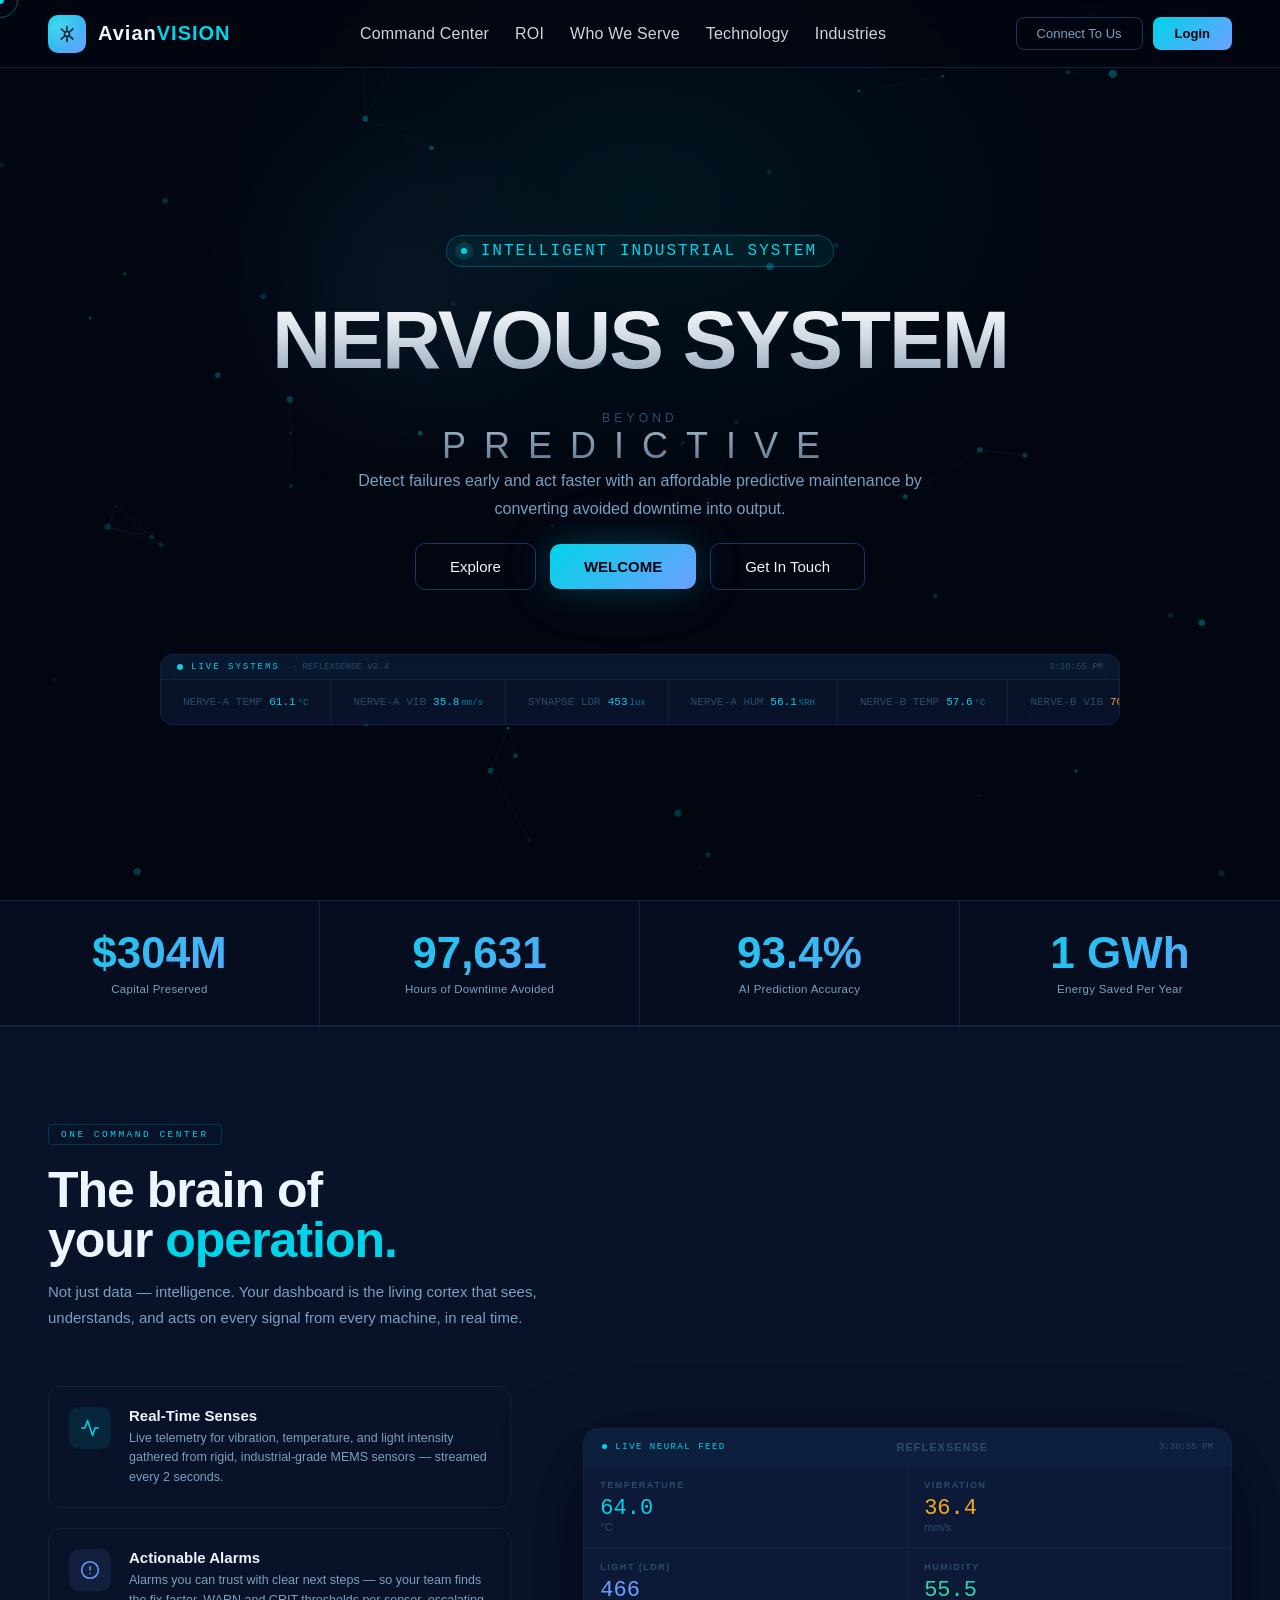
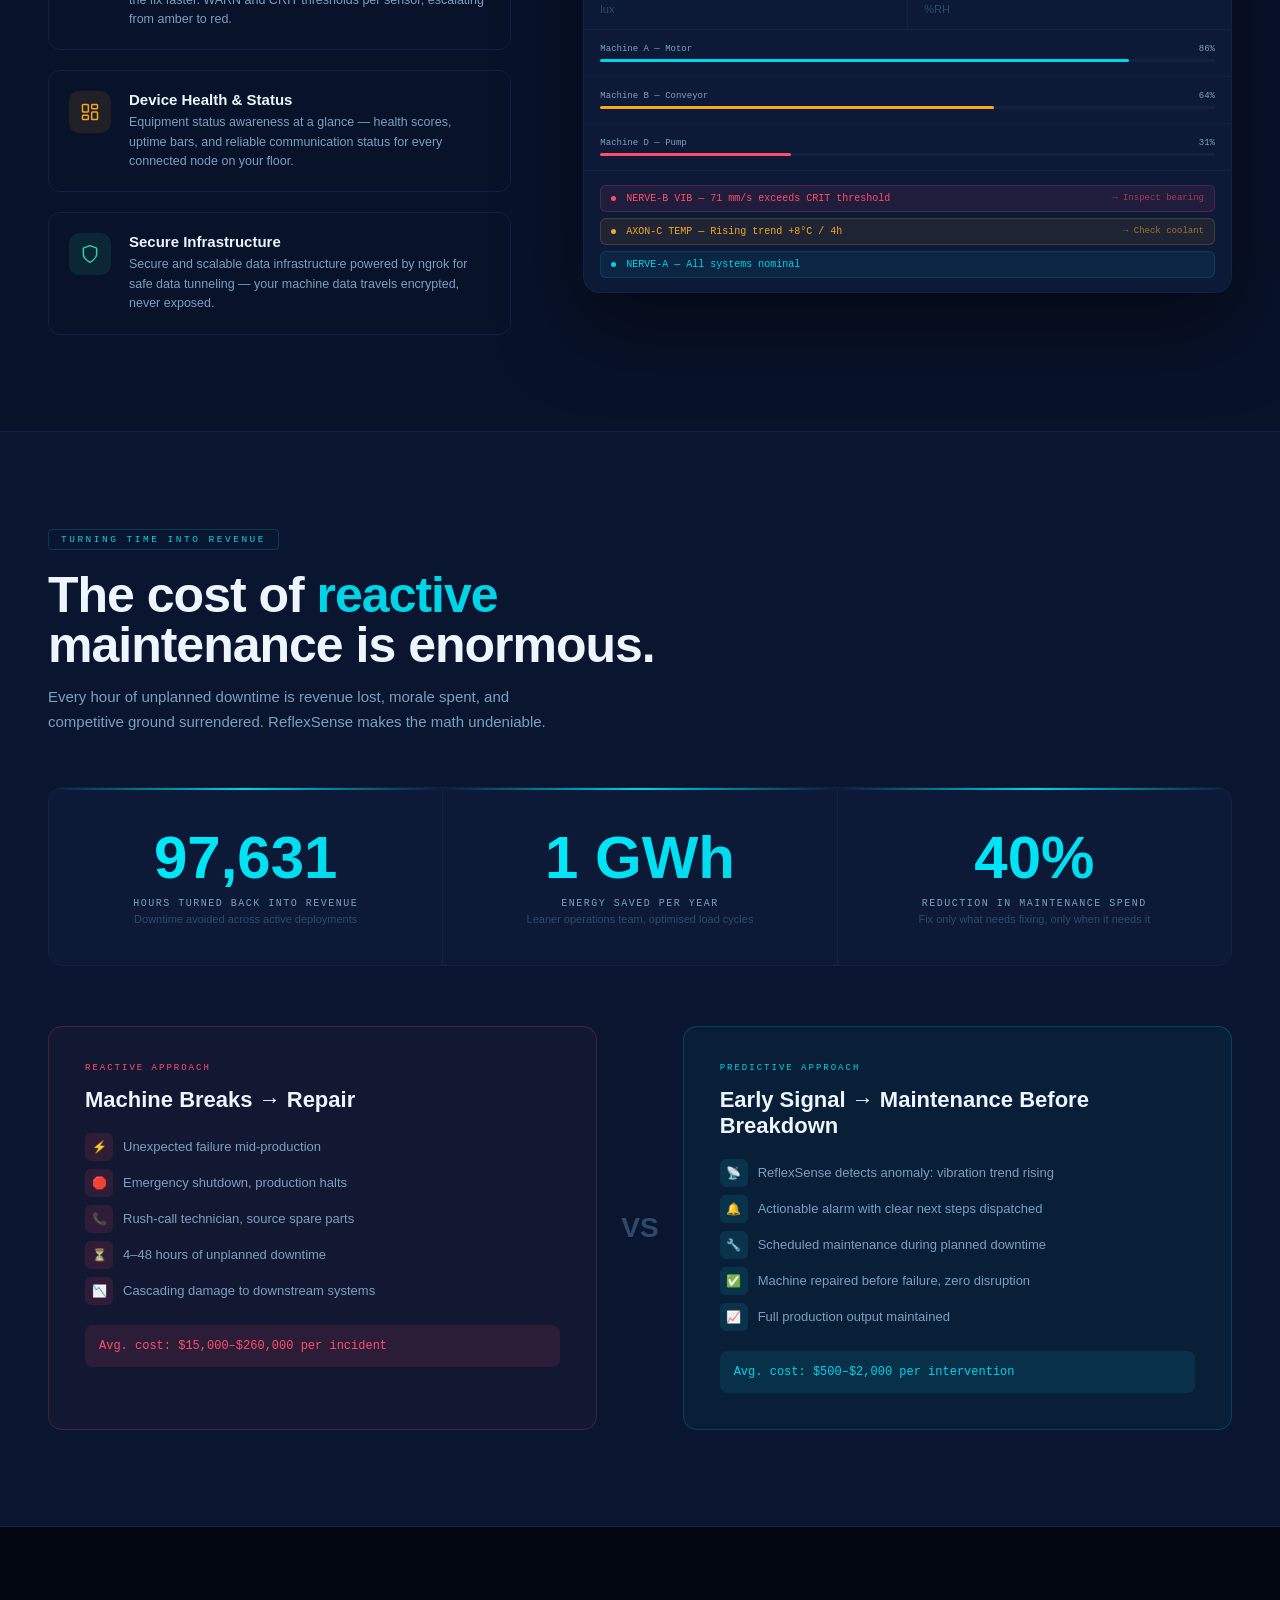
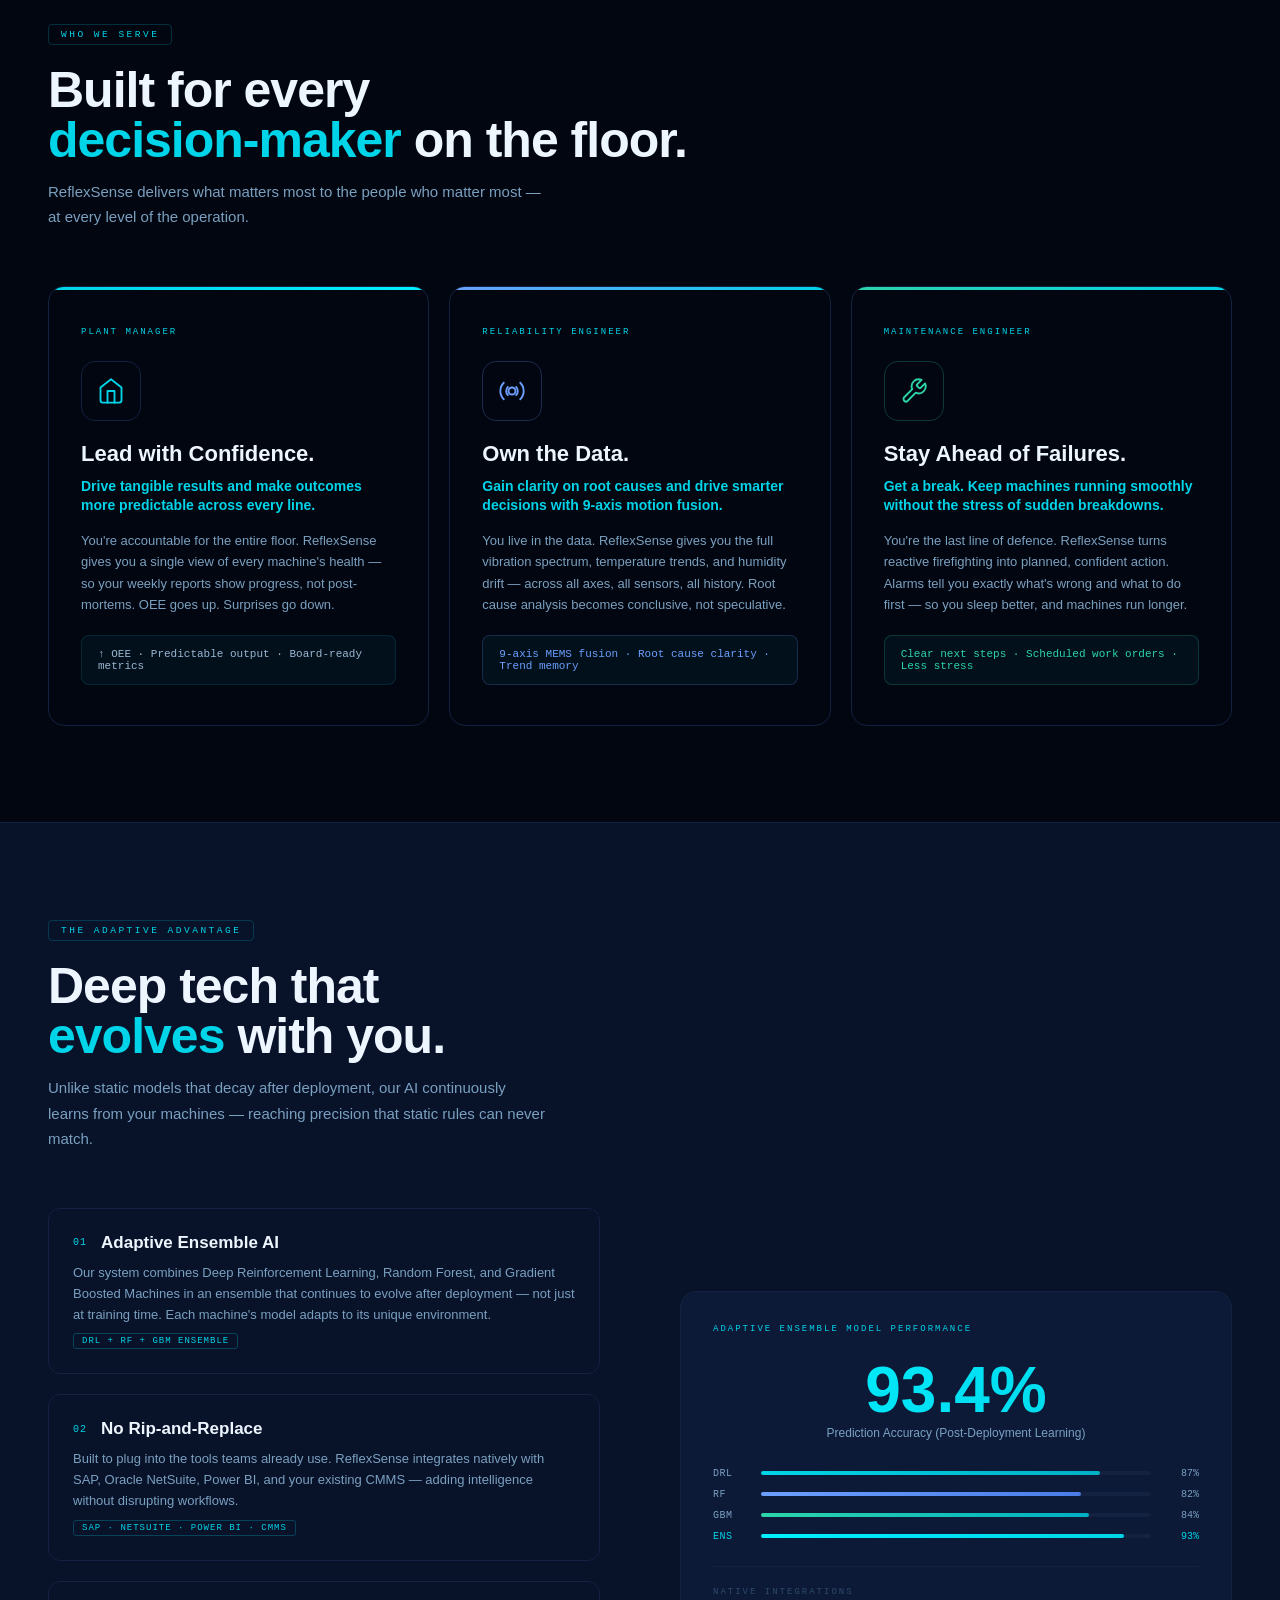
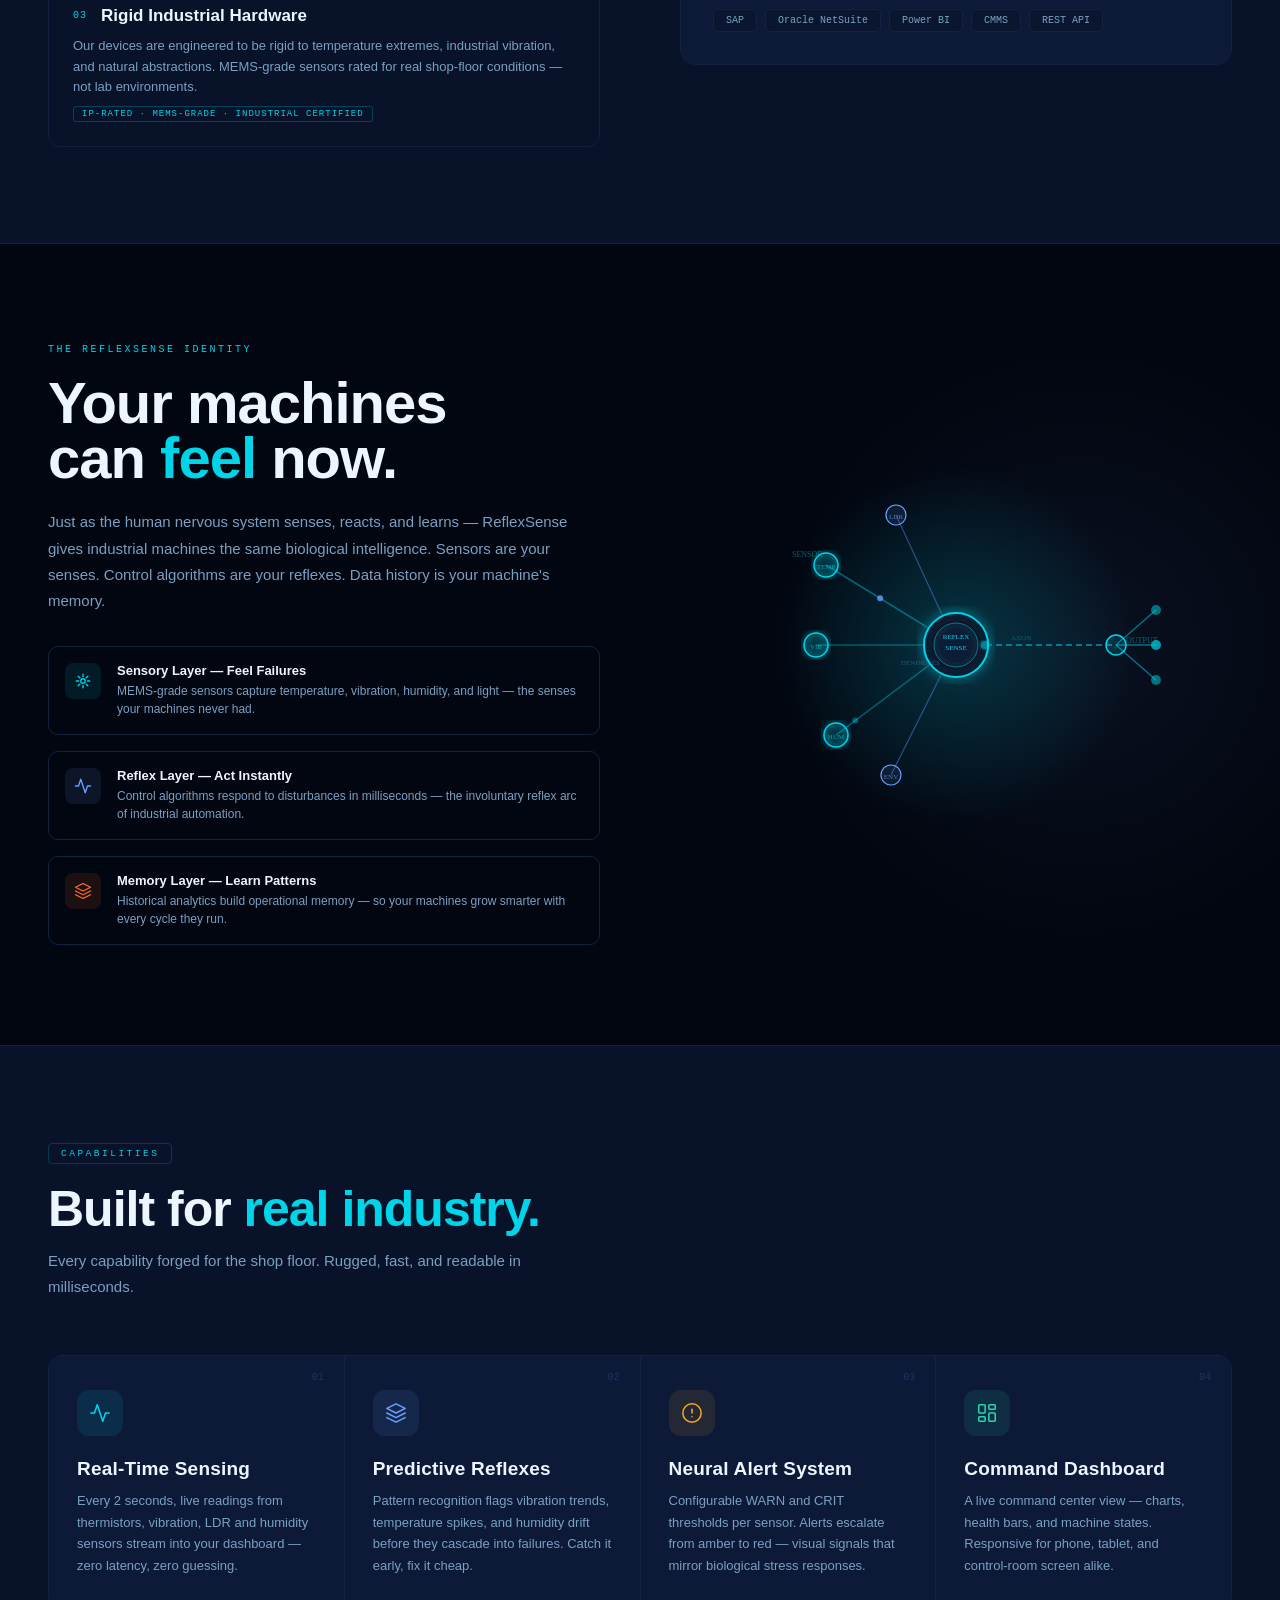
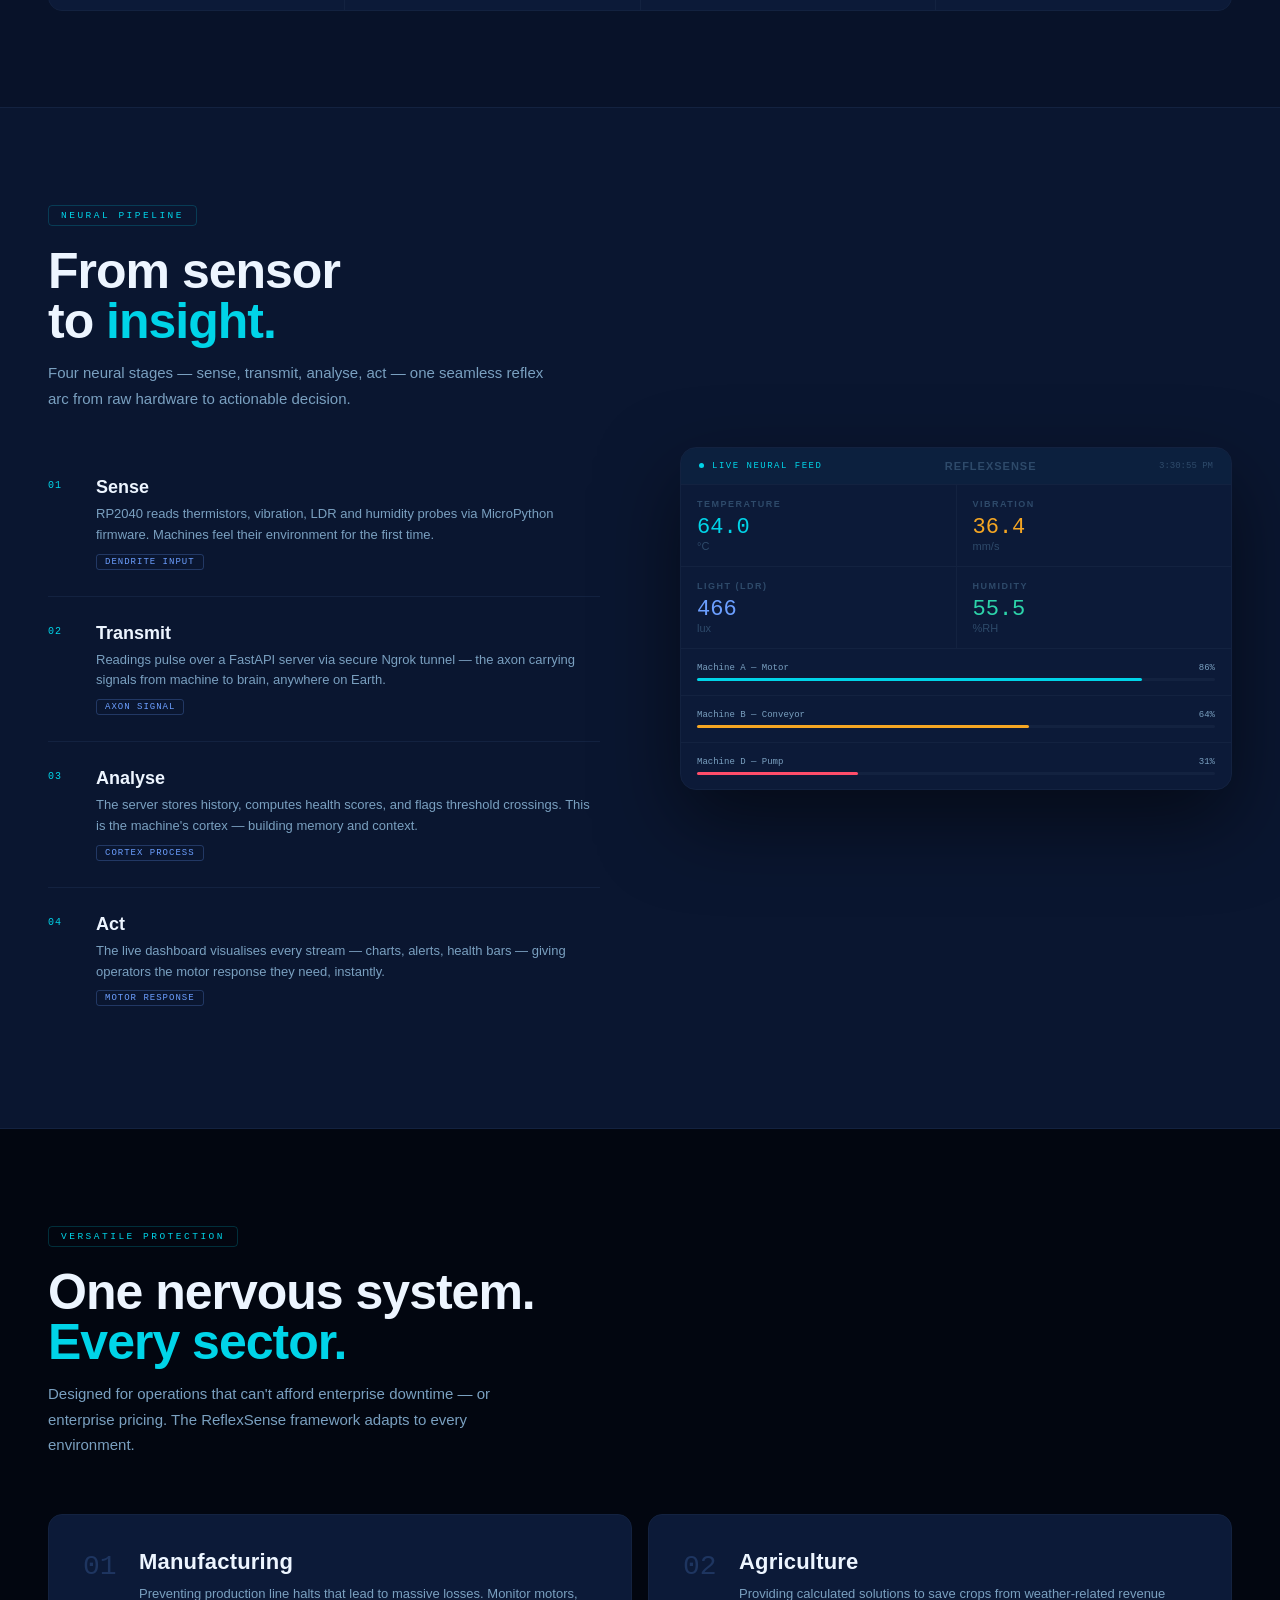
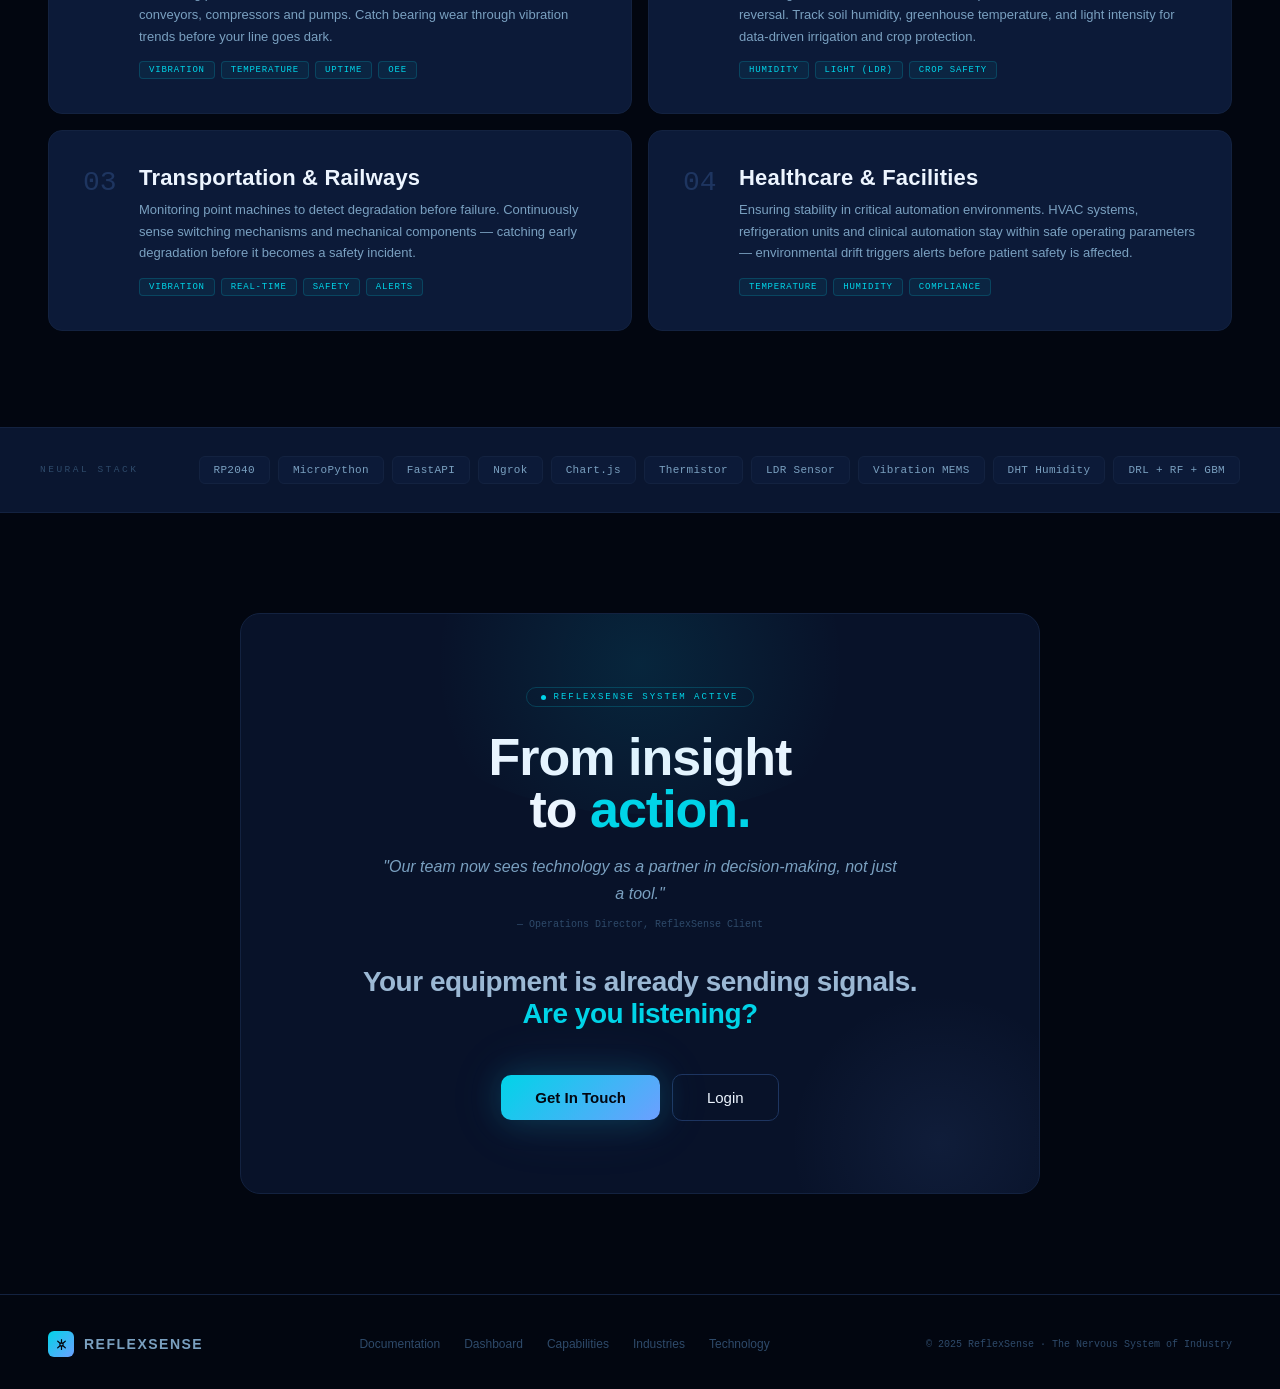
<file: indexp1.html>
<!DOCTYPE html>
<html lang="en">
<head>
<meta charset="UTF-8">
<meta name="viewport" content="width=device-width, initial-scale=1.0">
<title>ReflexSense — The Nervous System of Industry</title>
<link href="https://fonts.googleapis.com/css2?family=Open+Sans:ital,wght@0,300;0,400;0,500;0,600;0,700;0,800;1,400&display=swap" rel="stylesheet">
<style>
*,*::before,*::after{box-sizing:border-box;margin:0;padding:0;}
html{scroll-behavior:smooth;}

:root{
  /* ── NERVOUS SYSTEM PALETTE ── */
  --void:    #020610;         /* deepest navy void */
  --deep:    #050d1e;         /* midnight navy base */
  --bg:      #081229;         /* primary bg navy */
  --bg2:     #0a1630;         /* secondary bg */
  --card:    #0c1a38;         /* card surfaces */
  --border:  #132240;         /* subtle borders */
  --border2: #1e3560;         /* active borders */
  --neural:  #00d4e8;         /* electric teal / cyan synapse */
  --neural2: #00b0c4;         /* deeper teal */
  --neural3: #00f0ff;         /* bright cyan pulse */
  --pulse:   #6c9fff;         /* soft navy-blue accent */
  --pulse2:  #4a7de8;
  --signal:  #ff6b35;         /* alert orange */
  --amber:   #f5a623;
  --red:     #ff4d6a;
  --green:   #2dd4aa;
  --nwhite:  #e8f4ff;         /* neural white */
  --lgrey:   #9bb8d4;         /* light grey UI */
  --t1:      #edf5ff;         /* primary text - neural white */
  --t2:      #7aa0c0;         /* secondary text */
  --t3:      #2e4a6a;         /* muted text */
  --fd: 'Syne', sans-serif;
  --fb: 'Space Grotesk', sans-serif;
  --fm: 'IBM Plex Mono', monospace;
}


body{background:var(--void);color:var(--t1);font-family:var(--fb);overflow-x:hidden;cursor:none;}

/* ── CUSTOM CURSOR ── */
.cursor{position:fixed;pointer-events:none;z-index:9999;mix-blend-mode:screen;}
.cursor-dot{width:8px;height:8px;border-radius:50%;background:var(--neural);transform:translate(-50%,-50%);transition:transform .1s;}
.cursor-ring{width:36px;height:36px;border-radius:50%;border:1px solid rgba(0,212,232,.4);transform:translate(-50%,-50%);transition:transform .08s, width .2s, height .2s, opacity .2s;}

/* ── NEURAL CANVAS ── */
#neuralCanvas{position:fixed;inset:0;pointer-events:none;z-index:0;opacity:.45;}

/* ── NAV ── */
nav{position:fixed;top:0;left:0;right:0;z-index:100;display:flex;align-items:center;justify-content:space-between;height:68px;padding:0 48px;background:rgba(2,6,16,.85);border-bottom:1px solid var(--border);backdrop-filter:blur(20px);}
.nav-brand{display:flex;align-items:center;gap:12px;text-decoration:none;}
.nav-logo-mark{width:38px;height:38px;border-radius:10px;background:linear-gradient(135deg, var(--neural), var(--pulse));display:flex;align-items:center;justify-content:center;position:relative;overflow:hidden;flex-shrink:0;}
.nav-logo-mark::before{content:'';position:absolute;inset:0;background:radial-gradient(circle at 30% 30%, rgba(255,255,255,.2), transparent 60%);}
.nav-logo-mark svg{width:20px;height:20px;fill:none;stroke:rgba(2,6,16,.9);stroke-width:2;stroke-linecap:round;stroke-linejoin:round;}
.nav-logotype{font-family:var(--fd);font-size:20px;font-weight:800;letter-spacing:1px;color:var(--t1);}
.nav-logotype span{color:var(--neural);}
.nav-links{display:flex;align-items:center;gap:26px;}
.nav-links a{font-family:var(--fb);font-size:16px;font-weight:500;color:#d1d5db;text-decoration:none;letter-spacing:.2px;transition:color .2s;}
.nav-links a:hover{color:var(--t1);}
.nav-cta{display:flex;align-items:center;gap:10px;}
.btn-ghost{font-family:var(--fb);font-size:13px;font-weight:500;padding:8px 20px;border-radius:8px;border:1px solid var(--border2);background:transparent;color:var(--t2);cursor:none;text-decoration:none;transition:all .2s;}
.btn-ghost:hover{border-color:var(--neural);color:var(--neural);}
.btn-primary{font-family:var(--fb);font-size:13px;font-weight:600;padding:9px 22px;border-radius:8px;border:none;background:linear-gradient(135deg, var(--neural), var(--pulse));color:var(--void);cursor:none;text-decoration:none;transition:all .25s;position:relative;overflow:hidden;}
.btn-primary::before{content:'';position:absolute;inset:0;background:rgba(255,255,255,.15);opacity:0;transition:opacity .2s;}
.btn-primary:hover::before{opacity:1;}
.nav-mob-btn{display:none;background:none;border:none;cursor:none;padding:4px;}
.nav-mob-btn svg{width:22px;height:22px;stroke:var(--t2);fill:none;stroke-width:2;stroke-linecap:round;}

/* ── HERO ── */
.hero{position:relative;min-height:100vh;display:flex;flex-direction:column;align-items:center;justify-content:center;padding:140px 48px 80px;text-align:center;overflow:hidden;}
.hero-glow-a{position:absolute;top:-100px;left:50%;transform:translateX(-50%);width:900px;height:600px;border-radius:50%;background:radial-gradient(ellipse, rgba(0,212,232,.08) 0%, transparent 70%);pointer-events:none;}
.hero-glow-b{position:absolute;top:100px;left:15%;width:400px;height:400px;border-radius:50%;background:radial-gradient(ellipse, rgba(108,159,255,.06) 0%, transparent 70%);pointer-events:none;}
.hero-badge{display:inline-flex;align-items:center;gap:8px;padding:6px 16px 6px 8px;border-radius:100px;background:rgba(0,212,232,.06);border:1px solid rgba(0,212,232,.25);font-family:var(--fm);font: size 12px;px;color:var(--neural);letter-spacing:2px;margin-bottom:32px;animation:fadeUp .7s ease both;}
.hero-badge .pulse-dot{width:18px;height:18px;border-radius:50%;background:rgba(0,212,232,.15);display:flex;align-items:center;justify-content:center;}
.hero-badge .pulse-dot::after{content:'';width:6px;height:6px;border-radius:50%;background:var(--neural);animation:blink 1.4s infinite;}
@keyframes blink{0%,100%{opacity:1}50%{opacity:.2}}
.hero h1{font-family:var(--fd);font-size:clamp(36px,6.5vw,82px);font-weight:800;line-height:1.0;letter-spacing:-2px;color:var(--t1);margin-bottom:20px;animation:fadeUp .8s .1s ease both;max-width:900px;}
.hero h1 .line-neural{display:block;background:linear-gradient(90deg, var(--neural3) 0%, var(--neural) 40%, var(--pulse) 100%);background-size:200% auto;-webkit-background-clip:text;-webkit-text-fill-color:transparent;background-clip:text;animation:shimmer 5s linear 1s infinite;}
@keyframes shimmer{from{background-position:200% center}to{background-position:-200% center}}
.hero-sub{max-width:620px;font-size:16px;font-weight:400;line-height:1.75;color:var(--t2);margin:0 auto 20px;animation:fadeUp .8s .2s ease both;}
.hero-social-proof{font-family:var(--fm);font-size:11px;color:var(--t3);margin-bottom:44px;animation:fadeUp .8s .25s ease both;letter-spacing:.5px;}
.hero-social-proof span{color:var(--neural);}
.hero-actions{display:flex;align-items:center;justify-content:center;gap:14px;flex-wrap:wrap;margin-bottom:64px;animation:fadeUp .8s .35s ease both;}
.btn-hero-fill{font-family:var(--fb);font-size:15px;font-weight:600;padding:14px 34px;border-radius:10px;border:none;background:linear-gradient(135deg, var(--neural) 0%, var(--pulse) 100%);color:var(--void);cursor:none;text-decoration:none;transition:all .3s;position:relative;overflow:hidden;box-shadow:0 0 32px rgba(0,212,232,.2),0 0 64px rgba(108,159,255,.1);}
.btn-hero-fill::before{content:'';position:absolute;inset:0;background:rgba(255,255,255,.2);opacity:0;transition:opacity .25s;}
.btn-hero-fill:hover::before{opacity:1;}
.btn-hero-fill:hover{transform:translateY(-2px);box-shadow:0 8px 40px rgba(0,212,232,.3),0 0 80px rgba(108,159,255,.15);}
.btn-hero-outline{font-family:var(--fb);font-size:15px;font-weight:500;padding:14px 34px;border-radius:10px;background:transparent;color:var(--t1);border:1px solid var(--border2);cursor:none;text-decoration:none;transition:all .25s;}
.btn-hero-outline:hover{border-color:var(--neural);color:var(--neural);}

/* ── TICKER ── */
.ticker-wrap{width:min(960px,92vw);border:1px solid var(--border);border-radius:12px;background:rgba(10,22,48,.8);overflow:hidden;animation:fadeUp .8s .45s ease both;backdrop-filter:blur(8px);}
.ticker-bar{display:flex;align-items:center;padding:7px 16px;border-bottom:1px solid var(--border);background:rgba(0,212,232,.03);}
.ticker-dot{width:6px;height:6px;border-radius:50%;background:var(--neural);margin-right:8px;animation:blink 1.4s infinite;}
.ticker-label{font-family:var(--fm);font-size:9px;letter-spacing:2px;color:var(--neural);}
.ticker-identity{font-family:var(--fm);font-size:9px;color:var(--t3);margin-left:12px;}
.ticker-time{font-family:var(--fm);font-size:9px;color:var(--t3);margin-left:auto;}
.ticker-scroll{overflow:hidden;height:44px;position:relative;}
.ticker-track{display:flex;gap:0;animation:ticker 24s linear infinite;white-space:nowrap;width:max-content;}
.tick{display:inline-flex;align-items:center;gap:7px;padding:0 22px;border-right:1px solid var(--border);height:44px;font-family:var(--fm);font-size:11px;}
.tick-key{color:var(--t3);}
.tick-val{font-weight:500;}
.tick-val.ok{color:var(--neural);}
.tick-val.warn{color:var(--amber);}
.tick-val.crit{color:var(--red);}
@keyframes ticker{from{transform:translateX(0)}to{transform:translateX(-50%)}}
@keyframes fadeUp{from{opacity:0;transform:translateY(24px)}to{opacity:1;transform:translateY(0)}}

/* SPACEBORN STYLE HERO TEXT */

.hero-title-main{
    font-weight: 800;
    letter-spacing: -2px;

    background: linear-gradient(
        180deg,
        #ffffff,
        #cfd8e3,
        #8fa2b6
    );

    -webkit-background-clip: text;
    -webkit-text-fill-color: transparent;
}
.hero-title-main{
    background-size: 200% auto;

    animation: shine 6s linear infinite;
}

@keyframes shine {
    from {
        background-position: 200% center;
    }
    to {
        background-position: -200% center;
    }
}

.hero-beyond {
    font-size: 12px;
    letter-spacing: 0.35em;
    color: var(--t3);
    margin-top: 10px;
}

.hero-wide{
    font-size: clamp(24px, 3vw, 36px);

    letter-spacing: 0.5em;

    background: linear-gradient(
        180deg,
        #9fb3c8,
        #5f738a
    );

    -webkit-background-clip: text;
    -webkit-text-fill-color: transparent;
}

.hero-subtitle-new {
    font-size: 16px;
    color: var(--t2);
    margin-top: 18px;
    max-width: 640px;
}

/* ── STATS BAR ── */
.statsbar{display:grid;grid-template-columns:repeat(4,1fr);border-top:1px solid var(--border);border-bottom:1px solid var(--border);background:var(--deep);position:relative;z-index:1;}
.stat{padding:30px 24px;text-align:center;border-right:1px solid var(--border);position:relative;}
.stat:last-child{border-right:none;}
.stat::before{content:'';position:absolute;top:0;left:0;right:0;height:2px;background:linear-gradient(90deg,transparent,var(--neural),transparent);opacity:0;transition:opacity .4s;}
.stat:hover::before{opacity:1;}
.stat-num{font-family:var(--fd);font-size:44px;font-weight:800;background:linear-gradient(135deg, var(--neural), var(--pulse));-webkit-background-clip:text;-webkit-text-fill-color:transparent;background-clip:text;line-height:1;}
.stat-label{font-size:11.5px;color:var(--t2);margin-top:8px;letter-spacing:.3px;font-weight:400;}

/* ── SECTION COMMONS ── */
.container{max-width:1200px;margin:0 auto;}
.section-eyebrow{display:inline-flex;align-items:center;gap:8px;font-family:var(--fm);font-size:9.5px;letter-spacing:2.5px;color:var(--neural);padding:4px 12px;border:1px solid rgba(0,212,232,.2);border-radius:4px;margin-bottom:20px;}
.section-h{font-family:var(--fd);font-size:clamp(30px,4.5vw,50px);font-weight:800;line-height:1;letter-spacing:-1px;color:var(--t1);margin-bottom:14px;}
.section-h em{font-style:normal;color:var(--neural);}
.section-p{font-size:15px;font-weight:400;line-height:1.7;color:var(--t2);max-width:500px;}

/* ── DASHBOARD SHOWCASE ── */
.dashboard-section{background:var(--bg);padding:96px 48px;border-top:1px solid var(--border);}
.dash-inner{display:grid;grid-template-columns:1fr 1.4fr;gap:72px;align-items:center;margin-top:56px;}
.dash-features{display:flex;flex-direction:column;gap:20px;}
.dash-feat{display:flex;gap:18px;padding:20px;border:1px solid var(--border);border-radius:12px;transition:border-color .3s,background .3s;}
.dash-feat:hover{border-color:var(--border2);background:rgba(0,212,232,.03);}
.dash-feat-icon{width:42px;height:42px;border-radius:10px;display:flex;align-items:center;justify-content:center;flex-shrink:0;}
.dash-feat-icon svg{width:20px;height:20px;fill:none;stroke-width:1.8;stroke-linecap:round;stroke-linejoin:round;}
.dfi-a{background:rgba(0,212,232,.1);} .dfi-a svg{stroke:var(--neural);}
.dfi-b{background:rgba(108,159,255,.1);} .dfi-b svg{stroke:var(--pulse);}
.dfi-c{background:rgba(245,166,35,.1);} .dfi-c svg{stroke:var(--amber);}
.dfi-d{background:rgba(45,212,170,.1);} .dfi-d svg{stroke:var(--green);}
.dash-feat-text h4{font-family:var(--fd);font-size:15px;font-weight:700;color:var(--t1);margin-bottom:5px;}
.dash-feat-text p{font-size:12.5px;color:var(--t2);line-height:1.55;}

/* ── MINI DASHBOARD ── */
.mini-dashboard{background:var(--card);border:1px solid var(--border);border-radius:16px;overflow:hidden;box-shadow:0 32px 80px rgba(0,0,0,.5);}
.mini-hdr{display:flex;align-items:center;justify-content:space-between;padding:12px 18px;border-bottom:1px solid var(--border);background:rgba(0,212,232,.03);}
.mini-hdr-left{display:flex;align-items:center;gap:8px;font-family:var(--fm);font-size:9px;color:var(--neural);letter-spacing:1.5px;}
.mini-live-dot{width:5px;height:5px;border-radius:50%;background:var(--neural);animation:blink 1.4s infinite;}
.mini-brand{font-family:var(--fd);font-size:11px;font-weight:700;color:var(--t3);letter-spacing:1px;}
.mini-cards{display:grid;grid-template-columns:1fr 1fr;gap:1px;background:var(--border);}
.mini-card{background:var(--card);padding:14px 16px;}
.mini-card-l{font-size:9px;font-weight:600;letter-spacing:1.5px;text-transform:uppercase;color:var(--t3);margin-bottom:6px;}
.mini-card-v{font-family:var(--fm);font-size:22px;font-weight:500;}
.mini-card-v.teal{color:var(--neural);}
.mini-card-v.amber{color:var(--amber);}
.mini-card-v.blue{color:var(--pulse);}
.mini-card-v.green{color:var(--green);}
.mini-card-u{font-size:11px;color:var(--t3);}
.mini-bar-row{padding:14px 16px;border-top:1px solid var(--border);}
.mini-bar-label{display:flex;justify-content:space-between;font-family:var(--fm);font-size:9px;color:var(--t2);margin-bottom:5px;}
.mini-bar-track{height:3px;background:var(--border);border-radius:2px;}
.mini-bar-fill{height:100%;border-radius:2px;transition:width 2s ease;}
.mini-alarms{padding:14px 16px;border-top:1px solid var(--border);}
.mini-alarm{display:flex;align-items:center;gap:10px;padding:7px 10px;border-radius:6px;margin-bottom:6px;font-family:var(--fm);font-size:10px;}
.mini-alarm:last-child{margin-bottom:0;}
.alarm-warn{background:rgba(245,166,35,.08);border:1px solid rgba(245,166,35,.2);color:var(--amber);}
.alarm-crit{background:rgba(255,77,106,.08);border:1px solid rgba(255,77,106,.2);color:var(--red);}
.alarm-ok{background:rgba(0,212,232,.06);border:1px solid rgba(0,212,232,.15);color:var(--neural);}
.alarm-dot{width:5px;height:5px;border-radius:50%;flex-shrink:0;background:currentColor;}
.alarm-next{margin-left:auto;font-size:9px;opacity:.6;}

/* ── ECONOMIC IMPACT ── */
.economic{background:var(--bg2);padding:96px 48px;border-top:1px solid var(--border);}
.econ-top{display:grid;grid-template-columns:1fr 1fr 1fr;gap:1px;background:var(--border);border:1px solid var(--border);border-radius:14px;overflow:hidden;margin-bottom:60px;}
.econ-metric{background:var(--card);padding:40px 32px;text-align:center;position:relative;}
.econ-metric::before{content:'';position:absolute;top:0;left:0;right:0;height:2px;background:linear-gradient(90deg,transparent,var(--neural),transparent);}
.econ-val{font-family:var(--fd);font-size:clamp(36px,5vw,60px);font-weight:800;line-height:1;background:linear-gradient(135deg, var(--neural3), var(--neural));-webkit-background-clip:text;-webkit-text-fill-color:transparent;background-clip:text;}
.econ-label{font-family:var(--fm);font-size:10px;letter-spacing:1.5px;color:var(--t2);margin-top:10px;}
.econ-sub{font-size:11px;color:var(--t3);margin-top:4px;}

/* reactive vs predictive */
.vs-grid{display:grid;grid-template-columns:1fr auto 1fr;gap:24px;align-items:stretch;}
.vs-card{border-radius:14px;padding:36px;border:1px solid var(--border);}
.vs-reactive{background:rgba(255,77,106,.04);border-color:rgba(255,77,106,.2);}
.vs-predictive{background:rgba(0,212,232,.04);border-color:rgba(0,212,232,.2);}
.vs-label{font-family:var(--fm);font-size:9px;letter-spacing:2px;margin-bottom:14px;}
.vs-label.red{color:var(--red);}
.vs-label.teal{color:var(--neural);}
.vs-title{font-family:var(--fd);font-size:22px;font-weight:700;color:var(--t1);margin-bottom:20px;}
.vs-flow{display:flex;flex-direction:column;gap:8px;}
.vs-step{display:flex;align-items:center;gap:10px;font-size:13px;color:var(--t2);}
.vs-step-icon{width:28px;height:28px;border-radius:6px;display:flex;align-items:center;justify-content:center;flex-shrink:0;font-size:12px;}
.vs-icon-red{background:rgba(255,77,106,.12);color:var(--red);}
.vs-icon-teal{background:rgba(0,212,232,.12);color:var(--neural);}
.vs-cost{margin-top:20px;padding:14px;border-radius:8px;font-family:var(--fm);font-size:12px;font-weight:500;}
.vs-cost-bad{background:rgba(255,77,106,.1);color:var(--red);}
.vs-cost-good{background:rgba(0,212,232,.1);color:var(--neural);}
.vs-divider{display:flex;align-items:center;justify-content:center;font-family:var(--fd);font-size:28px;font-weight:800;color:var(--t3);}

/* ── PERSONAS ── */
.personas{background:var(--void);padding:96px 48px;border-top:1px solid var(--border);}
.personas-grid{display:grid;grid-template-columns:repeat(3,1fr);gap:20px;margin-top:56px;}
.persona-card{border:1px solid var(--border);border-radius:16px;padding:40px 32px;position:relative;overflow:hidden;transition:border-color .3s,transform .3s;}
.persona-card:hover{border-color:var(--border2);transform:translateY(-4px);}
.persona-card::before{content:'';position:absolute;top:0;left:0;right:0;height:3px;}
.persona-pm::before{background:linear-gradient(90deg, var(--neural), var(--neural3));}
.persona-re::before{background:linear-gradient(90deg, var(--pulse), var(--neural));}
.persona-me::before{background:linear-gradient(90deg, var(--green), var(--neural));}
.persona-tag{font-family:var(--fm);font-size:9px;letter-spacing:2px;color:var(--neural);margin-bottom:24px;display:block;}
.persona-icon-wrap{width:60px;height:60px;border-radius:14px;display:flex;align-items:center;justify-content:center;margin-bottom:20px;border:1px solid var(--border);}
.persona-icon-wrap svg{width:28px;height:28px;fill:none;stroke-width:1.6;stroke-linecap:round;stroke-linejoin:round;stroke:var(--neural);}
.persona-name{font-family:var(--fd);font-size:22px;font-weight:700;color:var(--t1);margin-bottom:10px;}
.persona-tagline{font-size:14px;font-weight:600;color:var(--neural);margin-bottom:14px;line-height:1.4;}
.persona-desc{font-size:13px;color:var(--t2);line-height:1.65;}
.persona-benefit{margin-top:20px;padding:12px 16px;background:rgba(0,212,232,.05);border:1px solid rgba(0,212,232,.12);border-radius:8px;font-family:var(--fm);font-size:11px;color:var(--lgrey);}

/* ── ADAPTIVE ADVANTAGE (TECH TRUST) ── */
.adaptive{background:var(--bg);padding:96px 48px;border-top:1px solid var(--border);}
.adaptive-inner{display:grid;grid-template-columns:1fr 1fr;gap:80px;align-items:center;margin-top:56px;}
.adv-pillars{display:flex;flex-direction:column;gap:20px;}
.adv-pillar{padding:24px;border:1px solid var(--border);border-radius:12px;transition:border-color .3s;}
.adv-pillar:hover{border-color:var(--border2);}
.adv-pillar-header{display:flex;align-items:center;gap:14px;margin-bottom:10px;}
.adv-num{font-family:var(--fm);font-size:10px;color:var(--neural);letter-spacing:1px;}
.adv-h{font-family:var(--fd);font-size:17px;font-weight:700;color:var(--t1);}
.adv-p{font-size:13px;color:var(--t2);line-height:1.6;}
.adv-badge{display:inline-flex;font-family:var(--fm);font-size:9px;color:var(--neural);padding:2px 8px;border:1px solid rgba(0,212,232,.25);border-radius:3px;margin-top:8px;letter-spacing:1px;}
.ai-diagram{background:var(--card);border:1px solid var(--border);border-radius:16px;padding:32px;overflow:hidden;}
.ai-diagram-title{font-family:var(--fm);font-size:9px;letter-spacing:2px;color:var(--neural);margin-bottom:24px;}
.ai-accuracy{text-align:center;margin-bottom:28px;}
.ai-acc-num{font-family:var(--fd);font-size:64px;font-weight:800;background:linear-gradient(135deg,var(--neural3),var(--neural));-webkit-background-clip:text;-webkit-text-fill-color:transparent;background-clip:text;line-height:1;}
.ai-acc-label{font-size:12px;color:var(--t2);margin-top:4px;}
.ai-models{display:flex;flex-direction:column;gap:10px;}
.ai-model{display:flex;align-items:center;gap:12px;}
.ai-model-label{font-family:var(--fm);font-size:10px;color:var(--t2);min-width:36px;letter-spacing:.5px;}
.ai-model-bar-track{flex:1;height:4px;background:var(--border);border-radius:2px;}
.ai-model-bar-fill{height:100%;border-radius:2px;transition:width 2s ease;}
.ai-model-pct{font-family:var(--fm);font-size:10px;color:var(--t2);min-width:36px;text-align:right;}
.integrations{margin-top:24px;padding-top:20px;border-top:1px solid var(--border);}
.int-label{font-family:var(--fm);font-size:9px;letter-spacing:2px;color:var(--t3);margin-bottom:12px;}
.int-chips{display:flex;gap:8px;flex-wrap:wrap;}
.int-chip{font-family:var(--fm);font-size:10px;padding:5px 12px;border-radius:5px;background:var(--bg2);border:1px solid var(--border);color:var(--t2);}

/* ── IDENTITY / HOW IT WORKS ── */
.identity{background:var(--void);padding:100px 48px;position:relative;overflow:hidden;border-top:1px solid var(--border);}
.identity-bg{position:absolute;right:-100px;top:50%;transform:translateY(-50%);width:600px;height:600px;border-radius:50%;background:radial-gradient(ellipse, rgba(108,159,255,.07) 0%, transparent 70%);pointer-events:none;}
.id-inner{max-width:1200px;margin:0 auto;display:grid;grid-template-columns:1fr 1fr;gap:80px;align-items:center;}
.id-kicker{font-family:var(--fm);font-size:10px;letter-spacing:2.5px;color:var(--neural);margin-bottom:20px;}
.id-h{font-family:var(--fd);font-size:clamp(36px,5vw,58px);font-weight:800;line-height:.95;letter-spacing:-1px;color:var(--t1);margin-bottom:24px;}
.id-h em{font-style:normal;color:var(--neural);}
.id-p{font-size:15px;font-weight:400;line-height:1.75;color:var(--t2);margin-bottom:32px;}
.id-pillars{display:flex;flex-direction:column;gap:16px;}
.pillar{display:flex;align-items:flex-start;gap:16px;padding:16px;border:1px solid var(--border);border-radius:10px;transition:border-color .3s;}
.pillar:hover{border-color:var(--border2);}
.pillar-icon{width:36px;height:36px;border-radius:8px;flex-shrink:0;display:flex;align-items:center;justify-content:center;}
.pillar-icon svg{width:18px;height:18px;fill:none;stroke-width:1.8;stroke-linecap:round;stroke-linejoin:round;}
.pi-neural{background:rgba(0,212,232,.1);} .pi-neural svg{stroke:var(--neural);}
.pi-pulse{background:rgba(108,159,255,.1);} .pi-pulse svg{stroke:var(--pulse);}
.pi-signal{background:rgba(255,107,53,.1);} .pi-signal svg{stroke:var(--signal);}
.pillar-h{font-family:var(--fb);font-size:13px;font-weight:600;color:var(--t1);margin-bottom:4px;}
.pillar-p{font-size:12px;color:var(--t2);line-height:1.5;}
#neuronDiagram{width:100%;max-width:440px;height:440px;}

/* ── FEATURES ── */
.features{background:var(--bg);padding:96px 48px;border-top:1px solid var(--border);}
.feat-grid{display:grid;grid-template-columns:repeat(4,1fr);gap:1px;background:var(--border);border:1px solid var(--border);border-radius:14px;overflow:hidden;margin-top:56px;}
.feat-card{background:var(--card);padding:34px 28px;position:relative;overflow:hidden;transition:background .3s;}
.feat-card:hover{background:var(--bg2);}
.feat-card::after{content:'';position:absolute;bottom:0;left:0;right:0;height:1px;background:linear-gradient(90deg,transparent,var(--neural),transparent);opacity:0;transition:opacity .4s;}
.feat-card:hover::after{opacity:1;}
.feat-icon{width:46px;height:46px;border-radius:12px;display:flex;align-items:center;justify-content:center;margin-bottom:22px;}
.feat-icon svg{width:22px;height:22px;fill:none;stroke-width:1.7;stroke-linecap:round;stroke-linejoin:round;}
.fi-a{background:rgba(0,212,232,.1);} .fi-a svg{stroke:var(--neural);}
.fi-b{background:rgba(108,159,255,.1);} .fi-b svg{stroke:var(--pulse);}
.fi-c{background:rgba(245,166,35,.1);} .fi-c svg{stroke:var(--amber);}
.fi-d{background:rgba(45,212,170,.1);} .fi-d svg{stroke:var(--green);}
.feat-h{font-family:var(--fd);font-size:19px;font-weight:700;color:var(--t1);margin-bottom:10px;letter-spacing:.2px;}
.feat-p{font-size:13px;font-weight:400;line-height:1.65;color:var(--t2);}
.feat-number{position:absolute;top:16px;right:20px;font-family:var(--fm);font-size:10px;color:var(--border2);}

/* ── HOW IT WORKS ── */
.how{background:var(--bg2);padding:96px 48px;border-top:1px solid var(--border);}
.how-inner{display:grid;grid-template-columns:1fr 1fr;gap:80px;align-items:center;}
.how-steps{display:flex;flex-direction:column;gap:0;}
.step{display:flex;gap:20px;padding:26px 0;border-bottom:1px solid var(--border);}
.step:last-child{border-bottom:none;}
.step-num{font-family:var(--fm);font-size:10px;color:var(--neural);letter-spacing:1px;min-width:28px;padding-top:3px;font-weight:500;}
.step-h{font-family:var(--fd);font-size:18px;font-weight:700;color:var(--t1);margin-bottom:6px;}
.step-p{font-size:13px;font-weight:400;line-height:1.6;color:var(--t2);}
.step-tag{display:inline-block;font-family:var(--fm);font-size:9px;letter-spacing:1px;color:var(--pulse);padding:2px 8px;border:1px solid rgba(108,159,255,.25);border-radius:3px;margin-top:8px;}

/* ── USE CASES ── */
.usecases{background:var(--void);padding:96px 48px;border-top:1px solid var(--border);}
.uc-grid{display:grid;grid-template-columns:repeat(2,1fr);gap:16px;margin-top:56px;}
.uc-card{background:var(--card);border:1px solid var(--border);border-radius:14px;padding:34px;display:flex;gap:22px;transition:border-color .3s,transform .3s;cursor:default;position:relative;overflow:hidden;}
.uc-card::before{content:'';position:absolute;inset:0;background:linear-gradient(135deg, rgba(0,212,232,.03), transparent);opacity:0;transition:opacity .4s;}
.uc-card:hover::before{opacity:1;}
.uc-card:hover{border-color:var(--border2);transform:translateY(-3px);}
.uc-num{font-family:var(--fm);font-size:28px;font-weight:400;color:var(--border2);line-height:1;min-width:34px;padding-top:4px;transition:color .3s;}
.uc-card:hover .uc-num{color:var(--neural);}
.uc-h{font-family:var(--fd);font-size:22px;font-weight:700;color:var(--t1);margin-bottom:8px;letter-spacing:.2px;}
.uc-p{font-size:13px;font-weight:400;line-height:1.65;color:var(--t2);}
.uc-tags{display:flex;flex-wrap:wrap;gap:6px;margin-top:14px;}
.tag{font-family:var(--fm);font-size:9px;letter-spacing:.8px;padding:3px 9px;border-radius:4px;background:rgba(0,212,232,.06);color:var(--neural);border:1px solid rgba(0,212,232,.18);}

/* ── TECH STACK ── */
.tech{background:var(--bg2);border-top:1px solid var(--border);border-bottom:1px solid var(--border);}
.tech-inner{display:flex;align-items:center;justify-content:space-between;gap:24px;flex-wrap:wrap;padding:28px 0;}
.tech-label{font-family:var(--fm);font-size:9.5px;color:var(--t3);letter-spacing:2.5px;white-space:nowrap;}
.tech-chips{display:flex;align-items:center;gap:8px;flex-wrap:wrap;}
.chip{font-family:var(--fm);font-size:11px;font-weight:400;padding:7px 14px;border-radius:6px;letter-spacing:.3px;background:var(--card);border:1px solid var(--border);color:var(--t2);transition:border-color .2s,color .2s;}
.chip:hover{border-color:var(--neural);color:var(--neural);}

/* ── CLOSING CTA ── */
.cta{background:var(--void);text-align:center;padding:100px 48px;}
.cta-box{max-width:800px;margin:0 auto;border:1px solid var(--border);border-radius:20px;padding:72px 56px;background:var(--bg);position:relative;overflow:hidden;}
.cta-glow-a{position:absolute;top:-100px;left:50%;transform:translateX(-50%);width:500px;height:300px;border-radius:50%;background:radial-gradient(circle, rgba(0,212,232,.1) 0%, transparent 70%);pointer-events:none;}
.cta-glow-b{position:absolute;bottom:-100px;right:-50px;width:300px;height:300px;border-radius:50%;background:radial-gradient(circle, rgba(108,159,255,.08) 0%, transparent 70%);pointer-events:none;}
.cta-badge{display:inline-flex;align-items:center;gap:7px;font-family:var(--fm);font-size:9px;letter-spacing:2px;color:var(--neural);padding:4px 14px;border:1px solid rgba(0,212,232,.2);border-radius:100px;margin-bottom:24px;}
.cta h2{font-family:var(--fd);font-size:clamp(28px,4.5vw,52px);font-weight:800;line-height:1;color:var(--t1);margin-bottom:18px;letter-spacing:-1px;}
.cta h2 em{font-style:normal;color:var(--neural);}
.cta-quote{font-size:16px;font-style:italic;color:var(--t2);max-width:520px;margin:0 auto 12px;line-height:1.7;}
.cta-quote-attr{font-family:var(--fm);font-size:10px;color:var(--t3);margin-bottom:36px;}
.cta-final-line{font-family:var(--fd);font-size:clamp(18px,2.8vw,28px);font-weight:700;color:var(--lgrey);margin-bottom:44px;letter-spacing:-.5px;}
.cta-final-line em{color:var(--neural);font-style:normal;}
.cta-btns{display:flex;align-items:center;justify-content:center;gap:12px;flex-wrap:wrap;}

/* ── FOOTER ── */
footer{border-top:1px solid var(--border);padding:36px 48px;background:var(--void);display:flex;align-items:center;justify-content:space-between;flex-wrap:wrap;gap:16px;}
.foot-brand{display:flex;align-items:center;gap:10px;}
.foot-logo-mark{width:26px;height:26px;border-radius:6px;background:linear-gradient(135deg,var(--neural),var(--pulse));display:flex;align-items:center;justify-content:center;}
.foot-logo-mark svg{width:13px;height:13px;fill:none;stroke:var(--void);stroke-width:2.2;stroke-linecap:round;stroke-linejoin:round;}
.foot-logotype{font-family:var(--fd);font-size:14px;font-weight:800;letter-spacing:1.5px;color:var(--t2);}
.foot-links{display:flex;gap:24px;}
.foot-links a{font-size:12px;color:var(--t3);text-decoration:none;transition:color .2s;}
.foot-links a:hover{color:var(--neural);}
.foot-copy{font-family:var(--fm);font-size:10px;color:var(--t3);}

/* ── REVEAL ── */
.reveal{opacity:0;transform:translateY(28px);transition:opacity .65s ease,transform .65s ease;}
.reveal.in{opacity:1;transform:translateY(0);}
.reveal-d1{transition-delay:.08s;} .reveal-d2{transition-delay:.16s;} .reveal-d3{transition-delay:.24s;} .reveal-d4{transition-delay:.32s;}

/* ── RESPONSIVE ── */
@media(max-width:1024px){
  .feat-grid{grid-template-columns:repeat(2,1fr);}
  .how-inner{grid-template-columns:1fr;gap:48px;}
  .id-inner{grid-template-columns:1fr;gap:48px;}
  .dash-inner{grid-template-columns:1fr;gap:48px;}
  .adaptive-inner{grid-template-columns:1fr;gap:48px;}
  .personas-grid{grid-template-columns:1fr;}
  .vs-grid{grid-template-columns:1fr;} .vs-divider{display:none;}
  .econ-top{grid-template-columns:1fr;}
}
@media(max-width:768px){
  nav{padding:0 20px;}
  .nav-links{display:none;}
  .nav-cta .btn-ghost{display:none;}
  .nav-mob-btn{display:block;}
  .nav-links.open{display:flex;flex-direction:column;align-items:flex-start;gap:0;position:fixed;top:68px;left:0;right:0;background:rgba(2,6,16,.97);border-bottom:1px solid var(--border);padding:12px 20px 20px;z-index:99;}
  .nav-links.open a{padding:12px 0;border-bottom:1px solid var(--border);width:100%;font-size:15px;}
  .hero{padding:120px 20px 60px;}
  .statsbar{grid-template-columns:repeat(2,1fr);}
  .stat{padding:22px 16px;} .stat-num{font-size:32px;}
  .features,.how,.usecases,.cta,.identity,.dashboard-section,.economic,.personas,.adaptive{padding:64px 20px;}
  .feat-grid{grid-template-columns:1fr;border-radius:10px;}
  .uc-grid{grid-template-columns:1fr;}
  .personas-grid{grid-template-columns:1fr;}
  .tech-inner{flex-direction:column;align-items:flex-start;}
  .cta-box{padding:44px 24px;}
  footer{flex-direction:column;align-items:flex-start;padding:24px 20px;}
  .foot-links{flex-wrap:wrap;gap:16px;}
  body{cursor:auto;}
  .cursor{display:none;}
}
</style>
</head>
<body>

<!-- CUSTOM CURSOR -->
<div class="cursor" id="cursorDot"><div class="cursor-dot"></div></div>
<div class="cursor" id="cursorRing"><div class="cursor-ring"></div></div>

<!-- NEURAL BACKGROUND CANVAS -->
<canvas id="neuralCanvas"></canvas>

<!-- NAV -->
<nav id="nav">
  <a class="nav-brand" href="#">
    <div class="nav-logo-mark">
      <svg viewBox="0 0 24 24">
        <circle cx="12" cy="12" r="3"/>
        <line x1="12" y1="9" x2="12" y2="3"/>
        <line x1="14.6" y1="9.7" x2="19" y2="6"/>
        <line x1="14.6" y1="14.3" x2="19" y2="18"/>
        <line x1="12" y1="15" x2="12" y2="21"/>
        <line x1="9.4" y1="14.3" x2="5" y2="18"/>
        <line x1="9.4" y1="9.7" x2="5" y2="6"/>
      </svg>
    </div>
    <span class="nav-logotype">Avian<span>VISION</span></span>
  </a>
  <div class="nav-links" id="navLinks">
    <a href="#dashboard">Command Center</a>
    <a href="#economic">ROI</a>
    <a href="#personas">Who We Serve</a>
    <a href="#adaptive">Technology</a>
    <a href="#usecases">Industries</a>
  </div>
  <div class="nav-cta">
    <a href="contact.html" class="btn-ghost">Connect To Us</a>
    <a href="login.html" class="btn-primary">Login</a>
  </div>
  <button class="nav-mob-btn" id="mobBtn" aria-label="Menu">
    <svg viewBox="0 0 24 24" id="mobIcon"><line x1="3" y1="6" x2="21" y2="6"/><line x1="3" y1="12" x2="21" y2="12"/><line x1="3" y1="18" x2="21" y2="18"/></svg>
  </button>
</nav>

<!-- ════════════════════════════════════════════
     SECTION 1: HERO — APEX AWARENESS
═════════════════════════════════════════════ -->
<section class="hero">
  <div class="hero-glow-a"></div>
  <div class="hero-glow-b"></div>
  <div class="hero-badge">
    <div class="pulse-dot"></div>
    INTELLIGENT INDUSTRIAL SYSTEM
  </div>
 <h1 class="hero-title-main">
    NERVOUS SYSTEM 
</h1>

<div class="hero-beyond">
    BEYOND
</div>

<div class="hero-wide">
    PREDICTIVE
</div>
  <p class="hero-sub">Detect failures early and act faster with an affordable predictive maintenance by converting avoided downtime into output.</p>
  <div class="hero-actions">
    <a href="" class="btn-hero-outline">Explore</a>
    <a href="login.html" class="btn-hero-fill">WELCOME</a>
    <a href="contact.html" class="btn-hero-outline">Get In Touch</a>
  </div>
  <div class="ticker-wrap">
    <div class="ticker-bar">
      <span class="ticker-dot"></span>
      <span class="ticker-label">LIVE SYSTEMS</span>
      <span class="ticker-identity">· REFLEXSENSE v2.4</span>
      <span class="ticker-time" id="tickTime">--:--:--</span>
    </div>
    <div class="ticker-scroll">
      <div class="ticker-track" id="tickerTrack"></div>
    </div>
  </div>
</section>

<!-- STATS -->
<div class="statsbar">
  <div class="stat reveal"><div class="stat-num">$304M</div><div class="stat-label">Capital Preserved</div></div>
  <div class="stat reveal reveal-d1"><div class="stat-num">97,631</div><div class="stat-label">Hours of Downtime Avoided</div></div>
  <div class="stat reveal reveal-d2"><div class="stat-num">93.4%</div><div class="stat-label">AI Prediction Accuracy</div></div>
  <div class="stat reveal reveal-d3"><div class="stat-num">1 GWh</div><div class="stat-label">Energy Saved Per Year</div></div>
</div>

<!-- ════════════════════════════════════════════
     SECTION 2: DASHBOARD SHOWCASE — ONE COMMAND CENTER
═════════════════════════════════════════════ -->
<section class="dashboard-section" id="dashboard">
  <div class="container">
    <div class="reveal"><span class="section-eyebrow">ONE COMMAND CENTER</span></div>
    <h2 class="section-h reveal reveal-d1">The brain of<br>your <em>operation.</em></h2>
    <p class="section-p reveal reveal-d2">Not just data — intelligence. Your dashboard is the living cortex that sees, understands, and acts on every signal from every machine, in real time.</p>
    <div class="dash-inner">
      <div class="dash-features reveal">
        <div class="dash-feat">
          <div class="dash-feat-icon dfi-a">
            <svg viewBox="0 0 24 24"><polyline points="22 12 18 12 15 21 9 3 6 12 2 12"/></svg>
          </div>
          <div class="dash-feat-text">
            <h4>Real-Time Senses</h4>
            <p>Live telemetry for vibration, temperature, and light intensity gathered from rigid, industrial-grade MEMS sensors — streamed every 2 seconds.</p>
          </div>
        </div>
        <div class="dash-feat">
          <div class="dash-feat-icon dfi-b">
            <svg viewBox="0 0 24 24"><circle cx="12" cy="12" r="10"/><line x1="12" y1="8" x2="12" y2="12"/><line x1="12" y1="16" x2="12.01" y2="16"/></svg>
          </div>
          <div class="dash-feat-text">
            <h4>Actionable Alarms</h4>
            <p>Alarms you can trust with clear next steps — so your team finds the fix faster. WARN and CRIT thresholds per sensor, escalating from amber to red.</p>
          </div>
        </div>
        <div class="dash-feat">
          <div class="dash-feat-icon dfi-c">
            <svg viewBox="0 0 24 24"><rect x="3" y="3" width="7" height="9" rx="1"/><rect x="14" y="3" width="7" height="5" rx="1"/><rect x="14" y="12" width="7" height="9" rx="1"/><rect x="3" y="16" width="7" height="5" rx="1"/></svg>
          </div>
          <div class="dash-feat-text">
            <h4>Device Health & Status</h4>
            <p>Equipment status awareness at a glance — health scores, uptime bars, and reliable communication status for every connected node on your floor.</p>
          </div>
        </div>
        <div class="dash-feat">
          <div class="dash-feat-icon dfi-d">
            <svg viewBox="0 0 24 24"><path d="M12 22s8-4 8-10V5l-8-3-8 3v7c0 6 8 10 8 10z"/></svg>
          </div>
          <div class="dash-feat-text">
            <h4>Secure Infrastructure</h4>
            <p>Secure and scalable data infrastructure powered by ngrok for safe data tunneling — your machine data travels encrypted, never exposed.</p>
          </div>
        </div>
      </div>
      <!-- LIVE MINI DASHBOARD -->
      <div class="mini-dashboard reveal reveal-d2">
        <div class="mini-hdr">
          <div class="mini-hdr-left"><span class="mini-live-dot"></span>LIVE NEURAL FEED</div>
          <span class="mini-brand">REFLEXSENSE</span>
          <span style="font-family:var(--fm);font-size:9px;color:var(--t3)" id="miniTime">--:--:--</span>
        </div>
        <div class="mini-cards">
          <div class="mini-card">
            <div class="mini-card-l">Temperature</div>
            <div class="mini-card-v teal" id="mTemp">--</div>
            <div class="mini-card-u">°C</div>
          </div>
          <div class="mini-card">
            <div class="mini-card-l">Vibration</div>
            <div class="mini-card-v amber" id="mVib">--</div>
            <div class="mini-card-u">mm/s</div>
          </div>
          <div class="mini-card">
            <div class="mini-card-l">Light (LDR)</div>
            <div class="mini-card-v blue" id="mLdr">--</div>
            <div class="mini-card-u">lux</div>
          </div>
          <div class="mini-card">
            <div class="mini-card-l">Humidity</div>
            <div class="mini-card-v green" id="mHum">--</div>
            <div class="mini-card-u">%RH</div>
          </div>
        </div>
        <div class="mini-bar-row">
          <div class="mini-bar-label"><span>Machine A — Motor</span><span id="mBarA">87%</span></div>
          <div class="mini-bar-track"><div class="mini-bar-fill" id="mFillA" style="width:87%;background:var(--neural);"></div></div>
        </div>
        <div class="mini-bar-row">
          <div class="mini-bar-label"><span>Machine B — Conveyor</span><span id="mBarB">61%</span></div>
          <div class="mini-bar-track"><div class="mini-bar-fill" id="mFillB" style="width:61%;background:var(--amber);"></div></div>
        </div>
        <div class="mini-bar-row">
          <div class="mini-bar-label"><span>Machine D — Pump</span><span id="mBarD">34%</span></div>
          <div class="mini-bar-track"><div class="mini-bar-fill" id="mFillD" style="width:34%;background:var(--red);"></div></div>
        </div>
        <div class="mini-alarms">
          <div class="mini-alarm alarm-crit"><span class="alarm-dot"></span>NERVE-B VIB — 71 mm/s exceeds CRIT threshold<span class="alarm-next">→ Inspect bearing</span></div>
          <div class="mini-alarm alarm-warn"><span class="alarm-dot"></span>AXON-C TEMP — Rising trend +8°C / 4h<span class="alarm-next">→ Check coolant</span></div>
          <div class="mini-alarm alarm-ok"><span class="alarm-dot"></span>NERVE-A — All systems nominal</div>
        </div>
      </div>
    </div>
  </div>
</section>

<!-- ════════════════════════════════════════════
     SECTION 3: ECONOMIC IMPACT — TURNING TIME INTO REVENUE
═════════════════════════════════════════════ -->
<section class="economic" id="economic">
  <div class="container">
    <div class="reveal"><span class="section-eyebrow">TURNING TIME INTO REVENUE</span></div>
    <h2 class="section-h reveal reveal-d1">The cost of <em>reactive</em><br>maintenance is enormous.</h2>
    <p class="section-p reveal reveal-d2" style="margin-bottom:52px;">Every hour of unplanned downtime is revenue lost, morale spent, and competitive ground surrendered. ReflexSense makes the math undeniable.</p>

    <div class="econ-top reveal">
      <div class="econ-metric">
        <div class="econ-val">97,631</div>
        <div class="econ-label">HOURS TURNED BACK INTO REVENUE</div>
        <div class="econ-sub">Downtime avoided across active deployments</div>
      </div>
      <div class="econ-metric">
        <div class="econ-val">1 GWh</div>
        <div class="econ-label">ENERGY SAVED PER YEAR</div>
        <div class="econ-sub">Leaner operations team, optimised load cycles</div>
      </div>
      <div class="econ-metric">
        <div class="econ-val">40%</div>
        <div class="econ-label">REDUCTION IN MAINTENANCE SPEND</div>
        <div class="econ-sub">Fix only what needs fixing, only when it needs it</div>
      </div>
    </div>

    <div class="vs-grid reveal" style="margin-top:40px;">
      <div class="vs-card vs-reactive">
        <div class="vs-label red">REACTIVE APPROACH</div>
        <div class="vs-title">Machine Breaks → Repair</div>
        <div class="vs-flow">
          <div class="vs-step"><div class="vs-step-icon vs-icon-red">⚡</div>Unexpected failure mid-production</div>
          <div class="vs-step"><div class="vs-step-icon vs-icon-red">🛑</div>Emergency shutdown, production halts</div>
          <div class="vs-step"><div class="vs-step-icon vs-icon-red">📞</div>Rush-call technician, source spare parts</div>
          <div class="vs-step"><div class="vs-step-icon vs-icon-red">⏳</div>4–48 hours of unplanned downtime</div>
          <div class="vs-step"><div class="vs-step-icon vs-icon-red">📉</div>Cascading damage to downstream systems</div>
        </div>
        <div class="vs-cost vs-cost-bad">Avg. cost: $15,000–$260,000 per incident</div>
      </div>
      <div class="vs-divider">VS</div>
      <div class="vs-card vs-predictive">
        <div class="vs-label teal">PREDICTIVE APPROACH</div>
        <div class="vs-title">Early Signal → Maintenance Before Breakdown</div>
        <div class="vs-flow">
          <div class="vs-step"><div class="vs-step-icon vs-icon-teal">📡</div>ReflexSense detects anomaly: vibration trend rising</div>
          <div class="vs-step"><div class="vs-step-icon vs-icon-teal">🔔</div>Actionable alarm with clear next steps dispatched</div>
          <div class="vs-step"><div class="vs-step-icon vs-icon-teal">🔧</div>Scheduled maintenance during planned downtime</div>
          <div class="vs-step"><div class="vs-step-icon vs-icon-teal">✅</div>Machine repaired before failure, zero disruption</div>
          <div class="vs-step"><div class="vs-step-icon vs-icon-teal">📈</div>Full production output maintained</div>
        </div>
        <div class="vs-cost vs-cost-good">Avg. cost: $500–$2,000 per intervention</div>
      </div>
    </div>
  </div>
</section>

<!-- ════════════════════════════════════════════
     SECTION 4: PERSONAS — WHO WE SERVE
═════════════════════════════════════════════ -->
<section class="personas" id="personas">
  <div class="container">
    <div class="reveal"><span class="section-eyebrow">WHO WE SERVE</span></div>
    <h2 class="section-h reveal reveal-d1">Built for every<br><em>decision-maker</em> on the floor.</h2>
    <p class="section-p reveal reveal-d2" style="margin-bottom:0;">ReflexSense delivers what matters most to the people who matter most — at every level of the operation.</p>
    <div class="personas-grid" style="margin-top:56px;">

      <div class="persona-card persona-pm reveal">
        <span class="persona-tag">PLANT MANAGER</span>
        <div class="persona-icon-wrap">
          <svg viewBox="0 0 24 24"><path d="M3 9l9-7 9 7v11a2 2 0 0 1-2 2H5a2 2 0 0 1-2-2z"/><polyline points="9 22 9 12 15 12 15 22"/></svg>
        </div>
        <div class="persona-name">Lead with Confidence.</div>
        <div class="persona-tagline">Drive tangible results and make outcomes more predictable across every line.</div>
        <p class="persona-desc">You're accountable for the entire floor. ReflexSense gives you a single view of every machine's health — so your weekly reports show progress, not post-mortems. OEE goes up. Surprises go down.</p>
        <div class="persona-benefit">↑ OEE · Predictable output · Board-ready metrics</div>
      </div>

      <div class="persona-card persona-re reveal reveal-d1">
        <span class="persona-tag">RELIABILITY ENGINEER</span>
        <div class="persona-icon-wrap" style="border-color:rgba(108,159,255,.25);">
          <svg viewBox="0 0 24 24" style="stroke:var(--pulse)"><circle cx="12" cy="12" r="3"/><path d="M19.07 4.93a10 10 0 0 1 0 14.14M4.93 4.93a10 10 0 0 0 0 14.14"/><path d="M15.54 8.46a5 5 0 0 1 0 7.07M8.46 8.46a5 5 0 0 0 0 7.07"/></svg>
        </div>
        <div class="persona-name">Own the Data.</div>
        <div class="persona-tagline">Gain clarity on root causes and drive smarter decisions with 9-axis motion fusion.</div>
        <p class="persona-desc">You live in the data. ReflexSense gives you the full vibration spectrum, temperature trends, and humidity drift — across all axes, all sensors, all history. Root cause analysis becomes conclusive, not speculative.</p>
        <div class="persona-benefit" style="border-color:rgba(108,159,255,.2);color:var(--pulse);">9-axis MEMS fusion · Root cause clarity · Trend memory</div>
      </div>

      <div class="persona-card persona-me reveal reveal-d2">
        <span class="persona-tag">MAINTENANCE ENGINEER</span>
        <div class="persona-icon-wrap" style="border-color:rgba(45,212,170,.25);">
          <svg viewBox="0 0 24 24" style="stroke:var(--green)"><path d="M14.7 6.3a1 1 0 0 0 0 1.4l1.6 1.6a1 1 0 0 0 1.4 0l3.77-3.77a6 6 0 0 1-7.94 7.94l-6.91 6.91a2.12 2.12 0 0 1-3-3l6.91-6.91a6 6 0 0 1 7.94-7.94l-3.76 3.76z"/></svg>
        </div>
        <div class="persona-name">Stay Ahead of Failures.</div>
        <div class="persona-tagline">Get a break. Keep machines running smoothly without the stress of sudden breakdowns.</div>
        <p class="persona-desc">You're the last line of defence. ReflexSense turns reactive firefighting into planned, confident action. Alarms tell you exactly what's wrong and what to do first — so you sleep better, and machines run longer.</p>
        <div class="persona-benefit" style="border-color:rgba(45,212,170,.2);color:var(--green);">Clear next steps · Scheduled work orders · Less stress</div>
      </div>

    </div>
  </div>
</section>

<!-- ════════════════════════════════════════════
     SECTION 5: ADAPTIVE ADVANTAGE — TECH TRUST
═════════════════════════════════════════════ -->
<section class="adaptive" id="adaptive">
  <div class="container">
    <div class="reveal"><span class="section-eyebrow">THE ADAPTIVE ADVANTAGE</span></div>
    <h2 class="section-h reveal reveal-d1">Deep tech that<br><em>evolves</em> with you.</h2>
    <p class="section-p reveal reveal-d2" style="margin-bottom:0;">Unlike static models that decay after deployment, our AI continuously learns from your machines — reaching precision that static rules can never match.</p>
    <div class="adaptive-inner">
      <div class="adv-pillars reveal">
        <div class="adv-pillar">
          <div class="adv-pillar-header">
            <span class="adv-num">01</span>
            <div class="adv-h">Adaptive Ensemble AI</div>
          </div>
          <p class="adv-p">Our system combines Deep Reinforcement Learning, Random Forest, and Gradient Boosted Machines in an ensemble that continues to evolve after deployment — not just at training time. Each machine's model adapts to its unique environment.</p>
          <span class="adv-badge">DRL + RF + GBM ENSEMBLE</span>
        </div>
        <div class="adv-pillar">
          <div class="adv-pillar-header">
            <span class="adv-num">02</span>
            <div class="adv-h">No Rip-and-Replace</div>
          </div>
          <p class="adv-p">Built to plug into the tools teams already use. ReflexSense integrates natively with SAP, Oracle NetSuite, Power BI, and your existing CMMS — adding intelligence without disrupting workflows.</p>
          <span class="adv-badge">SAP · NETSUITE · POWER BI · CMMS</span>
        </div>
        <div class="adv-pillar">
          <div class="adv-pillar-header">
            <span class="adv-num">03</span>
            <div class="adv-h">Rigid Industrial Hardware</div>
          </div>
          <p class="adv-p">Our devices are engineered to be rigid to temperature extremes, industrial vibration, and natural abstractions. MEMS-grade sensors rated for real shop-floor conditions — not lab environments.</p>
          <span class="adv-badge">IP-RATED · MEMS-GRADE · INDUSTRIAL CERTIFIED</span>
        </div>
      </div>

      <div class="ai-diagram reveal reveal-d2">
        <div class="ai-diagram-title">ADAPTIVE ENSEMBLE MODEL PERFORMANCE</div>
        <div class="ai-accuracy">
          <div class="ai-acc-num">93.4%</div>
          <div class="ai-acc-label">Prediction Accuracy (Post-Deployment Learning)</div>
        </div>
        <div class="ai-models">
          <div class="ai-model">
            <span class="ai-model-label">DRL</span>
            <div class="ai-model-bar-track"><div class="ai-model-bar-fill" id="drlBar" style="width:0%;background:linear-gradient(90deg,var(--neural),var(--neural2));"></div></div>
            <span class="ai-model-pct" id="drlPct">–</span>
          </div>
          <div class="ai-model">
            <span class="ai-model-label">RF</span>
            <div class="ai-model-bar-track"><div class="ai-model-bar-fill" id="rfBar" style="width:0%;background:linear-gradient(90deg,var(--pulse),var(--pulse2));"></div></div>
            <span class="ai-model-pct" id="rfPct">–</span>
          </div>
          <div class="ai-model">
            <span class="ai-model-label">GBM</span>
            <div class="ai-model-bar-track"><div class="ai-model-bar-fill" id="gbmBar" style="width:0%;background:linear-gradient(90deg,var(--green),var(--neural2));"></div></div>
            <span class="ai-model-pct" id="gbmPct">–</span>
          </div>
          <div class="ai-model">
            <span class="ai-model-label" style="color:var(--neural);font-weight:500;">ENS</span>
            <div class="ai-model-bar-track"><div class="ai-model-bar-fill" id="ensBar" style="width:0%;background:linear-gradient(90deg,var(--neural3),var(--neural));"></div></div>
            <span class="ai-model-pct" id="ensPct" style="color:var(--neural);">–</span>
          </div>
        </div>
        <div class="integrations">
          <div class="int-label">NATIVE INTEGRATIONS</div>
          <div class="int-chips">
            <span class="int-chip">SAP</span>
            <span class="int-chip">Oracle NetSuite</span>
            <span class="int-chip">Power BI</span>
            <span class="int-chip">CMMS</span>
            <span class="int-chip">REST API</span>
          </div>
        </div>
      </div>
    </div>
  </div>
</section>

<!-- ════════════════════════════════════════════
     IDENTITY: HOW IT WORKS
═════════════════════════════════════════════ -->
<section class="identity" id="identity">
  <div class="identity-bg"></div>
  <div class="id-inner container">
    <div class="id-left reveal">
      <p class="id-kicker">THE REFLEXSENSE IDENTITY</p>
      <h2 class="id-h">Your machines<br>can <em>feel</em> now.</h2>
      <p class="id-p">Just as the human nervous system senses, reacts, and learns — ReflexSense gives industrial machines the same biological intelligence. Sensors are your senses. Control algorithms are your reflexes. Data history is your machine's memory.</p>
      <div class="id-pillars">
        <div class="pillar reveal">
          <div class="pillar-icon pi-neural">
            <svg viewBox="0 0 24 24"><circle cx="12" cy="12" r="3"/><path d="M12 3v3M12 18v3M3 12h3M18 12h3M5.6 5.6l2.1 2.1M16.3 16.3l2.1 2.1M5.6 18.4l2.1-2.1M16.3 7.7l2.1-2.1"/></svg>
          </div>
          <div class="pillar-text">
            <div class="pillar-h">Sensory Layer — Feel Failures</div>
            <div class="pillar-p">MEMS-grade sensors capture temperature, vibration, humidity, and light — the senses your machines never had.</div>
          </div>
        </div>
        <div class="pillar reveal reveal-d1">
          <div class="pillar-icon pi-pulse">
            <svg viewBox="0 0 24 24"><polyline points="22 12 18 12 15 21 9 3 6 12 2 12"/></svg>
          </div>
          <div class="pillar-text">
            <div class="pillar-h">Reflex Layer — Act Instantly</div>
            <div class="pillar-p">Control algorithms respond to disturbances in milliseconds — the involuntary reflex arc of industrial automation.</div>
          </div>
        </div>
        <div class="pillar reveal reveal-d2">
          <div class="pillar-icon pi-signal">
            <svg viewBox="0 0 24 24"><path d="M12 2L2 7l10 5 10-5-10-5z"/><path d="M2 17l10 5 10-5M2 12l10 5 10-5"/></svg>
          </div>
          <div class="pillar-text">
            <div class="pillar-h">Memory Layer — Learn Patterns</div>
            <div class="pillar-p">Historical analytics build operational memory — so your machines grow smarter with every cycle they run.</div>
          </div>
        </div>
      </div>
    </div>
    <div class="id-right reveal reveal-d2" style="display:flex;align-items:center;justify-content:center;">
      <svg id="neuronDiagram" viewBox="0 0 440 440" xmlns="http://www.w3.org/2000/svg">
        <defs>
          <radialGradient id="ng1" cx="50%" cy="50%" r="50%">
            <stop offset="0%" stop-color="#00d4e8" stop-opacity=".2"/>
            <stop offset="100%" stop-color="#00d4e8" stop-opacity="0"/>
          </radialGradient>
          <radialGradient id="ng2" cx="50%" cy="50%" r="50%">
            <stop offset="0%" stop-color="#6c9fff" stop-opacity=".15"/>
            <stop offset="100%" stop-color="#6c9fff" stop-opacity="0"/>
          </radialGradient>
          <filter id="glow"><feGaussianBlur stdDeviation="3" result="blur"/><feMerge><feMergeNode in="blur"/><feMergeNode in="SourceGraphic"/></feMerge></filter>
          <filter id="glow2"><feGaussianBlur stdDeviation="6" result="blur"/><feMerge><feMergeNode in="blur"/><feMergeNode in="SourceGraphic"/></feMerge></filter>
        </defs>
        <circle cx="220" cy="220" r="180" fill="url(#ng1)"/>
        <line x1="220" y1="220" x2="380" y2="220" stroke="#00d4e8" stroke-width="2" stroke-opacity=".5" stroke-dasharray="6 4"/>
        <line x1="220" y1="220" x2="90" y2="140" stroke="#00d4e8" stroke-width="1.5" stroke-opacity=".4"/>
        <line x1="220" y1="220" x2="80" y2="220" stroke="#00d4e8" stroke-width="1.5" stroke-opacity=".35"/>
        <line x1="220" y1="220" x2="100" y2="310" stroke="#00d4e8" stroke-width="1.5" stroke-opacity=".4"/>
        <line x1="220" y1="220" x2="160" y2="90" stroke="#6c9fff" stroke-width="1.2" stroke-opacity=".4"/>
        <line x1="220" y1="220" x2="155" y2="350" stroke="#6c9fff" stroke-width="1.2" stroke-opacity=".4"/>
        <line x1="380" y1="220" x2="420" y2="185" stroke="#00d4e8" stroke-width="1.5" stroke-opacity=".5"/>
        <line x1="380" y1="220" x2="420" y2="220" stroke="#00d4e8" stroke-width="1.5" stroke-opacity=".5"/>
        <line x1="380" y1="220" x2="420" y2="255" stroke="#00d4e8" stroke-width="1.5" stroke-opacity=".5"/>
        <circle cx="90" cy="140" r="12" fill="rgba(0,212,232,.1)" stroke="#00d4e8" stroke-width="1.5" filter="url(#glow)"/>
        <text x="90" y="144" fill="#00d4e8" font-size="7" font-family="IBM Plex Mono" text-anchor="middle" opacity=".7">TEMP</text>
        <circle cx="80" cy="220" r="12" fill="rgba(0,212,232,.1)" stroke="#00d4e8" stroke-width="1.5" filter="url(#glow)"/>
        <text x="80" y="224" fill="#00d4e8" font-size="7" font-family="IBM Plex Mono" text-anchor="middle" opacity=".7">VIB</text>
        <circle cx="100" cy="310" r="12" fill="rgba(0,212,232,.1)" stroke="#00d4e8" stroke-width="1.5" filter="url(#glow)"/>
        <text x="100" y="314" fill="#00d4e8" font-size="7" font-family="IBM Plex Mono" text-anchor="middle" opacity=".7">HUM</text>
        <circle cx="160" cy="90" r="10" fill="rgba(108,159,255,.1)" stroke="#6c9fff" stroke-width="1.2"/>
        <text x="160" y="94" fill="#6c9fff" font-size="7" font-family="IBM Plex Mono" text-anchor="middle" opacity=".7">LDR</text>
        <circle cx="155" cy="350" r="10" fill="rgba(108,159,255,.1)" stroke="#6c9fff" stroke-width="1.2"/>
        <text x="155" y="354" fill="#6c9fff" font-size="7" font-family="IBM Plex Mono" text-anchor="middle" opacity=".7">ENV</text>
        <circle cx="420" cy="185" r="5" fill="#00d4e8" opacity=".5"/>
        <circle cx="420" cy="220" r="5" fill="#00d4e8" opacity=".7"/>
        <circle cx="420" cy="255" r="5" fill="#00d4e8" opacity=".5"/>
        <circle cx="380" cy="220" r="10" fill="rgba(0,212,232,.15)" stroke="#00d4e8" stroke-width="1.5"/>
        <circle cx="220" cy="220" r="40" fill="url(#ng2)" stroke="url(#ng1)" stroke-width="0"/>
        <circle cx="220" cy="220" r="32" fill="rgba(8,18,41,.9)" stroke="#00d4e8" stroke-width="2" filter="url(#glow2)"/>
        <circle cx="220" cy="220" r="22" fill="rgba(0,212,232,.08)" stroke="#00d4e8" stroke-width="1" stroke-opacity=".5"/>
        <text x="220" y="214" fill="#00d4e8" font-size="7" font-family="IBM Plex Mono" text-anchor="middle" font-weight="500">REFLEX</text>
        <text x="220" y="225" fill="#00d4e8" font-size="7" font-family="IBM Plex Mono" text-anchor="middle" font-weight="500">SENSE</text>
        <circle r="4" fill="#00d4e8" opacity=".9" filter="url(#glow)">
          <animateMotion dur="2.5s" repeatCount="indefinite" path="M220,220 L380,220"/>
          <animate attributeName="opacity" values="0;1;1;0" dur="2.5s" repeatCount="indefinite"/>
        </circle>
        <circle r="3" fill="#6c9fff" opacity=".7">
          <animateMotion dur="3s" repeatCount="indefinite" begin="1.2s" path="M220,220 L90,140"/>
          <animate attributeName="opacity" values="0;.8;.8;0" dur="3s" repeatCount="indefinite" begin="1.2s"/>
        </circle>
        <circle r="3" fill="#00d4e8" opacity=".7">
          <animateMotion dur="2.8s" repeatCount="indefinite" begin="0.6s" path="M220,220 L100,310"/>
          <animate attributeName="opacity" values="0;.8;.8;0" dur="2.8s" repeatCount="indefinite" begin="0.6s"/>
        </circle>
        <text x="56" y="132" fill="#00d4e8" font-size="8" font-family="IBM Plex Mono" opacity=".45">SENSOR</text>
        <text x="390" y="218" fill="#00d4e8" font-size="8" font-family="IBM Plex Mono" opacity=".45">OUTPUT</text>
        <text x="165" y="240" fill="#6c9fff" font-size="7" font-family="IBM Plex Mono" opacity=".35">DENDRITES</text>
        <text x="275" y="215" fill="#00d4e8" font-size="7" font-family="IBM Plex Mono" opacity=".35">AXON</text>
      </svg>
    </div>
  </div>
</section>

<!-- FEATURES -->
<section class="features" id="features">
  <div class="container">
    <div class="reveal"><span class="section-eyebrow">CAPABILITIES</span></div>
    <h2 class="section-h reveal reveal-d1">Built for <em>real industry.</em></h2>
    <p class="section-p reveal reveal-d2">Every capability forged for the shop floor. Rugged, fast, and readable in milliseconds.</p>
    <div class="feat-grid">
      <div class="feat-card reveal">
        <div class="feat-number">01</div>
        <div class="feat-icon fi-a"><svg viewBox="0 0 24 24"><polyline points="22 12 18 12 15 21 9 3 6 12 2 12"/></svg></div>
        <div class="feat-h">Real-Time Sensing</div>
        <p class="feat-p">Every 2 seconds, live readings from thermistors, vibration, LDR and humidity sensors stream into your dashboard — zero latency, zero guessing.</p>
      </div>
      <div class="feat-card reveal reveal-d1">
        <div class="feat-number">02</div>
        <div class="feat-icon fi-b"><svg viewBox="0 0 24 24"><path d="M12 2L2 7l10 5 10-5-10-5z"/><path d="M2 17l10 5 10-5"/><path d="M2 12l10 5 10-5"/></svg></div>
        <div class="feat-h">Predictive Reflexes</div>
        <p class="feat-p">Pattern recognition flags vibration trends, temperature spikes, and humidity drift before they cascade into failures. Catch it early, fix it cheap.</p>
      </div>
      <div class="feat-card reveal reveal-d2">
        <div class="feat-number">03</div>
        <div class="feat-icon fi-c"><svg viewBox="0 0 24 24"><circle cx="12" cy="12" r="10"/><line x1="12" y1="8" x2="12" y2="12"/><line x1="12" y1="16" x2="12.01" y2="16"/></svg></div>
        <div class="feat-h">Neural Alert System</div>
        <p class="feat-p">Configurable WARN and CRIT thresholds per sensor. Alerts escalate from amber to red — visual signals that mirror biological stress responses.</p>
      </div>
      <div class="feat-card reveal reveal-d3">
        <div class="feat-number">04</div>
        <div class="feat-icon fi-d"><svg viewBox="0 0 24 24"><rect x="3" y="3" width="7" height="9" rx="1"/><rect x="14" y="3" width="7" height="5" rx="1"/><rect x="14" y="12" width="7" height="9" rx="1"/><rect x="3" y="16" width="7" height="5" rx="1"/></svg></div>
        <div class="feat-h">Command Dashboard</div>
        <p class="feat-p">A live command center view — charts, health bars, and machine states. Responsive for phone, tablet, and control-room screen alike.</p>
      </div>
    </div>
  </div>
</section>

<!-- HOW IT WORKS -->
<section class="how" id="how">
  <div class="container">
    <div class="how-inner">
      <div>
        <div class="reveal"><span class="section-eyebrow">NEURAL PIPELINE</span></div>
        <h2 class="section-h reveal reveal-d1">From sensor<br>to <em>insight.</em></h2>
        <p class="section-p reveal reveal-d2" style="margin-bottom:40px;">Four neural stages — sense, transmit, analyse, act — one seamless reflex arc from raw hardware to actionable decision.</p>
        <div class="how-steps">
          <div class="step reveal"><span class="step-num">01</span><div><div class="step-h">Sense</div><p class="step-p">RP2040 reads thermistors, vibration, LDR and humidity probes via MicroPython firmware. Machines feel their environment for the first time.</p><span class="step-tag">DENDRITE INPUT</span></div></div>
          <div class="step reveal reveal-d1"><span class="step-num">02</span><div><div class="step-h">Transmit</div><p class="step-p">Readings pulse over a FastAPI server via secure Ngrok tunnel — the axon carrying signals from machine to brain, anywhere on Earth.</p><span class="step-tag">AXON SIGNAL</span></div></div>
          <div class="step reveal reveal-d2"><span class="step-num">03</span><div><div class="step-h">Analyse</div><p class="step-p">The server stores history, computes health scores, and flags threshold crossings. This is the machine's cortex — building memory and context.</p><span class="step-tag">CORTEX PROCESS</span></div></div>
          <div class="step reveal reveal-d3"><span class="step-num">04</span><div><div class="step-h">Act</div><p class="step-p">The live dashboard visualises every stream — charts, alerts, health bars — giving operators the motor response they need, instantly.</p><span class="step-tag">MOTOR RESPONSE</span></div></div>
        </div>
      </div>
      <div class="mini-dashboard reveal reveal-d2">
        <div class="mini-hdr">
          <div class="mini-hdr-left"><span class="mini-live-dot"></span>LIVE NEURAL FEED</div>
          <span class="mini-brand">REFLEXSENSE</span>
          <span style="font-family:var(--fm);font-size:9px;color:var(--t3)" id="miniTime2">--:--:--</span>
        </div>
        <div class="mini-cards">
          <div class="mini-card"><div class="mini-card-l">Temperature</div><div class="mini-card-v teal" id="mTemp2">--</div><div class="mini-card-u">°C</div></div>
          <div class="mini-card"><div class="mini-card-l">Vibration</div><div class="mini-card-v amber" id="mVib2">--</div><div class="mini-card-u">mm/s</div></div>
          <div class="mini-card"><div class="mini-card-l">Light (LDR)</div><div class="mini-card-v blue" id="mLdr2">--</div><div class="mini-card-u">lux</div></div>
          <div class="mini-card"><div class="mini-card-l">Humidity</div><div class="mini-card-v green" id="mHum2">--</div><div class="mini-card-u">%RH</div></div>
        </div>
        <div class="mini-bar-row"><div class="mini-bar-label"><span>Machine A — Motor</span><span id="mBarA2">87%</span></div><div class="mini-bar-track"><div class="mini-bar-fill" id="mFillA2" style="width:87%;background:var(--neural);"></div></div></div>
        <div class="mini-bar-row"><div class="mini-bar-label"><span>Machine B — Conveyor</span><span id="mBarB2">61%</span></div><div class="mini-bar-track"><div class="mini-bar-fill" id="mFillB2" style="width:61%;background:var(--amber);"></div></div></div>
        <div class="mini-bar-row"><div class="mini-bar-label"><span>Machine D — Pump</span><span id="mBarD2">34%</span></div><div class="mini-bar-track"><div class="mini-bar-fill" id="mFillD2" style="width:34%;background:var(--red);"></div></div></div>
      </div>
    </div>
  </div>
</section>

<!-- ════════════════════════════════════════════
     SECTION 6: INDUSTRY APPLICATIONS — VERSATILE PROTECTION
═════════════════════════════════════════════ -->
<section class="usecases" id="usecases">
  <div class="container">
    <div class="reveal"><span class="section-eyebrow">VERSATILE PROTECTION</span></div>
    <h2 class="section-h reveal reveal-d1">One nervous system.<br><em>Every sector.</em></h2>
    <p class="section-p reveal reveal-d2">Designed for operations that can't afford enterprise downtime — or enterprise pricing. The ReflexSense framework adapts to every environment.</p>
    <div class="uc-grid">
      <div class="uc-card reveal">
        <div class="uc-num">01</div>
        <div>
          <div class="uc-h">Manufacturing</div>
          <p class="uc-p">Preventing production line halts that lead to massive losses. Monitor motors, conveyors, compressors and pumps. Catch bearing wear through vibration trends before your line goes dark.</p>
          <div class="uc-tags"><span class="tag">VIBRATION</span><span class="tag">TEMPERATURE</span><span class="tag">UPTIME</span><span class="tag">OEE</span></div>
        </div>
      </div>
      <div class="uc-card reveal reveal-d1">
        <div class="uc-num">02</div>
        <div>
          <div class="uc-h">Agriculture</div>
          <p class="uc-p">Providing calculated solutions to save crops from weather-related revenue reversal. Track soil humidity, greenhouse temperature, and light intensity for data-driven irrigation and crop protection.</p>
          <div class="uc-tags"><span class="tag">HUMIDITY</span><span class="tag">LIGHT (LDR)</span><span class="tag">CROP SAFETY</span></div>
        </div>
      </div>
      <div class="uc-card reveal reveal-d2">
        <div class="uc-num">03</div>
        <div>
          <div class="uc-h">Transportation & Railways</div>
          <p class="uc-p">Monitoring point machines to detect degradation before failure. Continuously sense switching mechanisms and mechanical components — catching early degradation before it becomes a safety incident.</p>
          <div class="uc-tags"><span class="tag">VIBRATION</span><span class="tag">REAL-TIME</span><span class="tag">SAFETY</span><span class="tag">ALERTS</span></div>
        </div>
      </div>
      <div class="uc-card reveal reveal-d3">
        <div class="uc-num">04</div>
        <div>
          <div class="uc-h">Healthcare & Facilities</div>
          <p class="uc-p">Ensuring stability in critical automation environments. HVAC systems, refrigeration units and clinical automation stay within safe operating parameters — environmental drift triggers alerts before patient safety is affected.</p>
          <div class="uc-tags"><span class="tag">TEMPERATURE</span><span class="tag">HUMIDITY</span><span class="tag">COMPLIANCE</span></div>
        </div>
      </div>
    </div>
  </div>
</section>

<!-- TECH STACK -->
<div class="tech">
  <div class="container" style="padding:0;">
    <div class="tech-inner">
      <span class="tech-label">NEURAL STACK</span>
      <div class="tech-chips">
        <span class="chip">RP2040</span>
        <span class="chip">MicroPython</span>
        <span class="chip">FastAPI</span>
        <span class="chip">Ngrok</span>
        <span class="chip">Chart.js</span>
        <span class="chip">Thermistor</span>
        <span class="chip">LDR Sensor</span>
        <span class="chip">Vibration MEMS</span>
        <span class="chip">DHT Humidity</span>
        <span class="chip">DRL + RF + GBM</span>
      </div>
    </div>
  </div>
</div>

<!-- ════════════════════════════════════════════
     SECTION 7: CLOSING — FROM INSIGHT TO ACTION
═════════════════════════════════════════════ -->
<section class="cta" id="cta">
  <div class="cta-box reveal">
    <div class="cta-glow-a"></div>
    <div class="cta-glow-b"></div>
    <div class="cta-badge"><span style="width:5px;height:5px;border-radius:50%;background:var(--neural);display:inline-block;animation:blink 1.4s infinite;"></span> REFLEXSENSE SYSTEM ACTIVE</div>
    <h2>From insight<br>to <em>action.</em></h2>
    <p class="cta-quote">"Our team now sees technology as a partner in decision-making, not just a tool."</p>
    <p class="cta-quote-attr">— Operations Director, ReflexSense Client</p>
    <p class="cta-final-line">Your equipment is already sending signals.<br><em>Are you listening?</em></p>
    <div class="cta-btns">
      <a href="contact.html" class="btn-hero-fill">Get In Touch</a>
      <a href="login.html" class="btn-hero-outline">Login</a>
    </div>
  </div>
</section>

<!-- FOOTER -->
<footer>
  <div class="foot-brand">
    <div class="foot-logo-mark">
      <svg viewBox="0 0 24 24">
        <circle cx="12" cy="12" r="3"/>
        <line x1="12" y1="9" x2="12" y2="3"/><line x1="14.6" y1="9.7" x2="19" y2="6"/>
        <line x1="14.6" y1="14.3" x2="19" y2="18"/><line x1="12" y1="15" x2="12" y2="21"/>
        <line x1="9.4" y1="14.3" x2="5" y2="18"/><line x1="9.4" y1="9.7" x2="5" y2="6"/>
      </svg>
    </div>
    <span class="foot-logotype">REFLEXSENSE</span>
  </div>
  <div class="foot-links">
    <a href="#">Documentation</a>
    <a href="dashboard.html">Dashboard</a>
    <a href="#features">Capabilities</a>
    <a href="#usecases">Industries</a>
    <a href="#adaptive">Technology</a>
  </div>
  <span class="foot-copy">© 2025 ReflexSense · The Nervous System of Industry</span>
</footer>

<script>
/* ── CURSOR ── */
const dot  = document.getElementById('cursorDot');
const ring = document.getElementById('cursorRing');
let mx=0,my=0,rx=0,ry=0;
document.addEventListener('mousemove',e=>{mx=e.clientX;my=e.clientY;dot.style.left=mx+'px';dot.style.top=my+'px';});
function animRing(){rx+=(mx-rx)*.1;ry+=(my-ry)*.1;ring.style.left=rx+'px';ring.style.top=ry+'px';requestAnimationFrame(animRing);}
animRing();
document.querySelectorAll('a,button,.chip,.uc-card,.feat-card,.pillar,.stat,.persona-card,.dash-feat,.adv-pillar,.vs-card').forEach(el=>{
  el.addEventListener('mouseenter',()=>{ring.querySelector('.cursor-ring').style.width='60px';ring.querySelector('.cursor-ring').style.height='60px';ring.querySelector('.cursor-ring').style.borderColor='rgba(0,212,232,.6)';});
  el.addEventListener('mouseleave',()=>{ring.querySelector('.cursor-ring').style.width='36px';ring.querySelector('.cursor-ring').style.height='36px';ring.querySelector('.cursor-ring').style.borderColor='rgba(0,212,232,.4)';});
});

/* ── NEURAL CANVAS ── */
const canvas = document.getElementById('neuralCanvas');
const ctx = canvas.getContext('2d');
let W,H,nodes=[];
function resize(){W=canvas.width=window.innerWidth;H=canvas.height=window.innerHeight;}
resize();window.addEventListener('resize',resize);
function makeNodes(n){nodes=[];for(let i=0;i<n;i++) nodes.push({x:Math.random()*W,y:Math.random()*H,vx:(Math.random()-.5)*.25,vy:(Math.random()-.5)*.25,r:Math.random()*2+1,pulse:Math.random()*Math.PI*2});}
makeNodes(55);
function drawNeural(){
  ctx.clearRect(0,0,W,H);
  const t=Date.now()/1000;
  for(let i=0;i<nodes.length;i++){
    for(let j=i+1;j<nodes.length;j++){
      const dx=nodes[j].x-nodes[i].x,dy=nodes[j].y-nodes[i].y;
      const dist=Math.sqrt(dx*dx+dy*dy);
      if(dist<160){
        const alpha=(1-dist/160)*.18;
        ctx.beginPath();ctx.moveTo(nodes[i].x,nodes[i].y);ctx.lineTo(nodes[j].x,nodes[j].y);
        const isPulse=dist<100&&Math.sin(t*2+i)>.7;
        ctx.strokeStyle=isPulse?`rgba(108,159,255,${alpha*1.5})`:`rgba(0,212,232,${alpha})`;
        ctx.lineWidth=isPulse?1:.5;ctx.stroke();
      }
    }
  }
  for(let n of nodes){
    n.x+=n.vx;n.y+=n.vy;
    if(n.x<0||n.x>W)n.vx*=-1;
    if(n.y<0||n.y>H)n.vy*=-1;
    n.pulse+=.02;
    const glow=Math.sin(n.pulse)*.5+.5;
    ctx.beginPath();ctx.arc(n.x,n.y,n.r*(1+glow*.4),0,Math.PI*2);
    ctx.fillStyle=`rgba(0,212,232,${.3+glow*.4})`;ctx.fill();
  }
  requestAnimationFrame(drawNeural);
}
drawNeural();

/* ── MOBILE NAV ── */
const mobBtn=document.getElementById('mobBtn');
const navLinks=document.getElementById('navLinks');
mobBtn.addEventListener('click',()=>{
  const open=navLinks.classList.toggle('open');
  mobBtn.querySelector('svg').innerHTML=open
    ?'<line x1="18" y1="6" x2="6" y2="18"/><line x1="6" y1="6" x2="18" y2="18"/>'
    :'<line x1="3" y1="6" x2="21" y2="6"/><line x1="3" y1="12" x2="21" y2="12"/><line x1="3" y1="18" x2="21" y2="18"/>';
});
navLinks.querySelectorAll('a').forEach(a=>a.addEventListener('click',()=>navLinks.classList.remove('open')));

/* ── SCROLL REVEAL ── */
const ro=new IntersectionObserver(entries=>{entries.forEach(e=>{if(e.isIntersecting){e.target.classList.add('in');ro.unobserve(e.target);}});},{threshold:.1});
document.querySelectorAll('.reveal').forEach(el=>ro.observe(el));

/* ── TICKER ── */
let phase=0;
function genTicks(){
  phase+=.05;
  return [
    {k:'NERVE-A TEMP', v:(62+10*Math.sin(phase*.7)+(Math.random()-.5)*3).toFixed(1),u:'°C',s:62+10*Math.sin(phase*.7)>75?'crit':'ok'},
    {k:'NERVE-A VIB',  v:(35+18*Math.sin(phase*1.3)+(Math.random()-.5)*5).toFixed(1),u:'mm/s',s:35+18*Math.sin(phase*1.3)>60?'warn':'ok'},
    {k:'SYNAPSE LDR',  v:Math.round(450+280*Math.sin(phase*.4)+(Math.random()-.5)*40),u:'lux',s:'ok'},
    {k:'NERVE-A HUM',  v:(55+12*Math.sin(phase*.35)+(Math.random()-.5)*3).toFixed(1),u:'%RH',s:'ok'},
    {k:'NERVE-B TEMP', v:(58+8*Math.sin(phase*.9)+(Math.random()-.5)*2).toFixed(1),u:'°C',s:'ok'},
    {k:'NERVE-B VIB',  v:(68+22*Math.sin(phase*.6)+(Math.random()-.5)*6).toFixed(1),u:'mm/s',s:'warn'},
    {k:'AMBIENT',      v:(28+3*Math.sin(phase*.25)).toFixed(1),u:'°C',s:'ok'},
    {k:'AXON-C TEMP',  v:(45+5*Math.cos(phase*.5)).toFixed(1),u:'°C',s:'ok'},
  ];
}
function buildTicker(){
  const ticks=genTicks();
  const html=[...ticks,...ticks].map(t=>`<span class="tick"><span class="tick-key">${t.k}</span><span class="tick-val ${t.s}">${t.v}<span style="font-size:9px;opacity:.55;margin-left:2px">${t.u}</span></span></span>`).join('');
  document.getElementById('tickerTrack').innerHTML=html;
}
buildTicker();setInterval(buildTicker,4000);

/* ── CLOCK ── */
function updateClocks(){
  const t=new Date().toLocaleTimeString();
  ['tickTime','miniTime','miniTime2'].forEach(id=>{const e=document.getElementById(id);if(e)e.textContent=t;});
}
updateClocks();setInterval(updateClocks,1000);

/* ── MINI DASHBOARD (both instances) ── */
let mp=0;
function updateMini(){
  mp+=.07;
  const temp=(62+10*Math.sin(mp*.7)+(Math.random()-.5)*3).toFixed(1);
  const vib =(35+18*Math.sin(mp*1.3)+(Math.random()-.5)*5).toFixed(1);
  const ldr =Math.round(450+280*Math.sin(mp*.4));
  const hum =(55+12*Math.sin(mp*.35)+(Math.random()-.5)*2).toFixed(1);
  const hA=Math.max(3,Math.min(100,Math.round(72+18*(1-(temp-50)/60))));
  const hB=Math.max(3,Math.min(100,Math.round(45+28*(1-vib/110))));
  const hD=Math.max(3,Math.min(100,Math.round(18+20*(1-vib/110))));
  ['','2'].forEach(s=>{
    const e=id=>document.getElementById(id+s);
    if(e('mTemp')){
      e('mTemp').textContent=temp;e('mVib').textContent=vib;e('mLdr').textContent=ldr;e('mHum').textContent=hum;
      e('mBarA').textContent=hA+'%';e('mFillA').style.width=hA+'%';
      e('mBarB').textContent=hB+'%';e('mFillB').style.width=hB+'%';
      const bCol=hB>68?'var(--neural)':hB>40?'var(--amber)':'var(--red)';
      e('mFillB').style.background=bCol;
      e('mBarD').textContent=hD+'%';e('mFillD').style.width=hD+'%';
    }
  });
}
updateMini();setInterval(updateMini,2000);

/* ── AI MODEL BARS (animate on scroll) ── */
const modelData={drl:87,rf:82,gbm:84,ens:93};
let barsAnimated=false;
const barObserver=new IntersectionObserver(entries=>{
  entries.forEach(e=>{
    if(e.isIntersecting&&!barsAnimated){
      barsAnimated=true;
      setTimeout(()=>{
        Object.entries(modelData).forEach(([key,val])=>{
          const bar=document.getElementById(key+'Bar');
          const pct=document.getElementById(key+'Pct');
          if(bar){bar.style.width=val+'%';}
          if(pct){pct.textContent=val+'%';}
        });
      },300);
    }
  });
},{threshold:.3});
const barEl=document.getElementById('drlBar');
if(barEl)barObserver.observe(barEl.closest('.ai-diagram'));
</script>
</body>
</html>
</file>
